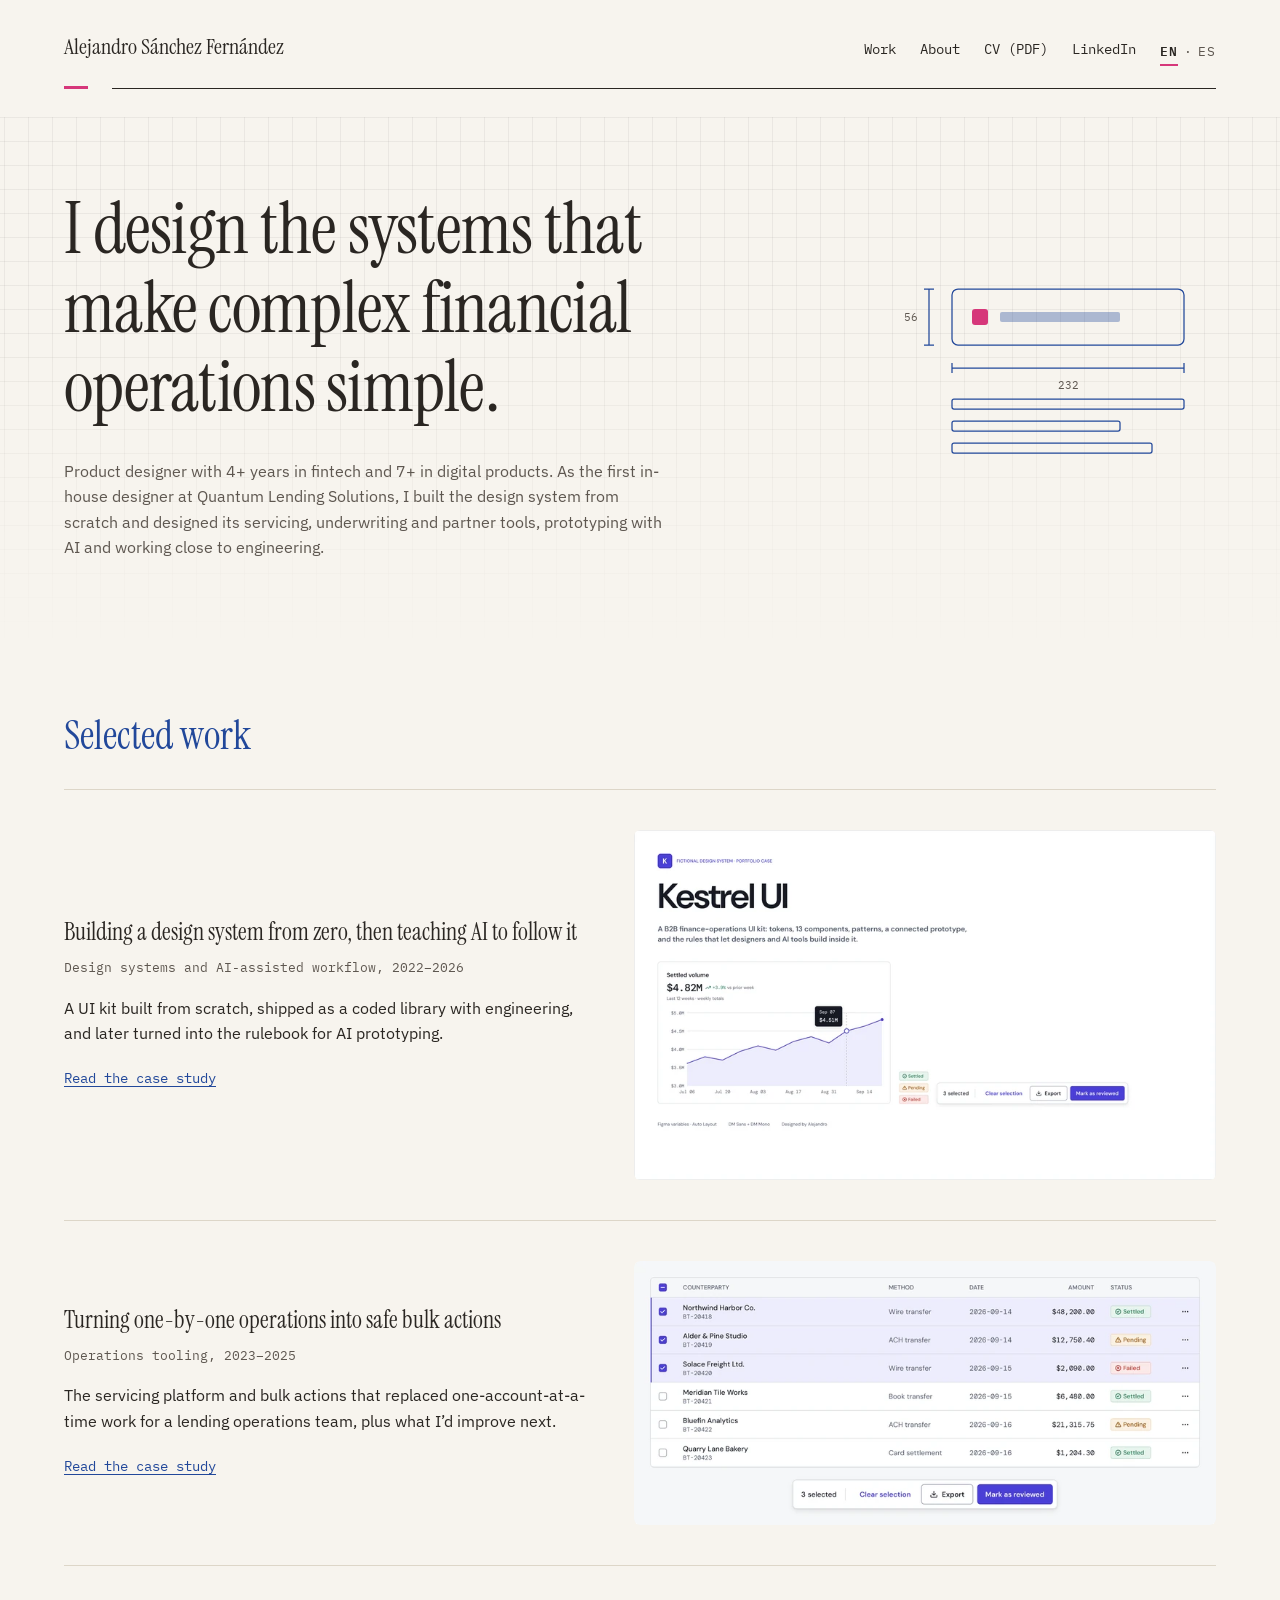
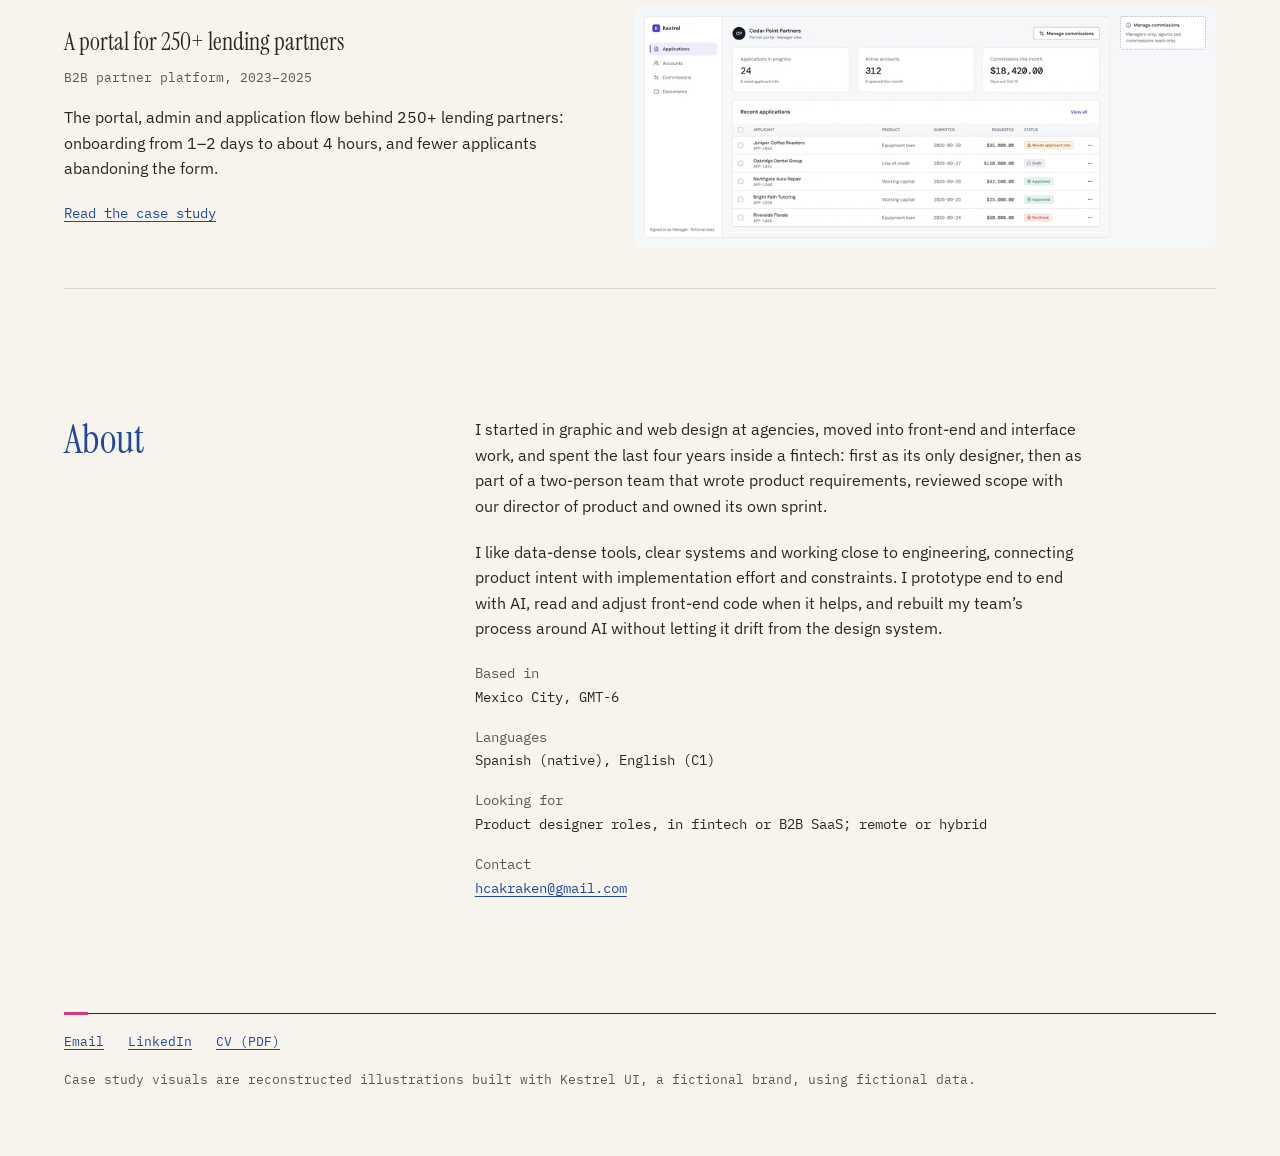
<file: index.html>
<!doctype html>
<html lang="en">
<head>
<meta charset="utf-8">
<meta name="viewport" content="width=device-width, initial-scale=1">
<title>Alejandro Sánchez Fernández, Product Designer</title>
<meta name="description" content="Product designer in fintech and B2B SaaS. Lending operations tools, partner portals and design systems, prototyped end to end with AI. Mexico City, open to remote and hybrid.">
<link rel="canonical" href="https://alejandrosfdesign.github.io/">
<link rel="alternate" hreflang="en" href="https://alejandrosfdesign.github.io/">
<link rel="alternate" hreflang="es" href="https://alejandrosfdesign.github.io/es/">
<link rel="alternate" hreflang="x-default" href="https://alejandrosfdesign.github.io/">
<meta property="og:type" content="website">
<meta property="og:site_name" content="Alejandro Sánchez Fernández">
<meta property="og:title" content="Alejandro Sánchez Fernández, Product Designer">
<meta property="og:description" content="Product designer in fintech and B2B SaaS. Lending operations tools, partner portals and design systems, prototyped end to end with AI. Mexico City, open to remote and hybrid.">
<meta property="og:url" content="https://alejandrosfdesign.github.io/">
<meta property="og:image" content="https://alejandrosfdesign.github.io/assets/og/og-home.png">
<meta property="og:image:width" content="1200">
<meta property="og:image:height" content="630">
<meta property="og:image:alt" content="Alejandro Sánchez Fernández, Product Designer">
<meta name="twitter:card" content="summary_large_image">
<link rel="preconnect" href="https://fonts.googleapis.com">
<link rel="preconnect" href="https://fonts.gstatic.com" crossorigin>
<link rel="stylesheet" href="https://fonts.googleapis.com/css2?family=Instrument+Serif&family=IBM+Plex+Mono:wght@400;500;600&family=IBM+Plex+Sans:wght@400;500;600&display=swap">
<script>document.documentElement.classList.add("js")</script>
<link rel="stylesheet" href="assets/style.css?v=12">
<link rel="icon" href="assets/icons/favicon.svg" type="image/svg+xml">
<link rel="icon" href="assets/icons/favicon-32.png" sizes="32x32" type="image/png">
<link rel="apple-touch-icon" href="assets/icons/apple-touch-icon.png">
</head>
<body>
<a class="skip" href="#main">Skip to content</a>

<header class="site-head">
  <div class="wrap">
    <a class="site-name" href="index.html">Alejandro Sánchez Fernández</a>
    <nav class="site-nav" aria-label="Main">
      <a href="#work">Work</a>
      <a href="#about">About</a>
      <a href="cv/Alejandro-Sanchez-Fernandez-CV.pdf">CV (PDF)</a>
      <a href="https://www.linkedin.com/in/alejandrokraken">LinkedIn</a>
      <span class="lang-switch" aria-label="Language"><a href="./" lang="en" hreflang="en" aria-current="page">EN</a><span aria-hidden="true">·</span><a href="es/" lang="es" hreflang="es">ES</a></span>
    </nav>
  </div>
  <div class="wrap rule" aria-hidden="true" style="margin-top: 20px;"></div>
</header>

<main id="main">
  <section class="hero">
    <div class="wrap intro">
      <svg class="hero-spec" viewBox="0 0 320 220" aria-hidden="true" focusable="false">
        <g fill="none" stroke="currentColor" stroke-width="1.25">
          <rect class="draw" style="--d:.2s;--t:.9s" pathLength="1" x="56" y="24" width="232" height="56" rx="6"/>
          <path class="draw" style="--d:1s;--t:.6s" pathLength="1" d="M56 98v10M288 98v10M56 103h232"/>
          <path class="draw" style="--d:1.3s;--t:.5s" pathLength="1" d="M38 24h-10M38 80h-10M33 24v56"/>
          <rect class="draw" style="--d:1.6s;--t:.6s" pathLength="1" x="56" y="134" width="232" height="10" rx="2"/>
          <rect class="draw" style="--d:1.75s;--t:.5s" pathLength="1" x="56" y="156" width="168" height="10" rx="2"/>
          <rect class="draw" style="--d:1.9s;--t:.55s" pathLength="1" x="56" y="178" width="200" height="10" rx="2"/>
        </g>
        <rect x="76" y="44" width="16" height="16" rx="3" class="spec-accent pop" style="--d:.95s"/>
        <rect x="104" y="47" width="120" height="10" rx="2" class="spec-fill grow" style="--d:1.1s"/>
        <text x="172" y="124" text-anchor="middle" class="fade" style="--d:1.45s">232</text>
        <text x="22" y="56" text-anchor="end" class="fade" style="--d:1.7s">56</text>
      </svg>
      <h1>I design the systems that make complex financial operations simple.</h1>
      <p class="lede">Product designer with 4+ years in fintech and 7+ in digital products. As the first in-house designer at Quantum Lending Solutions, I built the design system from scratch and designed its servicing, underwriting and partner tools, prototyping with AI and working close to engineering.</p>
    </div>
  </section>

  <section class="section" id="work" aria-labelledby="work-title">
    <div class="wrap">
      <div class="section-head"><h2 id="work-title">Selected work</h2></div>
      <div class="work">
        <article class="work-item">
          <div>
            <h3><a href="case-01.html">Building a design system from zero, then teaching AI to follow it</a></h3>
            <p class="meta">Design systems and AI-assisted workflow, 2022–2026</p>
            <p class="summary">A UI kit built from scratch, shipped as a coded library with engineering, and later turned into the rulebook for AI prototyping.</p>
            <a class="go" href="case-01.html">Read the case study</a>
          </div>
          <figure>
            <a href="case-01.html" tabindex="-1" aria-hidden="true"><picture><source media="(max-width: 700px)" type="image/webp" srcset="assets/img/c1-hero-cover-m-800.webp 800w, assets/img/c1-hero-cover-m.webp 1344w" sizes="calc(100vw - 48px)"><source media="(max-width: 700px)" srcset="assets/img/c1-hero-cover-m.png"><img src="assets/img/c1-hero-cover.png" srcset="assets/img/c1-hero-cover-800.webp 800w, assets/img/c1-hero-cover-1600.webp 1600w, assets/img/c1-hero-cover.webp 3200w" sizes="(max-width: 800px) calc(100vw - 48px), 600px" alt="" width="3200" height="1920" loading="lazy"></picture></a>
          </figure>
        </article>
        <article class="work-item">
          <div>
            <h3><a href="case-02.html">Turning <span style="white-space: nowrap">one-by-one</span> operations into safe bulk actions</a></h3>
            <p class="meta">Operations tooling, 2023–2025</p>
            <p class="summary">The servicing platform and bulk actions that replaced one-account-at-a-time work for a lending operations team, plus what I’d improve next.</p>
            <a class="go" href="case-02.html">Read the case study</a>
          </div>
          <figure>
            <a href="case-02.html" tabindex="-1" aria-hidden="true"><picture><source media="(max-width: 700px)" type="image/webp" srcset="assets/img/c2-v2-selectable-table-m.webp 857w" sizes="calc(100vw - 48px)"><source media="(max-width: 700px)" srcset="assets/img/c2-v2-selectable-table-m.png"><img src="assets/img/c2-v2-selectable-table.png" srcset="assets/img/c2-v2-selectable-table-800.webp 800w, assets/img/c2-v2-selectable-table-1600.webp 1600w, assets/img/c2-v2-selectable-table.webp 2308w" sizes="(max-width: 800px) calc(100vw - 48px), 600px" alt="" width="2308" height="1048" loading="lazy"></picture></a>
          </figure>
        </article>
        <article class="work-item">
          <div>
            <h3><a href="case-03.html">A portal for 250+ lending partners</a></h3>
            <p class="meta">B2B partner platform, 2023–2025</p>
            <p class="summary">The portal, admin and application flow behind 250+ lending partners: onboarding from 1–2 days to about 4 hours, and fewer applicants abandoning the form.</p>
            <a class="go" href="case-03.html">Read the case study</a>
          </div>
          <figure>
            <a href="case-03.html" tabindex="-1" aria-hidden="true"><picture><source media="(max-width: 700px)" type="image/webp" srcset="assets/img/c3-v1-partner-dashboard-m-800.webp 800w, assets/img/c3-v1-partner-dashboard-m.webp 1558w" sizes="calc(100vw - 48px)"><source media="(max-width: 700px)" srcset="assets/img/c3-v1-partner-dashboard-m.png"><img src="assets/img/c3-v1-partner-dashboard.png" srcset="assets/img/c3-v1-partner-dashboard-800.webp 800w, assets/img/c3-v1-partner-dashboard-1600.webp 1600w, assets/img/c3-v1-partner-dashboard.webp 3604w" sizes="(max-width: 800px) calc(100vw - 48px), 600px" alt="" width="3604" height="1500" loading="lazy"></picture></a>
          </figure>
        </article>
      </div>
    </div>
  </section>

  <section class="section" id="about" aria-labelledby="about-title">
    <div class="wrap about">
      <div>
        <h2 id="about-title">About</h2>
      </div>
      <div class="body">
        <p class="measure">I started in graphic and web design at agencies, moved into front-end and interface work, and spent the last four years inside a fintech: first as its only designer, then as part of a two-person team that wrote product requirements, reviewed scope with our director of product and owned its own sprint.</p>
        <p class="measure">I like data-dense tools, clear systems and working close to engineering, connecting product intent with implementation effort and constraints. I prototype end to end with AI, read and adjust front-end code when it helps, and rebuilt my team’s process around AI without letting it drift from the design system.</p>
        <dl>
          <div><dt>Based in</dt><dd>Mexico City, GMT-6</dd></div>
          <div><dt>Languages</dt><dd>Spanish (native), English (C1)</dd></div>
          <div><dt>Looking for</dt><dd>Product designer roles, in fintech or B2B SaaS; remote or hybrid</dd></div>
          <div><dt>Contact</dt><dd><a href="mailto:hcakraken@gmail.com">hcakraken@gmail.com</a></dd></div>
        </dl>
      </div>
    </div>
  </section>
</main>

<footer class="site-foot">
  <div class="wrap">
    <div class="rule" aria-hidden="true"></div>
    <div class="links">
      <a href="mailto:hcakraken@gmail.com">Email</a>
      <a href="https://www.linkedin.com/in/alejandrokraken">LinkedIn</a>
      <a href="cv/Alejandro-Sanchez-Fernandez-CV.pdf">CV (PDF)</a>
    </div>
    <p>Case study visuals are reconstructed illustrations built with Kestrel UI, a fictional brand, using fictional data.</p>
  </div>
</footer>
<script>
(() => {
  if (!('IntersectionObserver' in window) || matchMedia('(prefers-reduced-motion: reduce)').matches) return;
  const sel = '.work-item, .about > *, .fig, .fig-pair, .diagram, .prose, .note, .next';
  const els = [...document.querySelectorAll(sel)].filter(el => !el.parentElement.closest('.fig-pair'));
  els.forEach(el => el.classList.add('reveal'));
  document.querySelectorAll('.flow, .matrix tbody').forEach(list => [...list.children].forEach((c, i) => c.style.setProperty('--i', i)));
  const io = new IntersectionObserver(entries => {
    entries.forEach(e => { if (e.isIntersecting) { e.target.classList.add('is-visible'); io.unobserve(e.target); } });
  }, { threshold: 0.05, rootMargin: '0px 0px -6% 0px' });
  els.forEach(el => io.observe(el));
})();
</script>
</body>
</html>
</file>
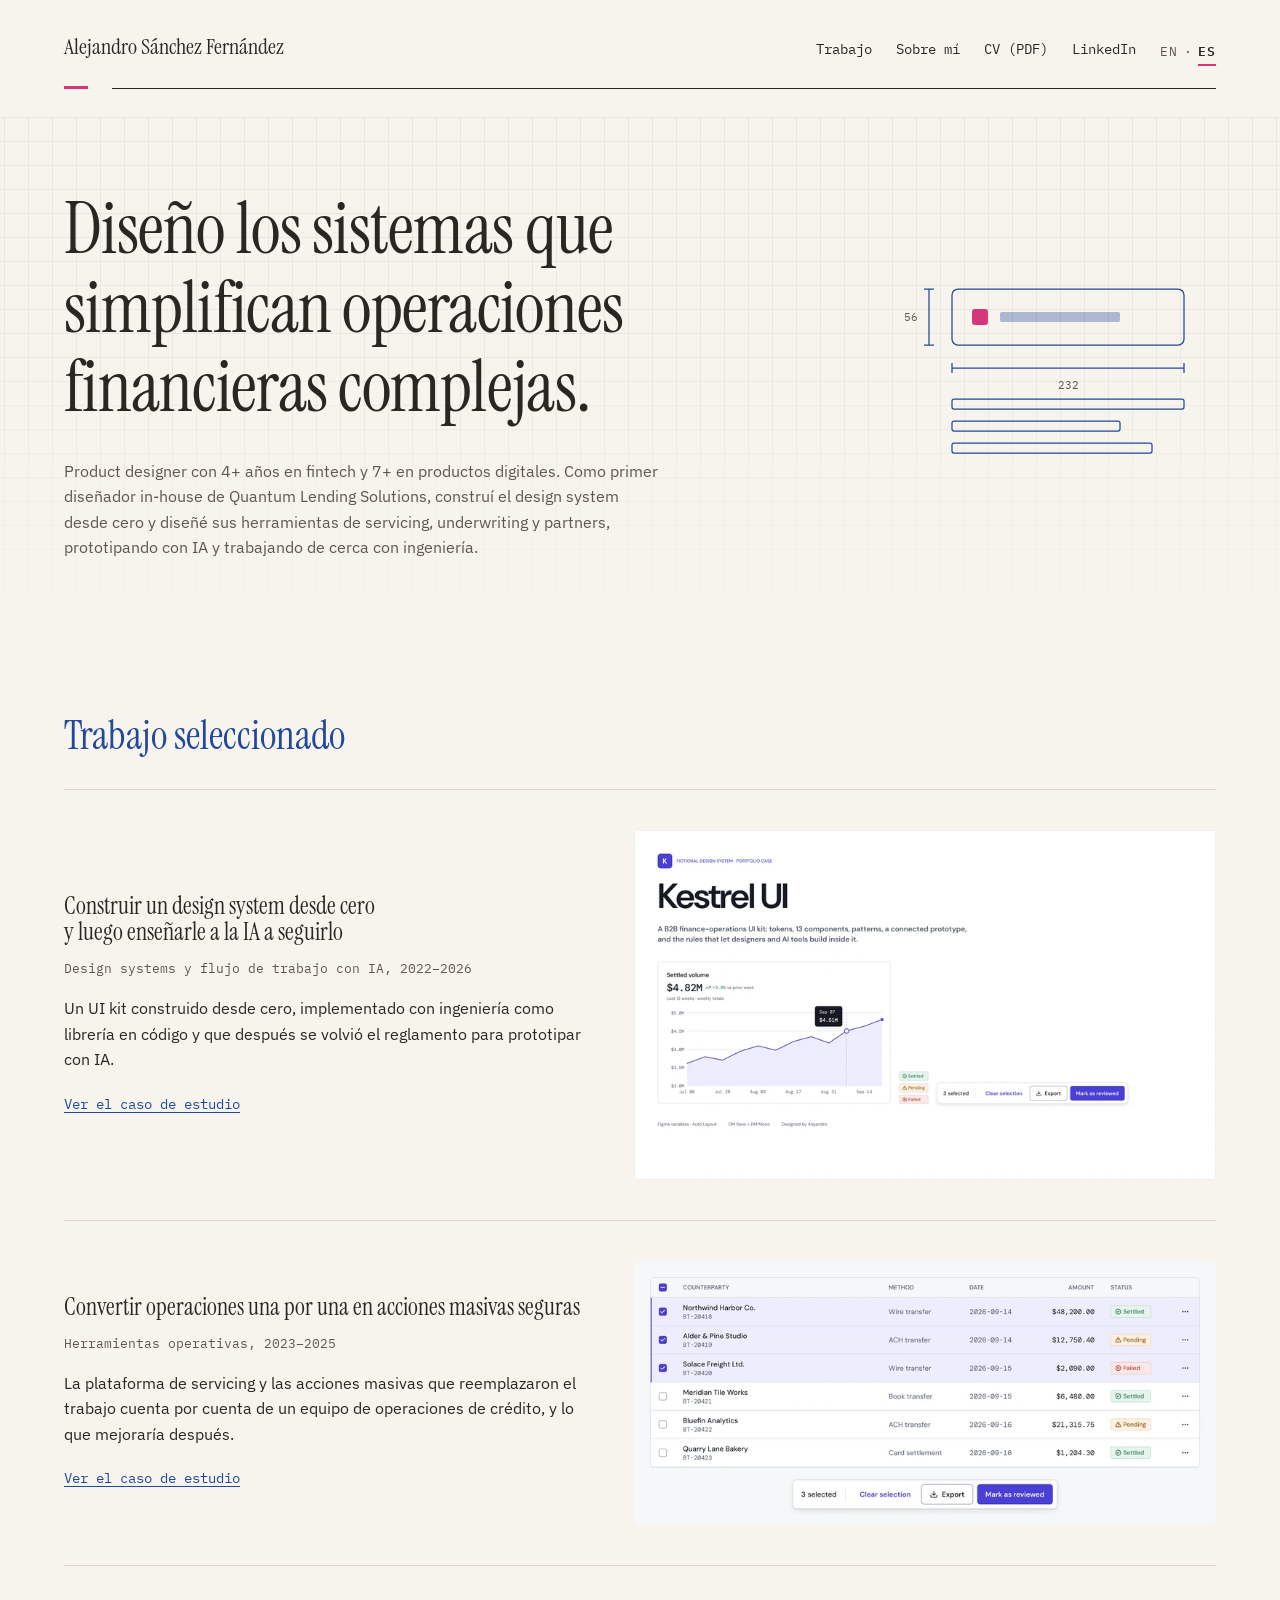
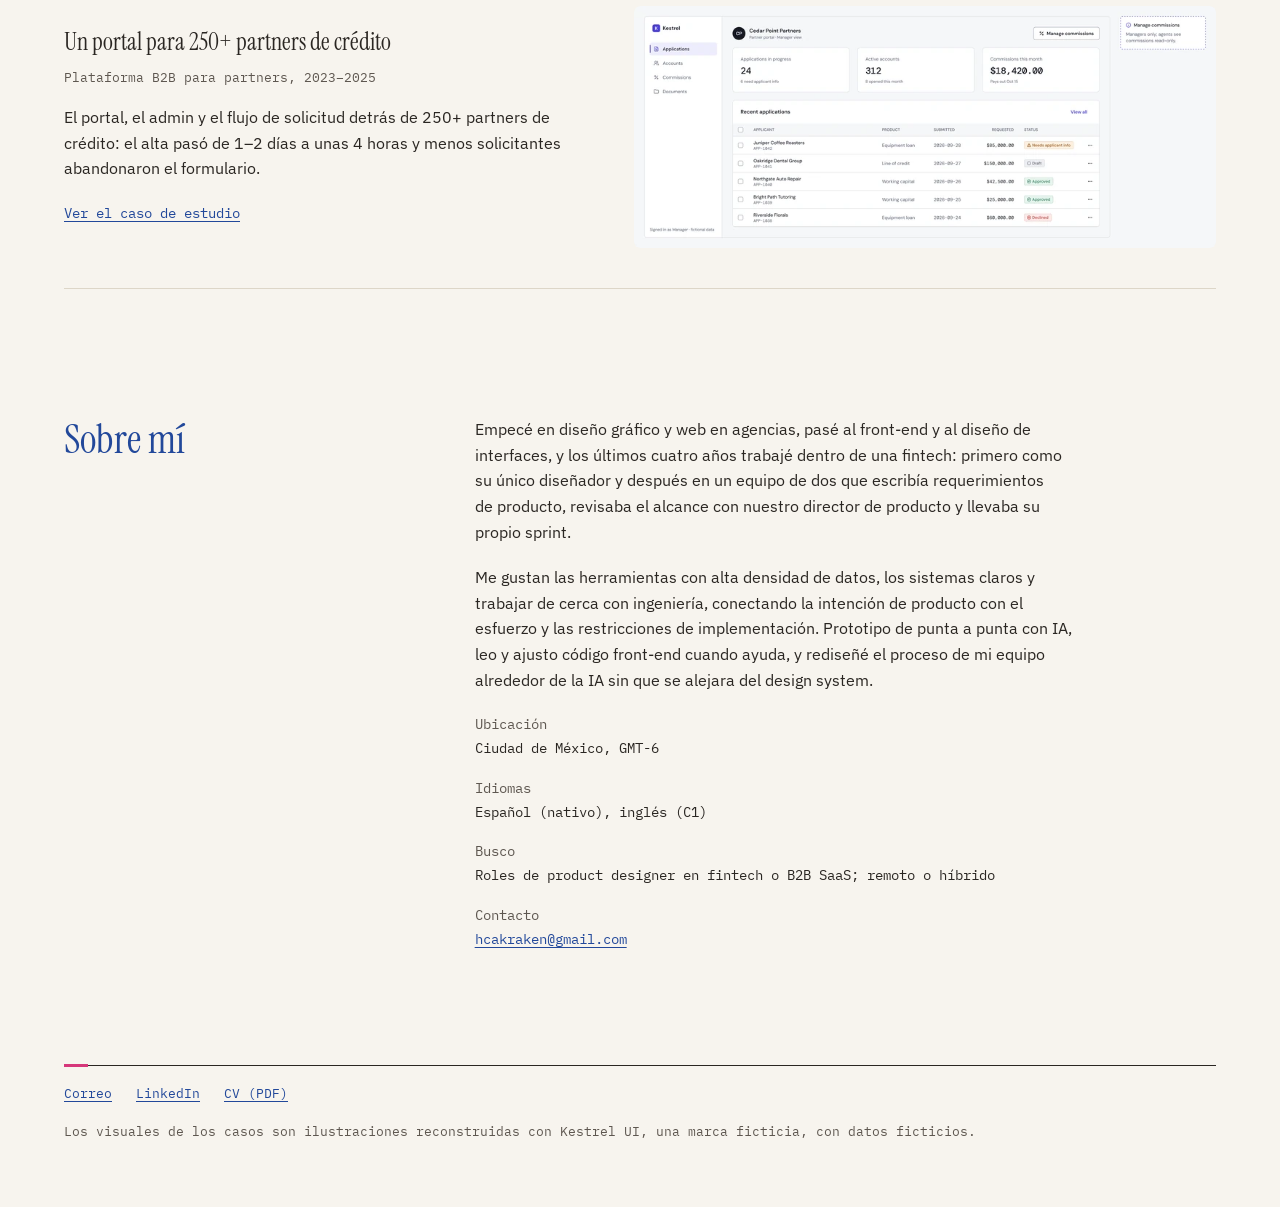
<file: es/index.html>
<!doctype html>
<html lang="es">
<head>
<meta charset="utf-8">
<meta name="viewport" content="width=device-width, initial-scale=1">
<title>Alejandro Sánchez Fernández, Product Designer</title>
<meta name="description" content="Product designer en fintech y B2B SaaS. Herramientas operativas de crédito, portales para partners y design systems, prototipados de punta a punta con IA. Ciudad de México, abierto a remoto e híbrido.">
<link rel="canonical" href="https://alejandrosfdesign.github.io/es/">
<link rel="alternate" hreflang="en" href="https://alejandrosfdesign.github.io/">
<link rel="alternate" hreflang="es" href="https://alejandrosfdesign.github.io/es/">
<link rel="alternate" hreflang="x-default" href="https://alejandrosfdesign.github.io/">
<meta property="og:type" content="website">
<meta property="og:site_name" content="Alejandro Sánchez Fernández">
<meta property="og:title" content="Alejandro Sánchez Fernández, Product Designer">
<meta property="og:description" content="Product designer en fintech y B2B SaaS. Herramientas operativas de crédito, portales para partners y design systems, prototipados de punta a punta con IA. Ciudad de México, abierto a remoto e híbrido.">
<meta property="og:locale" content="es_MX">
<meta property="og:url" content="https://alejandrosfdesign.github.io/es/">
<meta property="og:image" content="https://alejandrosfdesign.github.io/assets/og/og-home-es.png">
<meta property="og:image:width" content="1200">
<meta property="og:image:height" content="630">
<meta property="og:image:alt" content="Alejandro Sánchez Fernández, Product Designer">
<meta name="twitter:card" content="summary_large_image">
<link rel="preconnect" href="https://fonts.googleapis.com">
<link rel="preconnect" href="https://fonts.gstatic.com" crossorigin>
<link rel="stylesheet" href="https://fonts.googleapis.com/css2?family=Instrument+Serif&family=IBM+Plex+Mono:wght@400;500;600&family=IBM+Plex+Sans:wght@400;500;600&display=swap">
<script>document.documentElement.classList.add("js")</script>
<link rel="stylesheet" href="../assets/style.css?v=12">
<link rel="icon" href="../assets/icons/favicon.svg" type="image/svg+xml">
<link rel="icon" href="../assets/icons/favicon-32.png" sizes="32x32" type="image/png">
<link rel="apple-touch-icon" href="../assets/icons/apple-touch-icon.png">
</head>
<body>
<a class="skip" href="#main">Saltar al contenido</a>

<header class="site-head">
  <div class="wrap">
    <a class="site-name" href="./">Alejandro Sánchez Fernández</a>
    <nav class="site-nav" aria-label="Principal">
      <a href="#work">Trabajo</a>
      <a href="#about">Sobre mí</a>
      <a href="../cv/Alejandro-Sanchez-Fernandez-CV-ES.pdf">CV (PDF)</a>
      <a href="https://www.linkedin.com/in/alejandrokraken">LinkedIn</a>
      <span class="lang-switch" aria-label="Idioma"><a href="../" lang="en" hreflang="en">EN</a><span aria-hidden="true">·</span><a href="./" lang="es" hreflang="es" aria-current="page">ES</a></span>
    </nav>
  </div>
  <div class="wrap rule" aria-hidden="true" style="margin-top: 20px;"></div>
</header>

<main id="main">
  <section class="hero">
    <div class="wrap intro">
      <svg class="hero-spec" viewBox="0 0 320 220" aria-hidden="true" focusable="false">
        <g fill="none" stroke="currentColor" stroke-width="1.25">
          <rect class="draw" style="--d:.2s;--t:.9s" pathLength="1" x="56" y="24" width="232" height="56" rx="6"/>
          <path class="draw" style="--d:1s;--t:.6s" pathLength="1" d="M56 98v10M288 98v10M56 103h232"/>
          <path class="draw" style="--d:1.3s;--t:.5s" pathLength="1" d="M38 24h-10M38 80h-10M33 24v56"/>
          <rect class="draw" style="--d:1.6s;--t:.6s" pathLength="1" x="56" y="134" width="232" height="10" rx="2"/>
          <rect class="draw" style="--d:1.75s;--t:.5s" pathLength="1" x="56" y="156" width="168" height="10" rx="2"/>
          <rect class="draw" style="--d:1.9s;--t:.55s" pathLength="1" x="56" y="178" width="200" height="10" rx="2"/>
        </g>
        <rect x="76" y="44" width="16" height="16" rx="3" class="spec-accent pop" style="--d:.95s"/>
        <rect x="104" y="47" width="120" height="10" rx="2" class="spec-fill grow" style="--d:1.1s"/>
        <text x="172" y="124" text-anchor="middle" class="fade" style="--d:1.45s">232</text>
        <text x="22" y="56" text-anchor="end" class="fade" style="--d:1.7s">56</text>
      </svg>
      <h1>Diseño los sistemas que simplifican operaciones financieras complejas.</h1>
      <p class="lede">Product designer con 4+ años en fintech y 7+ en productos digitales. Como primer diseñador in-house de Quantum Lending Solutions, construí el design system desde cero y diseñé sus herramientas de servicing, underwriting y partners, prototipando con IA y trabajando de cerca con ingeniería.</p>
    </div>
  </section>

  <section class="section" id="work" aria-labelledby="work-title">
    <div class="wrap">
      <div class="section-head"><h2 id="work-title">Trabajo seleccionado</h2></div>
      <div class="work">
        <article class="work-item">
          <div>
            <h3><a href="case-01.html">Construir un design system desde cero y luego enseñarle a la IA a seguirlo</a></h3>
            <p class="meta">Design systems y flujo de trabajo con IA, 2022–2026</p>
            <p class="summary">Un UI kit construido desde cero, implementado con ingeniería como librería en código y que después se volvió el reglamento para prototipar con IA.</p>
            <a class="go" href="case-01.html">Ver el caso de estudio</a>
          </div>
          <figure>
            <a href="case-01.html" tabindex="-1" aria-hidden="true"><picture><source media="(max-width: 700px)" type="image/webp" srcset="../assets/img/c1-hero-cover-m-800.webp 800w, ../assets/img/c1-hero-cover-m.webp 1344w" sizes="calc(100vw - 48px)"><source media="(max-width: 700px)" srcset="../assets/img/c1-hero-cover-m.png"><img src="../assets/img/c1-hero-cover.png" srcset="../assets/img/c1-hero-cover-800.webp 800w, ../assets/img/c1-hero-cover-1600.webp 1600w, ../assets/img/c1-hero-cover.webp 3200w" sizes="(max-width: 800px) calc(100vw - 48px), 600px" alt="" width="3200" height="1920" loading="lazy"></picture></a>
          </figure>
        </article>
        <article class="work-item">
          <div>
            <h3><a href="case-02.html">Convertir operaciones <span style="white-space: nowrap">una por una</span> en acciones masivas seguras</a></h3>
            <p class="meta">Herramientas operativas, 2023–2025</p>
            <p class="summary">La plataforma de servicing y las acciones masivas que reemplazaron el trabajo cuenta por cuenta de un equipo de operaciones de crédito, y lo que mejoraría después.</p>
            <a class="go" href="case-02.html">Ver el caso de estudio</a>
          </div>
          <figure>
            <a href="case-02.html" tabindex="-1" aria-hidden="true"><picture><source media="(max-width: 700px)" type="image/webp" srcset="../assets/img/c2-v2-selectable-table-m.webp 857w" sizes="calc(100vw - 48px)"><source media="(max-width: 700px)" srcset="../assets/img/c2-v2-selectable-table-m.png"><img src="../assets/img/c2-v2-selectable-table.png" srcset="../assets/img/c2-v2-selectable-table-800.webp 800w, ../assets/img/c2-v2-selectable-table-1600.webp 1600w, ../assets/img/c2-v2-selectable-table.webp 2308w" sizes="(max-width: 800px) calc(100vw - 48px), 600px" alt="" width="2308" height="1048" loading="lazy"></picture></a>
          </figure>
        </article>
        <article class="work-item">
          <div>
            <h3><a href="case-03.html">Un portal para 250+ partners de crédito</a></h3>
            <p class="meta">Plataforma B2B para partners, 2023–2025</p>
            <p class="summary">El portal, el admin y el flujo de solicitud detrás de 250+ partners de crédito: el alta pasó de 1–2 días a unas 4 horas y menos solicitantes abandonaron el formulario.</p>
            <a class="go" href="case-03.html">Ver el caso de estudio</a>
          </div>
          <figure>
            <a href="case-03.html" tabindex="-1" aria-hidden="true"><picture><source media="(max-width: 700px)" type="image/webp" srcset="../assets/img/c3-v1-partner-dashboard-m-800.webp 800w, ../assets/img/c3-v1-partner-dashboard-m.webp 1558w" sizes="calc(100vw - 48px)"><source media="(max-width: 700px)" srcset="../assets/img/c3-v1-partner-dashboard-m.png"><img src="../assets/img/c3-v1-partner-dashboard.png" srcset="../assets/img/c3-v1-partner-dashboard-800.webp 800w, ../assets/img/c3-v1-partner-dashboard-1600.webp 1600w, ../assets/img/c3-v1-partner-dashboard.webp 3604w" sizes="(max-width: 800px) calc(100vw - 48px), 600px" alt="" width="3604" height="1500" loading="lazy"></picture></a>
          </figure>
        </article>
      </div>
    </div>
  </section>

  <section class="section" id="about" aria-labelledby="about-title">
    <div class="wrap about">
      <div>
        <h2 id="about-title">Sobre mí</h2>
      </div>
      <div class="body">
        <p class="measure">Empecé en diseño gráfico y web en agencias, pasé al front-end y al diseño de interfaces, y los últimos cuatro años trabajé dentro de una fintech: primero como su único diseñador y después en un equipo de dos que escribía requerimientos de producto, revisaba el alcance con nuestro director de producto y llevaba su propio sprint.</p>
        <p class="measure">Me gustan las herramientas con alta densidad de datos, los sistemas claros y trabajar de cerca con ingeniería, conectando la intención de producto con el esfuerzo y las restricciones de implementación. Prototipo de punta a punta con IA, leo y ajusto código front-end cuando ayuda, y rediseñé el proceso de mi equipo alrededor de la IA sin que se alejara del design system.</p>
        <dl>
          <div><dt>Ubicación</dt><dd>Ciudad de México, GMT-6</dd></div>
          <div><dt>Idiomas</dt><dd>Español (nativo), inglés (C1)</dd></div>
          <div><dt>Busco</dt><dd>Roles de product designer en fintech o B2B SaaS; remoto o híbrido</dd></div>
          <div><dt>Contacto</dt><dd><a href="mailto:hcakraken@gmail.com">hcakraken@gmail.com</a></dd></div>
        </dl>
      </div>
    </div>
  </section>
</main>

<footer class="site-foot">
  <div class="wrap">
    <div class="rule" aria-hidden="true"></div>
    <div class="links">
      <a href="mailto:hcakraken@gmail.com">Correo</a>
      <a href="https://www.linkedin.com/in/alejandrokraken">LinkedIn</a>
      <a href="../cv/Alejandro-Sanchez-Fernandez-CV-ES.pdf">CV (PDF)</a>
    </div>
    <p>Los visuales de los casos son ilustraciones reconstruidas con Kestrel UI, una marca ficticia, con datos ficticios.</p>
  </div>
</footer>
<script>
(() => {
  if (!('IntersectionObserver' in window) || matchMedia('(prefers-reduced-motion: reduce)').matches) return;
  const sel = '.work-item, .about > *, .fig, .fig-pair, .diagram, .prose, .note, .next';
  const els = [...document.querySelectorAll(sel)].filter(el => !el.parentElement.closest('.fig-pair'));
  els.forEach(el => el.classList.add('reveal'));
  document.querySelectorAll('.flow, .matrix tbody').forEach(list => [...list.children].forEach((c, i) => c.style.setProperty('--i', i)));
  const io = new IntersectionObserver(entries => {
    entries.forEach(e => { if (e.isIntersecting) { e.target.classList.add('is-visible'); io.unobserve(e.target); } });
  }, { threshold: 0.05, rootMargin: '0px 0px -6% 0px' });
  els.forEach(el => io.observe(el));
})();
</script>
</body>
</html>
</file>
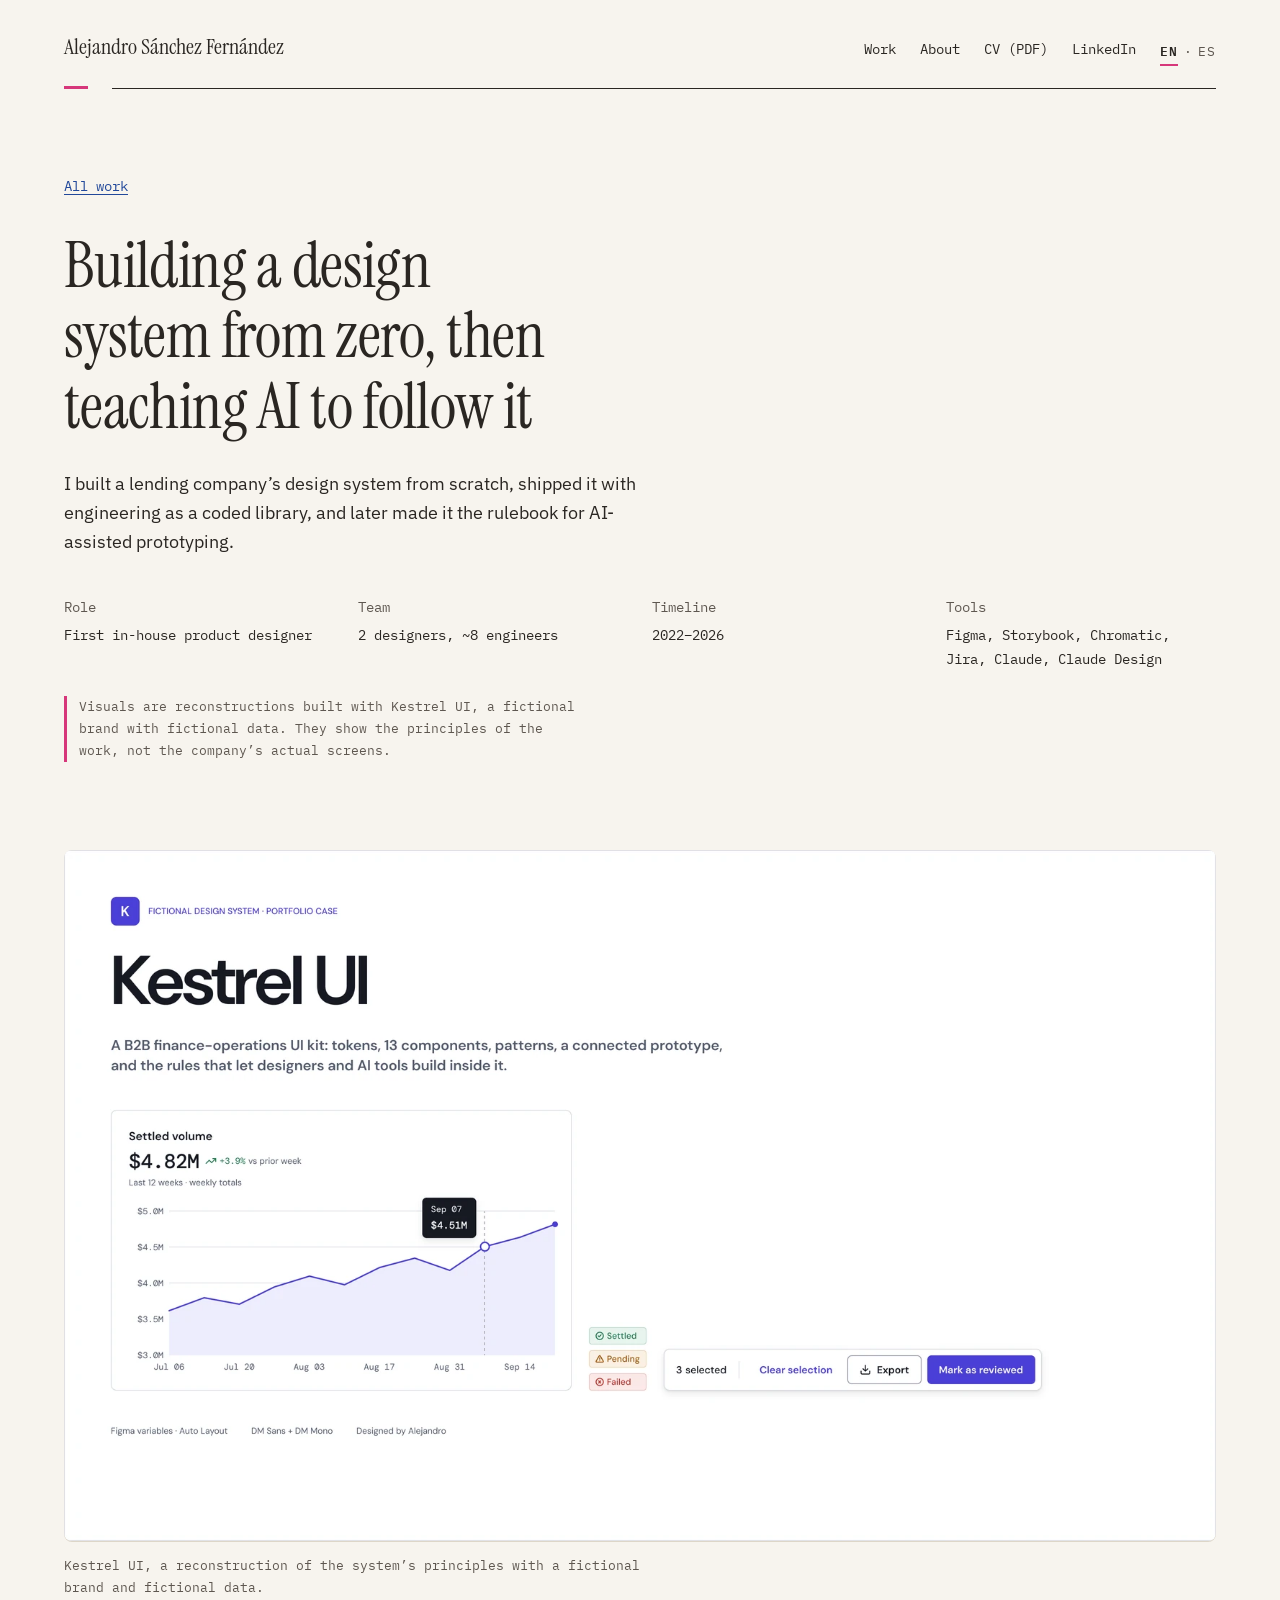
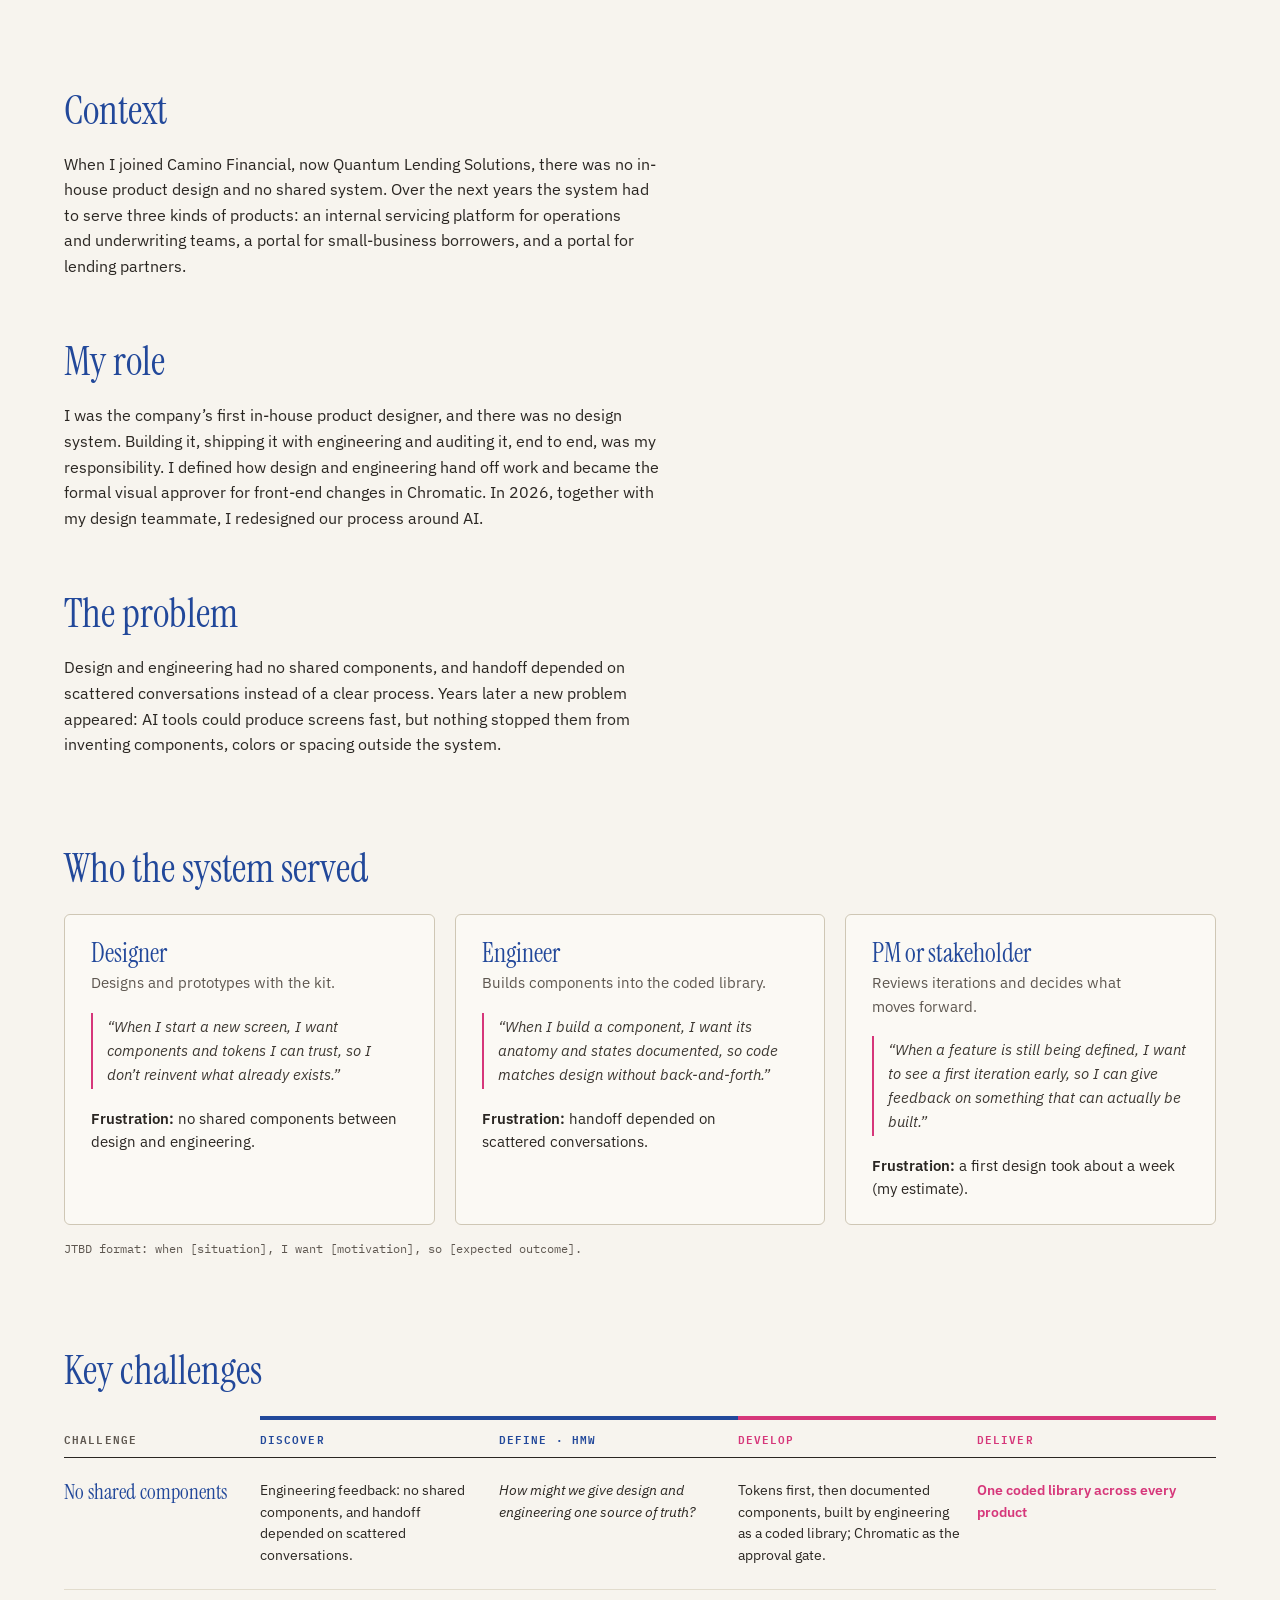
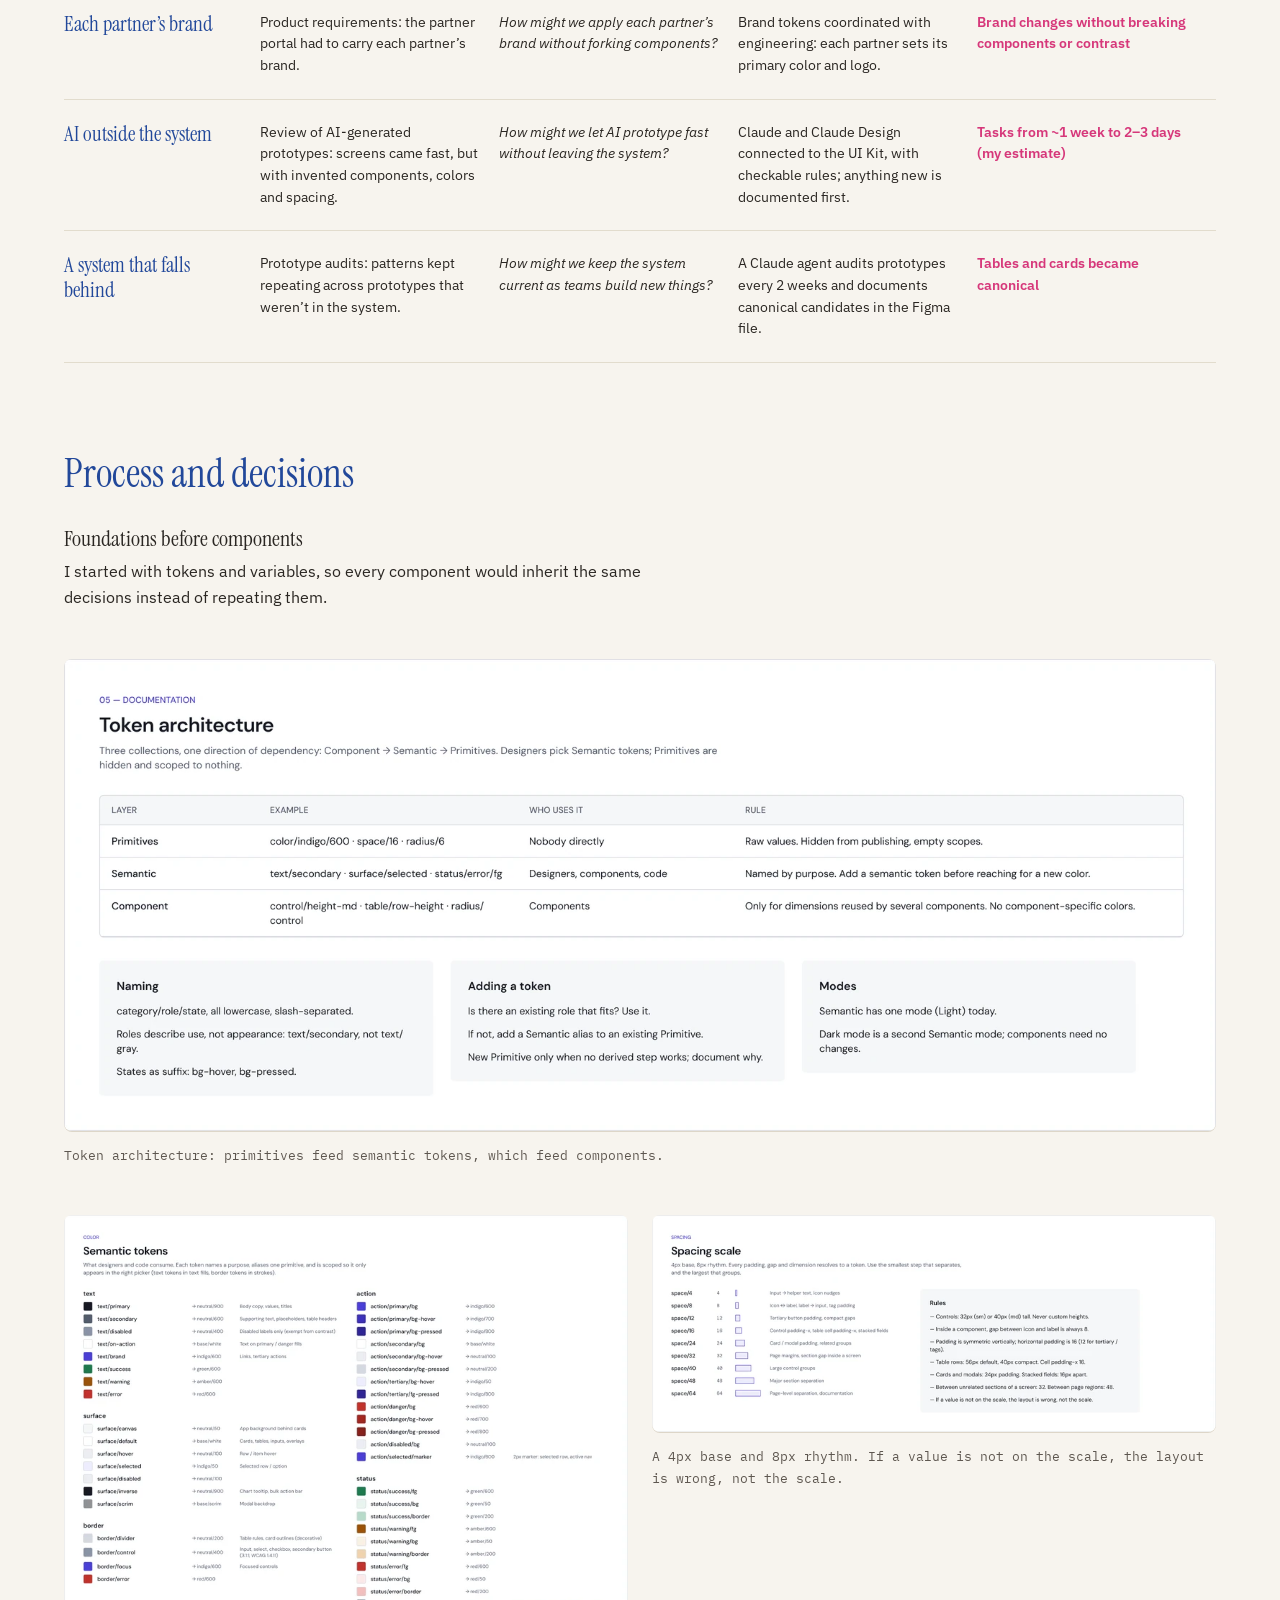
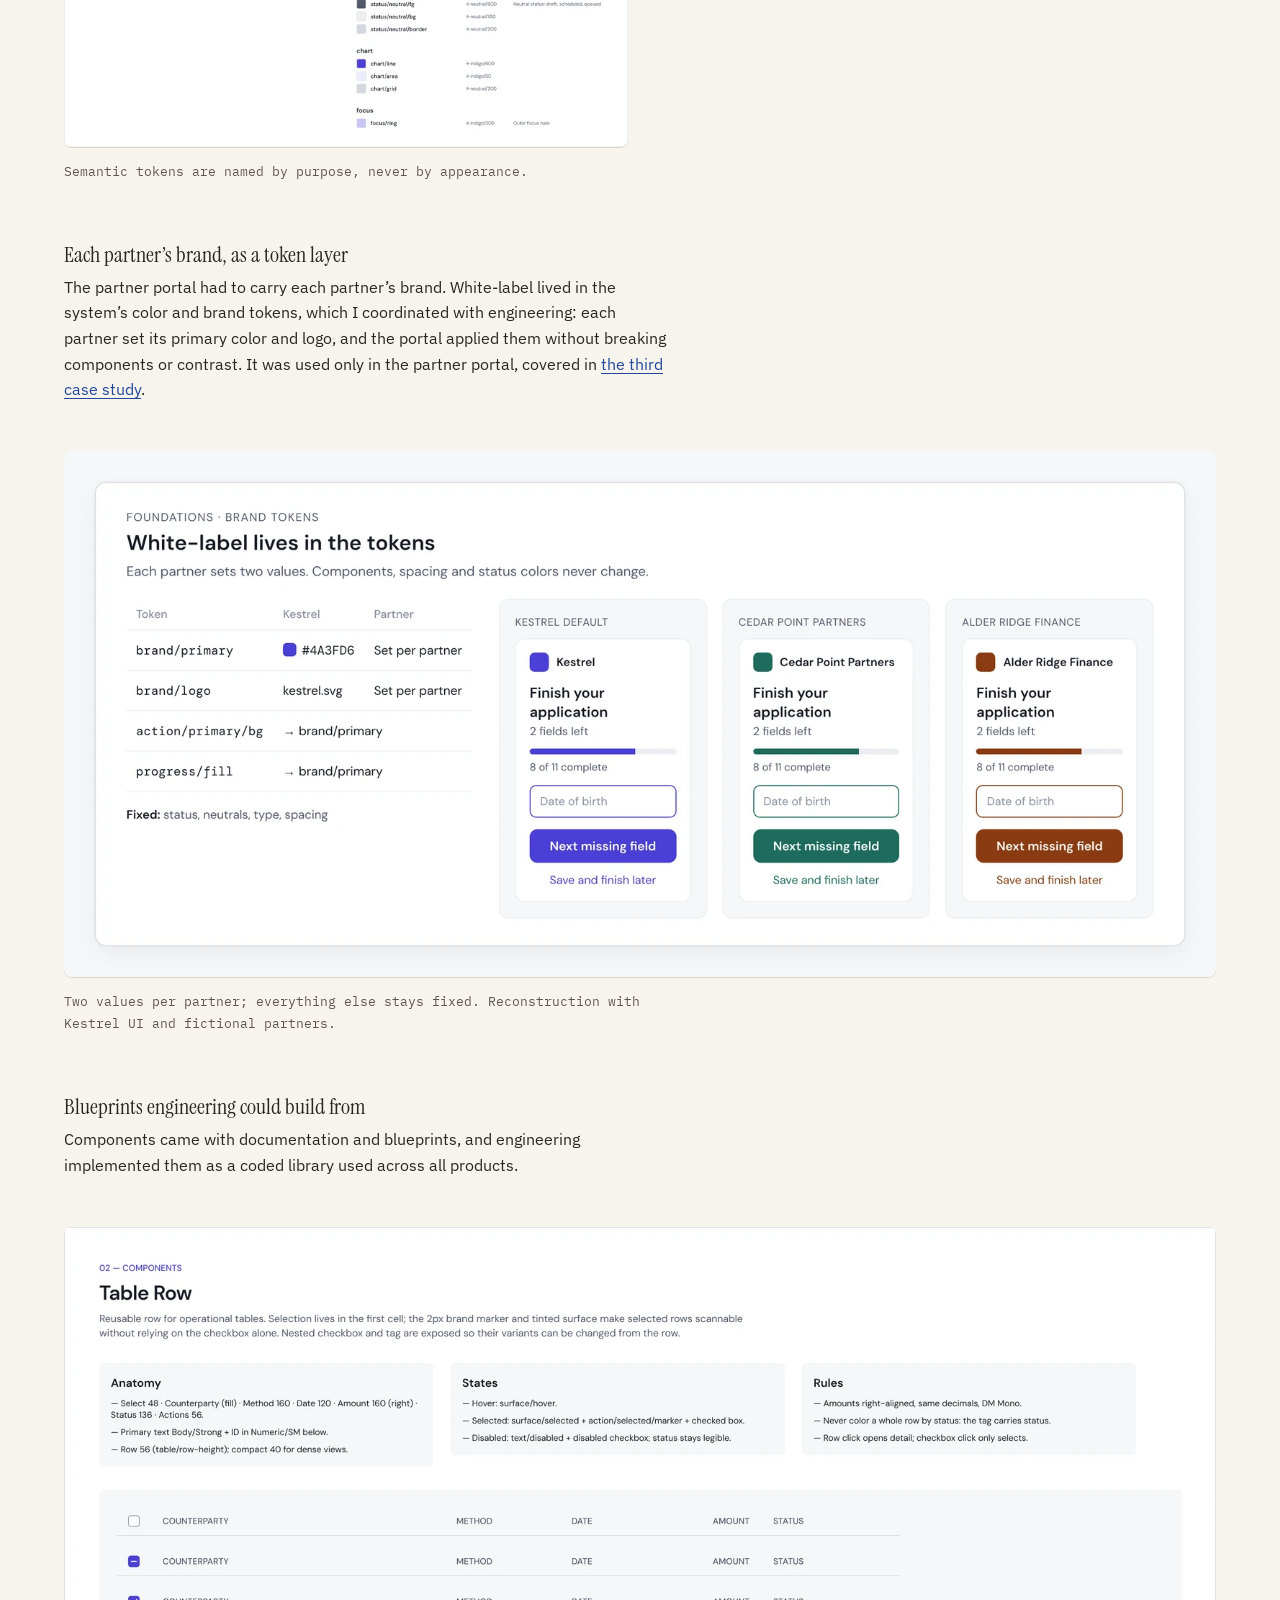
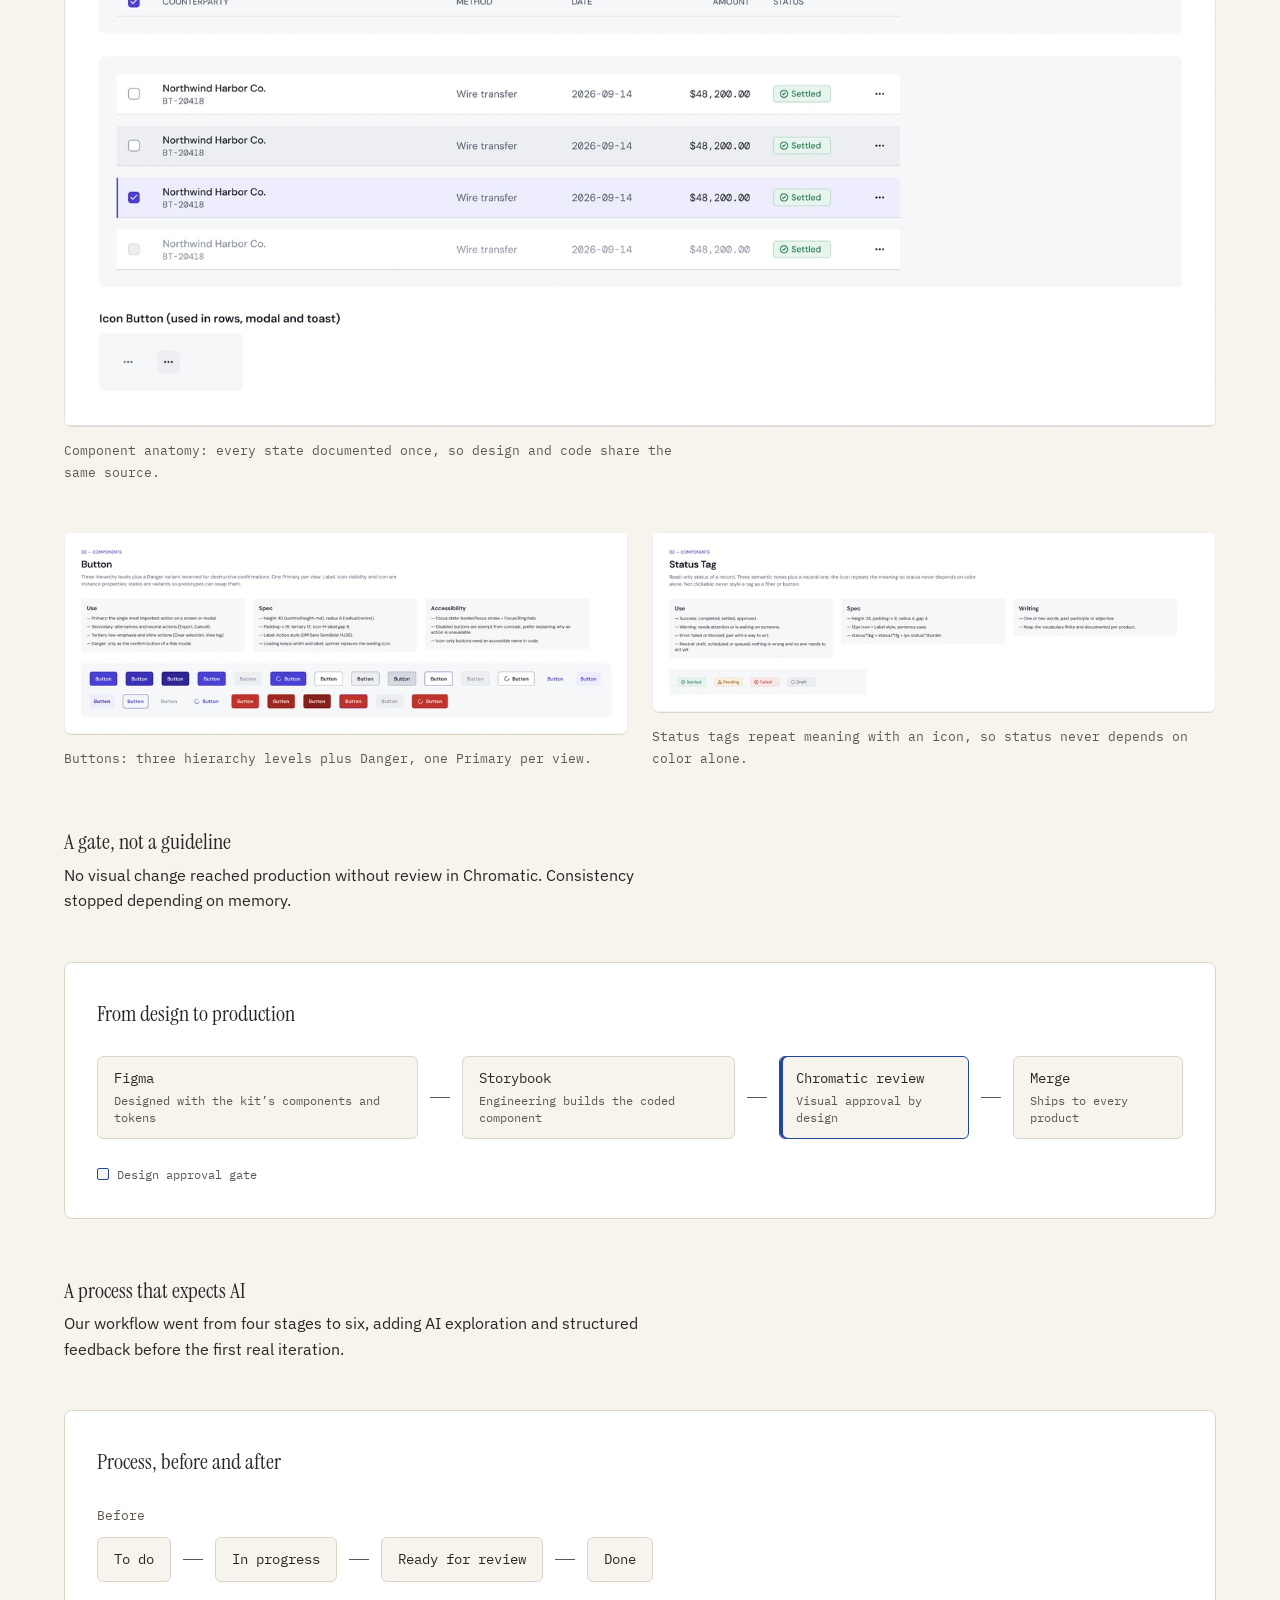
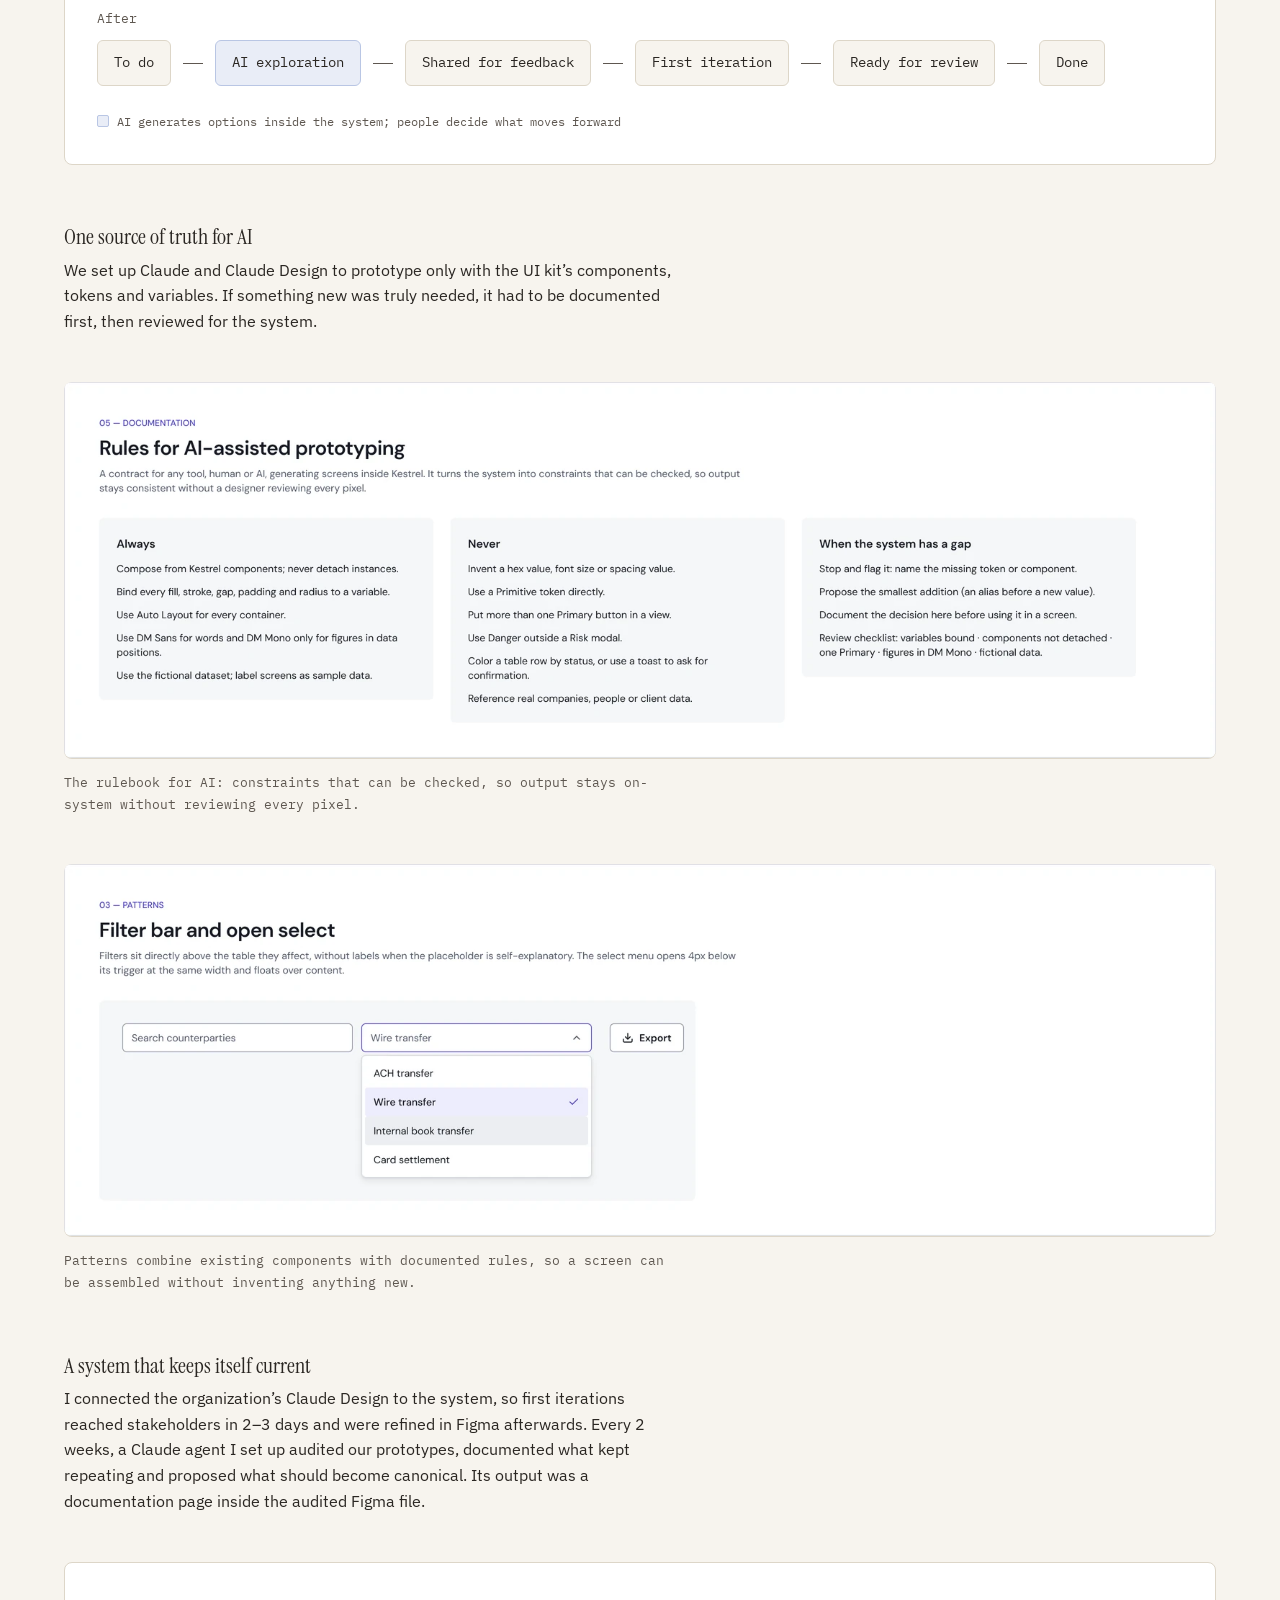
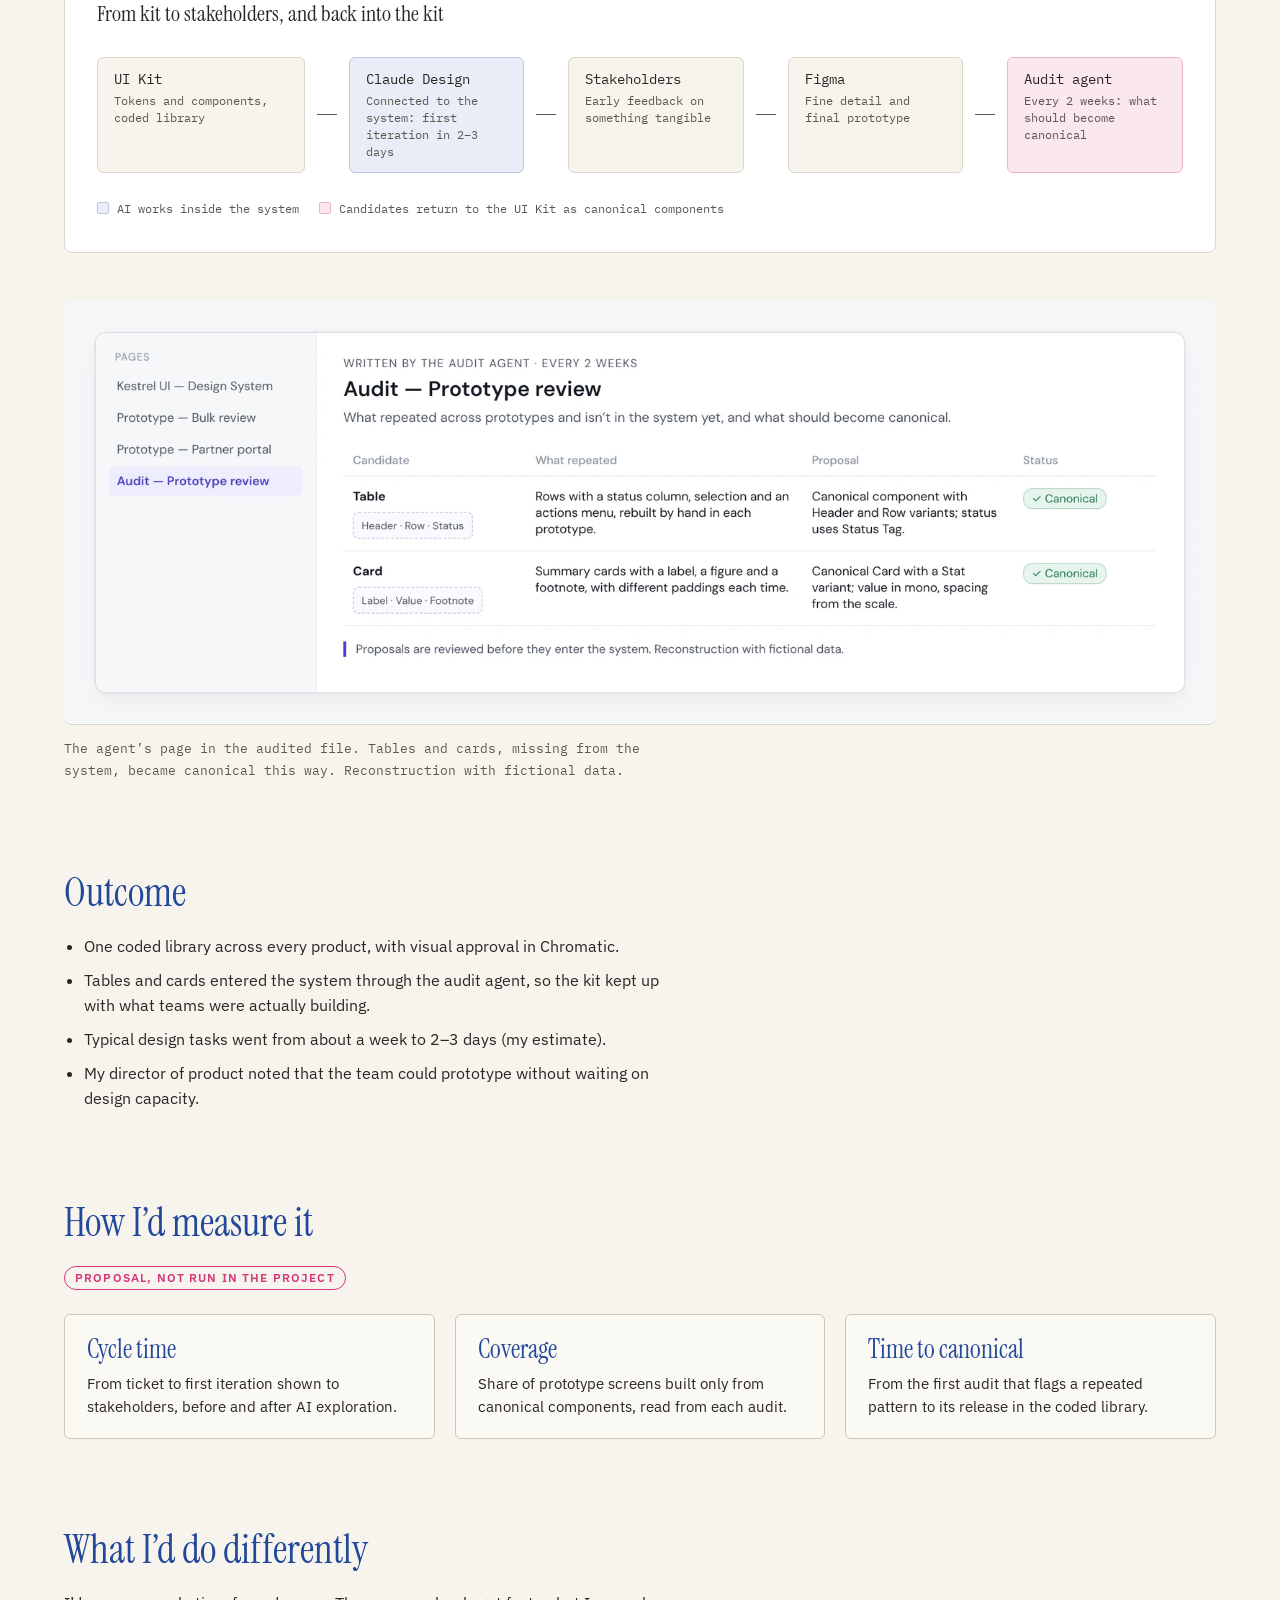
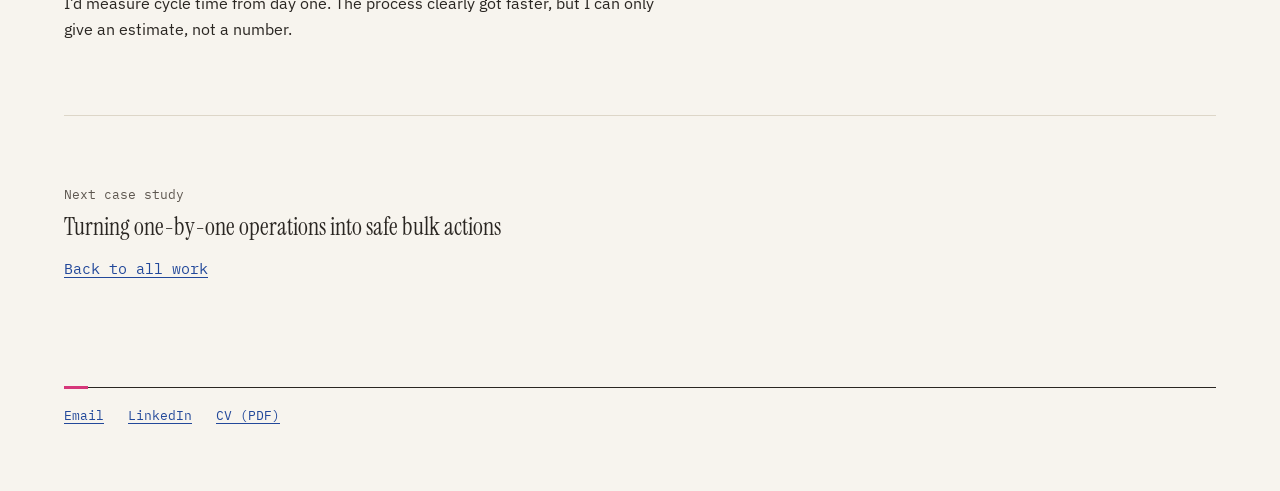
<file: case-01.html>
<!doctype html>
<html lang="en">
<head>
<meta charset="utf-8">
<meta name="viewport" content="width=device-width, initial-scale=1">
<title>Building a design system from zero, then teaching AI to follow it — Alejandro Sánchez Fernández</title>
<meta name="description" content="Case study: a lending company’s design system, built from scratch, shipped as a coded library and turned into the rulebook for AI-assisted prototyping.">
<link rel="canonical" href="https://alejandrosfdesign.github.io/case-01.html">
<link rel="alternate" hreflang="en" href="https://alejandrosfdesign.github.io/case-01.html">
<link rel="alternate" hreflang="es" href="https://alejandrosfdesign.github.io/es/case-01.html">
<link rel="alternate" hreflang="x-default" href="https://alejandrosfdesign.github.io/case-01.html">
<meta property="og:type" content="article">
<meta property="og:site_name" content="Alejandro Sánchez Fernández">
<meta property="og:title" content="Building a design system from zero, then teaching AI to follow it">
<meta property="og:description" content="Case study: a lending company’s design system, built from scratch, shipped as a coded library and turned into the rulebook for AI-assisted prototyping.">
<meta property="og:url" content="https://alejandrosfdesign.github.io/case-01.html">
<meta property="og:image" content="https://alejandrosfdesign.github.io/assets/og/og-case-01.png">
<meta property="og:image:width" content="1200">
<meta property="og:image:height" content="630">
<meta property="og:image:alt" content="Building a design system from zero, then teaching AI to follow it">
<meta name="twitter:card" content="summary_large_image">
<link rel="preconnect" href="https://fonts.googleapis.com">
<link rel="preconnect" href="https://fonts.gstatic.com" crossorigin>
<link rel="stylesheet" href="https://fonts.googleapis.com/css2?family=Instrument+Serif&family=IBM+Plex+Mono:wght@400;500;600&family=IBM+Plex+Sans:wght@400;500;600&display=swap">
<script>document.documentElement.classList.add("js")</script>
<link rel="stylesheet" href="assets/style.css?v=12">
<link rel="icon" href="assets/icons/favicon.svg" type="image/svg+xml">
<link rel="icon" href="assets/icons/favicon-32.png" sizes="32x32" type="image/png">
<link rel="apple-touch-icon" href="assets/icons/apple-touch-icon.png">
</head>
<body>
<a class="skip" href="#main">Skip to content</a>

<header class="site-head">
  <div class="wrap">
    <a class="site-name" href="index.html">Alejandro Sánchez Fernández</a>
    <nav class="site-nav" aria-label="Main">
      <a href="index.html#work">Work</a>
      <a href="index.html#about">About</a>
      <a href="cv/Alejandro-Sanchez-Fernandez-CV.pdf">CV (PDF)</a>
      <a href="https://www.linkedin.com/in/alejandrokraken">LinkedIn</a>
      <span class="lang-switch" aria-label="Language"><a href="case-01.html" lang="en" hreflang="en" aria-current="page">EN</a><span aria-hidden="true">·</span><a href="es/case-01.html" lang="es" hreflang="es">ES</a></span>
    </nav>
  </div>
  <div class="wrap rule" aria-hidden="true" style="margin-top: 20px;"></div>
</header>

<main id="main">
  <section class="case-hero">
    <div class="wrap intro">
      <a class="back" href="index.html#work">All work</a>
      <h1>Building a design system from zero, then teaching AI to follow it</h1>
      <p class="lede">I built a lending company’s design system from scratch, shipped it with engineering as a coded library, and later made it the rulebook for AI-assisted prototyping.</p>
      <dl class="facts">
        <div><dt>Role</dt><dd>First in-house product designer</dd></div>
        <div><dt>Team</dt><dd>2 designers, ~8 engineers</dd></div>
        <div><dt>Timeline</dt><dd>2022–2026</dd></div>
        <div><dt>Tools</dt><dd>Figma, Storybook, Chromatic, Jira, Claude, Claude Design</dd></div>
      </dl>
      <p class="kestrel-note">Visuals are reconstructions built with Kestrel UI, a fictional brand with fictional data. They show the principles of the work, not the company’s actual screens.</p>
    </div>
  </section>

  <div class="wrap">
    <figure class="fig">
      <a class="fig-link" href="assets/img/c1-hero-cover.png"><picture><source media="(max-width: 700px)" type="image/webp" srcset="assets/img/c1-hero-cover-m-800.webp 800w, assets/img/c1-hero-cover-m.webp 1344w" sizes="calc(100vw - 48px)"><source media="(max-width: 700px)" srcset="assets/img/c1-hero-cover-m.png"><img src="assets/img/c1-hero-cover.png" srcset="assets/img/c1-hero-cover-800.webp 800w, assets/img/c1-hero-cover-1600.webp 1600w, assets/img/c1-hero-cover.webp 3200w" sizes="(max-width: 1200px) calc(100vw - 48px), 1152px" alt="Kestrel UI cover: a line chart of settled volume, status tags and a bulk action bar." width="3200" height="1920"></picture></a>
      <figcaption>Kestrel UI, a reconstruction of the system’s principles with a fictional brand and fictional data.</figcaption>
    </figure>

    <div class="prose measure">
      <h2>Context</h2>
      <p>When I joined Camino Financial, now Quantum Lending Solutions, there was no in-house product design and no shared system. Over the next years the system had to serve three kinds of products: an internal servicing platform for operations and underwriting teams, a portal for small-business borrowers, and a portal for lending partners.</p>

      <h2>My role</h2>
      <p>I was the company’s first in-house product designer, and there was no design system. Building it, shipping it with engineering and auditing it, end to end, was my responsibility. I defined how design and engineering hand off work and became the formal visual approver for front-end changes in Chromatic. In 2026, together with my design teammate, I redesigned our process around AI.</p>

      <h2>The problem</h2>
      <p>Design and engineering had no shared components, and handoff depended on scattered conversations instead of a clear process. Years later a new problem appeared: AI tools could produce screens fast, but nothing stopped them from inventing components, colors or spacing outside the system.</p>

    </div>

    <section class="block">
      <div class="prose measure">
        <h2>Who the system served</h2>
      </div>
      <div class="cards">
        <div class="card persona"><span class="t">Designer</span><p class="sub">Designs and prototypes with the kit.</p><blockquote class="jtbd">“When I start a new screen, I want components and tokens I can trust, so I don’t reinvent what already exists.”</blockquote><p><b>Frustration:</b> no shared components between design and engineering.</p></div>
        <div class="card persona"><span class="t">Engineer</span><p class="sub">Builds components into the coded library.</p><blockquote class="jtbd">“When I build a component, I want its anatomy and states documented, so code matches design without back-and-forth.”</blockquote><p><b>Frustration:</b> handoff depended on scattered conversations.</p></div>
        <div class="card persona"><span class="t">PM or stakeholder</span><p class="sub">Reviews iterations and decides what moves forward.</p><blockquote class="jtbd">“When a feature is still being defined, I want to see a first iteration early, so I can give feedback on something that can actually be built.”</blockquote><p><b>Frustration:</b> a first design took about a week (my estimate).</p></div>
      </div>
      <p class="fine">JTBD format: when [situation], I want [motivation], so [expected outcome].</p>
    </section>

    <section class="block">
      <div class="prose measure"><h2>Key challenges</h2></div>
      <div class="rt-wrap">
        <table class="rt"><caption class="sr-only">Four key challenges across the double diamond: discover, define as a how-might-we question, develop and deliver</caption>
          <thead><tr><th scope="col">Challenge</th><th scope="col" class="ph-c">Discover</th><th scope="col" class="ph-c">Define · HMW</th><th scope="col" class="ph-m">Develop</th><th scope="col" class="ph-m">Deliver</th></tr></thead>
          <tbody>
            <tr><th scope="row">No shared components</th><td data-l="Discover">Engineering feedback: no shared components, and handoff depended on scattered conversations.</td><td data-l="Define · HMW" class="hmw">How might we give design and engineering one source of truth?</td><td data-l="Develop">Tokens first, then documented components, built by engineering as a coded library; Chromatic as the approval gate.</td><td data-l="Deliver" class="out">One coded library across every product</td></tr>
            <tr><th scope="row">Each partner’s brand</th><td data-l="Discover">Product requirements: the partner portal had to carry each partner’s brand.</td><td data-l="Define · HMW" class="hmw">How might we apply each partner’s brand without forking components?</td><td data-l="Develop">Brand tokens coordinated with engineering: each partner sets its primary color and logo.</td><td data-l="Deliver" class="out">Brand changes without breaking components or contrast</td></tr>
            <tr><th scope="row">AI outside the system</th><td data-l="Discover">Review of AI-generated prototypes: screens came fast, but with invented components, colors and spacing.</td><td data-l="Define · HMW" class="hmw">How might we let AI prototype fast without leaving the system?</td><td data-l="Develop">Claude and Claude Design connected to the UI Kit, with checkable rules; anything new is documented first.</td><td data-l="Deliver" class="out">Tasks from ~1 week to 2–3 days (my estimate)</td></tr>
            <tr><th scope="row">A system that falls behind</th><td data-l="Discover">Prototype audits: patterns kept repeating across prototypes that weren’t in the system.</td><td data-l="Define · HMW" class="hmw">How might we keep the system current as teams build new things?</td><td data-l="Develop">A Claude agent audits prototypes every 2 weeks and documents canonical candidates in the Figma file.</td><td data-l="Deliver" class="out">Tables and cards became canonical</td></tr>
          </tbody>
        </table>
      </div>
    </section>

    <div class="prose measure">
      <h2>Process and decisions</h2>
      <div class="decision">
        <h3>Foundations before components</h3>
        <p>I started with tokens and variables, so every component would inherit the same decisions instead of repeating them.</p>
      </div>
    </div>

    <figure class="fig">
      <a class="fig-link" href="assets/img/c1-v1a-token-architecture.png"><img src="assets/img/c1-v1a-token-architecture.png" srcset="assets/img/c1-v1a-token-architecture-800.webp 800w, assets/img/c1-v1a-token-architecture-1600.webp 1600w, assets/img/c1-v1a-token-architecture.webp 3200w" sizes="(max-width: 1200px) calc(100vw - 48px), 1152px" alt="Token architecture table: primitives, semantic and component layers, with who uses each one and its rule." width="3200" height="1312" loading="lazy"></a>
      <figcaption>Token architecture: primitives feed semantic tokens, which feed components.</figcaption>
    </figure>

    <div class="fig-pair">
      <figure class="fig" style="margin: 0;">
        <a class="fig-link" href="assets/img/c1-v1b-semantic-tokens.png"><img src="assets/img/c1-v1b-semantic-tokens.png" srcset="assets/img/c1-v1b-semantic-tokens-800.webp 800w, assets/img/c1-v1b-semantic-tokens-1600.webp 1600w, assets/img/c1-v1b-semantic-tokens.webp 2880w" sizes="(max-width: 800px) calc(100vw - 48px), 564px" alt="Semantic token board: text, surface, border, action, status, chart and focus tokens with their primitive aliases." width="2880" height="2716" loading="lazy"></a>
        <figcaption>Semantic tokens are named by purpose, never by appearance.</figcaption>
      </figure>
      <figure class="fig" style="margin: 0;">
        <a class="fig-link" href="assets/img/c1-v1c-spacing-scale.png"><img src="assets/img/c1-v1c-spacing-scale.png" srcset="assets/img/c1-v1c-spacing-scale-800.webp 800w, assets/img/c1-v1c-spacing-scale-1600.webp 1600w, assets/img/c1-v1c-spacing-scale.webp 2880w" sizes="(max-width: 800px) calc(100vw - 48px), 564px" alt="Spacing scale from 4 to 64 with usage notes and layout rules." width="2880" height="1108" loading="lazy"></a>
        <figcaption>A 4px base and 8px rhythm. If a value is not on the scale, the layout is wrong, not the scale.</figcaption>
      </figure>
    </div>

    <div class="prose measure" style="margin-top: 48px;">
      <div class="decision">
        <h3>Each partner’s brand, as a token layer</h3>
        <p>The partner portal had to carry each partner’s brand. White-label lived in the system’s color and brand tokens, which I coordinated with engineering: each partner set its primary color and logo, and the portal applied them without breaking components or contrast. It was used only in the partner portal, covered in <a href="case-03.html">the third case study</a>.</p>
      </div>
    </div>

    <figure class="fig">
      <a class="fig-link" href="assets/img/c1-v7-white-label.png"><img src="assets/img/c1-v7-white-label.png" srcset="assets/img/c1-v7-white-label-800.webp 800w, assets/img/c1-v7-white-label-1600.webp 1600w, assets/img/c1-v7-white-label.webp 2400w" sizes="(max-width: 1200px) calc(100vw - 48px), 1152px" alt="Brand tokens board: brand primary and brand logo are set per partner, primary actions and progress read from brand primary, and the same application card is shown in three brands: Kestrel indigo, Cedar Point Partners green and Alder Ridge Finance rust." width="2400" height="1096" loading="lazy"></a>
      <figcaption>Two values per partner; everything else stays fixed. Reconstruction with Kestrel UI and fictional partners.</figcaption>
    </figure>

    <div class="prose measure" style="margin-top: 48px;">
      <div class="decision">
        <h3>Blueprints engineering could build from</h3>
        <p>Components came with documentation and blueprints, and engineering implemented them as a coded library used across all products.</p>
      </div>
    </div>

    <figure class="fig">
      <a class="fig-link" href="assets/img/c1-v2b-table-row.png"><img src="assets/img/c1-v2b-table-row.png" srcset="assets/img/c1-v2b-table-row-800.webp 800w, assets/img/c1-v2b-table-row-1600.webp 1600w, assets/img/c1-v2b-table-row.webp 3200w" sizes="(max-width: 1200px) calc(100vw - 48px), 1152px" alt="Table row component documentation: anatomy, states and rules, with header and row variants." width="3200" height="2220" loading="lazy"></a>
      <figcaption>Component anatomy: every state documented once, so design and code share the same source.</figcaption>
    </figure>

    <div class="fig-pair">
      <figure class="fig" style="margin: 0;">
        <a class="fig-link" href="assets/img/c1-v2a-button.png"><img src="assets/img/c1-v2a-button.png" srcset="assets/img/c1-v2a-button-800.webp 800w, assets/img/c1-v2a-button-1600.webp 1600w, assets/img/c1-v2a-button.webp 3200w" sizes="(max-width: 800px) calc(100vw - 48px), 564px" alt="Button component with primary, secondary, tertiary and danger variants in every state." width="3200" height="1148" loading="lazy"></a>
        <figcaption>Buttons: three hierarchy levels plus Danger, one Primary per view.</figcaption>
      </figure>
      <figure class="fig" style="margin: 0;">
        <a class="fig-link" href="assets/img/c1-v2c-status-tag.png"><img src="assets/img/c1-v2c-status-tag.png" srcset="assets/img/c1-v2c-status-tag-800.webp 800w, assets/img/c1-v2c-status-tag-1600.webp 1600w, assets/img/c1-v2c-status-tag.webp 3200w" sizes="(max-width: 800px) calc(100vw - 48px), 564px" alt="Status tag component with settled, pending, failed and draft states." width="3200" height="1020" loading="lazy"></a>
        <figcaption>Status tags repeat meaning with an icon, so status never depends on color alone.</figcaption>
      </figure>
    </div>

    <div class="prose measure" style="margin-top: 48px;">
      <div class="decision">
        <h3>A gate, not a guideline</h3>
        <p>No visual change reached production without review in Chromatic. Consistency stopped depending on memory.</p>
      </div>
    </div>

    <div class="diagram" role="figure" aria-label="Governance flow from Figma to merge">
      <p class="title">From design to production</p>
      <ol class="flow fit">
        <li><div class="step">Figma<small>Designed with the kit’s components and tokens</small></div></li>
        <li><div class="step">Storybook<small>Engineering builds the coded component</small></div></li>
        <li><div class="step gate">Chromatic review<small>Visual approval by design</small></div></li>
        <li><div class="step">Merge<small>Ships to every product</small></div></li>
      </ol>
      <div class="legend"><span class="l-gate">Design approval gate</span></div>
    </div>

    <div class="prose measure">
      <div class="decision">
        <h3>A process that expects AI</h3>
        <p>Our workflow went from four stages to six, adding AI exploration and structured feedback before the first real iteration.</p>
      </div>
    </div>

    <div class="diagram" role="figure" aria-label="Design process before and after adding AI">
      <p class="title">Process, before and after</p>
      <p class="row-label">Before</p>
      <ol class="flow">
        <li><div class="step">To do</div></li>
        <li><div class="step">In progress</div></li>
        <li><div class="step">Ready for review</div></li>
        <li><div class="step">Done</div></li>
      </ol>
      <p class="row-label">After</p>
      <ol class="flow">
        <li><div class="step">To do</div></li>
        <li><div class="step ai">AI exploration</div></li>
        <li><div class="step">Shared for feedback</div></li>
        <li><div class="step">First iteration</div></li>
        <li><div class="step">Ready for review</div></li>
        <li><div class="step">Done</div></li>
      </ol>
      <div class="legend"><span class="l-ai">AI generates options inside the system; people decide what moves forward</span></div>
    </div>

    <div class="prose measure">
      <div class="decision">
        <h3>One source of truth for AI</h3>
        <p>We set up Claude and Claude Design to prototype only with the UI kit’s components, tokens and variables. If something new was truly needed, it had to be documented first, then reviewed for the system.</p>
      </div>
    </div>

    <figure class="fig">
      <a class="fig-link" href="assets/img/c1-v5a-ai-rules.png"><img src="assets/img/c1-v5a-ai-rules.png" srcset="assets/img/c1-v5a-ai-rules-800.webp 800w, assets/img/c1-v5a-ai-rules-1600.webp 1600w, assets/img/c1-v5a-ai-rules.webp 3200w" sizes="(max-width: 1200px) calc(100vw - 48px), 1152px" alt="Rules for AI-assisted prototyping: always, never, and what to do when the system has a gap." width="3200" height="1044" loading="lazy"></a>
      <figcaption>The rulebook for AI: constraints that can be checked, so output stays on-system without reviewing every pixel.</figcaption>
    </figure>

    <figure class="fig">
      <a class="fig-link" href="assets/img/c1-v5b-filter-bar.png"><img src="assets/img/c1-v5b-filter-bar.png" srcset="assets/img/c1-v5b-filter-bar-800.webp 800w, assets/img/c1-v5b-filter-bar-1600.webp 1600w, assets/img/c1-v5b-filter-bar.webp 3200w" sizes="(max-width: 1200px) calc(100vw - 48px), 1152px" alt="Filter bar pattern with a search input, an open select menu and an export button." width="3200" height="1032" loading="lazy"></a>
      <figcaption>Patterns combine existing components with documented rules, so a screen can be assembled without inventing anything new.</figcaption>
    </figure>

    <div class="prose measure" style="margin-top: 48px;">
      <div class="decision">
        <h3>A system that keeps itself current</h3>
        <p>I connected the organization’s Claude Design to the system, so first iterations reached stakeholders in 2–3 days and were refined in Figma afterwards. Every 2 weeks, a Claude agent I set up audited our prototypes, documented what kept repeating and proposed what should become canonical. Its output was a documentation page inside the audited Figma file.</p>
      </div>
    </div>

    <div class="diagram" role="figure" aria-label="AI-assisted design cycle with an audit agent feeding the UI kit">
      <p class="title">From kit to stakeholders, and back into the kit</p>
      <ol class="flow cycle">
        <li><div class="step">UI Kit<small>Tokens and components, coded library</small></div></li>
        <li><div class="step ai">Claude Design<small>Connected to the system: first iteration in 2–3 days</small></div></li>
        <li><div class="step">Stakeholders<small>Early feedback on something tangible</small></div></li>
        <li><div class="step">Figma<small>Fine detail and final prototype</small></div></li>
        <li><div class="step agent">Audit agent<small>Every 2 weeks: what should become canonical</small></div></li>
      </ol>
      <div class="legend"><span class="l-ai">AI works inside the system</span><span class="l-agent">Candidates return to the UI Kit as canonical components</span></div>
    </div>

    <figure class="fig">
      <a class="fig-link" href="assets/img/c1-v8-audit-page.png"><img src="assets/img/c1-v8-audit-page.png" srcset="assets/img/c1-v8-audit-page-800.webp 800w, assets/img/c1-v8-audit-page-1600.webp 1600w, assets/img/c1-v8-audit-page.webp 2400w" sizes="(max-width: 1200px) calc(100vw - 48px), 1152px" alt="A Figma page written by the audit agent: tables and summary cards repeated across prototypes, each with a proposal and marked as canonical." width="2400" height="882" loading="lazy"></a>
      <figcaption>The agent’s page in the audited file. Tables and cards, missing from the system, became canonical this way. Reconstruction with fictional data.</figcaption>
    </figure>

    <div class="prose measure">
      <h2>Outcome</h2>
      <ul>
        <li>One coded library across every product, with visual approval in Chromatic.</li>
        <li>Tables and cards entered the system through the audit agent, so the kit kept up with what teams were actually building.</li>
        <li>Typical design tasks went from about a week to 2–3 days (my estimate).</li>
        <li>My director of product noted that the team could prototype without waiting on design capacity.</li>
      </ul>

    </div>

    <section class="block">
      <div class="prose measure">
        <h2>How I’d measure it</h2>
        <p><span class="proposal">Proposal, not run in the project</span></p>
      </div>
      <div class="cards">
        <div class="card"><span class="t">Cycle time</span><p>From ticket to first iteration shown to stakeholders, before and after AI exploration.</p></div>
        <div class="card"><span class="t">Coverage</span><p>Share of prototype screens built only from canonical components, read from each audit.</p></div>
        <div class="card"><span class="t">Time to canonical</span><p>From the first audit that flags a repeated pattern to its release in the coded library.</p></div>
      </div>
    </section>

    <div class="prose measure">
      <h2>What I’d do differently</h2>
      <p>I’d measure cycle time from day one. The process clearly got faster, but I can only give an estimate, not a number.</p>
    </div>


    <section class="next">
      <p class="soon-note">Next case study</p>
      <h3 style="margin-top: 8px;"><a href="case-02.html" style="color: var(--ink); text-decoration: none;">Turning <span style="white-space: nowrap">one-by-one</span> operations into safe bulk actions</a></h3>
      <p style="margin-top: 16px;"><a href="index.html#work">Back to all work</a></p>
    </section>
  </div>
</main>

<footer class="site-foot">
  <div class="wrap">
    <div class="rule" aria-hidden="true"></div>
    <div class="links">
      <a href="mailto:hcakraken@gmail.com">Email</a>
      <a href="https://www.linkedin.com/in/alejandrokraken">LinkedIn</a>
      <a href="cv/Alejandro-Sanchez-Fernandez-CV.pdf">CV (PDF)</a>
    </div>
  </div>
</footer>
<script>
(() => {
  if (!('IntersectionObserver' in window) || matchMedia('(prefers-reduced-motion: reduce)').matches) return;
  const sel = '.work-item, .about > *, .fig, .fig-pair, .diagram, .prose, .note, .next, .cards, .rt-wrap, .actors, .why, .annotated';
  const els = [...document.querySelectorAll(sel)].filter(el => !el.parentElement.closest('.fig-pair'));
  els.forEach(el => el.classList.add('reveal'));
  const io = new IntersectionObserver(entries => {
    entries.forEach(e => { if (e.isIntersecting) { e.target.classList.add('is-visible'); io.unobserve(e.target); } });
  }, { threshold: 0.05, rootMargin: '0px 0px -6% 0px' });
  els.forEach(el => io.observe(el));
})();
</script>
</body>
</html>
</file>
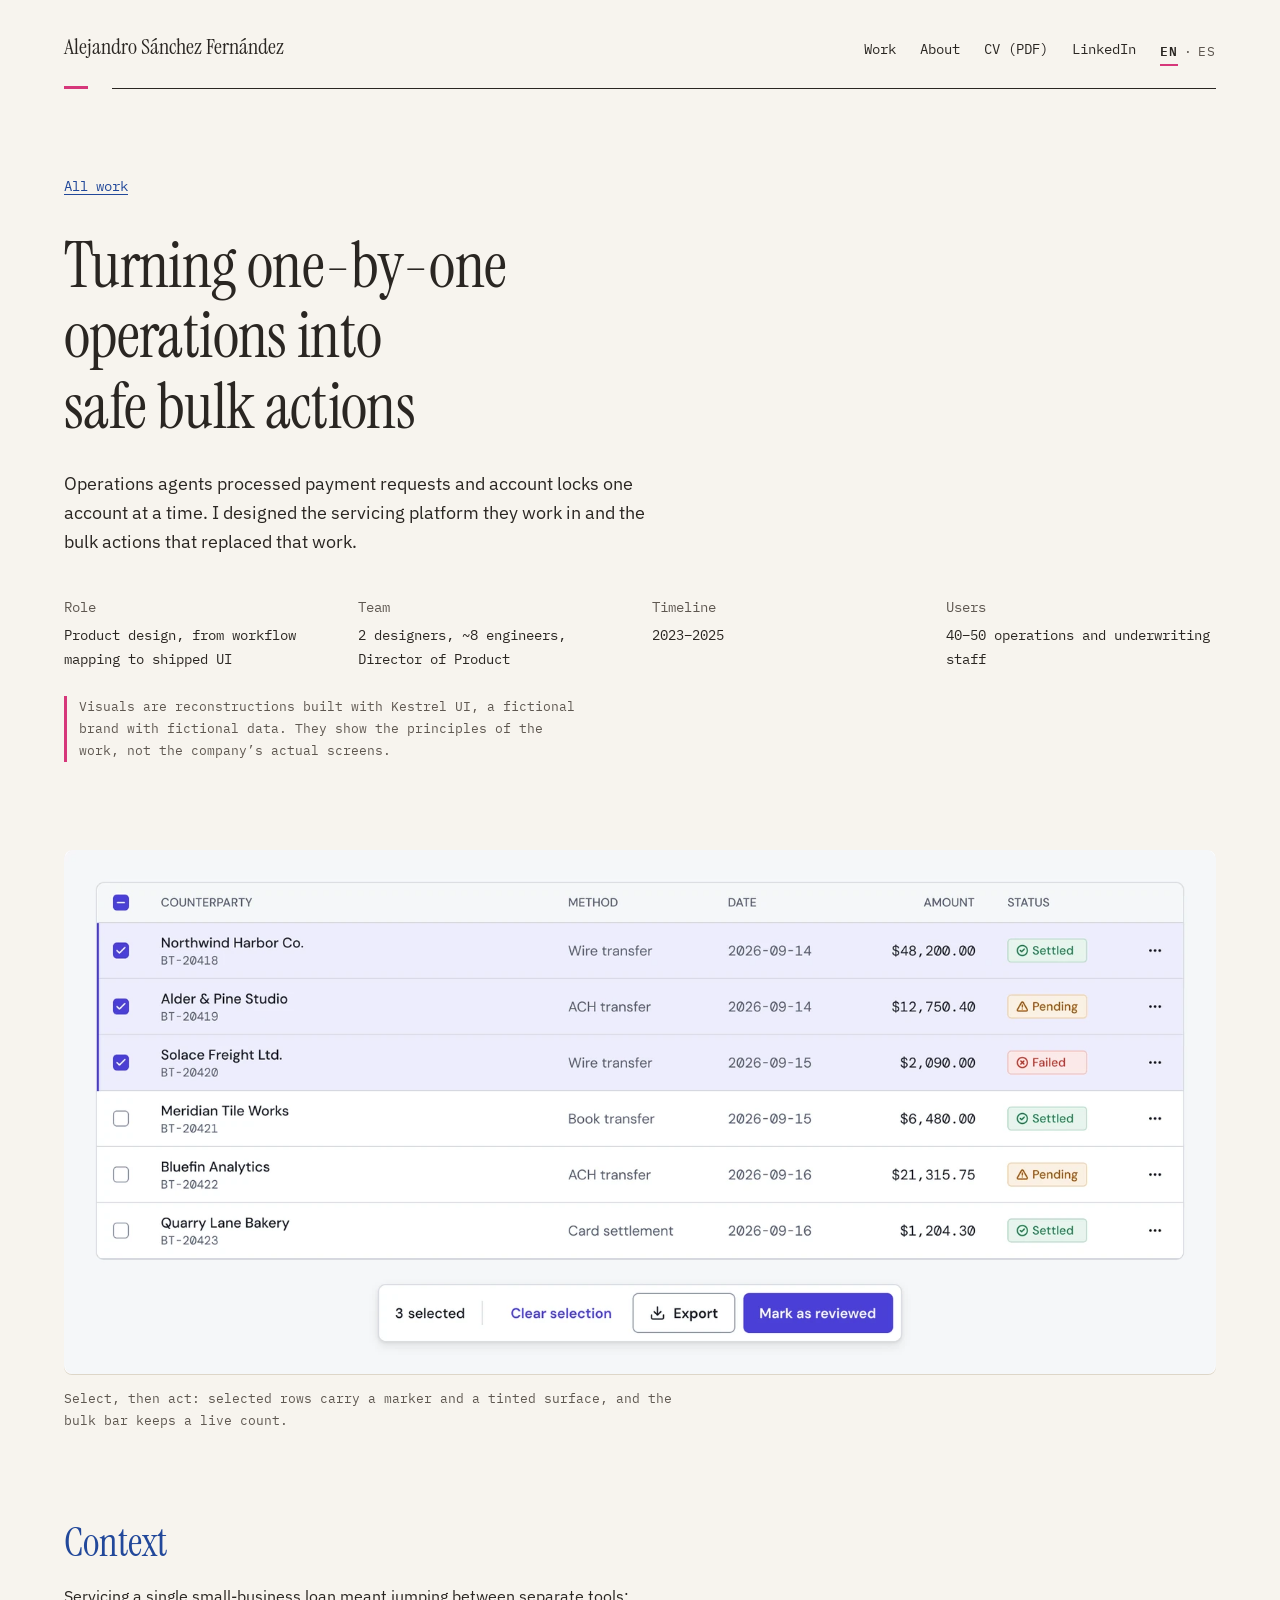
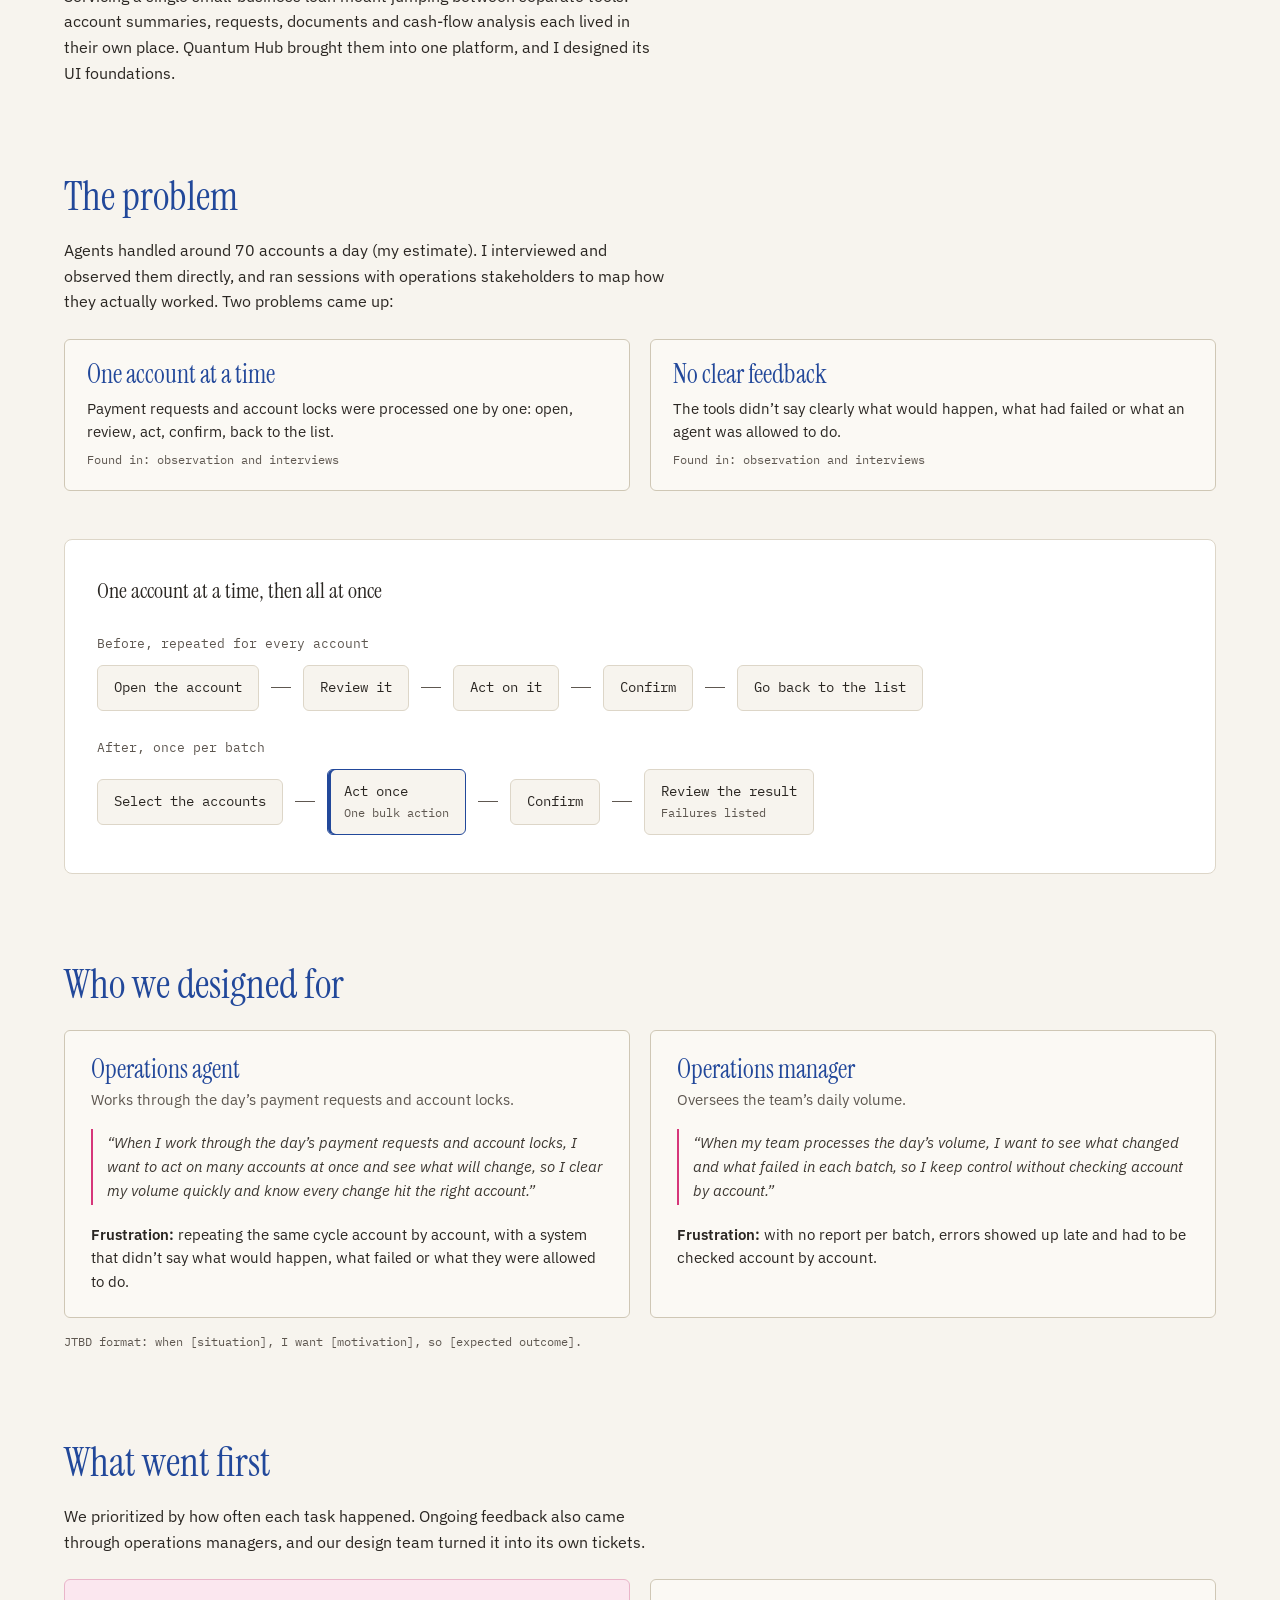
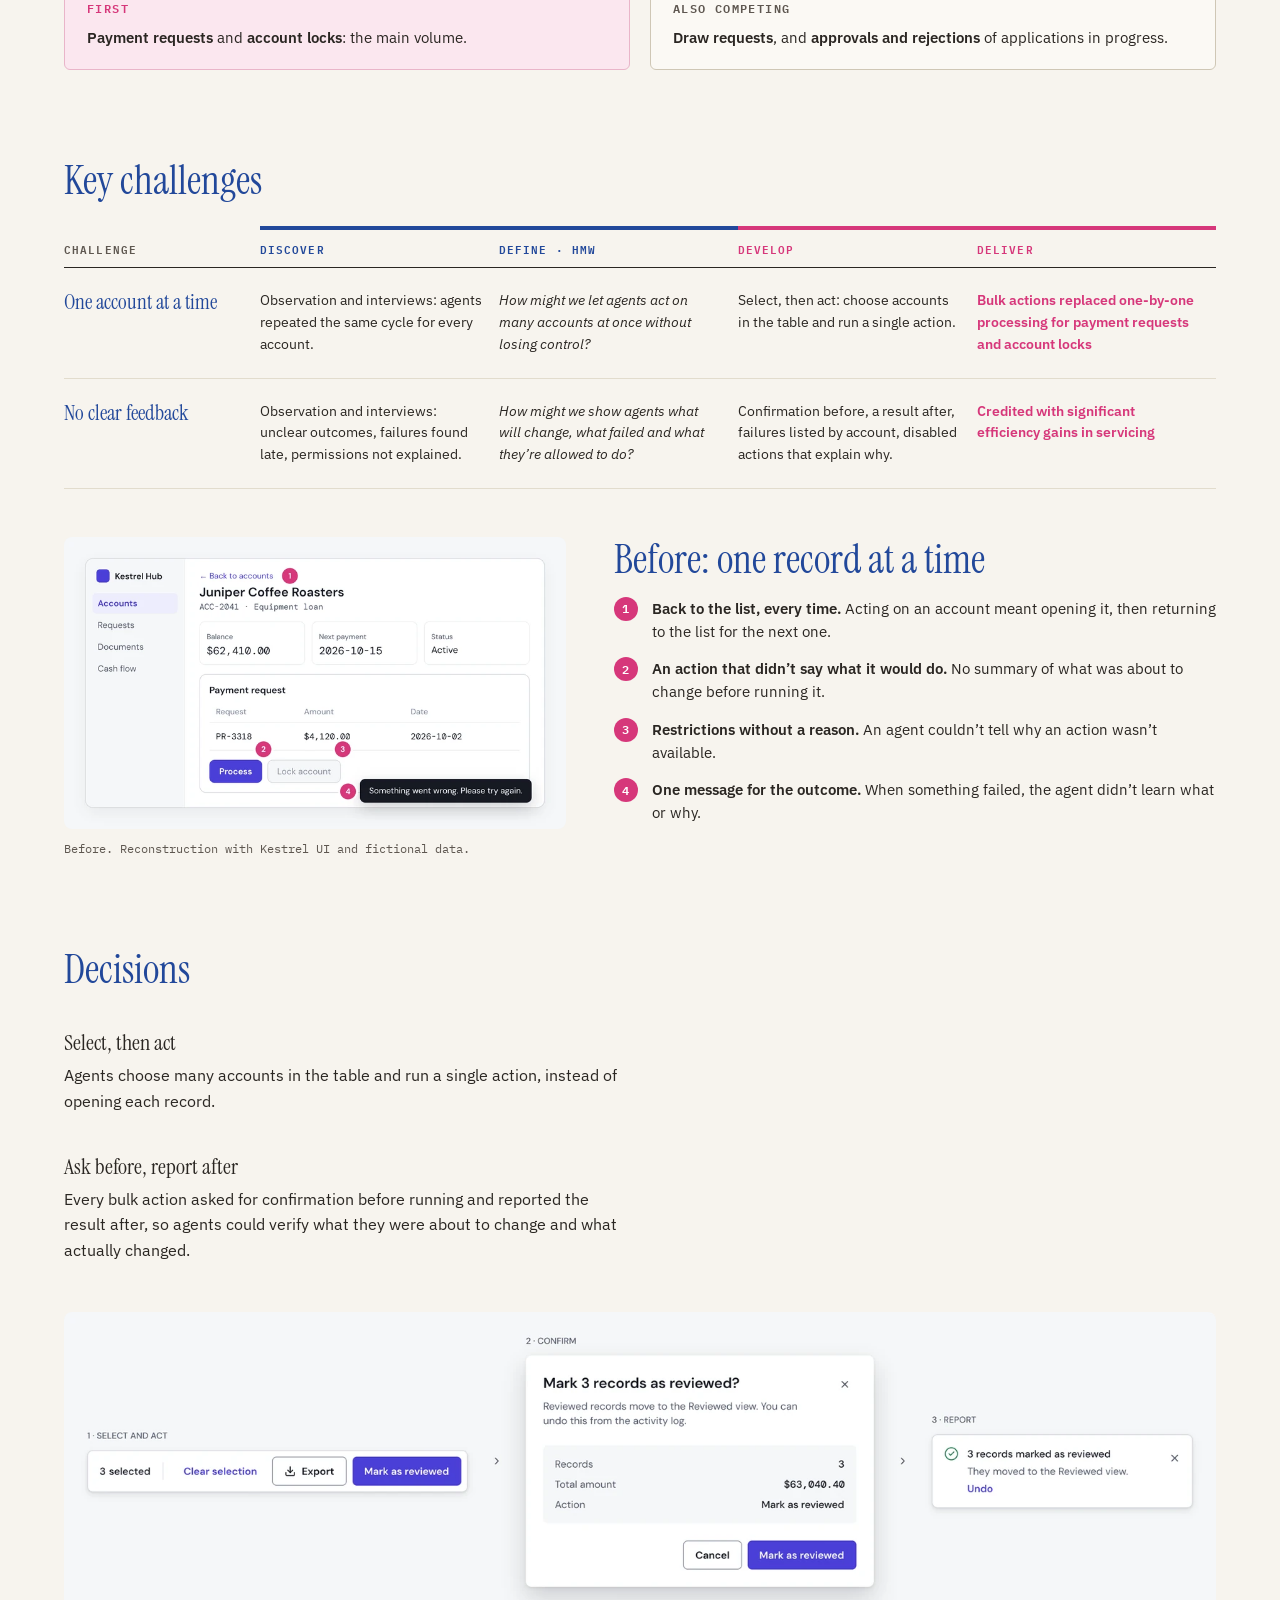
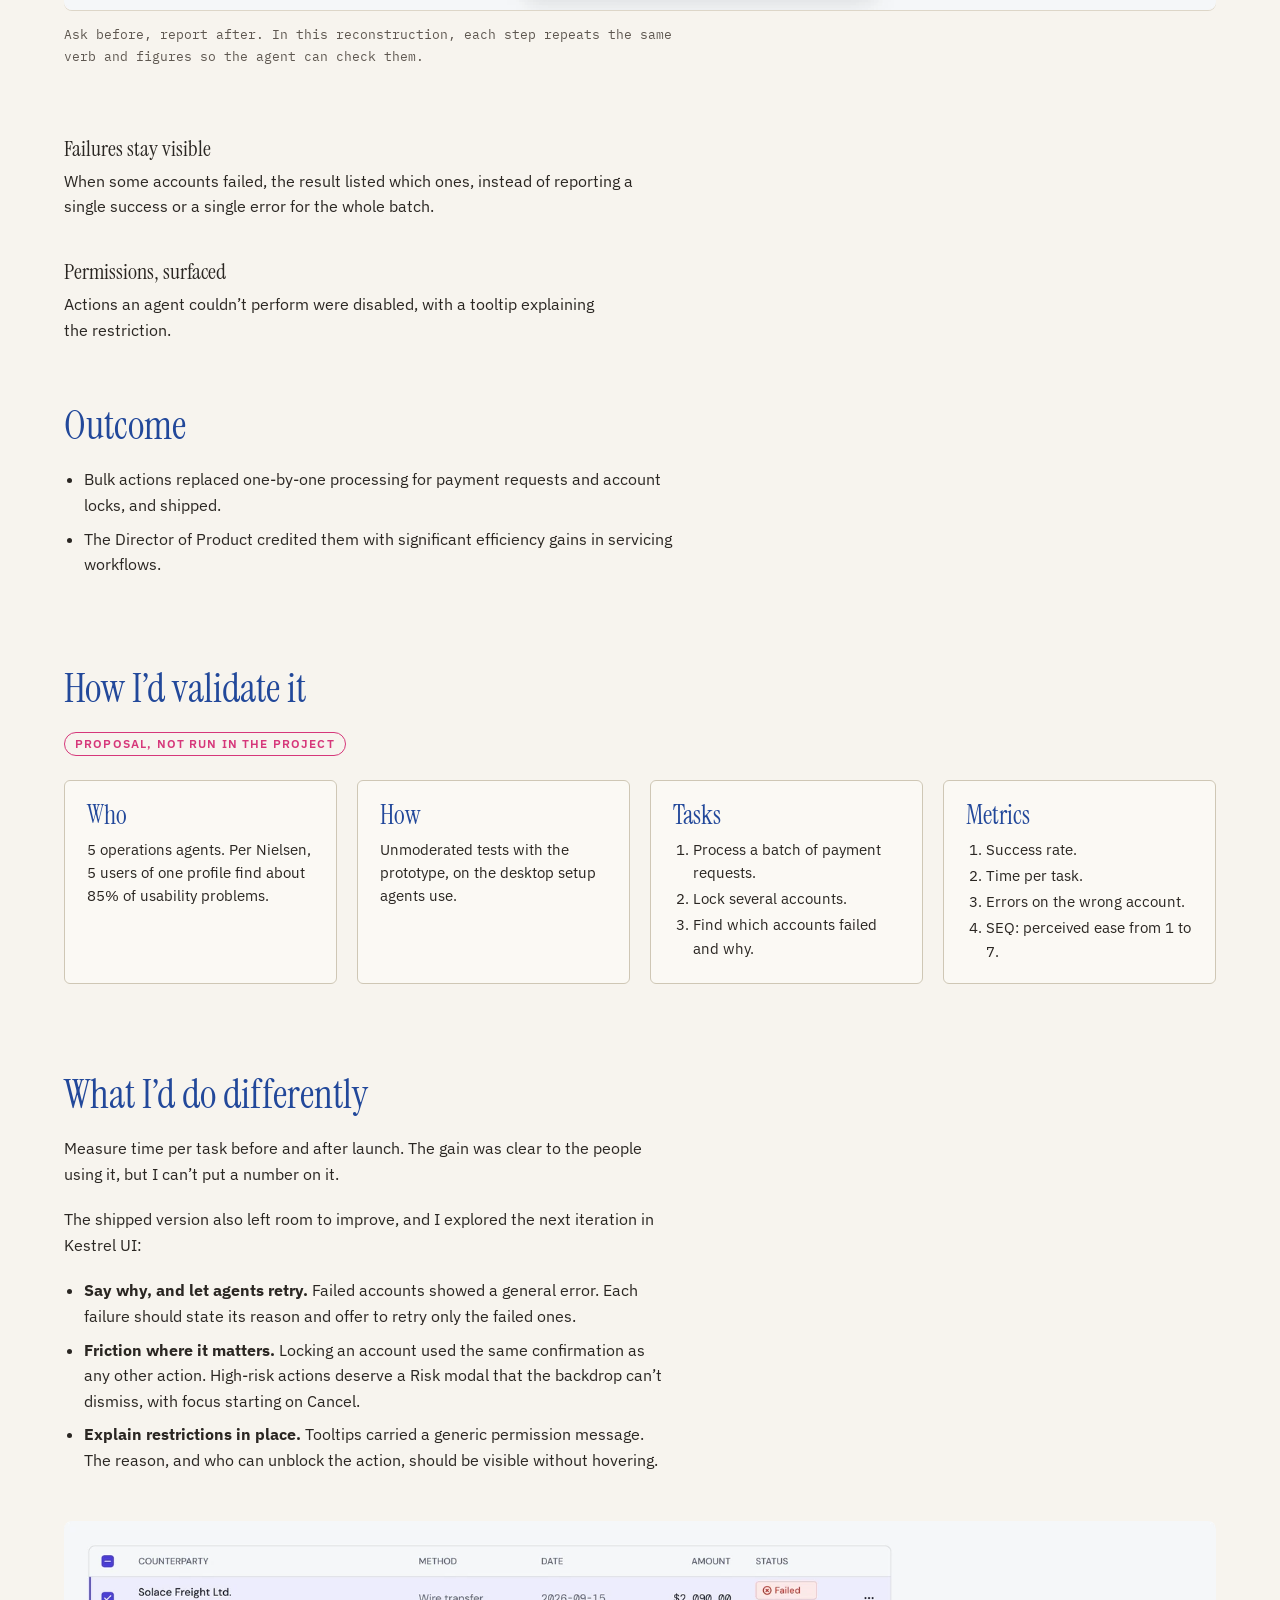
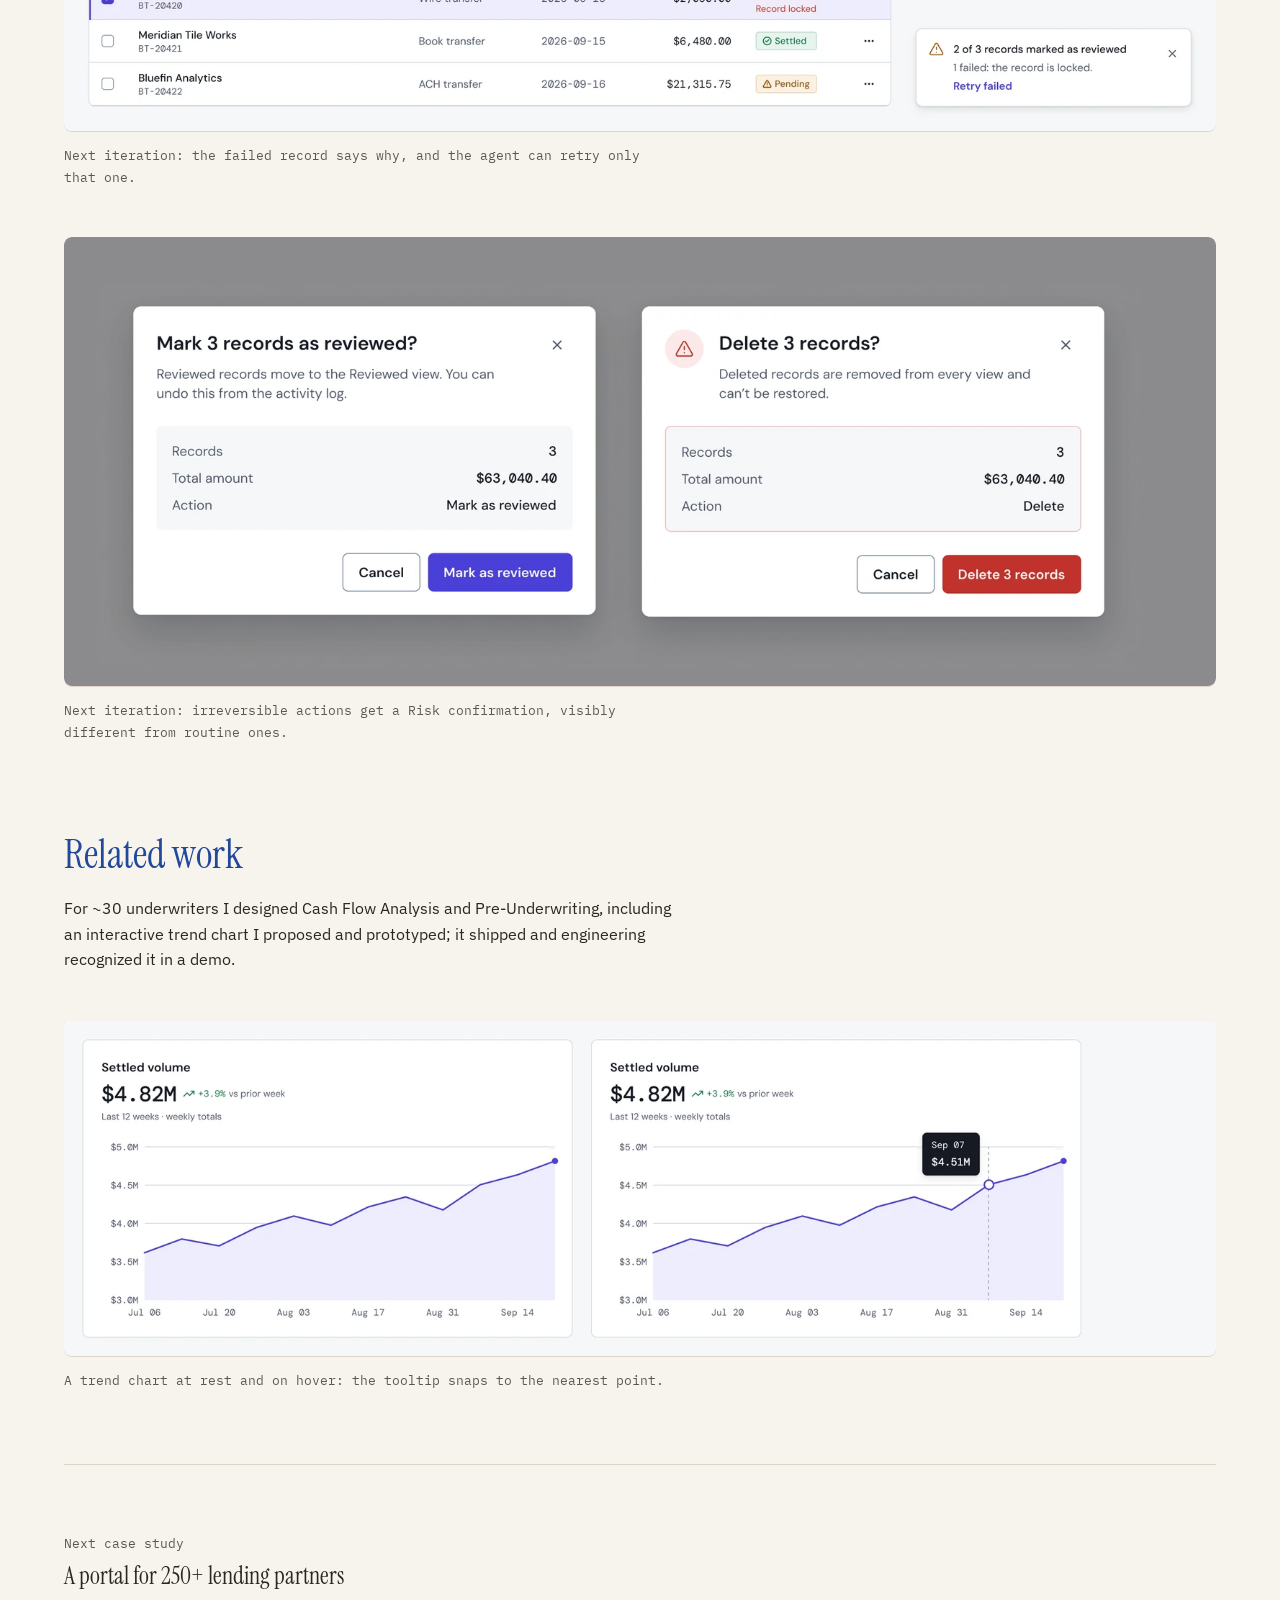
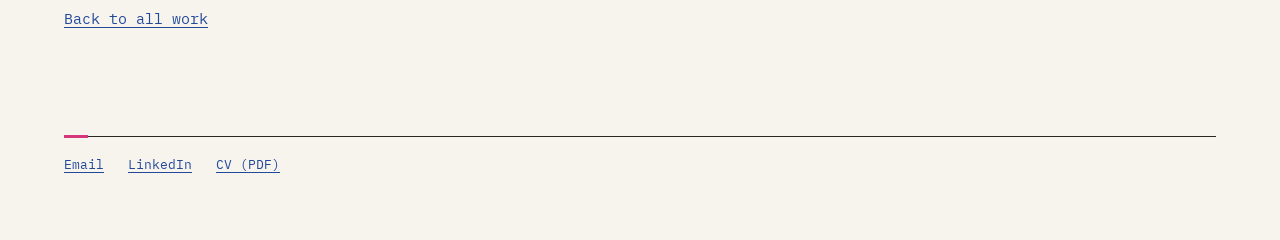
<file: case-02.html>
<!doctype html>
<html lang="en">
<head>
<meta charset="utf-8">
<meta name="viewport" content="width=device-width, initial-scale=1">
<title>Turning one-by-one operations into safe bulk actions — Alejandro Sánchez Fernández</title>
<meta name="description" content="Case study: the servicing platform and bulk actions that replaced one-account-at-a-time work for a lending operations team.">
<link rel="canonical" href="https://alejandrosfdesign.github.io/case-02.html">
<link rel="alternate" hreflang="en" href="https://alejandrosfdesign.github.io/case-02.html">
<link rel="alternate" hreflang="es" href="https://alejandrosfdesign.github.io/es/case-02.html">
<link rel="alternate" hreflang="x-default" href="https://alejandrosfdesign.github.io/case-02.html">
<meta property="og:type" content="article">
<meta property="og:site_name" content="Alejandro Sánchez Fernández">
<meta property="og:title" content="Turning one-by-one operations into safe bulk actions">
<meta property="og:description" content="Case study: the servicing platform and bulk actions that replaced one-account-at-a-time work for a lending operations team.">
<meta property="og:url" content="https://alejandrosfdesign.github.io/case-02.html">
<meta property="og:image" content="https://alejandrosfdesign.github.io/assets/og/og-case-02.png">
<meta property="og:image:width" content="1200">
<meta property="og:image:height" content="630">
<meta property="og:image:alt" content="Turning one-by-one operations into safe bulk actions">
<meta name="twitter:card" content="summary_large_image">
<link rel="preconnect" href="https://fonts.googleapis.com">
<link rel="preconnect" href="https://fonts.gstatic.com" crossorigin>
<link rel="stylesheet" href="https://fonts.googleapis.com/css2?family=Instrument+Serif&family=IBM+Plex+Mono:wght@400;500;600&family=IBM+Plex+Sans:wght@400;500;600&display=swap">
<script>document.documentElement.classList.add("js")</script>
<link rel="stylesheet" href="assets/style.css?v=12">
<link rel="icon" href="assets/icons/favicon.svg" type="image/svg+xml">
<link rel="icon" href="assets/icons/favicon-32.png" sizes="32x32" type="image/png">
<link rel="apple-touch-icon" href="assets/icons/apple-touch-icon.png">
</head>
<body>
<a class="skip" href="#main">Skip to content</a>

<header class="site-head">
  <div class="wrap">
    <a class="site-name" href="index.html">Alejandro Sánchez Fernández</a>
    <nav class="site-nav" aria-label="Main">
      <a href="index.html#work">Work</a>
      <a href="index.html#about">About</a>
      <a href="cv/Alejandro-Sanchez-Fernandez-CV.pdf">CV (PDF)</a>
      <a href="https://www.linkedin.com/in/alejandrokraken">LinkedIn</a>
      <span class="lang-switch" aria-label="Language"><a href="case-02.html" lang="en" hreflang="en" aria-current="page">EN</a><span aria-hidden="true">·</span><a href="es/case-02.html" lang="es" hreflang="es">ES</a></span>
    </nav>
  </div>
  <div class="wrap rule" aria-hidden="true" style="margin-top: 20px;"></div>
</header>

<main id="main">
  <section class="case-hero">
    <div class="wrap intro">
      <a class="back" href="index.html#work">All work</a>
      <h1>Turning <span style="white-space: nowrap">one-by-one</span> operations into safe bulk actions</h1>
      <p class="lede">Operations agents processed payment requests and account locks one account at a time. I designed the servicing platform they work in and the bulk actions that replaced that work.</p>
      <dl class="facts">
        <div><dt>Role</dt><dd>Product design, from workflow mapping to shipped UI</dd></div>
        <div><dt>Team</dt><dd>2 designers, ~8 engineers, Director of Product</dd></div>
        <div><dt>Timeline</dt><dd>2023–2025</dd></div>
        <div><dt>Users</dt><dd>40–50 operations and underwriting staff</dd></div>
      </dl>
      <p class="kestrel-note">Visuals are reconstructions built with Kestrel UI, a fictional brand with fictional data. They show the principles of the work, not the company’s actual screens.</p>
    </div>
  </section>

  <div class="wrap">
    <figure class="fig">
      <a class="fig-link" href="assets/img/c2-v2-selectable-table.png"><picture><source media="(max-width: 700px)" type="image/webp" srcset="assets/img/c2-v2-selectable-table-m.webp 857w" sizes="calc(100vw - 48px)"><source media="(max-width: 700px)" srcset="assets/img/c2-v2-selectable-table-m.png"><img src="assets/img/c2-v2-selectable-table.png" srcset="assets/img/c2-v2-selectable-table-800.webp 800w, assets/img/c2-v2-selectable-table-1600.webp 1600w, assets/img/c2-v2-selectable-table.webp 2308w" sizes="(max-width: 1200px) calc(100vw - 48px), 1152px" alt="An operational table with three selected rows and a bulk action bar showing 3 selected, Clear selection, Export and Mark as reviewed." width="2308" height="1048"></picture></a>
      <figcaption>Select, then act: selected rows carry a marker and a tinted surface, and the bulk bar keeps a live count.</figcaption>
    </figure>

    <div class="prose measure">
      <h2>Context</h2>
      <p>Servicing a single small-business loan meant jumping between separate tools: account summaries, requests, documents and cash-flow analysis each lived in their own place. Quantum Hub brought them into one platform, and I designed its UI foundations.</p>

    </div>

    <section class="block">
      <div class="prose measure">
        <h2>The problem</h2>
        <p>Agents handled around 70 accounts a day (my estimate). I interviewed and observed them directly, and ran sessions with operations stakeholders to map how they actually worked. Two problems came up:</p>
      </div>
      <div class="cards" style="grid-template-columns: repeat(2, minmax(0, 1fr));">
        <div class="card"><span class="t">One account at a time</span><p>Payment requests and account locks were processed one by one: open, review, act, confirm, back to the list.</p><span class="src">Found in: observation and interviews</span></div>
        <div class="card"><span class="t">No clear feedback</span><p>The tools didn’t say clearly what would happen, what had failed or what an agent was allowed to do.</p><span class="src">Found in: observation and interviews</span></div>
      </div>
    </section>

    <div class="diagram" role="figure" aria-label="Processing accounts before and after bulk actions">
      <p class="title">One account at a time, then all at once</p>
      <p class="row-label">Before, repeated for every account</p>
      <ol class="flow">
        <li><div class="step">Open the account</div></li>
        <li><div class="step">Review it</div></li>
        <li><div class="step">Act on it</div></li>
        <li><div class="step">Confirm</div></li>
        <li><div class="step">Go back to the list</div></li>
      </ol>
      <p class="row-label">After, once per batch</p>
      <ol class="flow">
        <li><div class="step">Select the accounts</div></li>
        <li><div class="step gate">Act once<small>One bulk action</small></div></li>
        <li><div class="step">Confirm</div></li>
        <li><div class="step">Review the result<small>Failures listed</small></div></li>
      </ol>
    </div>

    <section class="block">
      <div class="prose measure"><h2>Who we designed for</h2></div>
      <div class="cards" style="grid-template-columns: repeat(2, minmax(0, 1fr));">
        <div class="card persona"><span class="t">Operations agent</span><p class="sub">Works through the day’s payment requests and account locks.</p><blockquote class="jtbd">“When I work through the day’s payment requests and account locks, I want to act on many accounts at once and see what will change, so I clear my volume quickly and know every change hit the right account.”</blockquote><p><b>Frustration:</b> repeating the same cycle account by account, with a system that didn’t say what would happen, what failed or what they were allowed to do.</p></div>
        <div class="card persona"><span class="t">Operations manager</span><p class="sub">Oversees the team’s daily volume.</p><blockquote class="jtbd">“When my team processes the day’s volume, I want to see what changed and what failed in each batch, so I keep control without checking account by account.”</blockquote><p><b>Frustration:</b> with no report per batch, errors showed up late and had to be checked account by account.</p></div>
      </div>
      <p class="fine">JTBD format: when [situation], I want [motivation], so [expected outcome].</p>
    </section>

    <section class="block">
      <div class="prose measure">
        <h2>What went first</h2>
        <p>We prioritized by how often each task happened. Ongoing feedback also came through operations managers, and our design team turned it into its own tickets.</p>
      </div>
      <div class="cards" style="grid-template-columns: repeat(2, minmax(0, 1fr));">
        <div class="card first"><span class="lab">First</span><p><b>Payment requests</b> and <b>account locks</b>: the main volume.</p></div>
        <div class="card"><span class="lab">Also competing</span><p><b>Draw requests</b>, and <b>approvals and rejections</b> of applications in progress.</p></div>
      </div>
    </section>

    <section class="block">
      <div class="prose measure"><h2>Key challenges</h2></div>
      <div class="rt-wrap">
        <table class="rt"><caption class="sr-only">Two key challenges across the double diamond: discover, define as a how-might-we question, develop and deliver</caption>
          <thead><tr><th scope="col">Challenge</th><th scope="col" class="ph-c">Discover</th><th scope="col" class="ph-c">Define · HMW</th><th scope="col" class="ph-m">Develop</th><th scope="col" class="ph-m">Deliver</th></tr></thead>
          <tbody>
            <tr><th scope="row">One account at a time</th><td data-l="Discover">Observation and interviews: agents repeated the same cycle for every account.</td><td data-l="Define · HMW" class="hmw">How might we let agents act on many accounts at once without losing control?</td><td data-l="Develop">Select, then act: choose accounts in the table and run a single action.</td><td data-l="Deliver" class="out">Bulk actions replaced one-by-one processing for payment requests and account locks</td></tr>
            <tr><th scope="row">No clear feedback</th><td data-l="Discover">Observation and interviews: unclear outcomes, failures found late, permissions not explained.</td><td data-l="Define · HMW" class="hmw">How might we show agents what will change, what failed and what they’re allowed to do?</td><td data-l="Develop">Confirmation before, a result after, failures listed by account, disabled actions that explain why.</td><td data-l="Deliver" class="out">Credited with significant efficiency gains in servicing</td></tr>
          </tbody>
        </table>
      </div>
    </section>

    <section class="annotated">
      <figure><a class="fig-link" href="assets/img/c2-v1-before.png"><img src="assets/img/c2-v1-before.png" srcset="assets/img/c2-v1-before-800.webp 800w, assets/img/c2-v1-before.webp 1520w" sizes="(max-width: 800px) calc(100vw - 48px), 520px" alt="An account detail screen before bulk actions, with four numbered markers: a Back to accounts link, a Process button, a disabled Lock account button, and a generic error toast." width="1520" height="886" loading="lazy"></a><figcaption>Before. Reconstruction with Kestrel UI and fictional data.</figcaption></figure>
      <div>
        <h2>Before: one record at a time</h2>
        <ol class="issues">
          <li><b>Back to the list, every time.</b> Acting on an account meant opening it, then returning to the list for the next one.</li>
          <li><b>An action that didn’t say what it would do.</b> No summary of what was about to change before running it.</li>
          <li><b>Restrictions without a reason.</b> An agent couldn’t tell why an action wasn’t available.</li>
          <li><b>One message for the outcome.</b> When something failed, the agent didn’t learn what or why.</li>
        </ol>
      </div>
    </section>

    <div class="prose measure">
      <h2>Decisions</h2>
      <div class="decisions">
        <div class="decision">
          <h3>Select, then act</h3>
          <p>Agents choose many accounts in the table and run a single action, instead of opening each record.</p>
        </div>
        <div class="decision">
          <h3>Ask before, report after</h3>
          <p>Every bulk action asked for confirmation before running and reported the result after, so agents could verify what they were about to change and what actually changed.</p>
        </div>
      </div>
    </div>

    <figure class="fig">
      <a class="fig-link" href="assets/img/c2-v3-confirm-report.png"><img src="assets/img/c2-v3-confirm-report.png" srcset="assets/img/c2-v3-confirm-report-800.webp 800w, assets/img/c2-v3-confirm-report-1600.webp 1600w, assets/img/c2-v3-confirm-report.webp 3178w" sizes="(max-width: 1200px) calc(100vw - 48px), 1152px" alt="Three steps: the bulk action bar, a confirmation modal summarizing 3 records and the total amount, and a success toast with Undo." width="3178" height="824" loading="lazy"></a>
      <figcaption>Ask before, report after. In this reconstruction, each step repeats the same verb and figures so the agent can check them.</figcaption>
    </figure>

    <div class="prose measure">
      <div class="decisions">
        <div class="decision">
          <h3>Failures stay visible</h3>
          <p>When some accounts failed, the result listed which ones, instead of reporting a single success or a single error for the whole batch.</p>
        </div>
        <div class="decision">
          <h3>Permissions, surfaced</h3>
          <p>Actions an agent couldn’t perform were disabled, with a tooltip explaining the restriction.</p>
        </div>
      </div>

      <h2>Outcome</h2>
      <ul>
        <li>Bulk actions replaced one-by-one processing for payment requests and account locks, and shipped.</li>
        <li>The Director of Product credited them with significant efficiency gains in servicing workflows.</li>
      </ul>

    </div>

    <section class="block">
      <div class="prose measure">
        <h2>How I’d validate it</h2>
        <p><span class="proposal">Proposal, not run in the project</span></p>
      </div>
      <div class="cards four">
        <div class="card"><span class="t">Who</span><p>5 operations agents. Per Nielsen, 5 users of one profile find about 85% of usability problems.</p></div>
        <div class="card"><span class="t">How</span><p>Unmoderated tests with the prototype, on the desktop setup agents use.</p></div>
        <div class="card"><span class="t">Tasks</span><ol class="nl"><li>Process a batch of payment requests.</li><li>Lock several accounts.</li><li>Find which accounts failed and why.</li></ol></div>
        <div class="card"><span class="t">Metrics</span><ol class="nl"><li>Success rate.</li><li>Time per task.</li><li>Errors on the wrong account.</li><li>SEQ: perceived ease from 1 to 7.</li></ol></div>
      </div>
    </section>

    <div class="prose measure">
      <h2>What I’d do differently</h2>
      <p>Measure time per task before and after launch. The gain was clear to the people using it, but I can’t put a number on it.</p>
      <p>The shipped version also left room to improve, and I explored the next iteration in Kestrel UI:</p>
      <ul>
        <li><strong>Say why, and let agents retry.</strong> Failed accounts showed a general error. Each failure should state its reason and offer to retry only the failed ones.</li>
        <li><strong>Friction where it matters.</strong> Locking an account used the same confirmation as any other action. High-risk actions deserve a Risk modal that the backdrop can’t dismiss, with focus starting on Cancel.</li>
        <li><strong>Explain restrictions in place.</strong> Tooltips carried a generic permission message. The reason, and who can unblock the action, should be visible without hovering.</li>
      </ul>
    </div>

    <figure class="fig">
      <a class="fig-link" href="assets/img/c2-v4-partial-result.png"><img src="assets/img/c2-v4-partial-result.png" srcset="assets/img/c2-v4-partial-result-800.webp 800w, assets/img/c2-v4-partial-result-1600.webp 1600w, assets/img/c2-v4-partial-result.webp 3008w" sizes="(max-width: 1200px) calc(100vw - 48px), 1152px" alt="A table where one selected row shows a Failed tag with the reason Record locked, next to a warning toast: 2 of 3 records marked as reviewed, 1 failed, Retry failed." width="3008" height="548" loading="lazy"></a>
      <figcaption>Next iteration: the failed record says why, and the agent can retry only that one.</figcaption>
    </figure>

    <figure class="fig">
      <a class="fig-link" href="assets/img/c2-v5-risk-modal.png"><img src="assets/img/c2-v5-risk-modal.png" srcset="assets/img/c2-v5-risk-modal-800.webp 800w, assets/img/c2-v5-risk-modal-1600.webp 1600w, assets/img/c2-v5-risk-modal.webp 2392w" sizes="(max-width: 1200px) calc(100vw - 48px), 1152px" alt="Two confirmation modals side by side: a default one to mark 3 records as reviewed, and a risk one to delete 3 records with a red confirm button." width="2392" height="932" loading="lazy"></a>
      <figcaption>Next iteration: irreversible actions get a Risk confirmation, visibly different from routine ones.</figcaption>
    </figure>

    <div class="prose measure">
      <h2>Related work</h2>
      <p>For ~30 underwriters I designed Cash Flow Analysis and Pre-Underwriting, including an interactive trend chart I proposed and prototyped; it shipped and engineering recognized it in a demo.</p>
    </div>

    <figure class="fig">
      <a class="fig-link" href="assets/img/c2-v6-line-chart.png"><img src="assets/img/c2-v6-line-chart.png" srcset="assets/img/c2-v6-line-chart-800.webp 800w, assets/img/c2-v6-line-chart-1600.webp 1600w, assets/img/c2-v6-line-chart.webp 3008w" sizes="(max-width: 1200px) calc(100vw - 48px), 1152px" alt="A line chart of settled volume over 12 weeks, shown at rest and on hover with a tooltip." width="3008" height="876" loading="lazy"></a>
      <figcaption>A trend chart at rest and on hover: the tooltip snaps to the nearest point.</figcaption>
    </figure>


    <section class="next">
      <p class="soon-note">Next case study</p>
      <h3 style="margin-top: 8px;"><a href="case-03.html" style="color: var(--ink); text-decoration: none;">A portal for 250+ lending partners</a></h3>
      <p style="margin-top: 16px;"><a href="index.html#work">Back to all work</a></p>
    </section>
  </div>
</main>

<footer class="site-foot">
  <div class="wrap">
    <div class="rule" aria-hidden="true"></div>
    <div class="links">
      <a href="mailto:hcakraken@gmail.com">Email</a>
      <a href="https://www.linkedin.com/in/alejandrokraken">LinkedIn</a>
      <a href="cv/Alejandro-Sanchez-Fernandez-CV.pdf">CV (PDF)</a>
    </div>
  </div>
</footer>
<script>
(() => {
  if (!('IntersectionObserver' in window) || matchMedia('(prefers-reduced-motion: reduce)').matches) return;
  const sel = '.work-item, .about > *, .fig, .fig-pair, .diagram, .prose, .note, .next, .cards, .rt-wrap, .actors, .why, .annotated';
  const els = [...document.querySelectorAll(sel)].filter(el => !el.parentElement.closest('.fig-pair'));
  els.forEach(el => el.classList.add('reveal'));
  const io = new IntersectionObserver(entries => {
    entries.forEach(e => { if (e.isIntersecting) { e.target.classList.add('is-visible'); io.unobserve(e.target); } });
  }, { threshold: 0.05, rootMargin: '0px 0px -6% 0px' });
  els.forEach(el => io.observe(el));
})();
</script>
</body>
</html>
</file>
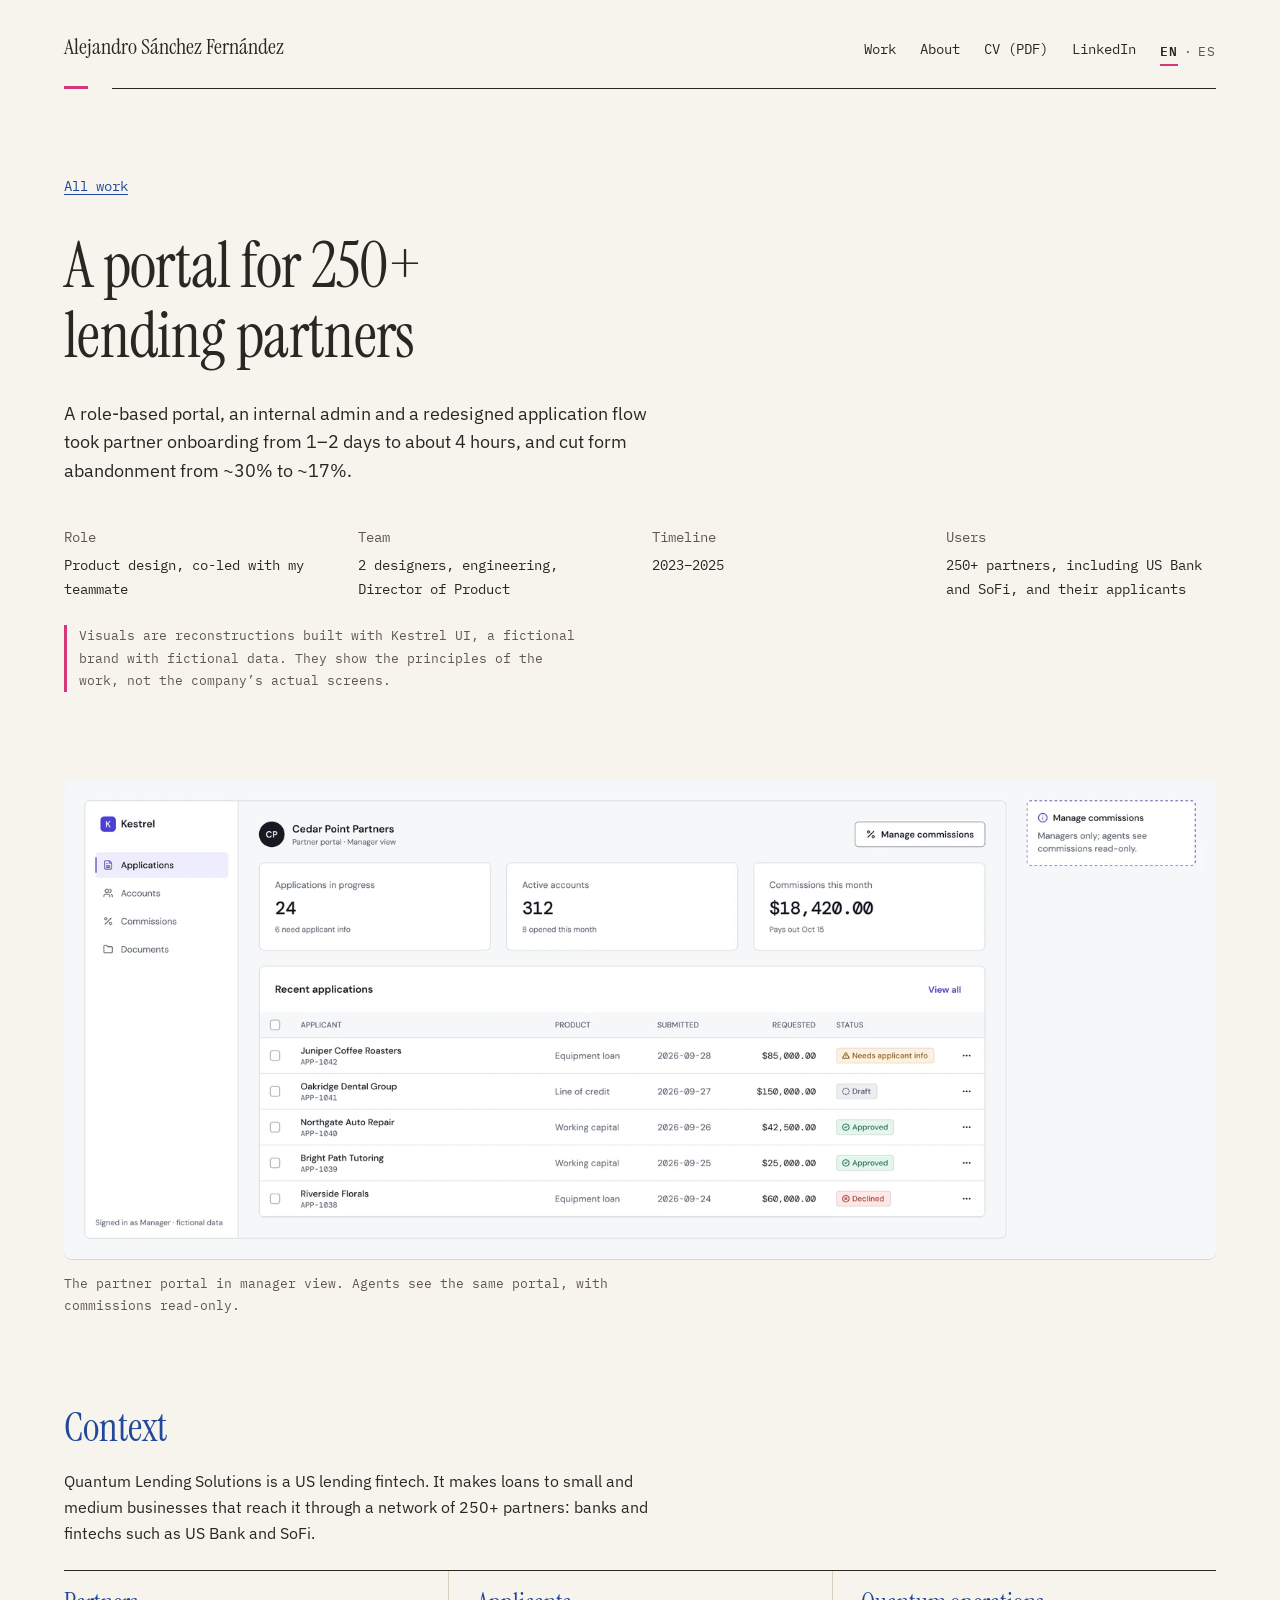
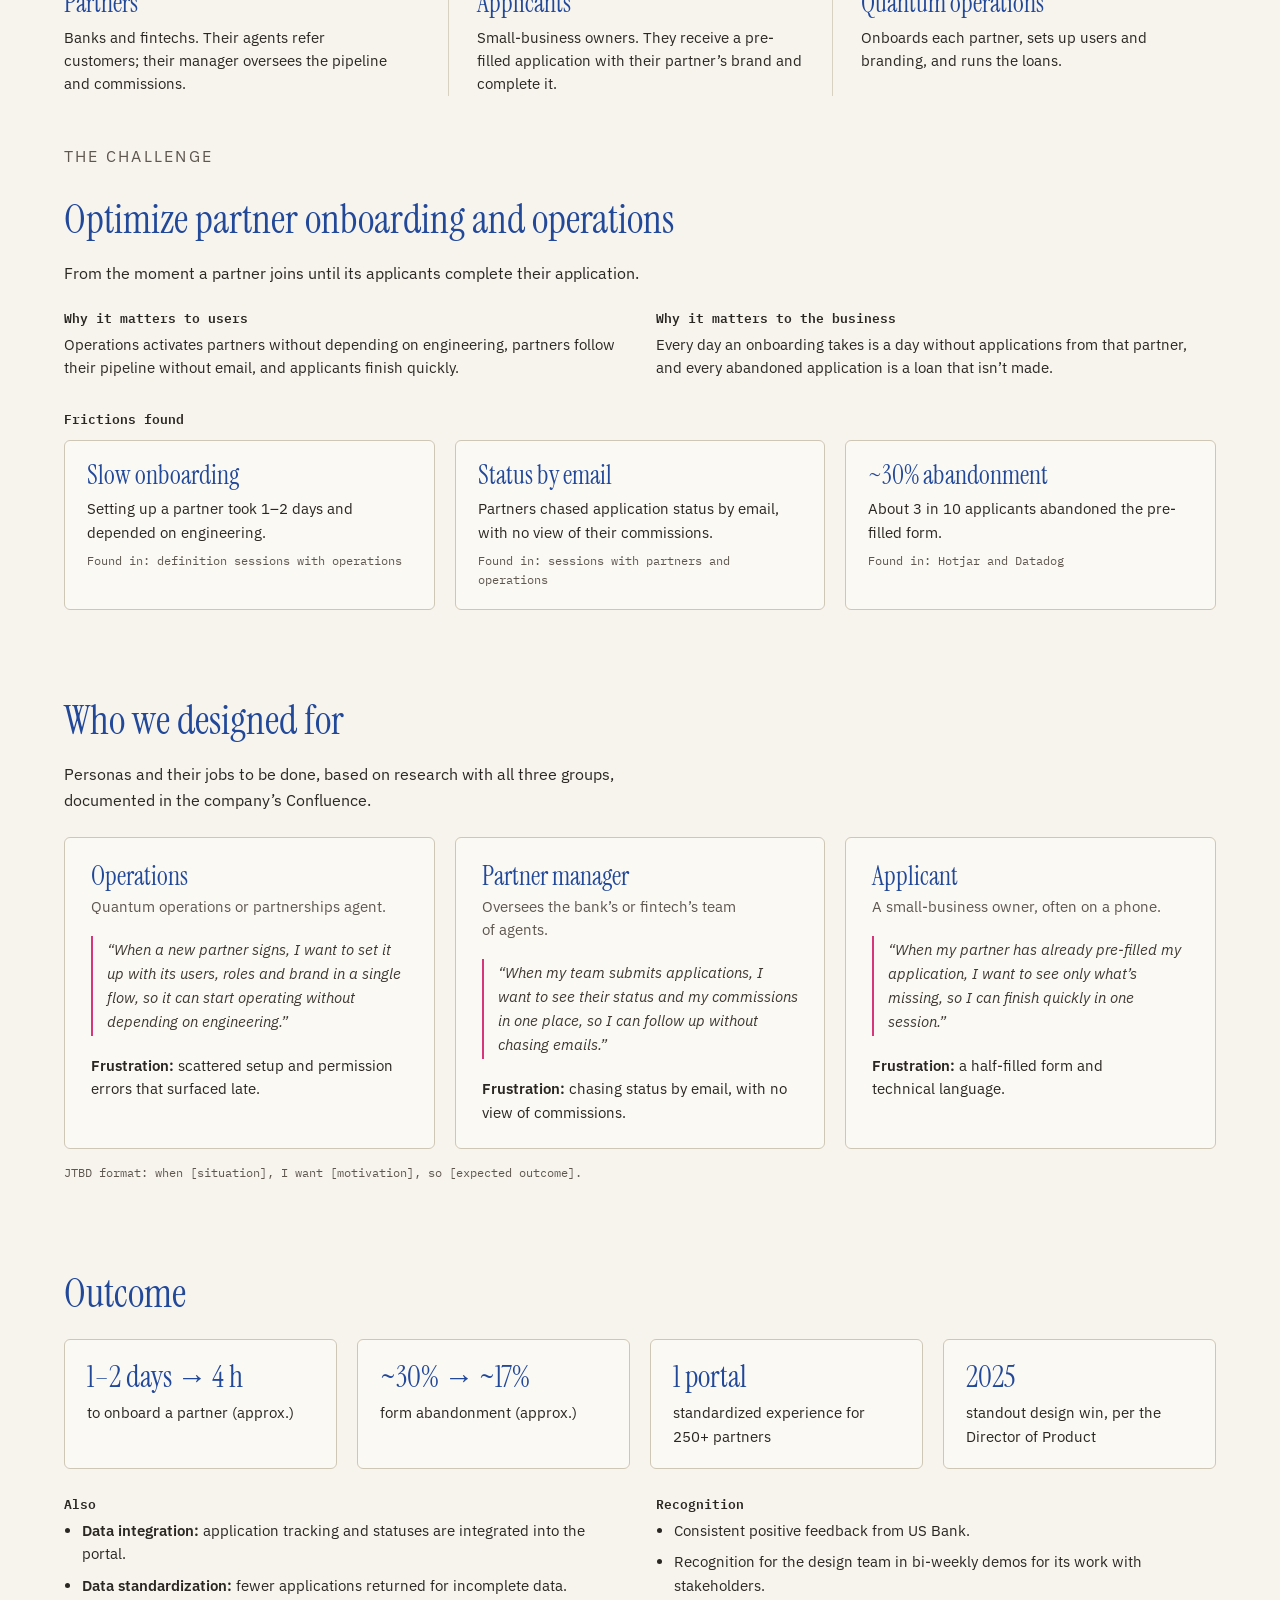
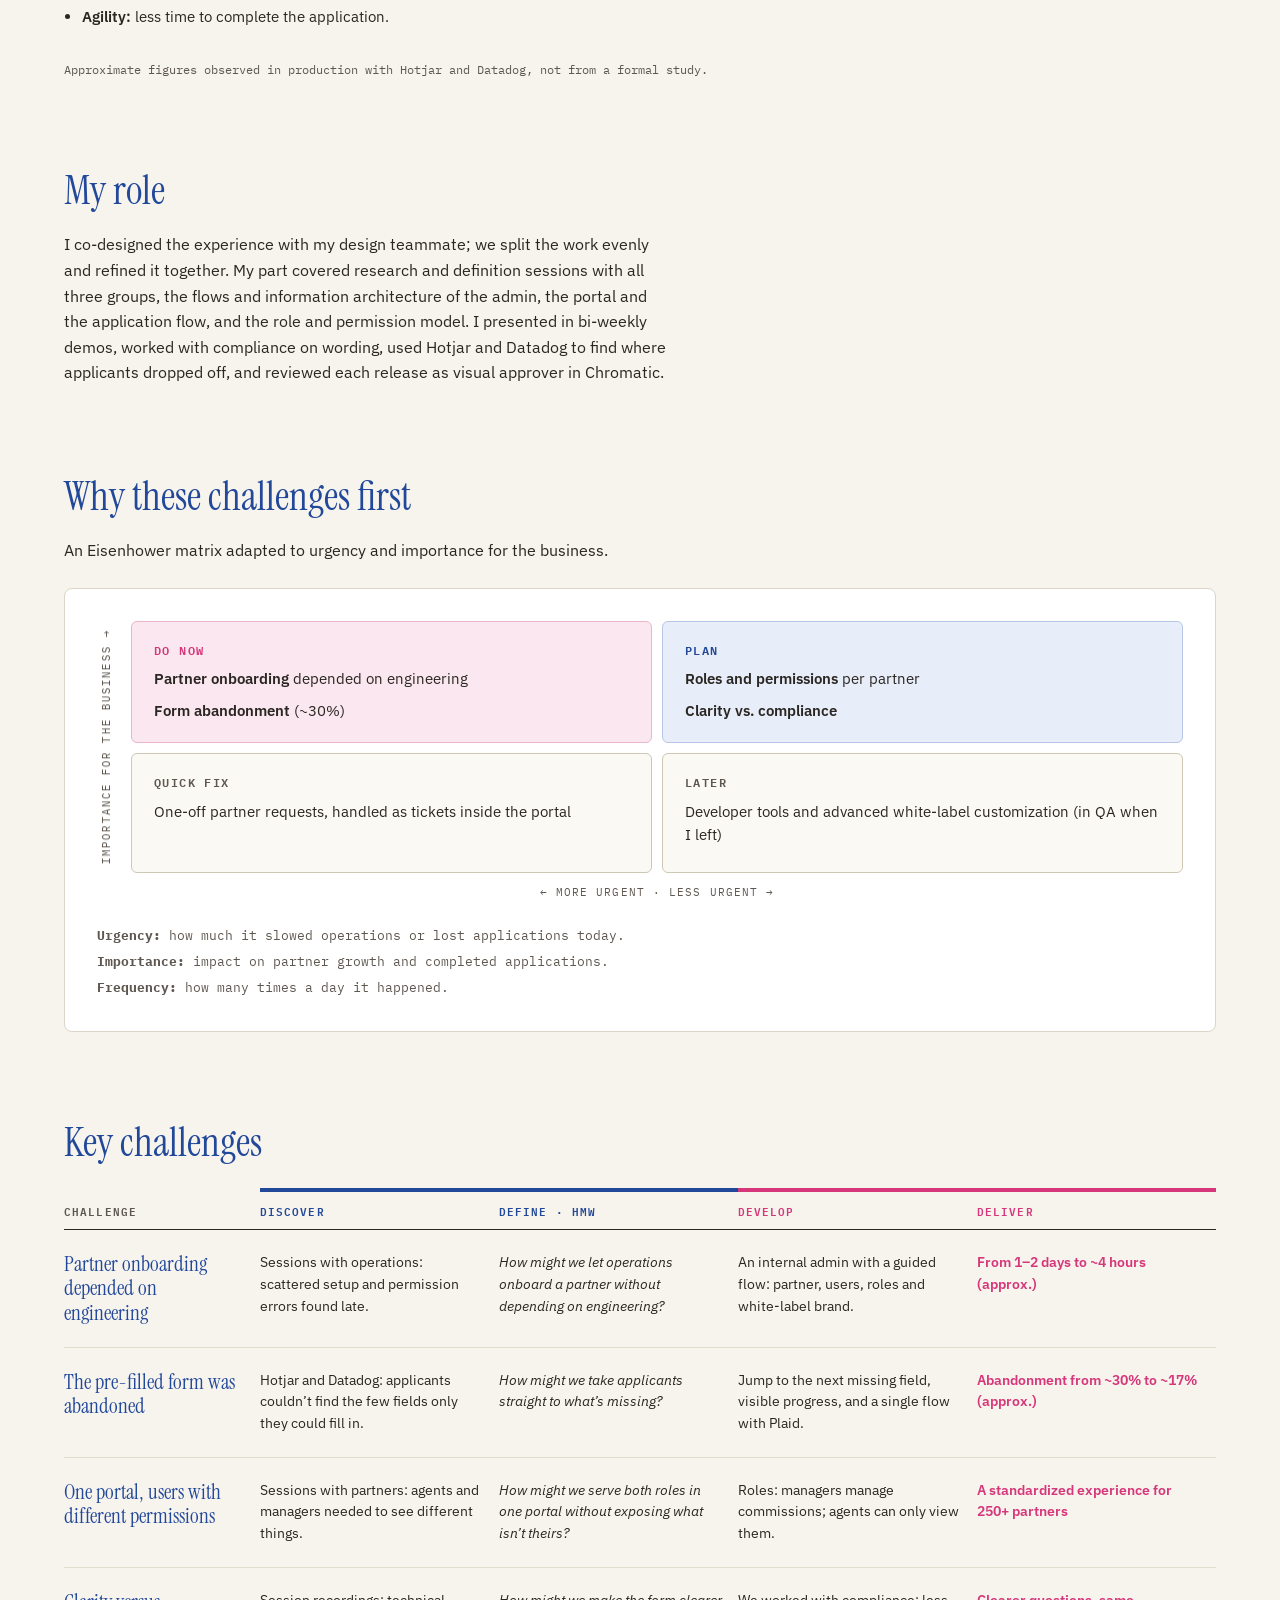
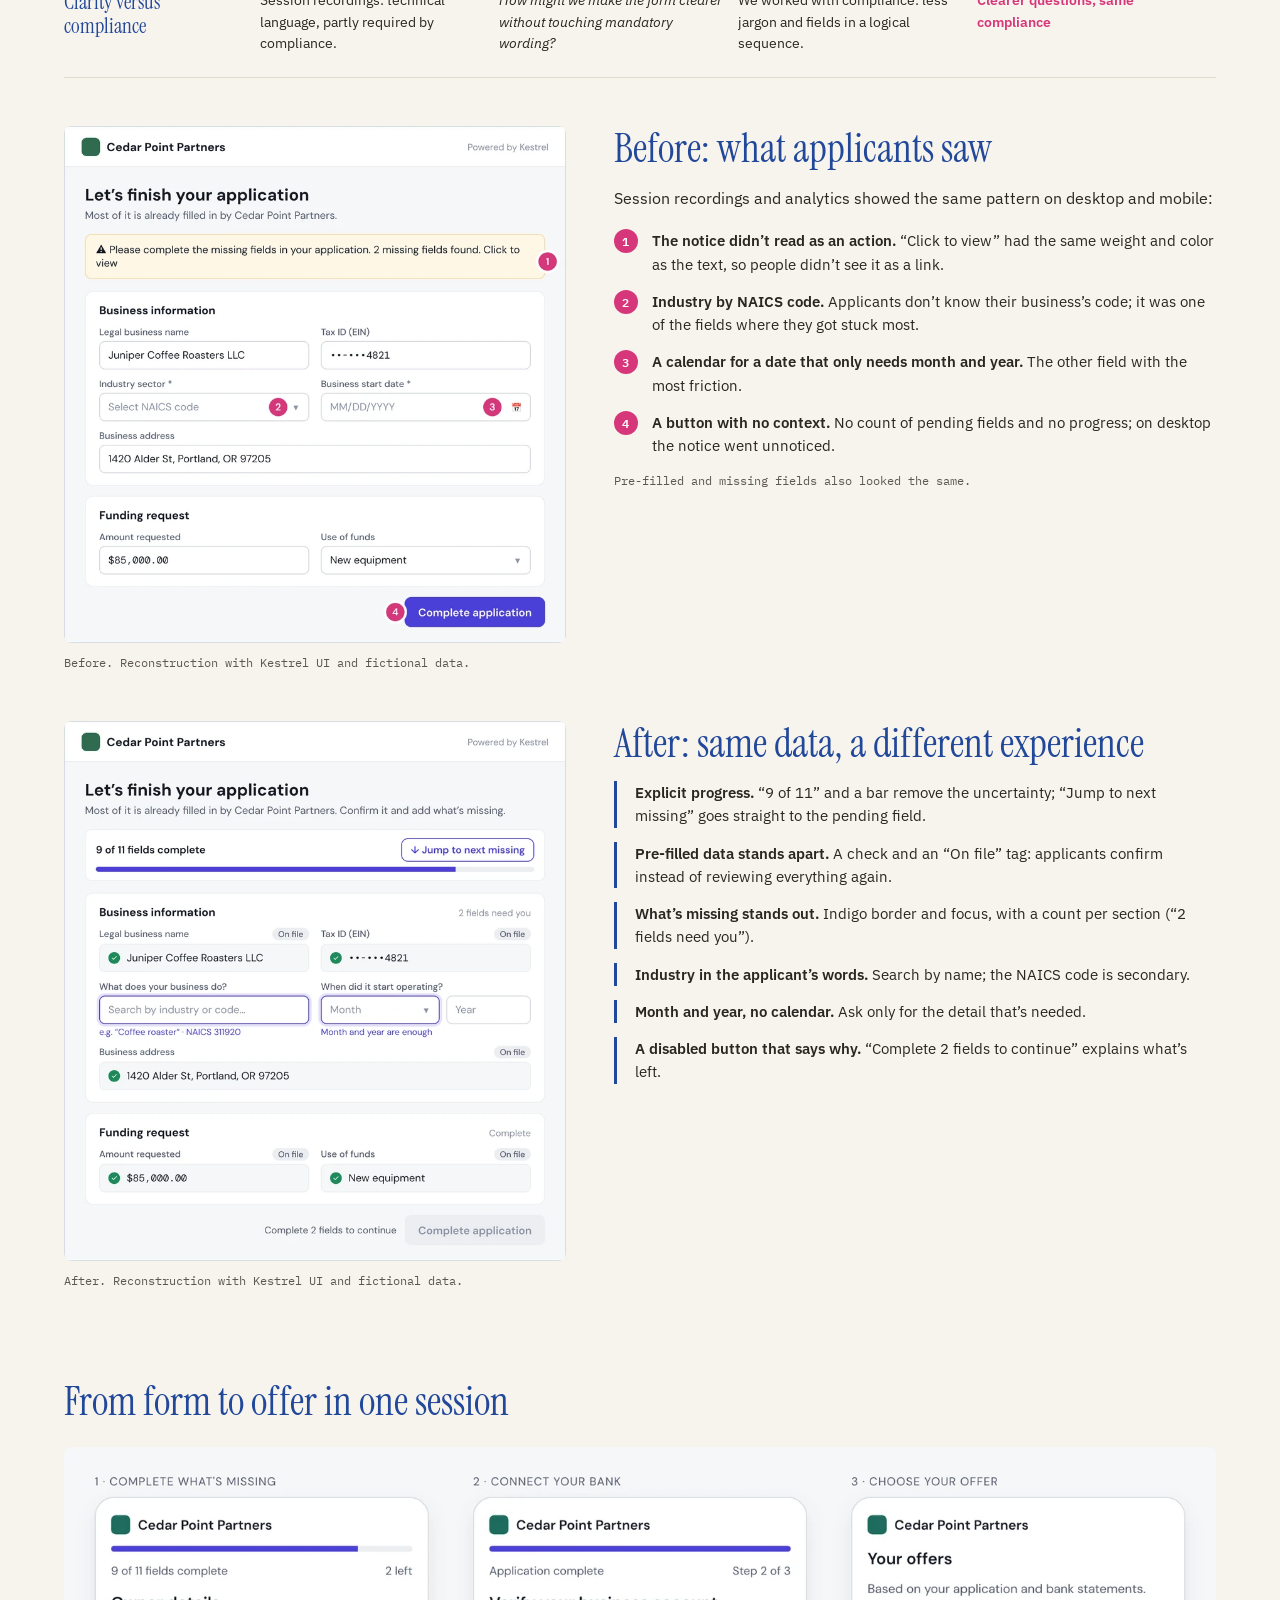
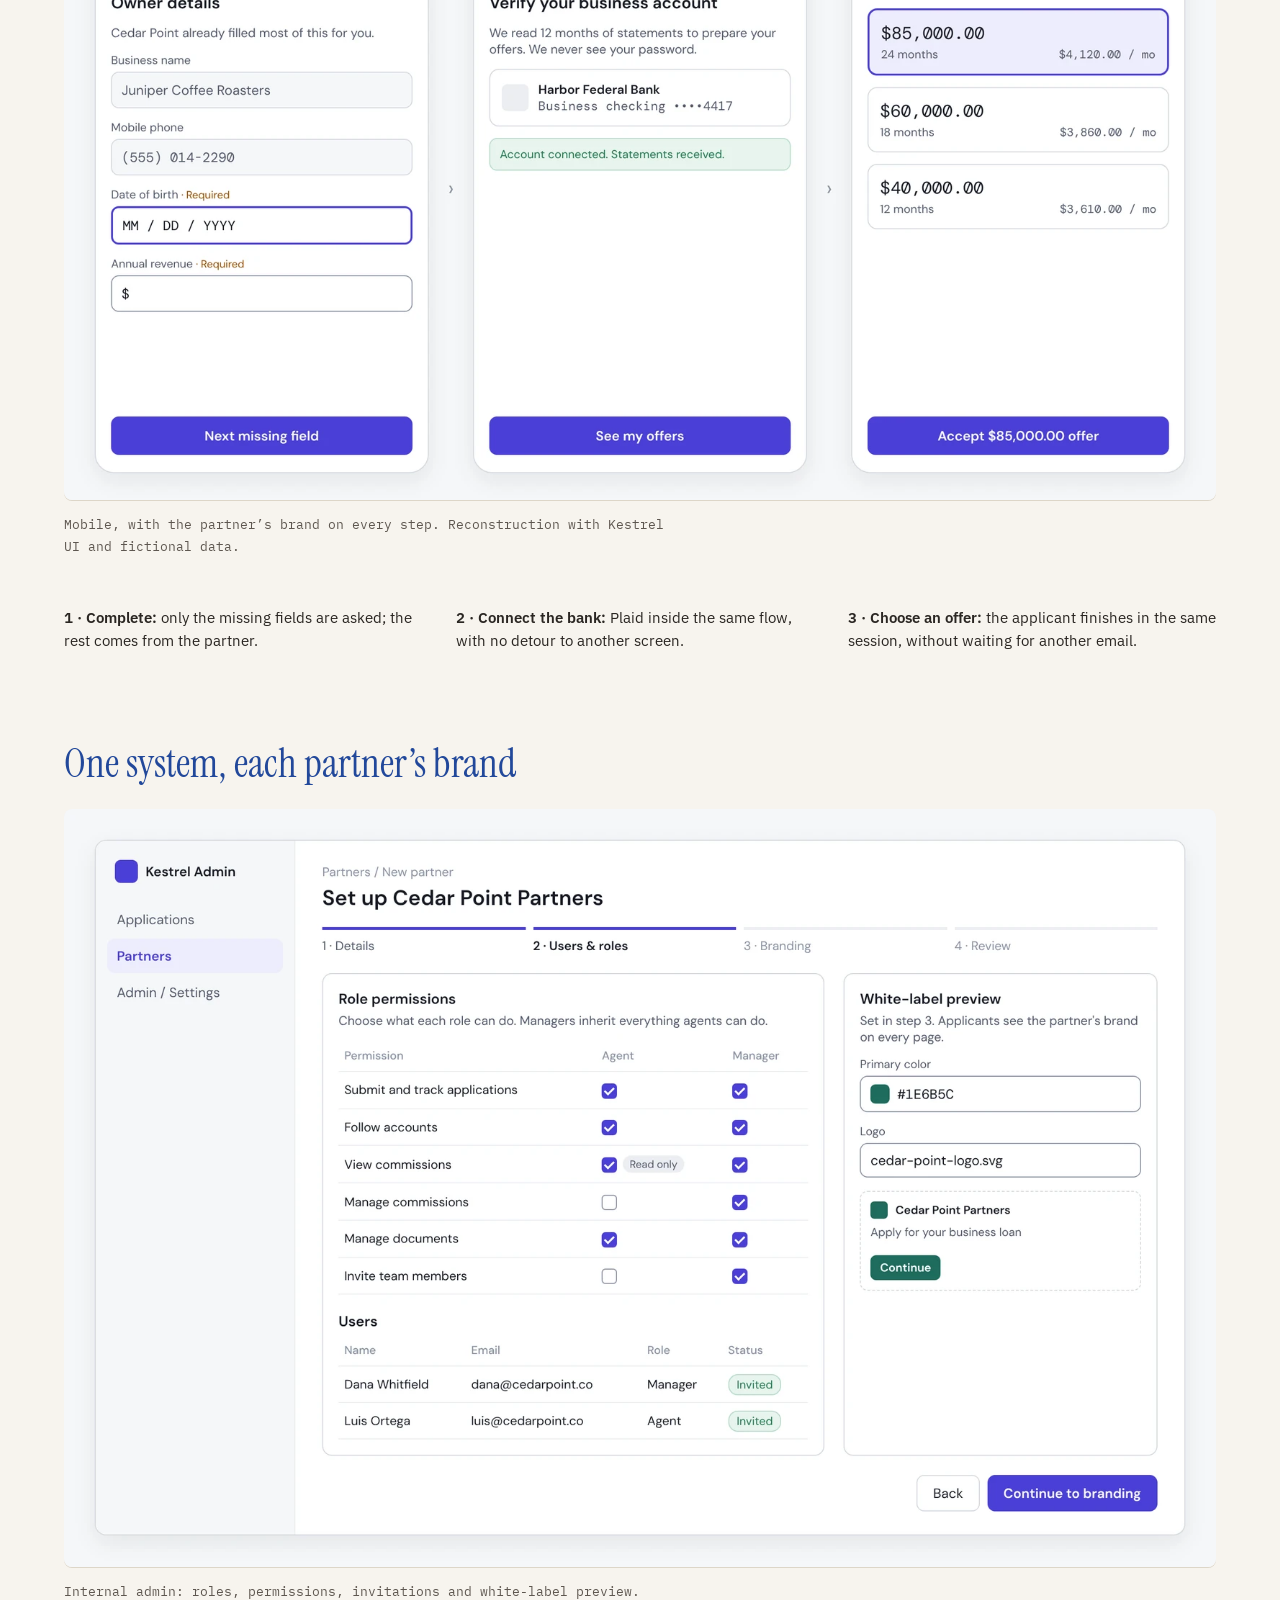
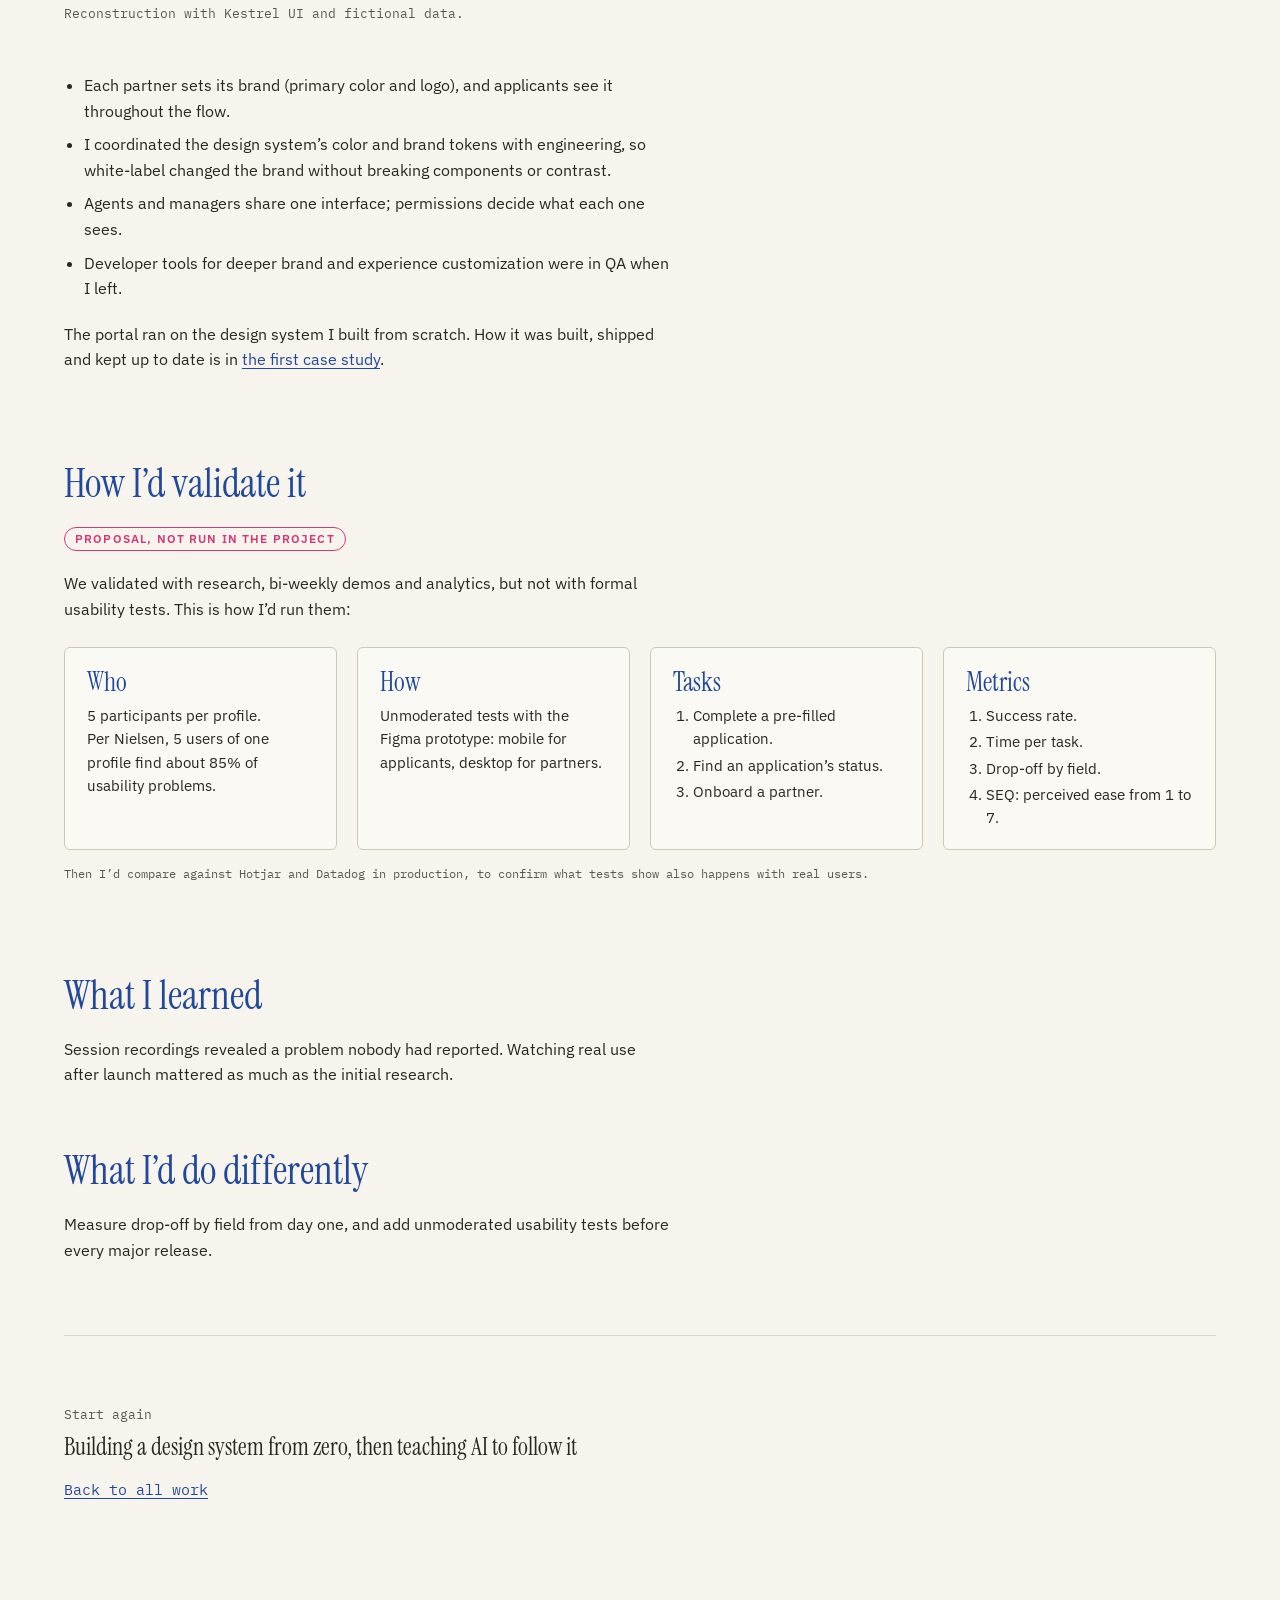
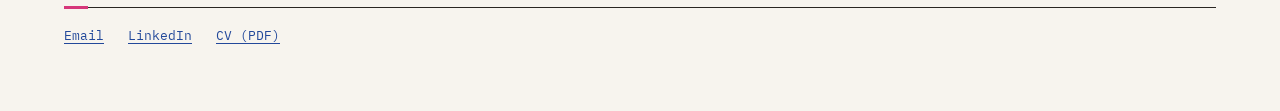
<file: case-03.html>
<!doctype html>
<html lang="en">
<head>
<meta charset="utf-8">
<meta name="viewport" content="width=device-width, initial-scale=1">
<title>A portal for 250+ lending partners — Alejandro Sánchez Fernández</title>
<meta name="description" content="Case study: a role-based portal, an internal admin and a redesigned application flow that took partner onboarding from 1–2 days to about 4 hours and cut form abandonment from ~30% to ~17% (approx.).">
<link rel="canonical" href="https://alejandrosfdesign.github.io/case-03.html">
<link rel="alternate" hreflang="en" href="https://alejandrosfdesign.github.io/case-03.html">
<link rel="alternate" hreflang="es" href="https://alejandrosfdesign.github.io/es/case-03.html">
<link rel="alternate" hreflang="x-default" href="https://alejandrosfdesign.github.io/case-03.html">
<meta property="og:type" content="article">
<meta property="og:site_name" content="Alejandro Sánchez Fernández">
<meta property="og:title" content="A portal for 250+ lending partners">
<meta property="og:description" content="Case study: a role-based portal, an internal admin and a redesigned application flow that took partner onboarding from 1–2 days to about 4 hours and cut form abandonment from ~30% to ~17% (approx.).">
<meta property="og:url" content="https://alejandrosfdesign.github.io/case-03.html">
<meta property="og:image" content="https://alejandrosfdesign.github.io/assets/og/og-case-03.png">
<meta property="og:image:width" content="1200">
<meta property="og:image:height" content="630">
<meta property="og:image:alt" content="A portal for 250+ lending partners">
<meta name="twitter:card" content="summary_large_image">
<link rel="preconnect" href="https://fonts.googleapis.com">
<link rel="preconnect" href="https://fonts.gstatic.com" crossorigin>
<link rel="stylesheet" href="https://fonts.googleapis.com/css2?family=Instrument+Serif&family=IBM+Plex+Mono:wght@400;500;600&family=IBM+Plex+Sans:wght@400;500;600&display=swap">
<script>document.documentElement.classList.add("js")</script>
<link rel="stylesheet" href="assets/style.css?v=12">
<link rel="icon" href="assets/icons/favicon.svg" type="image/svg+xml">
<link rel="icon" href="assets/icons/favicon-32.png" sizes="32x32" type="image/png">
<link rel="apple-touch-icon" href="assets/icons/apple-touch-icon.png">
</head>
<body>
<a class="skip" href="#main">Skip to content</a>

<header class="site-head">
  <div class="wrap">
    <a class="site-name" href="index.html">Alejandro Sánchez Fernández</a>
    <nav class="site-nav" aria-label="Main">
      <a href="index.html#work">Work</a>
      <a href="index.html#about">About</a>
      <a href="cv/Alejandro-Sanchez-Fernandez-CV.pdf">CV (PDF)</a>
      <a href="https://www.linkedin.com/in/alejandrokraken">LinkedIn</a>
      <span class="lang-switch" aria-label="Language"><a href="case-03.html" lang="en" hreflang="en" aria-current="page">EN</a><span aria-hidden="true">·</span><a href="es/case-03.html" lang="es" hreflang="es">ES</a></span>
    </nav>
  </div>
  <div class="wrap rule" aria-hidden="true" style="margin-top: 20px;"></div>
</header>

<main id="main">
  <section class="case-hero">
    <div class="wrap intro">
      <a class="back" href="index.html#work">All work</a>
      <h1>A portal for 250+ lending partners</h1>
      <p class="lede">A role-based portal, an internal admin and a redesigned application flow took partner onboarding from 1–2 days to about 4 hours, and cut form abandonment from ~30% to ~17%.</p>
      <dl class="facts">
        <div><dt>Role</dt><dd>Product design, co-led with my teammate</dd></div>
        <div><dt>Team</dt><dd>2 designers, engineering, Director of Product</dd></div>
        <div><dt>Timeline</dt><dd>2023–2025</dd></div>
        <div><dt>Users</dt><dd>250+ partners, including US Bank and SoFi, and their applicants</dd></div>
      </dl>
      <p class="kestrel-note">Visuals are reconstructions built with Kestrel UI, a fictional brand with fictional data. They show the principles of the work, not the company’s actual screens.</p>
    </div>
  </section>

  <div class="wrap">
    <figure class="fig">
      <a class="fig-link" href="assets/img/c3-v1-partner-dashboard.png"><picture><source media="(max-width: 700px)" type="image/webp" srcset="assets/img/c3-v1-partner-dashboard-m-800.webp 800w, assets/img/c3-v1-partner-dashboard-m.webp 1558w" sizes="calc(100vw - 48px)"><source media="(max-width: 700px)" srcset="assets/img/c3-v1-partner-dashboard-m.png"><img src="assets/img/c3-v1-partner-dashboard.png" srcset="assets/img/c3-v1-partner-dashboard-800.webp 800w, assets/img/c3-v1-partner-dashboard-1600.webp 1600w, assets/img/c3-v1-partner-dashboard.webp 3604w" sizes="(max-width: 1200px) calc(100vw - 48px), 1152px" alt="A partner portal dashboard in manager view: navigation for applications, accounts, commissions and documents, three summary cards and a table of recent applications with statuses." width="3604" height="1500"></picture></a>
      <figcaption>The partner portal in manager view. Agents see the same portal, with commissions read-only.</figcaption>
    </figure>

    <section class="block">
      <div class="prose measure">
        <h2>Context</h2>
        <p>Quantum Lending Solutions is a US lending fintech. It makes loans to small and medium businesses that reach it through a network of 250+ partners: banks and fintechs such as US Bank and SoFi.</p>
      </div>
      <div class="actors" role="list" aria-label="Who takes part">
        <div role="listitem"><span class="l">Partners</span><p>Banks and fintechs. Their agents refer customers; their manager oversees the pipeline and commissions.</p></div>
        <div role="listitem"><span class="l">Applicants</span><p>Small-business owners. They receive a pre-filled application with their partner’s brand and complete it.</p></div>
        <div role="listitem"><span class="l">Quantum operations</span><p>Onboards each partner, sets up users and branding, and runs the loans.</p></div>
      </div>
    </section>

    <section class="block">
      <div class="prose measure">
        <p class="eyebrow">The challenge</p>
        <h2 class="challenge">Optimize partner onboarding and operations</h2>
        <p>From the moment a partner joins until its applicants complete their application.</p>
      </div>
      <div class="why">
        <div><h3>Why it matters to users</h3><p>Operations activates partners without depending on engineering, partners follow their pipeline without email, and applicants finish quickly.</p></div>
        <div><h3>Why it matters to the business</h3><p>Every day an onboarding takes is a day without applications from that partner, and every abandoned application is a loan that isn’t made.</p></div>
      </div>
      <h3 class="sub-h">Frictions found</h3>
      <div class="cards">
        <div class="card"><span class="t">Slow onboarding</span><p>Setting up a partner took 1–2 days and depended on engineering.</p><span class="src">Found in: definition sessions with operations</span></div>
        <div class="card"><span class="t">Status by email</span><p>Partners chased application status by email, with no view of their commissions.</p><span class="src">Found in: sessions with partners and operations</span></div>
        <div class="card"><span class="t">~30% abandonment</span><p>About 3 in 10 applicants abandoned the pre-filled form.</p><span class="src">Found in: Hotjar and Datadog</span></div>
      </div>
    </section>

    <section class="block">
      <div class="prose measure">
        <h2>Who we designed for</h2>
        <p>Personas and their jobs to be done, based on research with all three groups, documented in the company’s Confluence.</p>
      </div>
      <div class="cards">
        <div class="card persona"><span class="t">Operations</span><p class="sub">Quantum operations or partnerships agent.</p><blockquote class="jtbd">“When a new partner signs, I want to set it up with its users, roles and brand in a single flow, so it can start operating without depending on engineering.”</blockquote><p><b>Frustration:</b> scattered setup and permission errors that surfaced late.</p></div>
        <div class="card persona"><span class="t">Partner manager</span><p class="sub">Oversees the bank’s or fintech’s team of agents.</p><blockquote class="jtbd">“When my team submits applications, I want to see their status and my commissions in one place, so I can follow up without chasing emails.”</blockquote><p><b>Frustration:</b> chasing status by email, with no view of commissions.</p></div>
        <div class="card persona"><span class="t">Applicant</span><p class="sub">A small-business owner, often on a phone.</p><blockquote class="jtbd">“When my partner has already pre-filled my application, I want to see only what’s missing, so I can finish quickly in one session.”</blockquote><p><b>Frustration:</b> a half-filled form and technical language.</p></div>
      </div>
      <p class="fine">JTBD format: when [situation], I want [motivation], so [expected outcome].</p>
    </section>

    <section class="block">
      <div class="prose measure"><h2>Outcome</h2></div>
      <div class="cards four stats">
        <div class="card stat"><span class="t">1–2 days → 4 h</span><p>to onboard a partner (approx.)</p></div>
        <div class="card stat"><span class="t">~30% → ~17%</span><p>form abandonment (approx.)</p></div>
        <div class="card stat"><span class="t">1 portal</span><p>standardized experience for 250+ partners</p></div>
        <div class="card stat"><span class="t">2025</span><p>standout design win, per the Director of Product</p></div>
      </div>
      <div class="why" style="margin-top: 28px;">
        <div><h3>Also</h3><ul class="plain"><li><b>Data integration:</b> application tracking and statuses are integrated into the portal.</li><li><b>Data standardization:</b> fewer applications returned for incomplete data.</li><li><b>Agility:</b> less time to complete the application.</li></ul></div>
        <div><h3>Recognition</h3><ul class="plain"><li>Consistent positive feedback from US Bank.</li><li>Recognition for the design team in bi-weekly demos for its work with stakeholders.</li></ul></div>
      </div>
      <p class="fine">Approximate figures observed in production with Hotjar and Datadog, not from a formal study.</p>
    </section>

    <div class="prose measure">
      <h2>My role</h2>
      <p>I co-designed the experience with my design teammate; we split the work evenly and refined it together. My part covered research and definition sessions with all three groups, the flows and information architecture of the admin, the portal and the application flow, and the role and permission model. I presented in bi-weekly demos, worked with compliance on wording, used Hotjar and Datadog to find where applicants dropped off, and reviewed each release as visual approver in Chromatic.</p>
    </div>

    <section class="block">
      <div class="prose measure">
        <h2>Why these challenges first</h2>
        <p>An Eisenhower matrix adapted to urgency and importance for the business.</p>
      </div>
      <div class="diagram" role="figure" aria-label="Prioritization matrix: urgency by business importance">
        <div class="prio">
          <div class="ax-y">Importance for the business →</div>
          <div class="card q now"><span class="lab">Do now</span><p><b>Partner onboarding</b> depended on engineering</p><p><b>Form abandonment</b> (~30%)</p></div>
          <div class="card q plan"><span class="lab">Plan</span><p><b>Roles and permissions</b> per partner</p><p><b>Clarity vs. compliance</b></p></div>
          <div class="card q"><span class="lab">Quick fix</span><p>One-off partner requests, handled as tickets inside the portal</p></div>
          <div class="card q"><span class="lab">Later</span><p>Developer tools and advanced white-label customization (in QA when I left)</p></div>
          <div></div><div class="ax-x">← More urgent · Less urgent →</div>
        </div>
        <div class="criteria"><span><b>Urgency:</b> how much it slowed operations or lost applications today.</span><span><b>Importance:</b> impact on partner growth and completed applications.</span><span><b>Frequency:</b> how many times a day it happened.</span></div>
      </div>
    </section>

    <section class="block">
      <div class="prose measure"><h2>Key challenges</h2></div>
      <div class="rt-wrap">
        <table class="rt"><caption class="sr-only">Four key challenges across the double diamond: discover, define as a how-might-we question, develop and deliver</caption>
          <thead><tr><th scope="col">Challenge</th><th scope="col" class="ph-c">Discover</th><th scope="col" class="ph-c">Define · HMW</th><th scope="col" class="ph-m">Develop</th><th scope="col" class="ph-m">Deliver</th></tr></thead>
          <tbody>
            <tr><th scope="row">Partner onboarding depended on engineering</th><td data-l="Discover">Sessions with operations: scattered setup and permission errors found late.</td><td data-l="Define · HMW" class="hmw">How might we let operations onboard a partner without depending on engineering?</td><td data-l="Develop">An internal admin with a guided flow: partner, users, roles and white-label brand.</td><td data-l="Deliver" class="out">From 1–2 days to ~4 hours (approx.)</td></tr>
            <tr><th scope="row">The pre-filled form was abandoned</th><td data-l="Discover">Hotjar and Datadog: applicants couldn’t find the few fields only they could fill in.</td><td data-l="Define · HMW" class="hmw">How might we take applicants straight to what’s missing?</td><td data-l="Develop">Jump to the next missing field, visible progress, and a single flow with Plaid.</td><td data-l="Deliver" class="out">Abandonment from ~30% to ~17% (approx.)</td></tr>
            <tr><th scope="row">One portal, users with different permissions</th><td data-l="Discover">Sessions with partners: agents and managers needed to see different things.</td><td data-l="Define · HMW" class="hmw">How might we serve both roles in one portal without exposing what isn’t theirs?</td><td data-l="Develop">Roles: managers manage commissions; agents can only view them.</td><td data-l="Deliver" class="out">A standardized experience for 250+ partners</td></tr>
            <tr><th scope="row">Clarity versus compliance</th><td data-l="Discover">Session recordings: technical language, partly required by compliance.</td><td data-l="Define · HMW" class="hmw">How might we make the form clearer without touching mandatory wording?</td><td data-l="Develop">We worked with compliance: less jargon and fields in a logical sequence.</td><td data-l="Deliver" class="out">Clearer questions, same compliance</td></tr>
          </tbody>
        </table>
      </div>
    </section>

    <section class="annotated">
      <figure><a class="fig-link" href="assets/img/c3-v4-before.png"><img src="assets/img/c3-v4-before.png" srcset="assets/img/c3-v4-before-800.webp 800w, assets/img/c3-v4-before.webp 1200w" sizes="(max-width: 800px) calc(100vw - 48px), 520px" alt="The pre-filled application before the redesign, with four numbered markers: a warning banner whose Click to view link looks like plain text, an industry field asking for a NAICS code, a full date picker for the business start date, and a Complete application button with no count of pending fields." width="1200" height="1236" loading="lazy"></a><figcaption>Before. Reconstruction with Kestrel UI and fictional data.</figcaption></figure>
      <div>
        <h2>Before: what applicants saw</h2>
        <p class="intro-p">Session recordings and analytics showed the same pattern on desktop and mobile:</p>
        <ol class="issues">
          <li><b>The notice didn’t read as an action.</b> “Click to view” had the same weight and color as the text, so people didn’t see it as a link.</li>
          <li><b>Industry by NAICS code.</b> Applicants don’t know their business’s code; it was one of the fields where they got stuck most.</li>
          <li><b>A calendar for a date that only needs month and year.</b> The other field with the most friction.</li>
          <li><b>A button with no context.</b> No count of pending fields and no progress; on desktop the notice went unnoticed.</li>
        </ol>
        <p class="fine">Pre-filled and missing fields also looked the same.</p>
      </div>
    </section>

    <section class="annotated">
      <figure><a class="fig-link" href="assets/img/c3-v5-after.png"><img src="assets/img/c3-v5-after.png" srcset="assets/img/c3-v5-after-800.webp 800w, assets/img/c3-v5-after.webp 1200w" sizes="(max-width: 800px) calc(100vw - 48px), 520px" alt="The same pre-filled application after the redesign: 9 of 11 fields complete with a progress bar and a Jump to next missing button, pre-filled fields marked On file with a check, two highlighted missing fields with plain-language labels, and a disabled button explaining Complete 2 fields to continue." width="1200" height="1290" loading="lazy"></a><figcaption>After. Reconstruction with Kestrel UI and fictional data.</figcaption></figure>
      <div>
        <h2>After: same data, a different experience</h2>
        <ul class="crit">
          <li><b>Explicit progress.</b> “9 of 11” and a bar remove the uncertainty; “Jump to next missing” goes straight to the pending field.</li>
          <li><b>Pre-filled data stands apart.</b> A check and an “On file” tag: applicants confirm instead of reviewing everything again.</li>
          <li><b>What’s missing stands out.</b> Indigo border and focus, with a count per section (“2 fields need you”).</li>
          <li><b>Industry in the applicant’s words.</b> Search by name; the NAICS code is secondary.</li>
          <li><b>Month and year, no calendar.</b> Ask only for the detail that’s needed.</li>
          <li><b>A disabled button that says why.</b> “Complete 2 fields to continue” explains what’s left.</li>
        </ul>
      </div>
    </section>

    <section class="block">
      <div class="prose measure"><h2>From form to offer in one session</h2></div>
      <figure class="fig" style="margin-top: 24px;"><a class="fig-link" href="assets/img/c3-v6-one-pass.png"><img src="assets/img/c3-v6-one-pass.png" srcset="assets/img/c3-v6-one-pass-800.webp 800w, assets/img/c3-v6-one-pass-1600.webp 1600w, assets/img/c3-v6-one-pass.webp 2400w" sizes="(max-width: 1200px) calc(100vw - 48px), 1152px" alt="Three mobile screens with the partner’s brand: complete the two missing fields, connect a business bank account, and choose between three loan offers." width="2400" height="1360" loading="lazy"></a><figcaption>Mobile, with the partner’s brand on every step. Reconstruction with Kestrel UI and fictional data.</figcaption></figure>
      <div class="steps3">
        <p><b>1 · Complete:</b> only the missing fields are asked; the rest comes from the partner.</p>
        <p><b>2 · Connect the bank:</b> Plaid inside the same flow, with no detour to another screen.</p>
        <p><b>3 · Choose an offer:</b> the applicant finishes in the same session, without waiting for another email.</p>
      </div>
    </section>

    <section class="block">
      <div class="prose measure"><h2>One system, each partner’s brand</h2></div>
      <figure class="fig" style="margin-top: 24px;"><a class="fig-link" href="assets/img/c3-v7-admin.png"><img src="assets/img/c3-v7-admin.png" srcset="assets/img/c3-v7-admin-800.webp 800w, assets/img/c3-v7-admin-1600.webp 1600w, assets/img/c3-v7-admin.webp 2400w" sizes="(max-width: 1200px) calc(100vw - 48px), 1152px" alt="Internal admin setting up a new partner: a four-step setup, a permissions table for agent and manager roles, invited users, and a white-label preview with the partner’s primary color and logo." width="2400" height="1580" loading="lazy"></a><figcaption>Internal admin: roles, permissions, invitations and white-label preview. Reconstruction with Kestrel UI and fictional data.</figcaption></figure>
      <div class="prose measure">
        <ul>
          <li>Each partner sets its brand (primary color and logo), and applicants see it throughout the flow.</li>
          <li>I coordinated the design system’s color and brand tokens with engineering, so white-label changed the brand without breaking components or contrast.</li>
          <li>Agents and managers share one interface; permissions decide what each one sees.</li>
          <li>Developer tools for deeper brand and experience customization were in QA when I left.</li>
        </ul>
        <p>The portal ran on the design system I built from scratch. How it was built, shipped and kept up to date is in <a href="case-01.html">the first case study</a>.</p>
      </div>
    </section>

    <section class="block">
      <div class="prose measure">
        <h2>How I’d validate it</h2>
        <p><span class="proposal">Proposal, not run in the project</span></p>
        <p>We validated with research, bi-weekly demos and analytics, but not with formal usability tests. This is how I’d run them:</p>
      </div>
      <div class="cards four">
        <div class="card"><span class="t">Who</span><p>5 participants per profile. Per Nielsen, 5 users of one profile find about 85% of usability problems.</p></div>
        <div class="card"><span class="t">How</span><p>Unmoderated tests with the Figma prototype: mobile for applicants, desktop for partners.</p></div>
        <div class="card"><span class="t">Tasks</span><ol class="nl"><li>Complete a pre-filled application.</li><li>Find an application’s status.</li><li>Onboard a partner.</li></ol></div>
        <div class="card"><span class="t">Metrics</span><ol class="nl"><li>Success rate.</li><li>Time per task.</li><li>Drop-off by field.</li><li>SEQ: perceived ease from 1 to 7.</li></ol></div>
      </div>
      <p class="fine">Then I’d compare against Hotjar and Datadog in production, to confirm what tests show also happens with real users.</p>
    </section>

    <div class="prose measure">
      <h2>What I learned</h2>
      <p>Session recordings revealed a problem nobody had reported. Watching real use after launch mattered as much as the initial research.</p>
      <h2>What I’d do differently</h2>
      <p>Measure drop-off by field from day one, and add unmoderated usability tests before every major release.</p>
    </div>

    <section class="next">
      <p class="soon-note">Start again</p>
      <h3 style="margin-top: 8px;"><a href="case-01.html" style="color: var(--ink); text-decoration: none;">Building a design system from zero, then teaching AI to follow it</a></h3>
      <p style="margin-top: 16px;"><a href="index.html#work">Back to all work</a></p>
    </section>
  </div>
</main>

<footer class="site-foot">
  <div class="wrap">
    <div class="rule" aria-hidden="true"></div>
    <div class="links">
      <a href="mailto:hcakraken@gmail.com">Email</a>
      <a href="https://www.linkedin.com/in/alejandrokraken">LinkedIn</a>
      <a href="cv/Alejandro-Sanchez-Fernandez-CV.pdf">CV (PDF)</a>
    </div>
  </div>
</footer>
<script>
(() => {
  if (!('IntersectionObserver' in window) || matchMedia('(prefers-reduced-motion: reduce)').matches) return;
  const sel = '.work-item, .about > *, .fig, .fig-pair, .diagram, .prose, .note, .next, .cards, .rt-wrap, .actors, .why, .annotated';
  const els = [...document.querySelectorAll(sel)].filter(el => !el.parentElement.closest('.fig-pair'));
  els.forEach(el => el.classList.add('reveal'));
  const io = new IntersectionObserver(entries => {
    entries.forEach(e => { if (e.isIntersecting) { e.target.classList.add('is-visible'); io.unobserve(e.target); } });
  }, { threshold: 0.05, rootMargin: '0px 0px -6% 0px' });
  els.forEach(el => io.observe(el));
})();
</script>
</body>
</html>
</file>
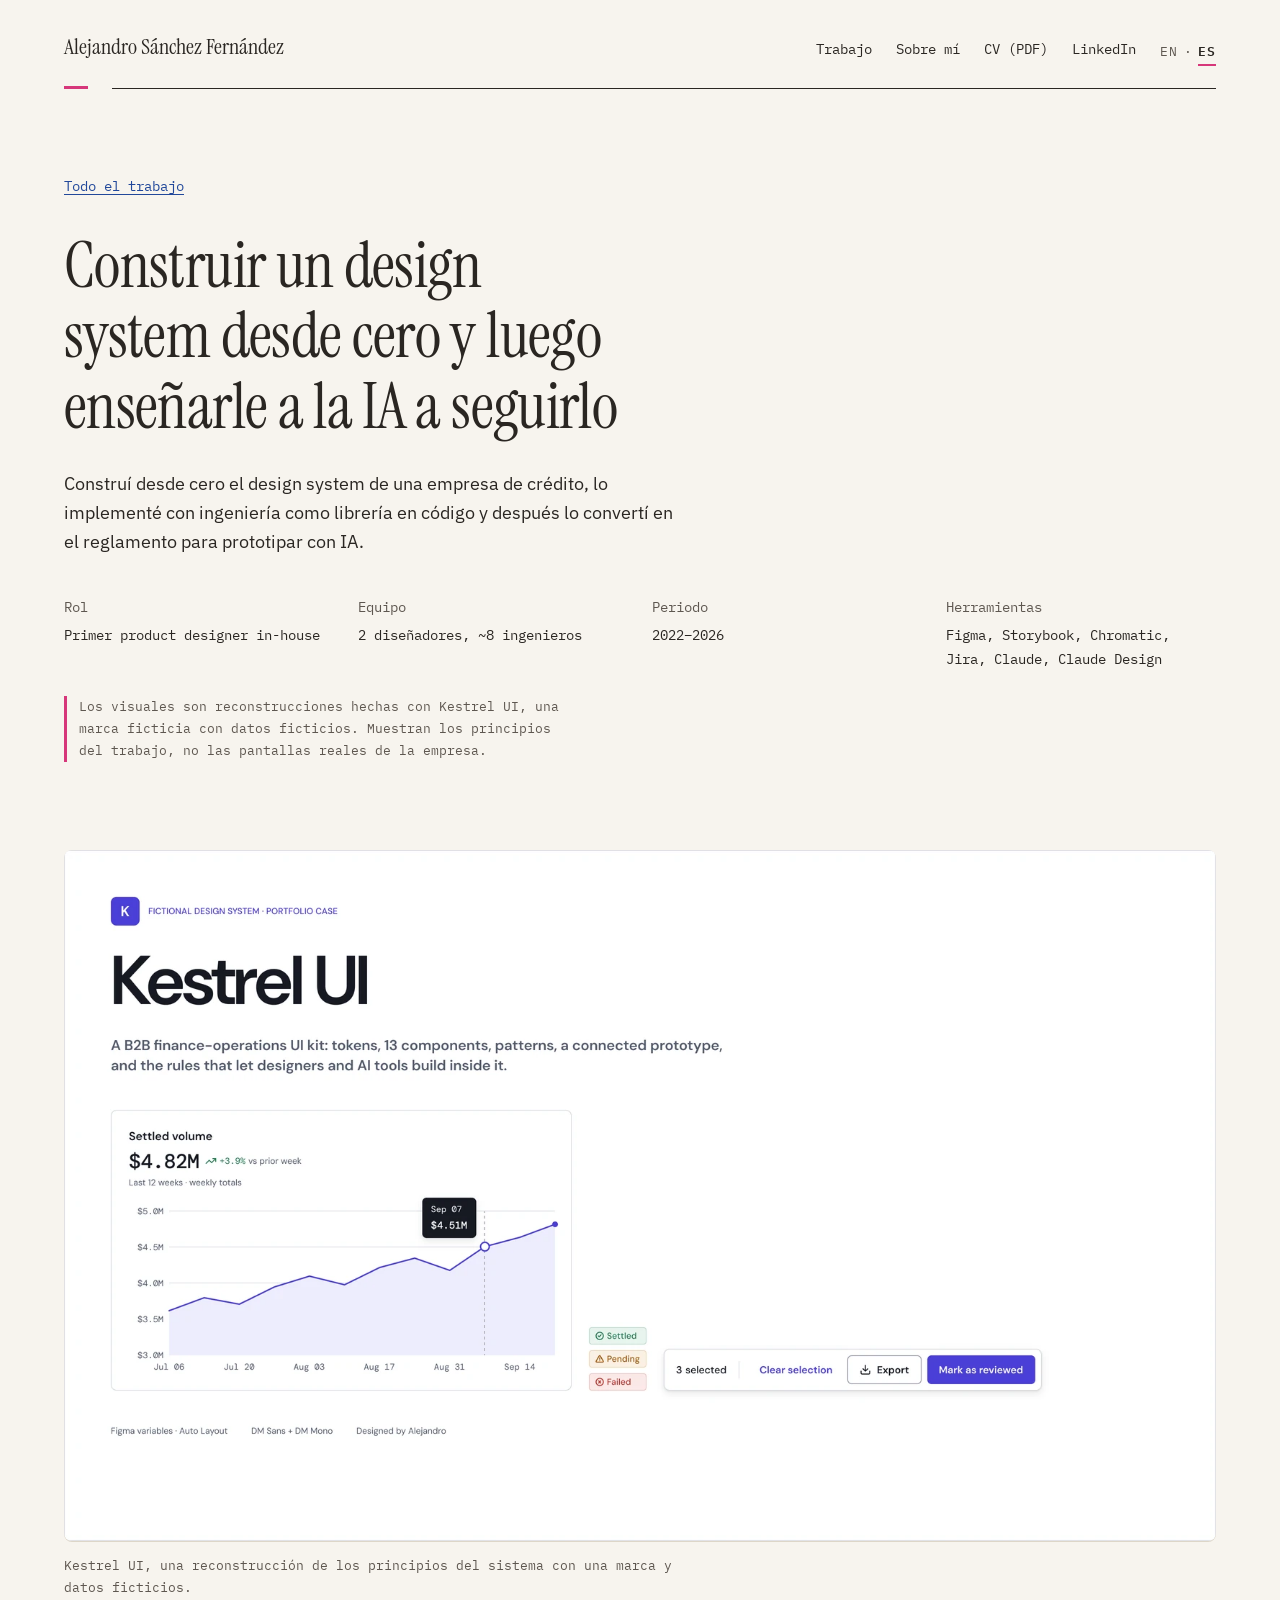
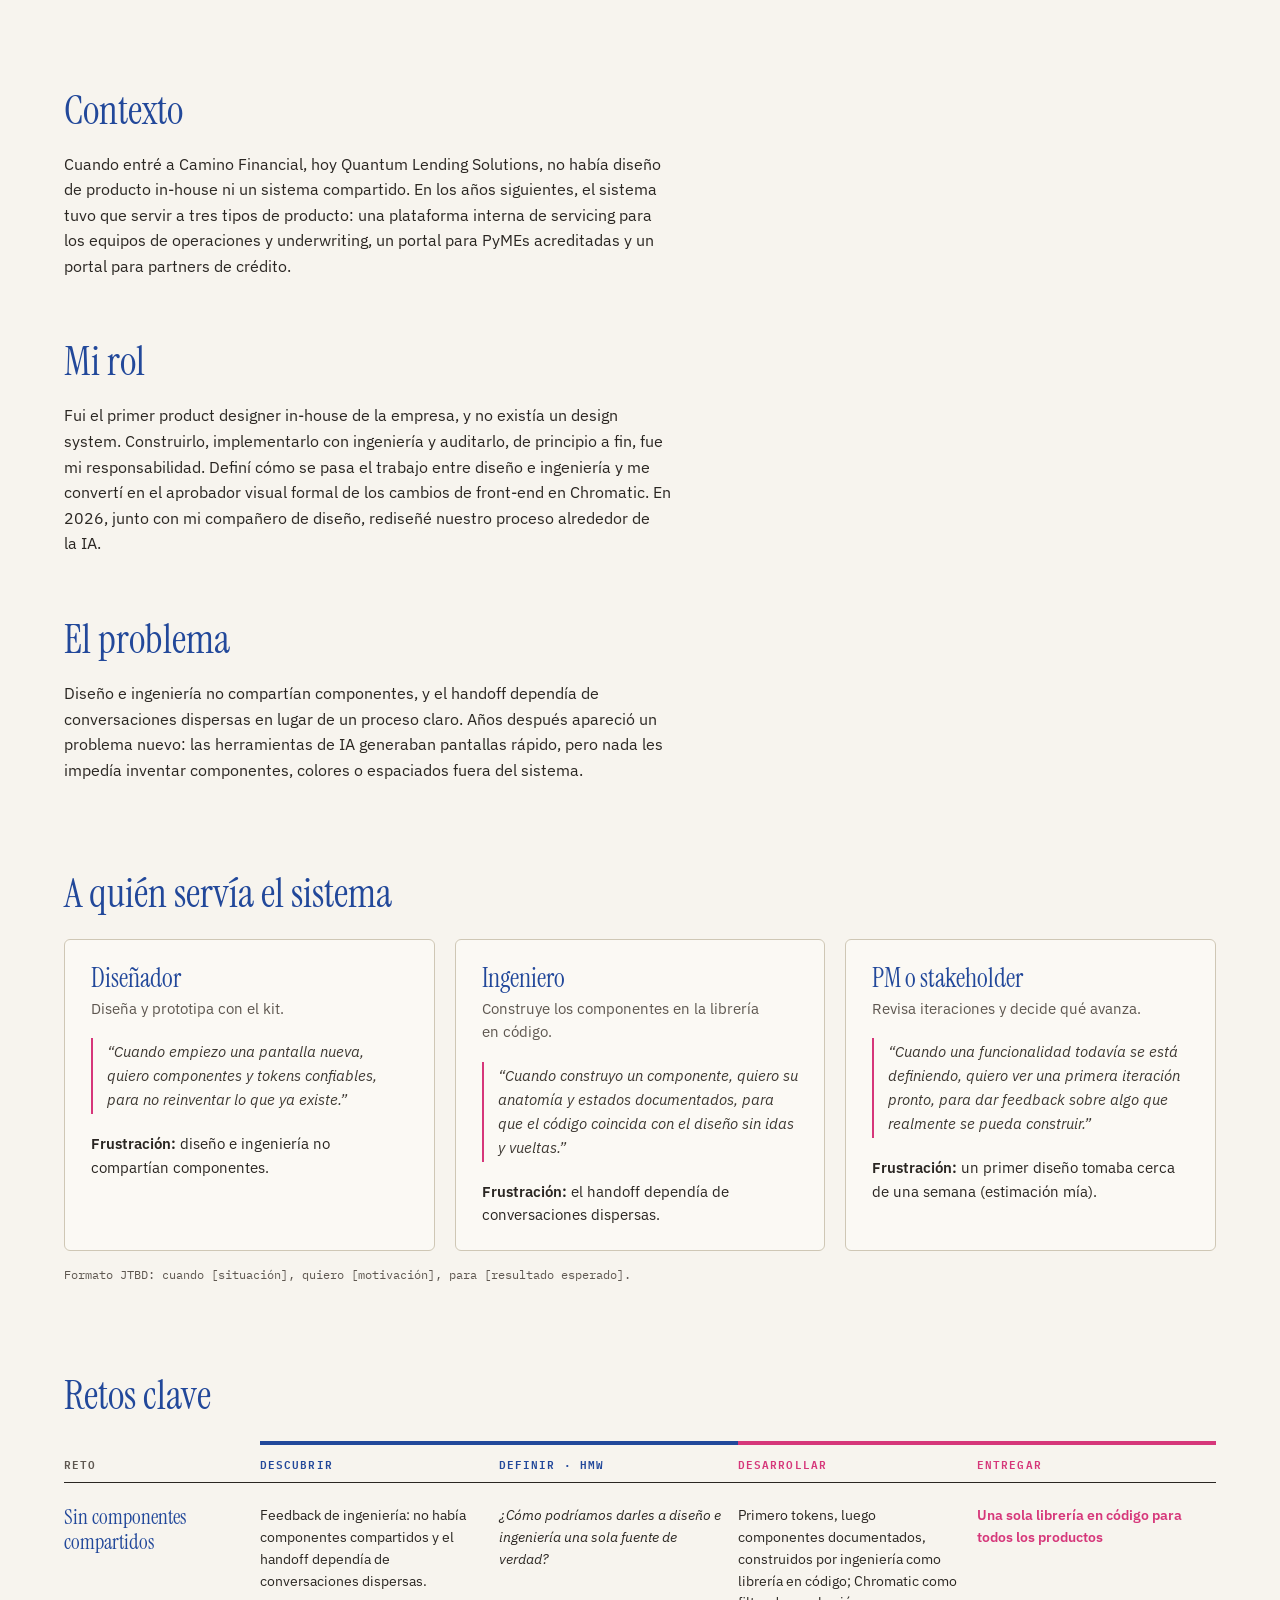
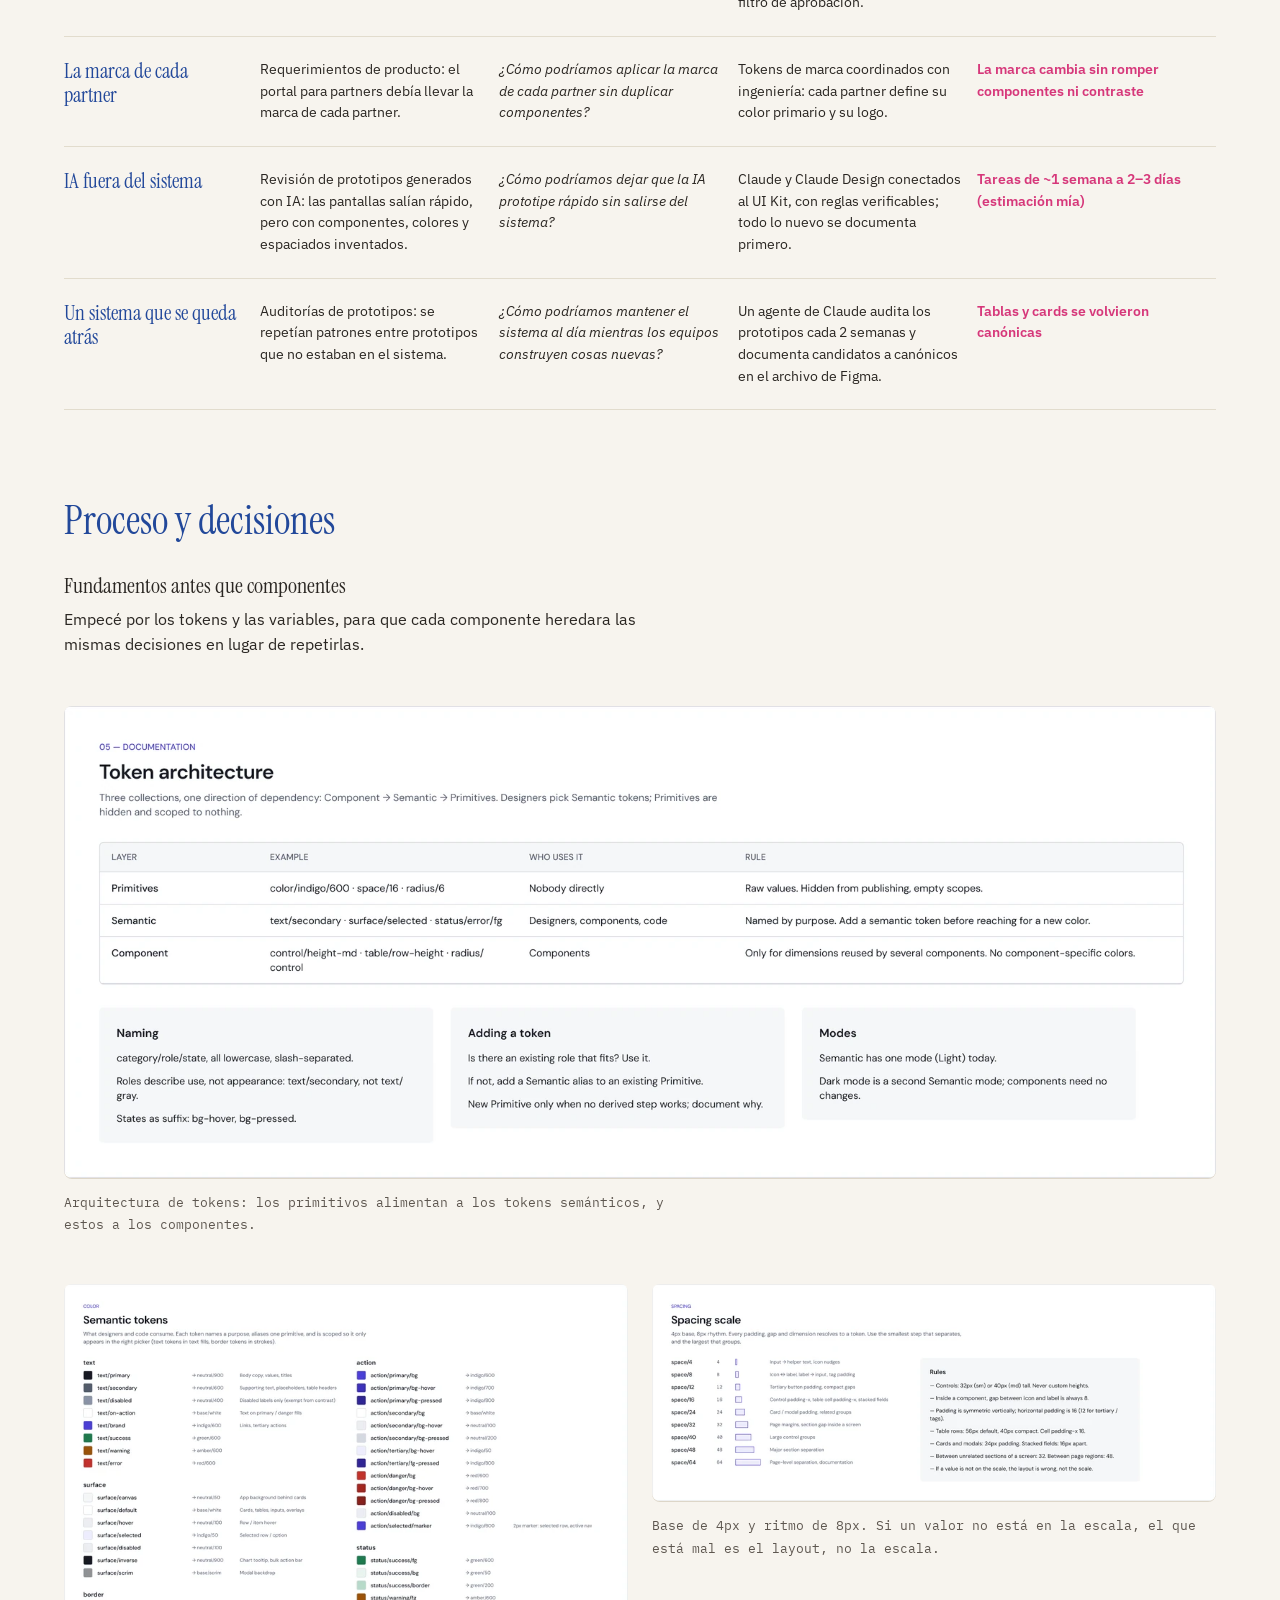
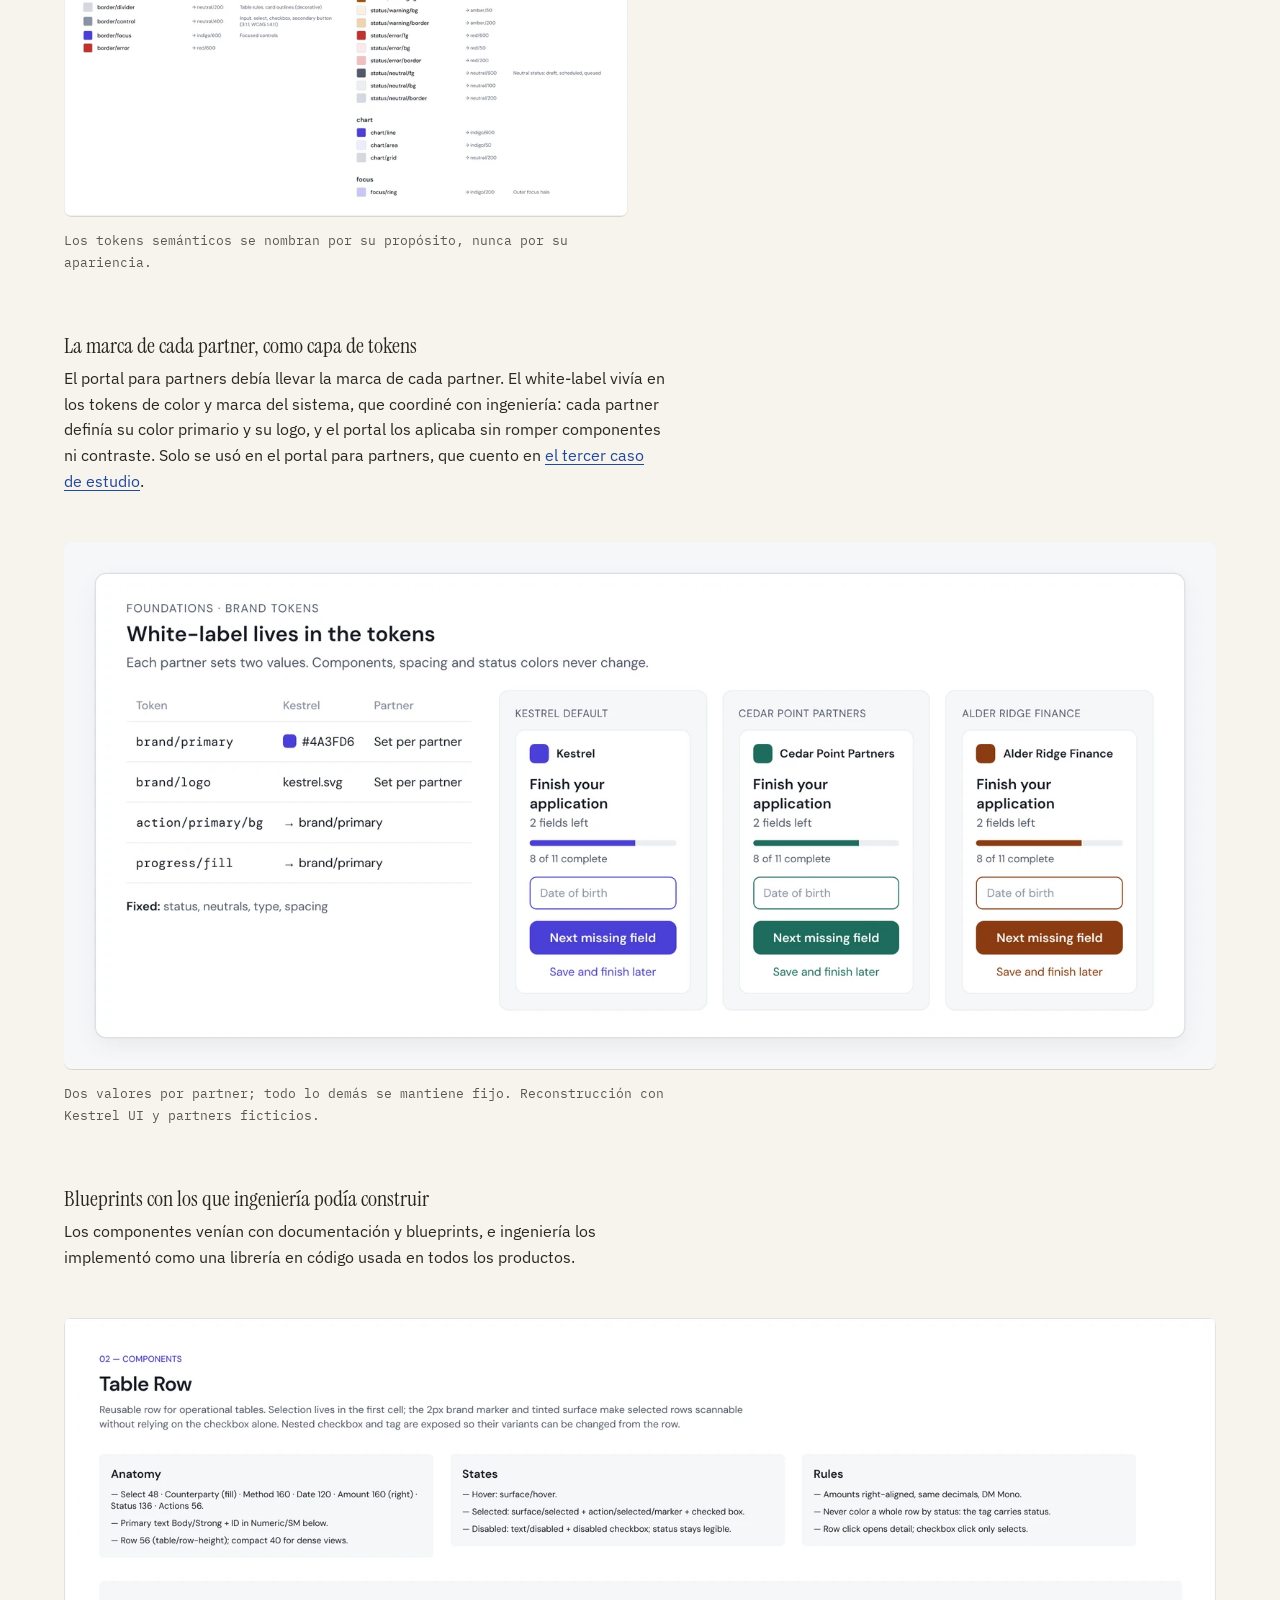
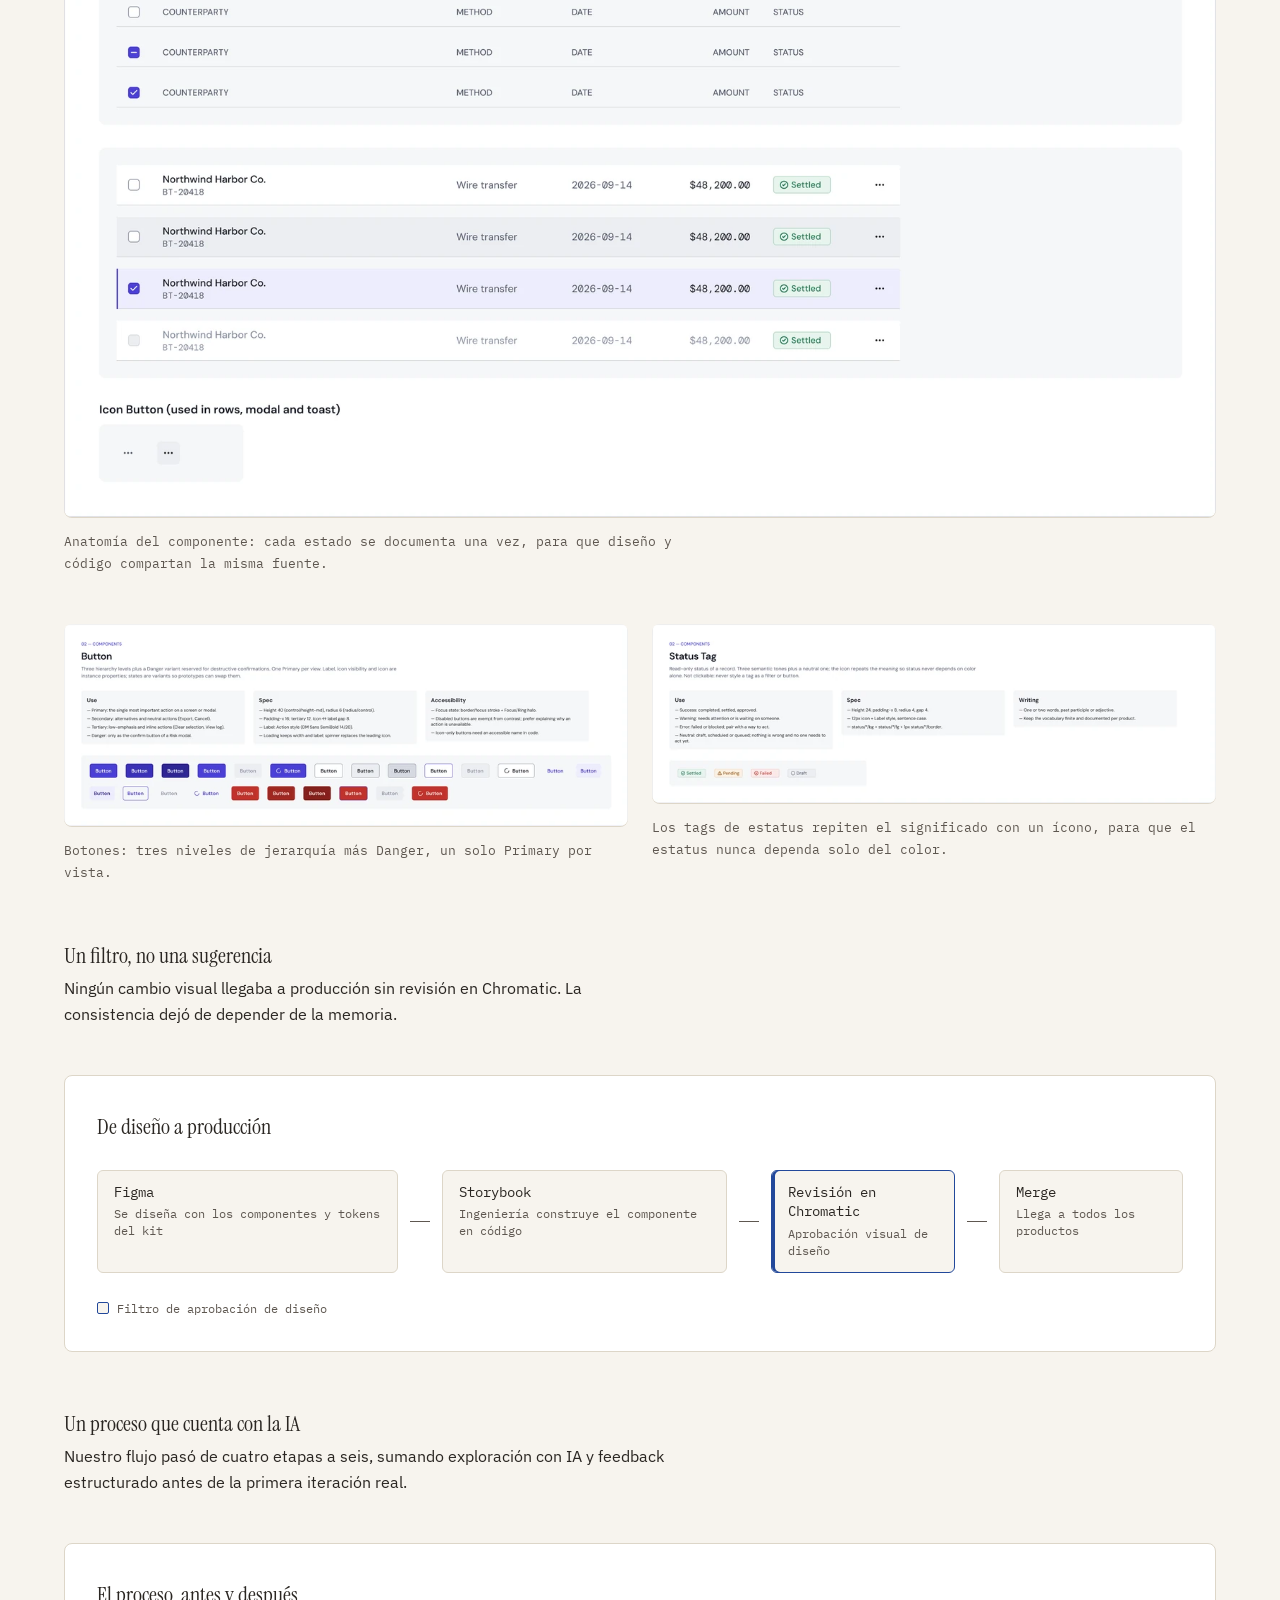
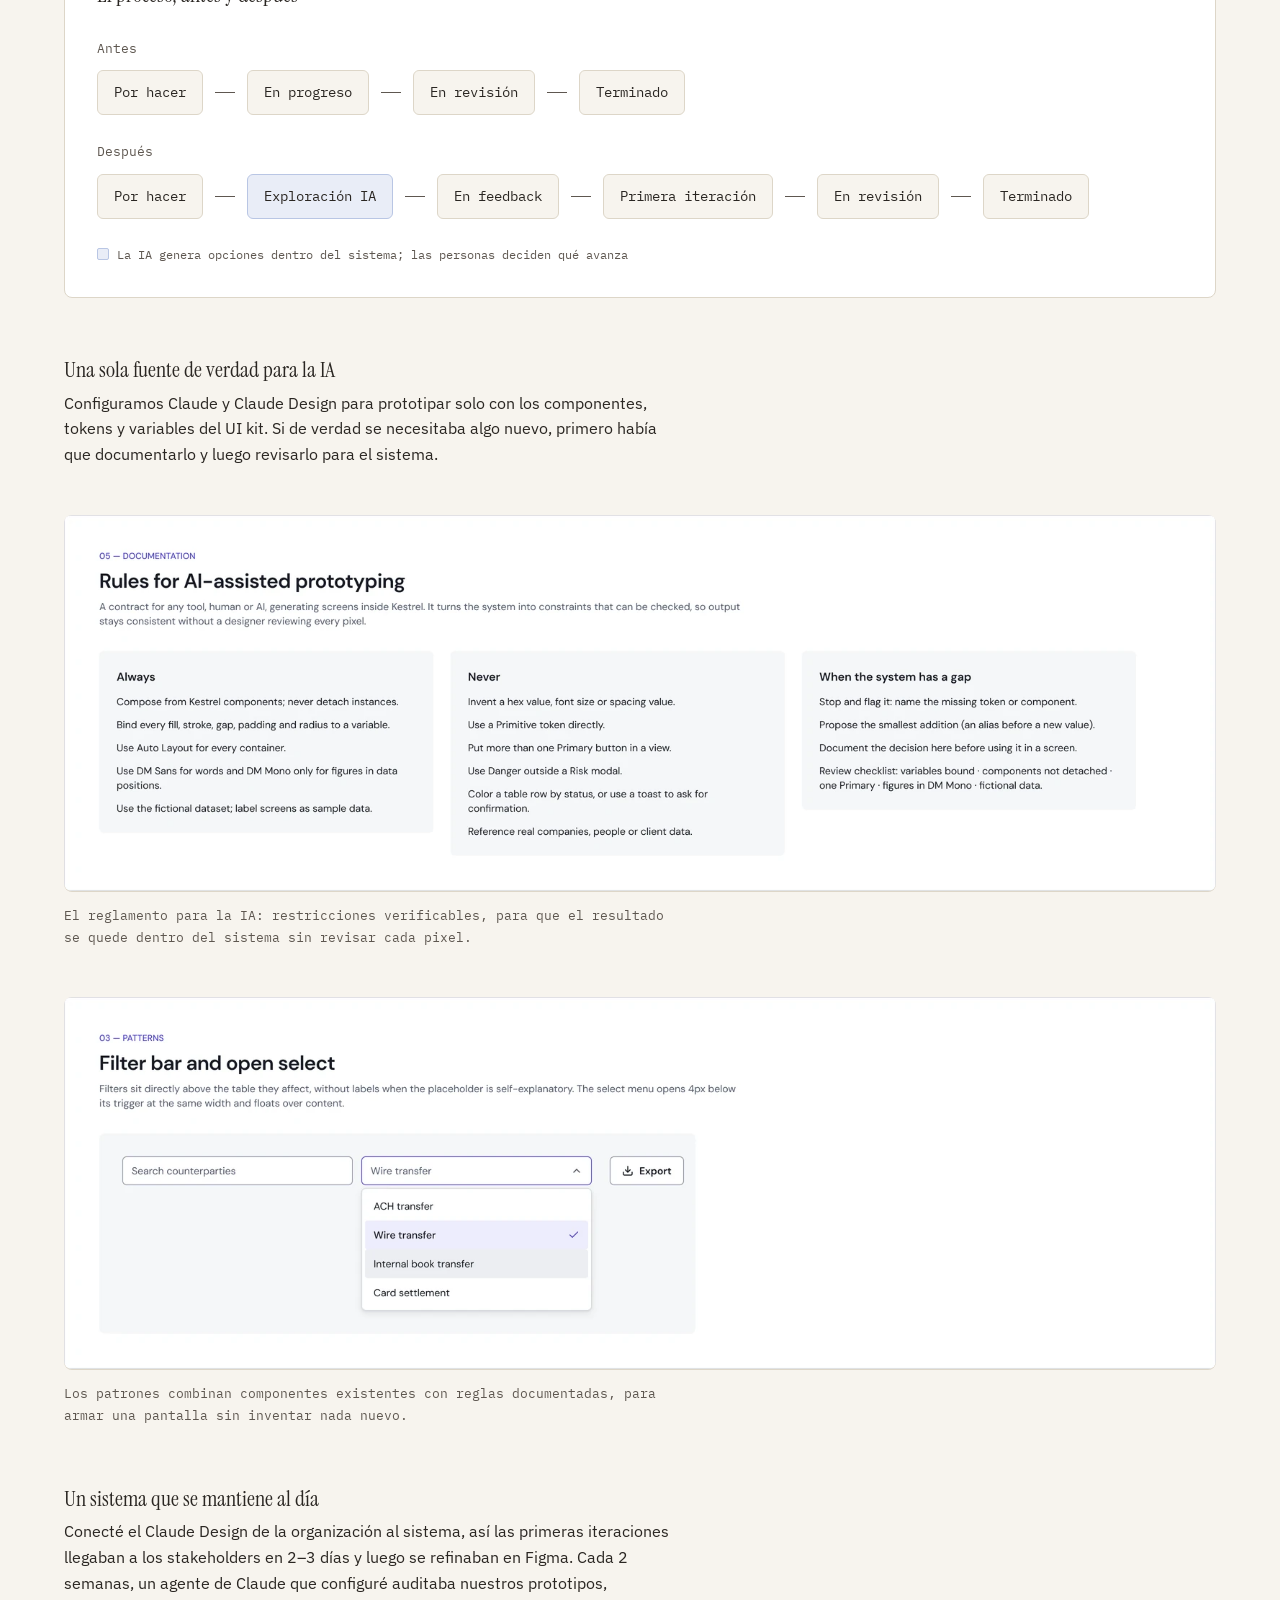
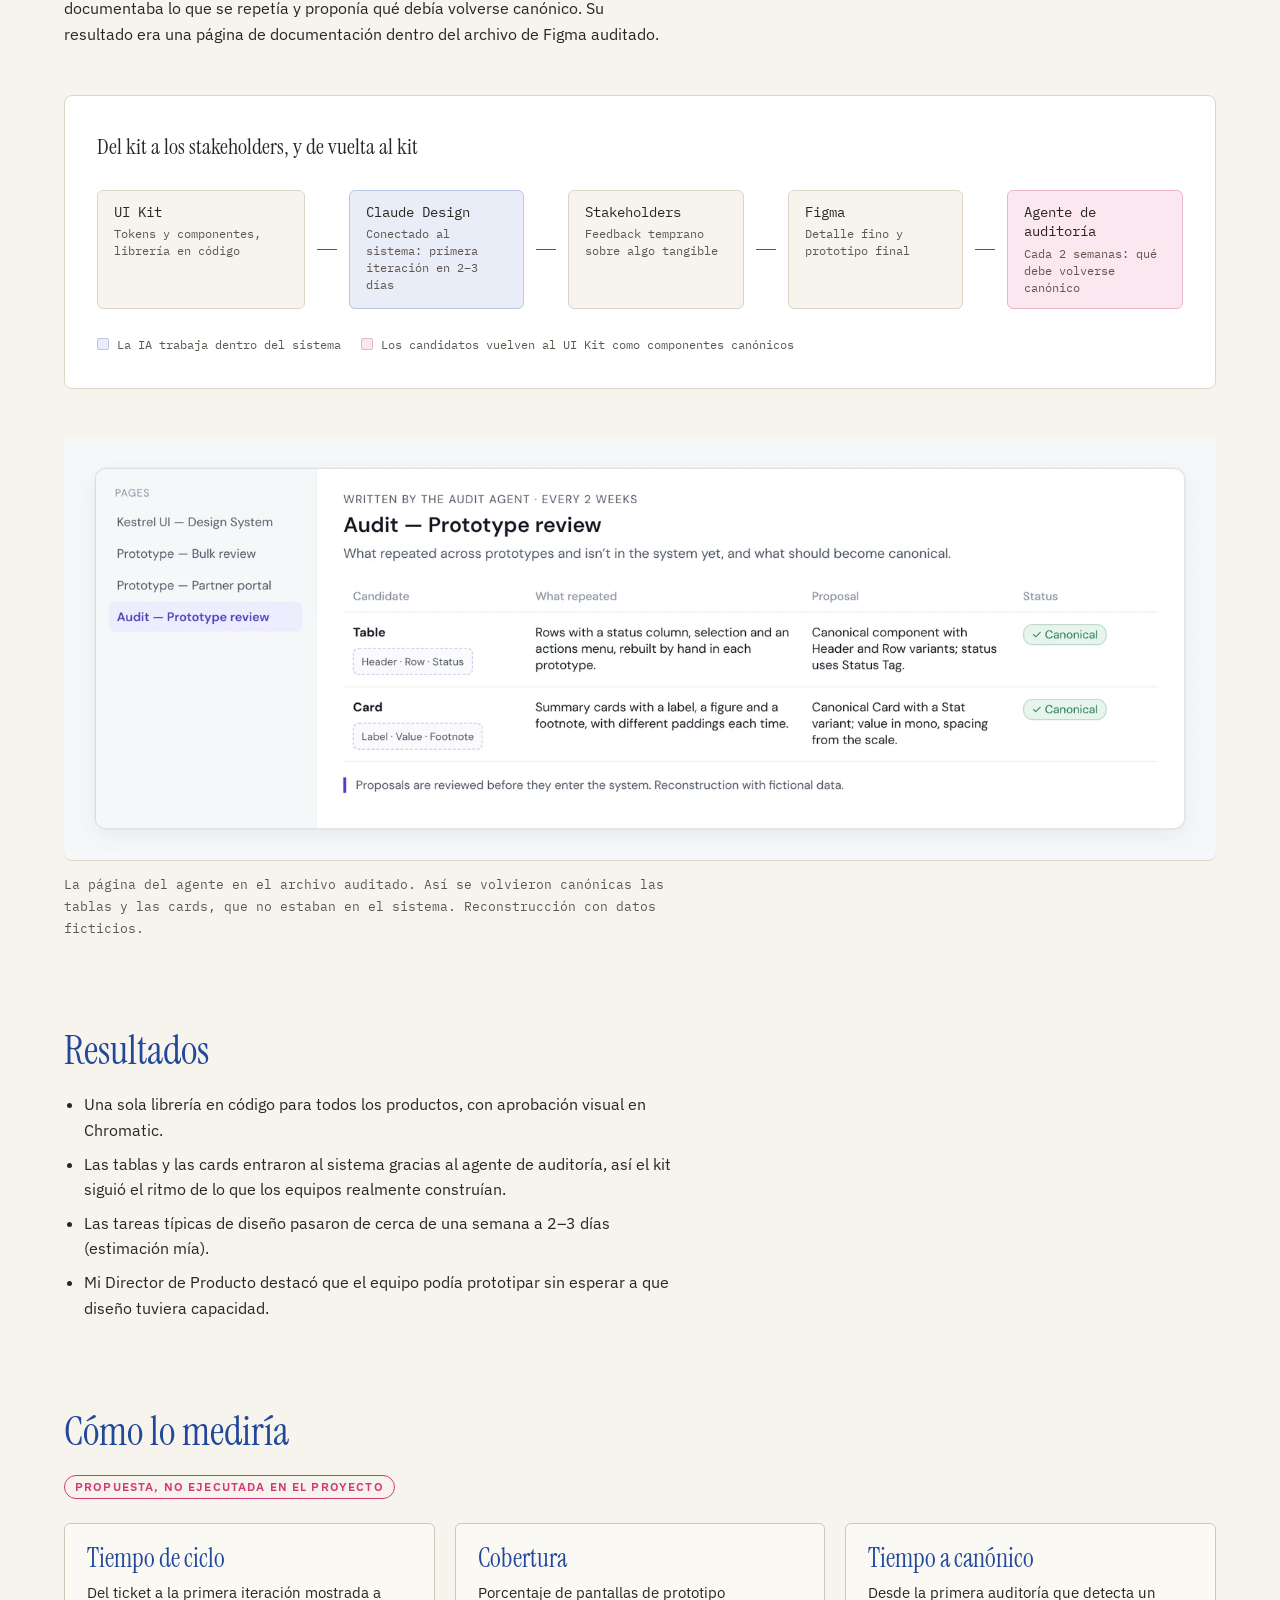
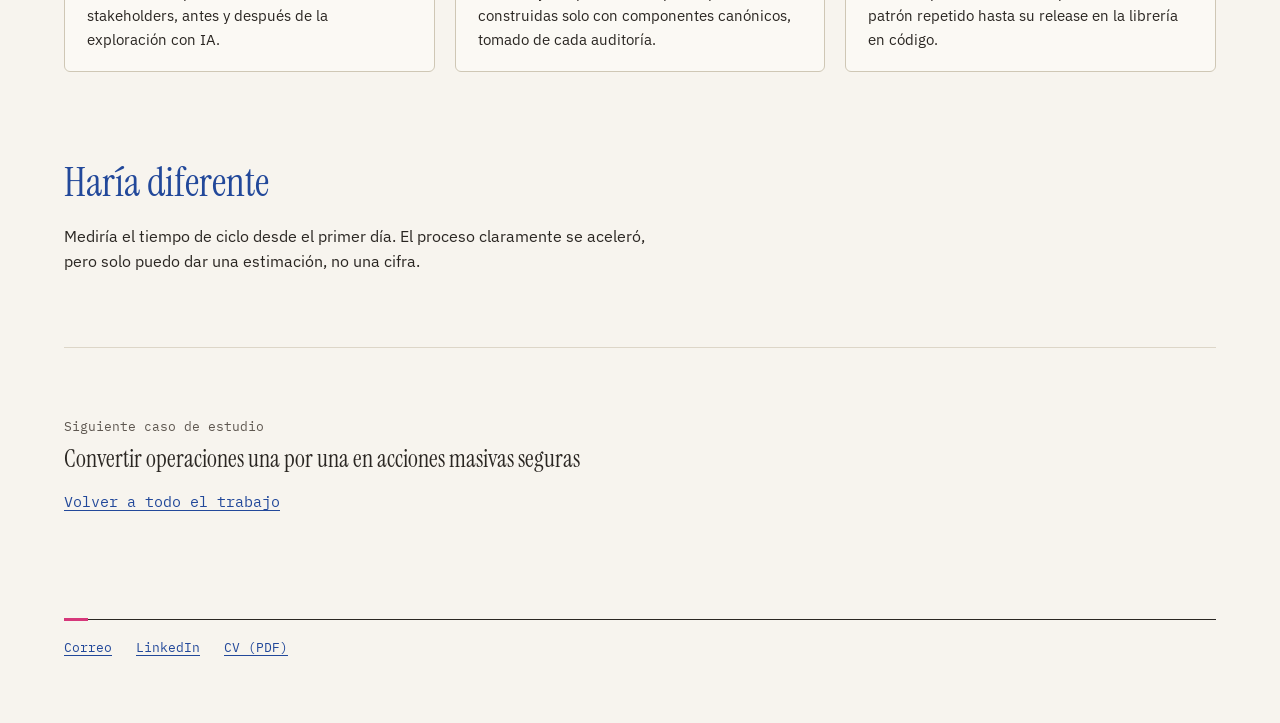
<file: es/case-01.html>
<!doctype html>
<html lang="es">
<head>
<meta charset="utf-8">
<meta name="viewport" content="width=device-width, initial-scale=1">
<title>Construir un design system desde cero y luego enseñarle a la IA a seguirlo — Alejandro Sánchez Fernández</title>
<meta name="description" content="Caso de estudio: el design system de una empresa de crédito, construido desde cero, implementado como librería en código y convertido en el reglamento para prototipar con IA.">
<link rel="canonical" href="https://alejandrosfdesign.github.io/es/case-01.html">
<link rel="alternate" hreflang="en" href="https://alejandrosfdesign.github.io/case-01.html">
<link rel="alternate" hreflang="es" href="https://alejandrosfdesign.github.io/es/case-01.html">
<link rel="alternate" hreflang="x-default" href="https://alejandrosfdesign.github.io/case-01.html">
<meta property="og:type" content="article">
<meta property="og:site_name" content="Alejandro Sánchez Fernández">
<meta property="og:title" content="Construir un design system desde cero y luego enseñarle a la IA a seguirlo">
<meta property="og:description" content="Caso de estudio: el design system de una empresa de crédito, construido desde cero, implementado como librería en código y convertido en el reglamento para prototipar con IA.">
<meta property="og:url" content="https://alejandrosfdesign.github.io/es/case-01.html">
<meta property="og:locale" content="es_MX">
<meta property="og:image" content="https://alejandrosfdesign.github.io/assets/og/og-case-01-es.png">
<meta property="og:image:width" content="1200">
<meta property="og:image:height" content="630">
<meta property="og:image:alt" content="Construir un design system desde cero y luego enseñarle a la IA a seguirlo">
<meta name="twitter:card" content="summary_large_image">
<link rel="preconnect" href="https://fonts.googleapis.com">
<link rel="preconnect" href="https://fonts.gstatic.com" crossorigin>
<link rel="stylesheet" href="https://fonts.googleapis.com/css2?family=Instrument+Serif&family=IBM+Plex+Mono:wght@400;500;600&family=IBM+Plex+Sans:wght@400;500;600&display=swap">
<script>document.documentElement.classList.add("js")</script>
<link rel="stylesheet" href="../assets/style.css?v=12">
<link rel="icon" href="../assets/icons/favicon.svg" type="image/svg+xml">
<link rel="icon" href="../assets/icons/favicon-32.png" sizes="32x32" type="image/png">
<link rel="apple-touch-icon" href="../assets/icons/apple-touch-icon.png">
</head>
<body>
<a class="skip" href="#main">Saltar al contenido</a>

<header class="site-head">
  <div class="wrap">
    <a class="site-name" href="index.html">Alejandro Sánchez Fernández</a>
    <nav class="site-nav" aria-label="Principal">
      <a href="index.html#work">Trabajo</a>
      <a href="index.html#about">Sobre mí</a>
      <a href="../cv/Alejandro-Sanchez-Fernandez-CV-ES.pdf">CV (PDF)</a>
      <a href="https://www.linkedin.com/in/alejandrokraken">LinkedIn</a>
      <span class="lang-switch" aria-label="Idioma"><a href="../case-01.html" lang="en" hreflang="en">EN</a><span aria-hidden="true">·</span><a href="case-01.html" lang="es" hreflang="es" aria-current="page">ES</a></span>
    </nav>
  </div>
  <div class="wrap rule" aria-hidden="true" style="margin-top: 20px;"></div>
</header>

<main id="main">
  <section class="case-hero">
    <div class="wrap intro">
      <a class="back" href="index.html#work">Todo el trabajo</a>
      <h1>Construir un design system desde cero y luego enseñarle a la IA a seguirlo</h1>
      <p class="lede">Construí desde cero el design system de una empresa de crédito, lo implementé con ingeniería como librería en código y después lo convertí en el reglamento para prototipar con IA.</p>
      <dl class="facts">
        <div><dt>Rol</dt><dd>Primer product designer in-house</dd></div>
        <div><dt>Equipo</dt><dd>2 diseñadores, ~8 ingenieros</dd></div>
        <div><dt>Periodo</dt><dd>2022–2026</dd></div>
        <div><dt>Herramientas</dt><dd>Figma, Storybook, Chromatic, Jira, Claude, Claude Design</dd></div>
      </dl>
      <p class="kestrel-note">Los visuales son reconstrucciones hechas con Kestrel UI, una marca ficticia con datos ficticios. Muestran los principios del trabajo, no las pantallas reales de la empresa.</p>
    </div>
  </section>

  <div class="wrap">
    <figure class="fig">
      <a class="fig-link" href="../assets/img/c1-hero-cover.png"><picture><source media="(max-width: 700px)" type="image/webp" srcset="../assets/img/c1-hero-cover-m-800.webp 800w, ../assets/img/c1-hero-cover-m.webp 1344w" sizes="calc(100vw - 48px)"><source media="(max-width: 700px)" srcset="../assets/img/c1-hero-cover-m.png"><img src="../assets/img/c1-hero-cover.png" srcset="../assets/img/c1-hero-cover-800.webp 800w, ../assets/img/c1-hero-cover-1600.webp 1600w, ../assets/img/c1-hero-cover.webp 3200w" sizes="(max-width: 1200px) calc(100vw - 48px), 1152px" alt="Portada de Kestrel UI: una gráfica de líneas del volumen liquidado, tags de estatus y una barra de acciones masivas." width="3200" height="1920"></picture></a>
      <figcaption>Kestrel UI, una reconstrucción de los principios del sistema con una marca y datos ficticios.</figcaption>
    </figure>

    <div class="prose measure">
      <h2>Contexto</h2>
      <p>Cuando entré a Camino Financial, hoy Quantum Lending Solutions, no había diseño de producto in-house ni un sistema compartido. En los años siguientes, el sistema tuvo que servir a tres tipos de producto: una plataforma interna de servicing para los equipos de operaciones y underwriting, un portal para PyMEs acreditadas y un portal para partners de crédito.</p>

      <h2>Mi rol</h2>
      <p>Fui el primer product designer in-house de la empresa, y no existía un design system. Construirlo, implementarlo con ingeniería y auditarlo, de principio a fin, fue mi responsabilidad. Definí cómo se pasa el trabajo entre diseño e ingeniería y me convertí en el aprobador visual formal de los cambios de front-end en Chromatic. En 2026, junto con mi compañero de diseño, rediseñé nuestro proceso alrededor de la IA.</p>

      <h2>El problema</h2>
      <p>Diseño e ingeniería no compartían componentes, y el handoff dependía de conversaciones dispersas en lugar de un proceso claro. Años después apareció un problema nuevo: las herramientas de IA generaban pantallas rápido, pero nada les impedía inventar componentes, colores o espaciados fuera del sistema.</p>

    </div>

    <section class="block">
      <div class="prose measure">
        <h2>A quién servía el sistema</h2>
      </div>
      <div class="cards">
        <div class="card persona"><span class="t">Diseñador</span><p class="sub">Diseña y prototipa con el kit.</p><blockquote class="jtbd">“Cuando empiezo una pantalla nueva, quiero componentes y tokens confiables, para no reinventar lo que ya existe.”</blockquote><p><b>Frustración:</b> diseño e ingeniería no compartían componentes.</p></div>
        <div class="card persona"><span class="t">Ingeniero</span><p class="sub">Construye los componentes en la librería en código.</p><blockquote class="jtbd">“Cuando construyo un componente, quiero su anatomía y estados documentados, para que el código coincida con el diseño sin idas y vueltas.”</blockquote><p><b>Frustración:</b> el handoff dependía de conversaciones dispersas.</p></div>
        <div class="card persona"><span class="t">PM o stakeholder</span><p class="sub">Revisa iteraciones y decide qué avanza.</p><blockquote class="jtbd">“Cuando una funcionalidad todavía se está definiendo, quiero ver una primera iteración pronto, para dar feedback sobre algo que realmente se pueda construir.”</blockquote><p><b>Frustración:</b> un primer diseño tomaba cerca de una semana (estimación mía).</p></div>
      </div>
      <p class="fine">Formato JTBD: cuando [situación], quiero [motivación], para [resultado esperado].</p>
    </section>

    <section class="block">
      <div class="prose measure"><h2>Retos clave</h2></div>
      <div class="rt-wrap">
        <table class="rt"><caption class="sr-only">Cuatro retos clave a lo largo del doble diamante: descubrir, definir como pregunta HMW, desarrollar y entregar</caption>
          <thead><tr><th scope="col">Reto</th><th scope="col" class="ph-c">Descubrir</th><th scope="col" class="ph-c">Definir · HMW</th><th scope="col" class="ph-m">Desarrollar</th><th scope="col" class="ph-m">Entregar</th></tr></thead>
          <tbody>
            <tr><th scope="row">Sin componentes compartidos</th><td data-l="Descubrir">Feedback de ingeniería: no había componentes compartidos y el handoff dependía de conversaciones dispersas.</td><td data-l="Definir · HMW" class="hmw">¿Cómo podríamos darles a diseño e ingeniería una sola fuente de verdad?</td><td data-l="Desarrollar">Primero tokens, luego componentes documentados, construidos por ingeniería como librería en código; Chromatic como filtro de aprobación.</td><td data-l="Entregar" class="out">Una sola librería en código para todos los productos</td></tr>
            <tr><th scope="row">La marca de cada partner</th><td data-l="Descubrir">Requerimientos de producto: el portal para partners debía llevar la marca de cada partner.</td><td data-l="Definir · HMW" class="hmw">¿Cómo podríamos aplicar la marca de cada partner sin duplicar componentes?</td><td data-l="Desarrollar">Tokens de marca coordinados con ingeniería: cada partner define su color primario y su logo.</td><td data-l="Entregar" class="out">La marca cambia sin romper componentes ni contraste</td></tr>
            <tr><th scope="row">IA fuera del sistema</th><td data-l="Descubrir">Revisión de prototipos generados con IA: las pantallas salían rápido, pero con componentes, colores y espaciados inventados.</td><td data-l="Definir · HMW" class="hmw">¿Cómo podríamos dejar que la IA prototipe rápido sin salirse del sistema?</td><td data-l="Desarrollar">Claude y Claude Design conectados al UI Kit, con reglas verificables; todo lo nuevo se documenta primero.</td><td data-l="Entregar" class="out">Tareas de ~1 semana a 2–3 días (estimación mía)</td></tr>
            <tr><th scope="row">Un sistema que se queda atrás</th><td data-l="Descubrir">Auditorías de prototipos: se repetían patrones entre prototipos que no estaban en el sistema.</td><td data-l="Definir · HMW" class="hmw">¿Cómo podríamos mantener el sistema al día mientras los equipos construyen cosas nuevas?</td><td data-l="Desarrollar">Un agente de Claude audita los prototipos cada 2 semanas y documenta candidatos a canónicos en el archivo de Figma.</td><td data-l="Entregar" class="out">Tablas y cards se volvieron canónicas</td></tr>
          </tbody>
        </table>
      </div>
    </section>

    <div class="prose measure">
      <h2>Proceso y decisiones</h2>
      <div class="decision">
        <h3>Fundamentos antes que componentes</h3>
        <p>Empecé por los tokens y las variables, para que cada componente heredara las mismas decisiones en lugar de repetirlas.</p>
      </div>
    </div>

    <figure class="fig">
      <a class="fig-link" href="../assets/img/c1-v1a-token-architecture.png"><img src="../assets/img/c1-v1a-token-architecture.png" srcset="../assets/img/c1-v1a-token-architecture-800.webp 800w, ../assets/img/c1-v1a-token-architecture-1600.webp 1600w, ../assets/img/c1-v1a-token-architecture.webp 3200w" sizes="(max-width: 1200px) calc(100vw - 48px), 1152px" alt="Tabla de arquitectura de tokens: capas de primitivos, semánticos y de componente, con quién usa cada una y su regla." width="3200" height="1312" loading="lazy"></a>
      <figcaption>Arquitectura de tokens: los primitivos alimentan a los tokens semánticos, y estos a los componentes.</figcaption>
    </figure>

    <div class="fig-pair">
      <figure class="fig" style="margin: 0;">
        <a class="fig-link" href="../assets/img/c1-v1b-semantic-tokens.png"><img src="../assets/img/c1-v1b-semantic-tokens.png" srcset="../assets/img/c1-v1b-semantic-tokens-800.webp 800w, ../assets/img/c1-v1b-semantic-tokens-1600.webp 1600w, ../assets/img/c1-v1b-semantic-tokens.webp 2880w" sizes="(max-width: 800px) calc(100vw - 48px), 564px" alt="Tablero de tokens semánticos: texto, superficie, borde, acción, estatus, gráficas y foco, con sus alias de primitivos." width="2880" height="2716" loading="lazy"></a>
        <figcaption>Los tokens semánticos se nombran por su propósito, nunca por su apariencia.</figcaption>
      </figure>
      <figure class="fig" style="margin: 0;">
        <a class="fig-link" href="../assets/img/c1-v1c-spacing-scale.png"><img src="../assets/img/c1-v1c-spacing-scale.png" srcset="../assets/img/c1-v1c-spacing-scale-800.webp 800w, ../assets/img/c1-v1c-spacing-scale-1600.webp 1600w, ../assets/img/c1-v1c-spacing-scale.webp 2880w" sizes="(max-width: 800px) calc(100vw - 48px), 564px" alt="Escala de espaciado de 4 a 64 con notas de uso y reglas de layout." width="2880" height="1108" loading="lazy"></a>
        <figcaption>Base de 4px y ritmo de 8px. Si un valor no está en la escala, el que está mal es el layout, no la escala.</figcaption>
      </figure>
    </div>

    <div class="prose measure" style="margin-top: 48px;">
      <div class="decision">
        <h3>La marca de cada partner, como capa de tokens</h3>
        <p>El portal para partners debía llevar la marca de cada partner. El white-label vivía en los tokens de color y marca del sistema, que coordiné con ingeniería: cada partner definía su color primario y su logo, y el portal los aplicaba sin romper componentes ni contraste. Solo se usó en el portal para partners, que cuento en <a href="case-03.html">el tercer caso de estudio</a>.</p>
      </div>
    </div>

    <figure class="fig">
      <a class="fig-link" href="../assets/img/c1-v7-white-label.png"><img src="../assets/img/c1-v7-white-label.png" srcset="../assets/img/c1-v7-white-label-800.webp 800w, ../assets/img/c1-v7-white-label-1600.webp 1600w, ../assets/img/c1-v7-white-label.webp 2400w" sizes="(max-width: 1200px) calc(100vw - 48px), 1152px" alt="Tablero de tokens de marca: brand primary y brand logo se definen por partner, las acciones primarias y el progreso toman brand primary, y la misma tarjeta de solicitud aparece en tres marcas: índigo de Kestrel, verde de Cedar Point Partners y óxido de Alder Ridge Finance." width="2400" height="1096" loading="lazy"></a>
      <figcaption>Dos valores por partner; todo lo demás se mantiene fijo. Reconstrucción con Kestrel UI y partners ficticios.</figcaption>
    </figure>

    <div class="prose measure" style="margin-top: 48px;">
      <div class="decision">
        <h3>Blueprints con los que ingeniería podía construir</h3>
        <p>Los componentes venían con documentación y blueprints, e ingeniería los implementó como una librería en código usada en todos los productos.</p>
      </div>
    </div>

    <figure class="fig">
      <a class="fig-link" href="../assets/img/c1-v2b-table-row.png"><img src="../assets/img/c1-v2b-table-row.png" srcset="../assets/img/c1-v2b-table-row-800.webp 800w, ../assets/img/c1-v2b-table-row-1600.webp 1600w, ../assets/img/c1-v2b-table-row.webp 3200w" sizes="(max-width: 1200px) calc(100vw - 48px), 1152px" alt="Documentación del componente de fila de tabla: anatomía, estados y reglas, con variantes de encabezado y fila." width="3200" height="2220" loading="lazy"></a>
      <figcaption>Anatomía del componente: cada estado se documenta una vez, para que diseño y código compartan la misma fuente.</figcaption>
    </figure>

    <div class="fig-pair">
      <figure class="fig" style="margin: 0;">
        <a class="fig-link" href="../assets/img/c1-v2a-button.png"><img src="../assets/img/c1-v2a-button.png" srcset="../assets/img/c1-v2a-button-800.webp 800w, ../assets/img/c1-v2a-button-1600.webp 1600w, ../assets/img/c1-v2a-button.webp 3200w" sizes="(max-width: 800px) calc(100vw - 48px), 564px" alt="Componente de botón con variantes primary, secondary, tertiary y danger en todos sus estados." width="3200" height="1148" loading="lazy"></a>
        <figcaption>Botones: tres niveles de jerarquía más Danger, un solo Primary por vista.</figcaption>
      </figure>
      <figure class="fig" style="margin: 0;">
        <a class="fig-link" href="../assets/img/c1-v2c-status-tag.png"><img src="../assets/img/c1-v2c-status-tag.png" srcset="../assets/img/c1-v2c-status-tag-800.webp 800w, ../assets/img/c1-v2c-status-tag-1600.webp 1600w, ../assets/img/c1-v2c-status-tag.webp 3200w" sizes="(max-width: 800px) calc(100vw - 48px), 564px" alt="Componente de tag de estatus con los estados settled, pending, failed y draft." width="3200" height="1020" loading="lazy"></a>
        <figcaption>Los tags de estatus repiten el significado con un ícono, para que el estatus nunca dependa solo del color.</figcaption>
      </figure>
    </div>

    <div class="prose measure" style="margin-top: 48px;">
      <div class="decision">
        <h3>Un filtro, no una sugerencia</h3>
        <p>Ningún cambio visual llegaba a producción sin revisión en Chromatic. La consistencia dejó de depender de la memoria.</p>
      </div>
    </div>

    <div class="diagram" role="figure" aria-label="Flujo de gobierno de Figma a merge">
      <p class="title">De diseño a producción</p>
      <ol class="flow fit">
        <li><div class="step">Figma<small>Se diseña con los componentes y tokens del kit</small></div></li>
        <li><div class="step">Storybook<small>Ingeniería construye el componente en código</small></div></li>
        <li><div class="step gate">Revisión en Chromatic<small>Aprobación visual de diseño</small></div></li>
        <li><div class="step">Merge<small>Llega a todos los productos</small></div></li>
      </ol>
      <div class="legend"><span class="l-gate">Filtro de aprobación de diseño</span></div>
    </div>

    <div class="prose measure">
      <div class="decision">
        <h3>Un proceso que cuenta con la IA</h3>
        <p>Nuestro flujo pasó de cuatro etapas a seis, sumando exploración con IA y feedback estructurado antes de la primera iteración real.</p>
      </div>
    </div>

    <div class="diagram" role="figure" aria-label="Proceso de diseño antes y después de sumar la IA">
      <p class="title">El proceso, antes y después</p>
      <p class="row-label">Antes</p>
      <ol class="flow">
        <li><div class="step">Por hacer</div></li>
        <li><div class="step">En progreso</div></li>
        <li><div class="step">En revisión</div></li>
        <li><div class="step">Terminado</div></li>
      </ol>
      <p class="row-label">Después</p>
      <ol class="flow">
        <li><div class="step">Por hacer</div></li>
        <li><div class="step ai">Exploración IA</div></li>
        <li><div class="step">En feedback</div></li>
        <li><div class="step">Primera iteración</div></li>
        <li><div class="step">En revisión</div></li>
        <li><div class="step">Terminado</div></li>
      </ol>
      <div class="legend"><span class="l-ai">La IA genera opciones dentro del sistema; las personas deciden qué avanza</span></div>
    </div>

    <div class="prose measure">
      <div class="decision">
        <h3>Una sola fuente de verdad para la IA</h3>
        <p>Configuramos Claude y Claude Design para prototipar solo con los componentes, tokens y variables del UI kit. Si de verdad se necesitaba algo nuevo, primero había que documentarlo y luego revisarlo para el sistema.</p>
      </div>
    </div>

    <figure class="fig">
      <a class="fig-link" href="../assets/img/c1-v5a-ai-rules.png"><img src="../assets/img/c1-v5a-ai-rules.png" srcset="../assets/img/c1-v5a-ai-rules-800.webp 800w, ../assets/img/c1-v5a-ai-rules-1600.webp 1600w, ../assets/img/c1-v5a-ai-rules.webp 3200w" sizes="(max-width: 1200px) calc(100vw - 48px), 1152px" alt="Reglas para prototipar con IA: siempre, nunca y qué hacer cuando al sistema le falta algo." width="3200" height="1044" loading="lazy"></a>
      <figcaption>El reglamento para la IA: restricciones verificables, para que el resultado se quede dentro del sistema sin revisar cada pixel.</figcaption>
    </figure>

    <figure class="fig">
      <a class="fig-link" href="../assets/img/c1-v5b-filter-bar.png"><img src="../assets/img/c1-v5b-filter-bar.png" srcset="../assets/img/c1-v5b-filter-bar-800.webp 800w, ../assets/img/c1-v5b-filter-bar-1600.webp 1600w, ../assets/img/c1-v5b-filter-bar.webp 3200w" sizes="(max-width: 1200px) calc(100vw - 48px), 1152px" alt="Patrón de barra de filtros con un campo de búsqueda, un menú desplegable abierto y un botón de exportar." width="3200" height="1032" loading="lazy"></a>
      <figcaption>Los patrones combinan componentes existentes con reglas documentadas, para armar una pantalla sin inventar nada nuevo.</figcaption>
    </figure>

    <div class="prose measure" style="margin-top: 48px;">
      <div class="decision">
        <h3>Un sistema que se mantiene al día</h3>
        <p>Conecté el Claude Design de la organización al sistema, así las primeras iteraciones llegaban a los stakeholders en 2–3 días y luego se refinaban en Figma. Cada 2 semanas, un agente de Claude que configuré auditaba nuestros prototipos, documentaba lo que se repetía y proponía qué debía volverse canónico. Su resultado era una página de documentación dentro del archivo de Figma auditado.</p>
      </div>
    </div>

    <div class="diagram" role="figure" aria-label="Ciclo de diseño asistido por IA con un agente de auditoría que alimenta el UI kit">
      <p class="title">Del kit a los stakeholders, y de vuelta al kit</p>
      <ol class="flow cycle">
        <li><div class="step">UI Kit<small>Tokens y componentes, librería en código</small></div></li>
        <li><div class="step ai">Claude Design<small>Conectado al sistema: primera iteración en 2–3 días</small></div></li>
        <li><div class="step">Stakeholders<small>Feedback temprano sobre algo tangible</small></div></li>
        <li><div class="step">Figma<small>Detalle fino y prototipo final</small></div></li>
        <li><div class="step agent">Agente de auditoría<small>Cada 2 semanas: qué debe volverse canónico</small></div></li>
      </ol>
      <div class="legend"><span class="l-ai">La IA trabaja dentro del sistema</span><span class="l-agent">Los candidatos vuelven al UI Kit como componentes canónicos</span></div>
    </div>

    <figure class="fig">
      <a class="fig-link" href="../assets/img/c1-v8-audit-page.png"><img src="../assets/img/c1-v8-audit-page.png" srcset="../assets/img/c1-v8-audit-page-800.webp 800w, ../assets/img/c1-v8-audit-page-1600.webp 1600w, ../assets/img/c1-v8-audit-page.webp 2400w" sizes="(max-width: 1200px) calc(100vw - 48px), 1152px" alt="Una página de Figma escrita por el agente de auditoría: tablas y tarjetas de resumen repetidas entre prototipos, cada una con una propuesta y marcada como canónica." width="2400" height="882" loading="lazy"></a>
      <figcaption>La página del agente en el archivo auditado. Así se volvieron canónicas las tablas y las cards, que no estaban en el sistema. Reconstrucción con datos ficticios.</figcaption>
    </figure>

    <div class="prose measure">
      <h2>Resultados</h2>
      <ul>
        <li>Una sola librería en código para todos los productos, con aprobación visual en Chromatic.</li>
        <li>Las tablas y las cards entraron al sistema gracias al agente de auditoría, así el kit siguió el ritmo de lo que los equipos realmente construían.</li>
        <li>Las tareas típicas de diseño pasaron de cerca de una semana a 2–3 días (estimación mía).</li>
        <li>Mi Director de Producto destacó que el equipo podía prototipar sin esperar a que diseño tuviera capacidad.</li>
      </ul>

    </div>

    <section class="block">
      <div class="prose measure">
        <h2>Cómo lo mediría</h2>
        <p><span class="proposal">Propuesta, no ejecutada en el proyecto</span></p>
      </div>
      <div class="cards">
        <div class="card"><span class="t">Tiempo de ciclo</span><p>Del ticket a la primera iteración mostrada a stakeholders, antes y después de la exploración con IA.</p></div>
        <div class="card"><span class="t">Cobertura</span><p>Porcentaje de pantallas de prototipo construidas solo con componentes canónicos, tomado de cada auditoría.</p></div>
        <div class="card"><span class="t">Tiempo a canónico</span><p>Desde la primera auditoría que detecta un patrón repetido hasta su release en la librería en código.</p></div>
      </div>
    </section>

    <div class="prose measure">
      <h2>Haría diferente</h2>
      <p>Mediría el tiempo de ciclo desde el primer día. El proceso claramente se aceleró, pero solo puedo dar una estimación, no una cifra.</p>
    </div>


    <section class="next">
      <p class="soon-note">Siguiente caso de estudio</p>
      <h3 style="margin-top: 8px;"><a href="case-02.html" style="color: var(--ink); text-decoration: none;">Convertir operaciones <span style="white-space: nowrap">una por una</span> en acciones masivas seguras</a></h3>
      <p style="margin-top: 16px;"><a href="index.html#work">Volver a todo el trabajo</a></p>
    </section>
  </div>
</main>

<footer class="site-foot">
  <div class="wrap">
    <div class="rule" aria-hidden="true"></div>
    <div class="links">
      <a href="mailto:hcakraken@gmail.com">Correo</a>
      <a href="https://www.linkedin.com/in/alejandrokraken">LinkedIn</a>
      <a href="../cv/Alejandro-Sanchez-Fernandez-CV-ES.pdf">CV (PDF)</a>
    </div>
  </div>
</footer>
<script>
(() => {
  if (!('IntersectionObserver' in window) || matchMedia('(prefers-reduced-motion: reduce)').matches) return;
  const sel = '.work-item, .about > *, .fig, .fig-pair, .diagram, .prose, .note, .next, .cards, .rt-wrap, .actors, .why, .annotated';
  const els = [...document.querySelectorAll(sel)].filter(el => !el.parentElement.closest('.fig-pair'));
  els.forEach(el => el.classList.add('reveal'));
  const io = new IntersectionObserver(entries => {
    entries.forEach(e => { if (e.isIntersecting) { e.target.classList.add('is-visible'); io.unobserve(e.target); } });
  }, { threshold: 0.05, rootMargin: '0px 0px -6% 0px' });
  els.forEach(el => io.observe(el));
})();
</script>
</body>
</html>
</file>
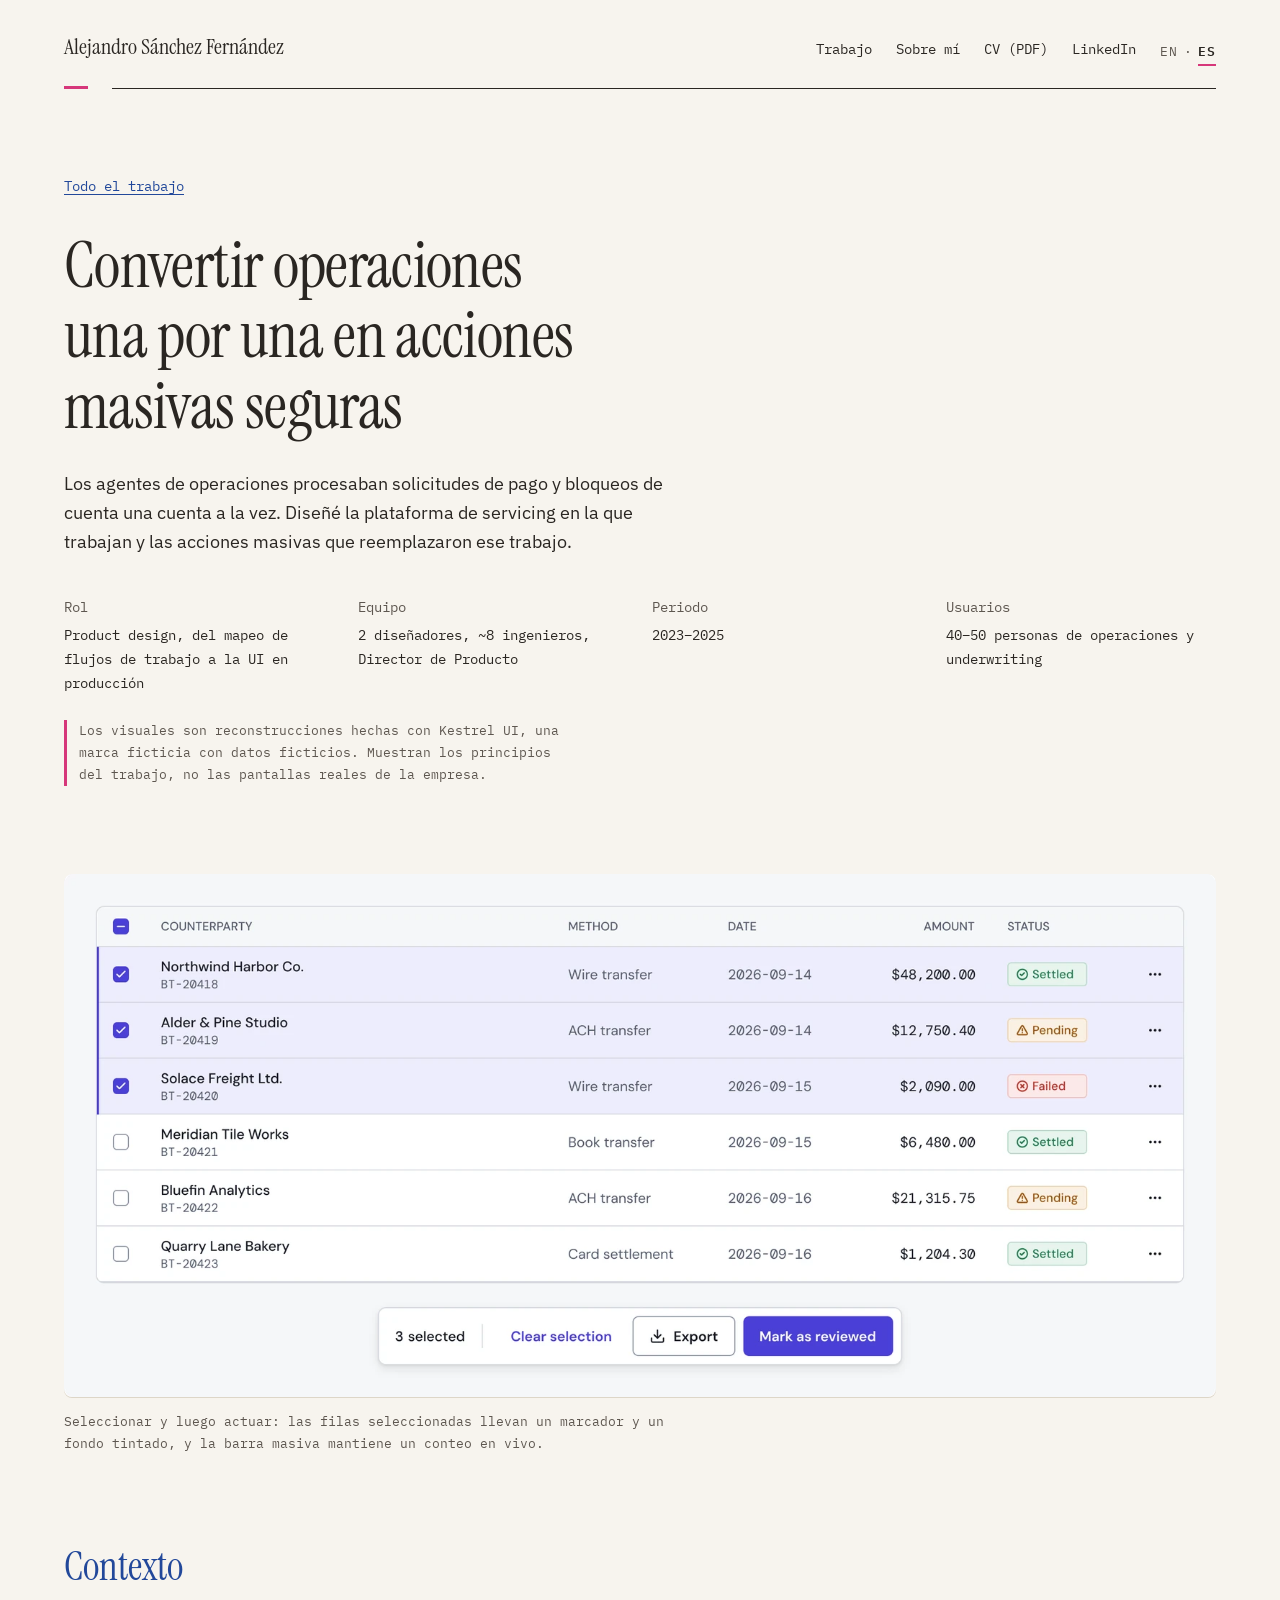
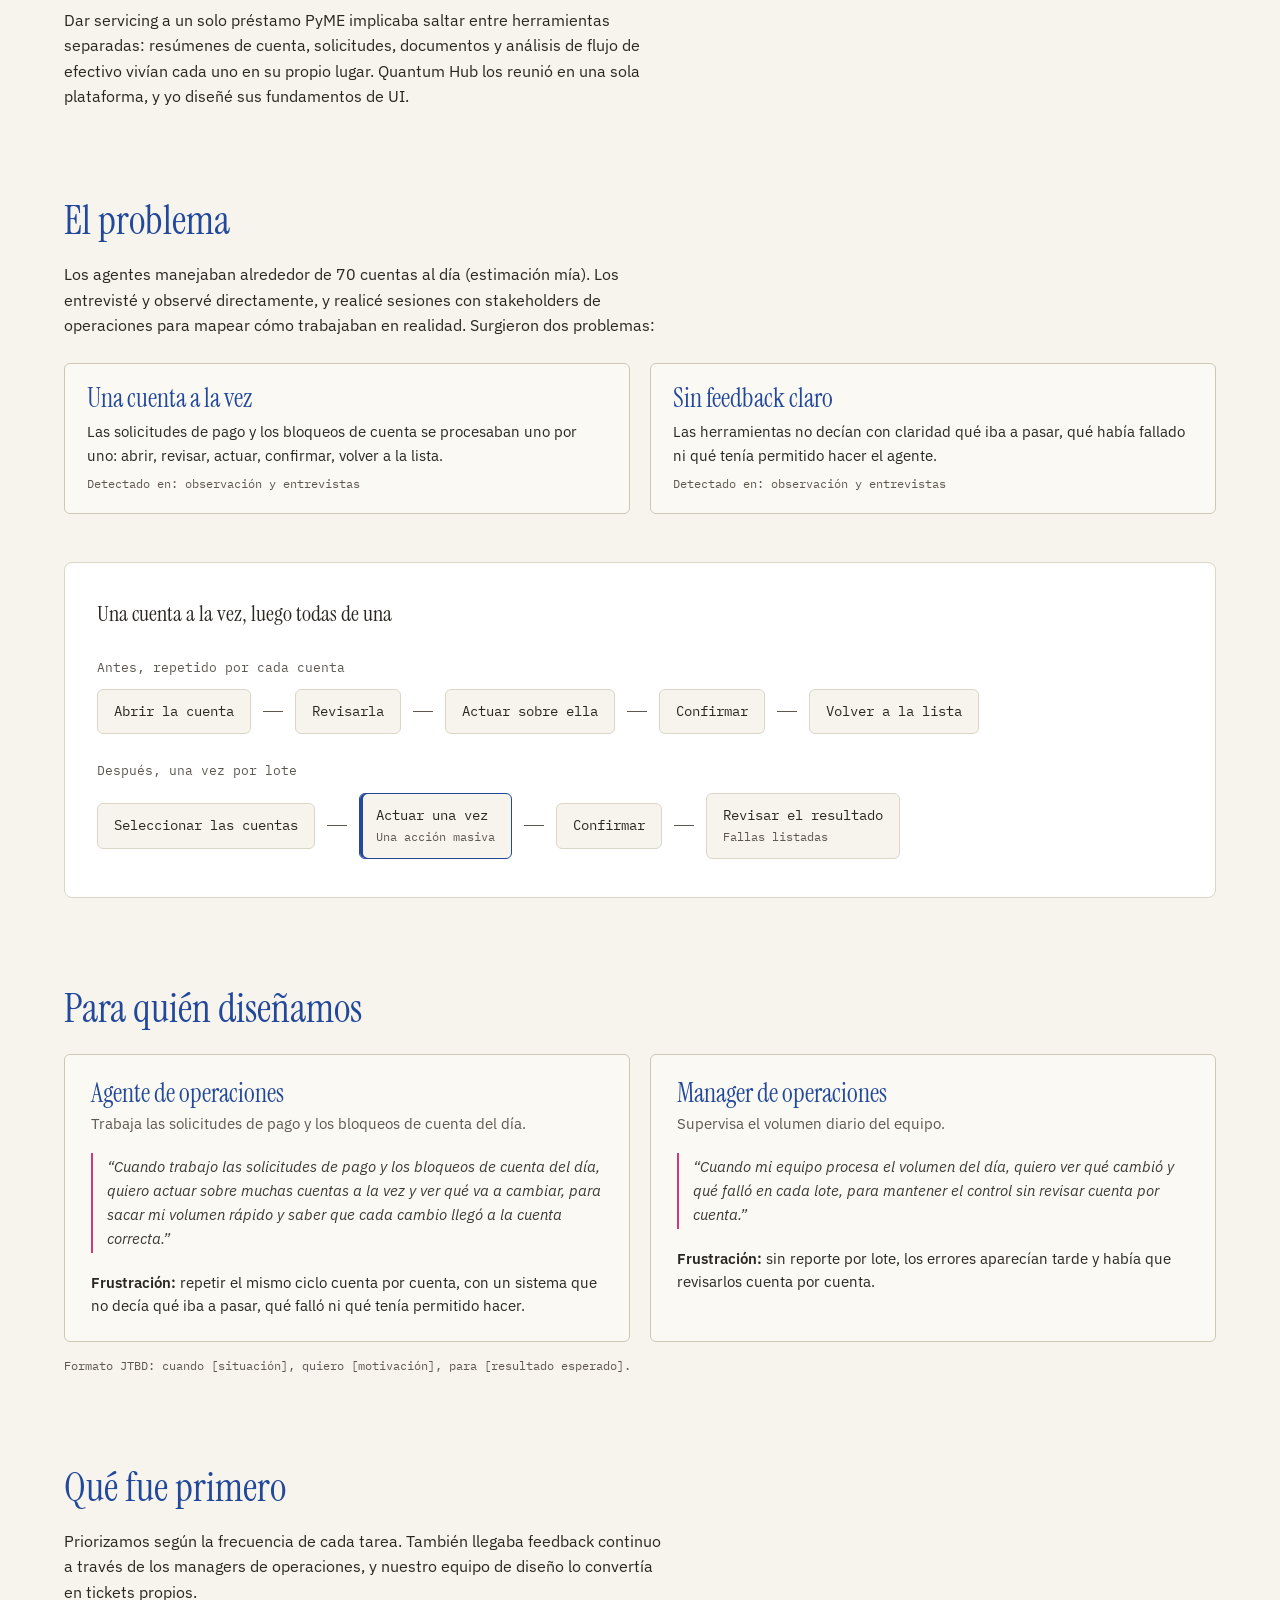
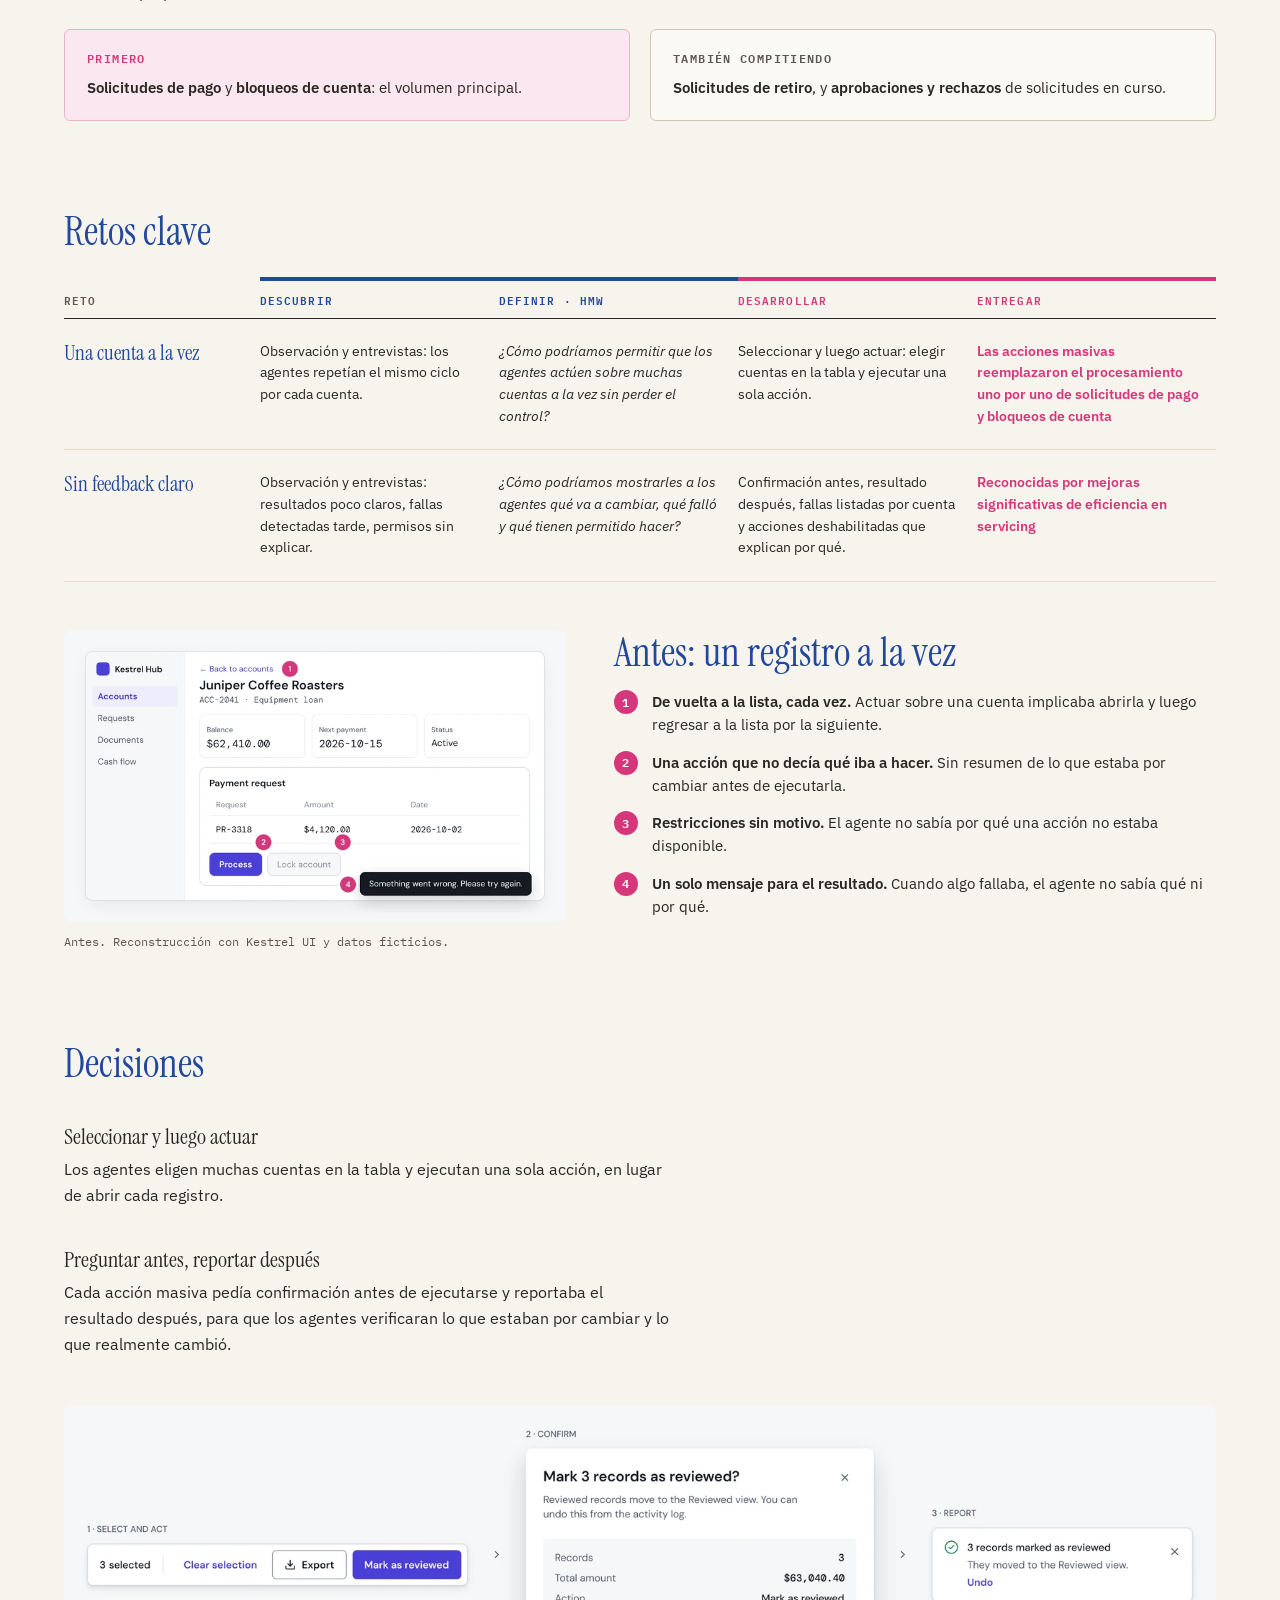
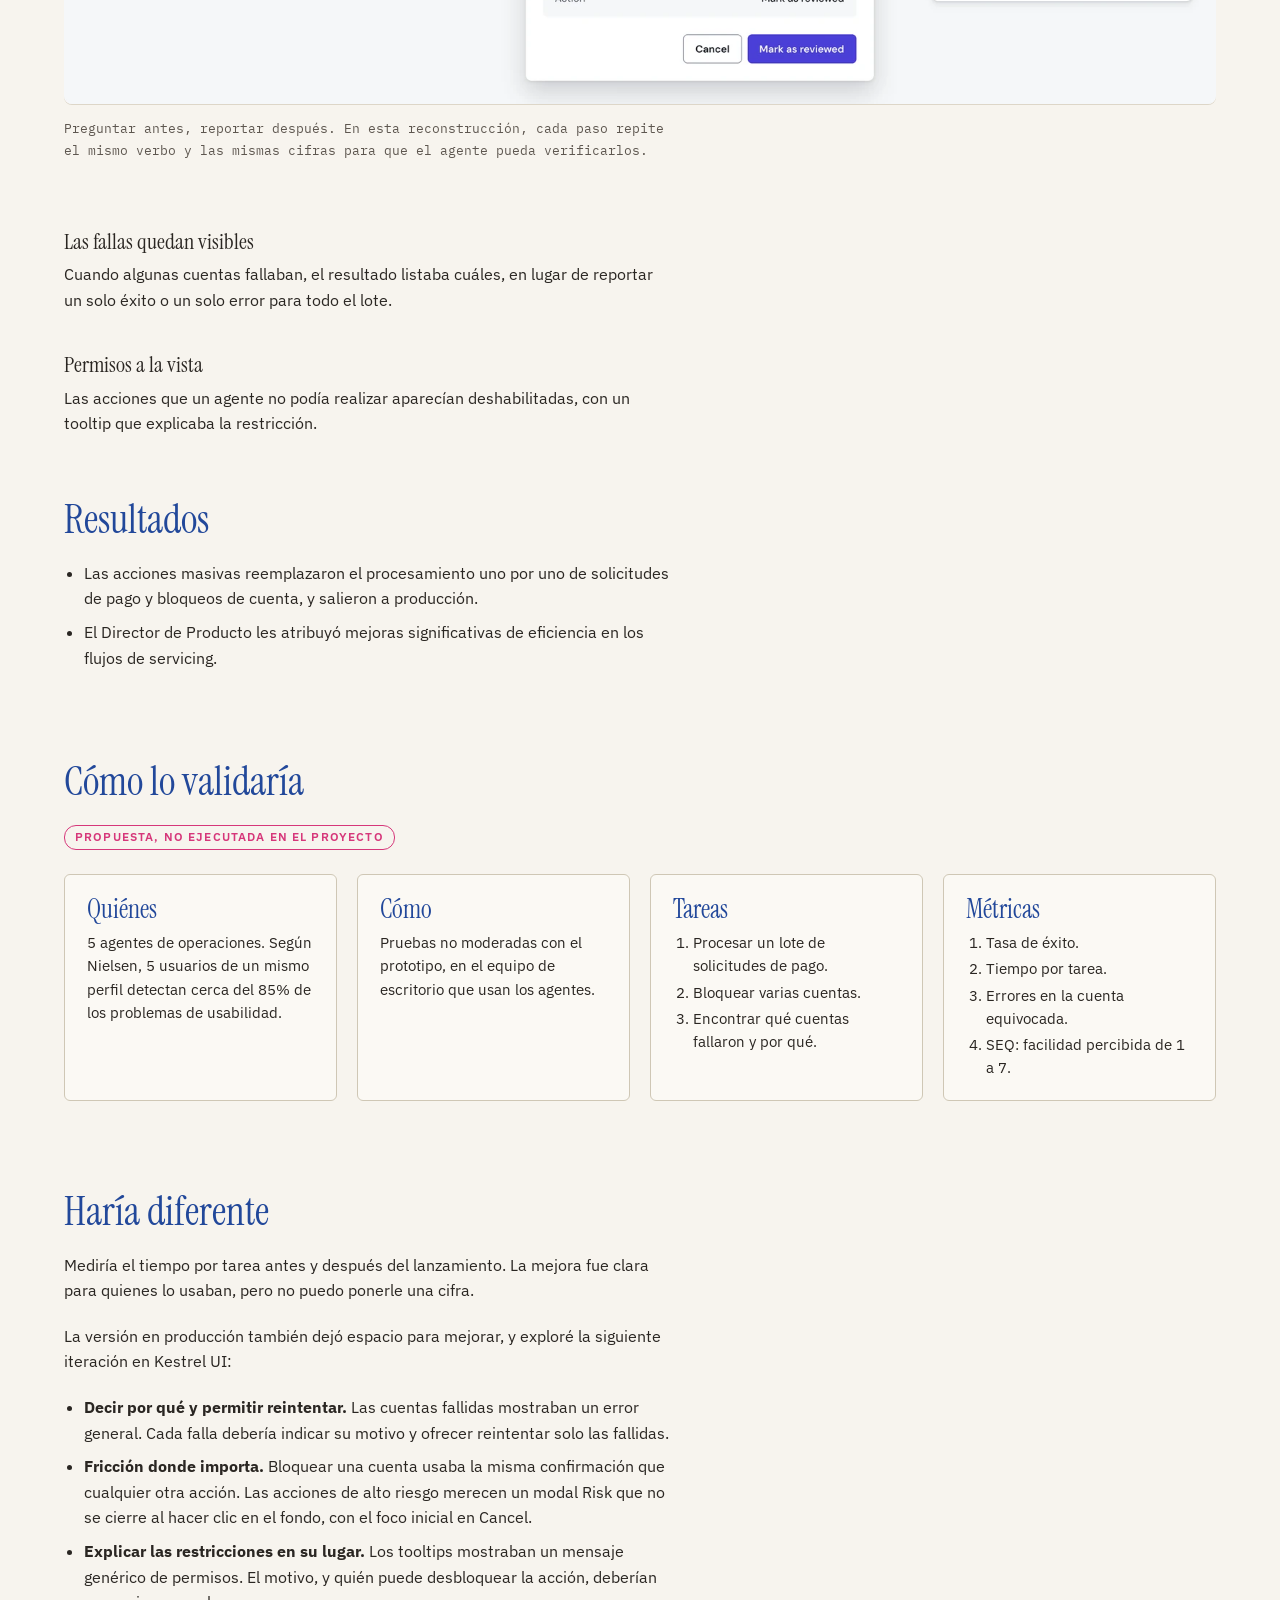
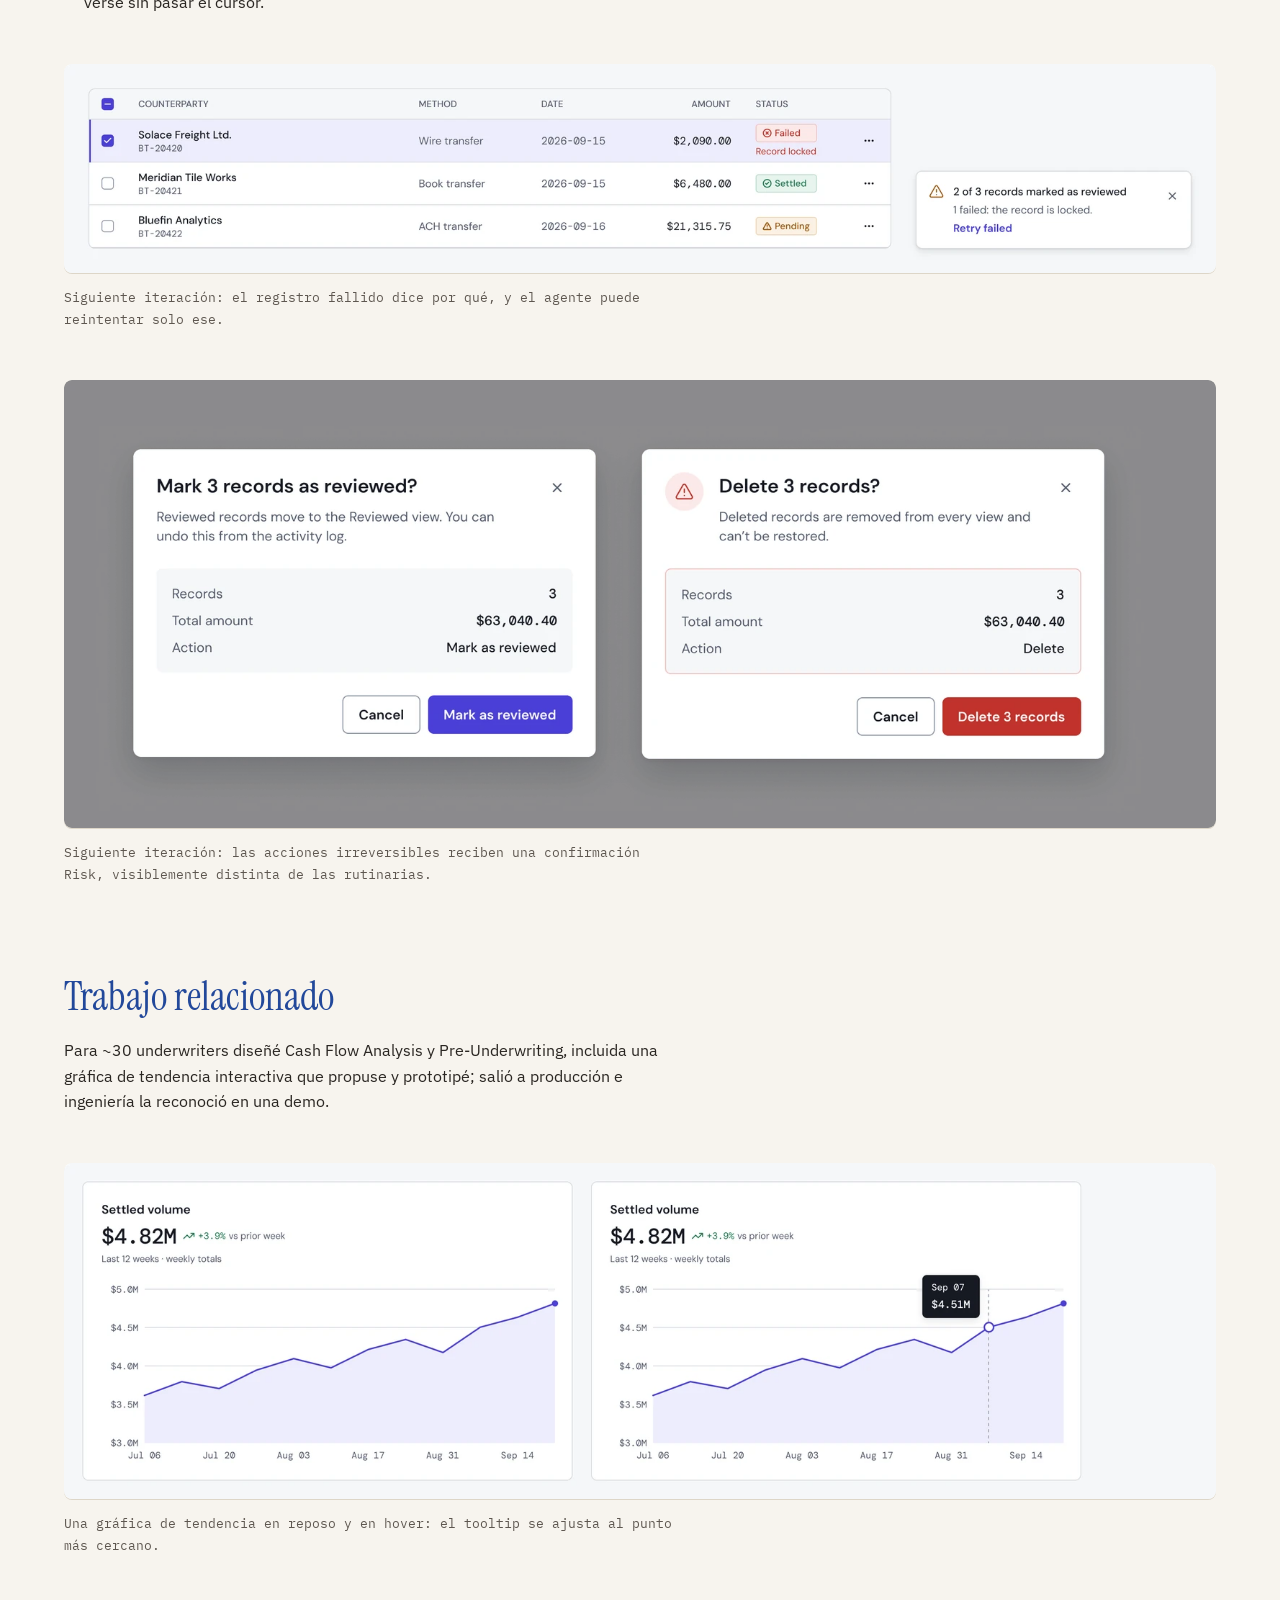
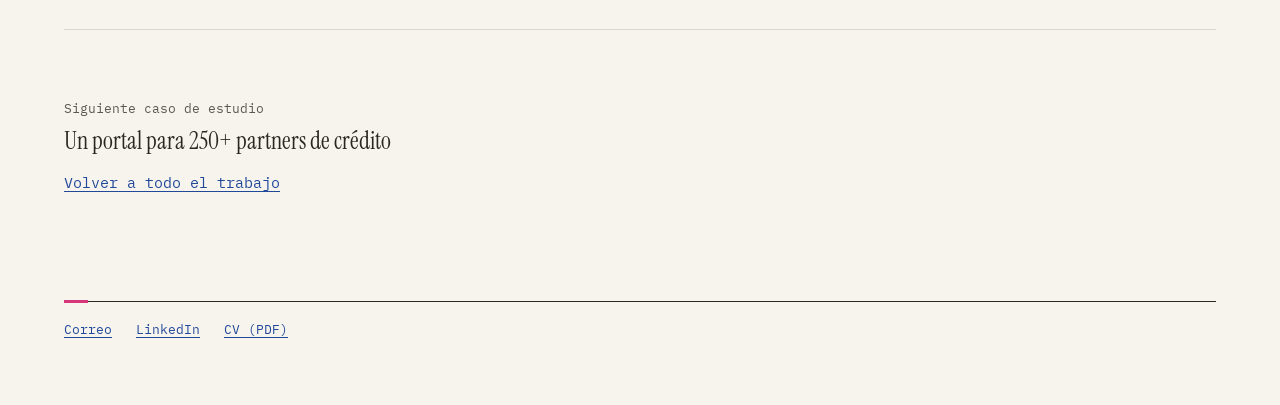
<file: es/case-02.html>
<!doctype html>
<html lang="es">
<head>
<meta charset="utf-8">
<meta name="viewport" content="width=device-width, initial-scale=1">
<title>Convertir operaciones una por una en acciones masivas seguras — Alejandro Sánchez Fernández</title>
<meta name="description" content="Caso de estudio: la plataforma de servicing y las acciones masivas que reemplazaron el trabajo cuenta por cuenta de un equipo de operaciones de crédito.">
<link rel="canonical" href="https://alejandrosfdesign.github.io/es/case-02.html">
<link rel="alternate" hreflang="en" href="https://alejandrosfdesign.github.io/case-02.html">
<link rel="alternate" hreflang="es" href="https://alejandrosfdesign.github.io/es/case-02.html">
<link rel="alternate" hreflang="x-default" href="https://alejandrosfdesign.github.io/case-02.html">
<meta property="og:type" content="article">
<meta property="og:site_name" content="Alejandro Sánchez Fernández">
<meta property="og:title" content="Convertir operaciones una por una en acciones masivas seguras">
<meta property="og:description" content="Caso de estudio: la plataforma de servicing y las acciones masivas que reemplazaron el trabajo cuenta por cuenta de un equipo de operaciones de crédito.">
<meta property="og:url" content="https://alejandrosfdesign.github.io/es/case-02.html">
<meta property="og:locale" content="es_MX">
<meta property="og:image" content="https://alejandrosfdesign.github.io/assets/og/og-case-02-es.png">
<meta property="og:image:width" content="1200">
<meta property="og:image:height" content="630">
<meta property="og:image:alt" content="Convertir operaciones una por una en acciones masivas seguras">
<meta name="twitter:card" content="summary_large_image">
<link rel="preconnect" href="https://fonts.googleapis.com">
<link rel="preconnect" href="https://fonts.gstatic.com" crossorigin>
<link rel="stylesheet" href="https://fonts.googleapis.com/css2?family=Instrument+Serif&family=IBM+Plex+Mono:wght@400;500;600&family=IBM+Plex+Sans:wght@400;500;600&display=swap">
<script>document.documentElement.classList.add("js")</script>
<link rel="stylesheet" href="../assets/style.css?v=12">
<link rel="icon" href="../assets/icons/favicon.svg" type="image/svg+xml">
<link rel="icon" href="../assets/icons/favicon-32.png" sizes="32x32" type="image/png">
<link rel="apple-touch-icon" href="../assets/icons/apple-touch-icon.png">
</head>
<body>
<a class="skip" href="#main">Saltar al contenido</a>

<header class="site-head">
  <div class="wrap">
    <a class="site-name" href="index.html">Alejandro Sánchez Fernández</a>
    <nav class="site-nav" aria-label="Principal">
      <a href="index.html#work">Trabajo</a>
      <a href="index.html#about">Sobre mí</a>
      <a href="../cv/Alejandro-Sanchez-Fernandez-CV-ES.pdf">CV (PDF)</a>
      <a href="https://www.linkedin.com/in/alejandrokraken">LinkedIn</a>
      <span class="lang-switch" aria-label="Idioma"><a href="../case-02.html" lang="en" hreflang="en">EN</a><span aria-hidden="true">·</span><a href="case-02.html" lang="es" hreflang="es" aria-current="page">ES</a></span>
    </nav>
  </div>
  <div class="wrap rule" aria-hidden="true" style="margin-top: 20px;"></div>
</header>

<main id="main">
  <section class="case-hero">
    <div class="wrap intro">
      <a class="back" href="index.html#work">Todo el trabajo</a>
      <h1>Convertir operaciones <span style="white-space: nowrap">una por una</span> en acciones masivas seguras</h1>
      <p class="lede">Los agentes de operaciones procesaban solicitudes de pago y bloqueos de cuenta una cuenta a la vez. Diseñé la plataforma de servicing en la que trabajan y las acciones masivas que reemplazaron ese trabajo.</p>
      <dl class="facts">
        <div><dt>Rol</dt><dd>Product design, del mapeo de flujos de trabajo a la UI en producción</dd></div>
        <div><dt>Equipo</dt><dd>2 diseñadores, ~8 ingenieros, Director de Producto</dd></div>
        <div><dt>Periodo</dt><dd>2023–2025</dd></div>
        <div><dt>Usuarios</dt><dd>40–50 personas de operaciones y underwriting</dd></div>
      </dl>
      <p class="kestrel-note">Los visuales son reconstrucciones hechas con Kestrel UI, una marca ficticia con datos ficticios. Muestran los principios del trabajo, no las pantallas reales de la empresa.</p>
    </div>
  </section>

  <div class="wrap">
    <figure class="fig">
      <a class="fig-link" href="../assets/img/c2-v2-selectable-table.png"><picture><source media="(max-width: 700px)" type="image/webp" srcset="../assets/img/c2-v2-selectable-table-m.webp 857w" sizes="calc(100vw - 48px)"><source media="(max-width: 700px)" srcset="../assets/img/c2-v2-selectable-table-m.png"><img src="../assets/img/c2-v2-selectable-table.png" srcset="../assets/img/c2-v2-selectable-table-800.webp 800w, ../assets/img/c2-v2-selectable-table-1600.webp 1600w, ../assets/img/c2-v2-selectable-table.webp 2308w" sizes="(max-width: 1200px) calc(100vw - 48px), 1152px" alt="Una tabla operativa con tres filas seleccionadas y una barra de acciones masivas que muestra 3 selected, Clear selection, Export y Mark as reviewed." width="2308" height="1048"></picture></a>
      <figcaption>Seleccionar y luego actuar: las filas seleccionadas llevan un marcador y un fondo tintado, y la barra masiva mantiene un conteo en vivo.</figcaption>
    </figure>

    <div class="prose measure">
      <h2>Contexto</h2>
      <p>Dar servicing a un solo préstamo PyME implicaba saltar entre herramientas separadas: resúmenes de cuenta, solicitudes, documentos y análisis de flujo de efectivo vivían cada uno en su propio lugar. Quantum Hub los reunió en una sola plataforma, y yo diseñé sus fundamentos de UI.</p>

    </div>

    <section class="block">
      <div class="prose measure">
        <h2>El problema</h2>
        <p>Los agentes manejaban alrededor de 70 cuentas al día (estimación mía). Los entrevisté y observé directamente, y realicé sesiones con stakeholders de operaciones para mapear cómo trabajaban en realidad. Surgieron dos problemas:</p>
      </div>
      <div class="cards" style="grid-template-columns: repeat(2, minmax(0, 1fr));">
        <div class="card"><span class="t">Una cuenta a la vez</span><p>Las solicitudes de pago y los bloqueos de cuenta se procesaban uno por uno: abrir, revisar, actuar, confirmar, volver a la lista.</p><span class="src">Detectado en: observación y entrevistas</span></div>
        <div class="card"><span class="t">Sin feedback claro</span><p>Las herramientas no decían con claridad qué iba a pasar, qué había fallado ni qué tenía permitido hacer el agente.</p><span class="src">Detectado en: observación y entrevistas</span></div>
      </div>
    </section>

    <div class="diagram" role="figure" aria-label="Procesamiento de cuentas antes y después de las acciones masivas">
      <p class="title">Una cuenta a la vez, luego todas de una</p>
      <p class="row-label">Antes, repetido por cada cuenta</p>
      <ol class="flow">
        <li><div class="step">Abrir la cuenta</div></li>
        <li><div class="step">Revisarla</div></li>
        <li><div class="step">Actuar sobre ella</div></li>
        <li><div class="step">Confirmar</div></li>
        <li><div class="step">Volver a la lista</div></li>
      </ol>
      <p class="row-label">Después, una vez por lote</p>
      <ol class="flow">
        <li><div class="step">Seleccionar las cuentas</div></li>
        <li><div class="step gate">Actuar una vez<small>Una acción masiva</small></div></li>
        <li><div class="step">Confirmar</div></li>
        <li><div class="step">Revisar el resultado<small>Fallas listadas</small></div></li>
      </ol>
    </div>

    <section class="block">
      <div class="prose measure"><h2>Para quién diseñamos</h2></div>
      <div class="cards" style="grid-template-columns: repeat(2, minmax(0, 1fr));">
        <div class="card persona"><span class="t">Agente de operaciones</span><p class="sub">Trabaja las solicitudes de pago y los bloqueos de cuenta del día.</p><blockquote class="jtbd">“Cuando trabajo las solicitudes de pago y los bloqueos de cuenta del día, quiero actuar sobre muchas cuentas a la vez y ver qué va a cambiar, para sacar mi volumen rápido y saber que cada cambio llegó a la cuenta correcta.”</blockquote><p><b>Frustración:</b> repetir el mismo ciclo cuenta por cuenta, con un sistema que no decía qué iba a pasar, qué falló ni qué tenía permitido hacer.</p></div>
        <div class="card persona"><span class="t">Manager de operaciones</span><p class="sub">Supervisa el volumen diario del equipo.</p><blockquote class="jtbd">“Cuando mi equipo procesa el volumen del día, quiero ver qué cambió y qué falló en cada lote, para mantener el control sin revisar cuenta por cuenta.”</blockquote><p><b>Frustración:</b> sin reporte por lote, los errores aparecían tarde y había que revisarlos cuenta por cuenta.</p></div>
      </div>
      <p class="fine">Formato JTBD: cuando [situación], quiero [motivación], para [resultado esperado].</p>
    </section>

    <section class="block">
      <div class="prose measure">
        <h2>Qué fue primero</h2>
        <p>Priorizamos según la frecuencia de cada tarea. También llegaba feedback continuo a través de los managers de operaciones, y nuestro equipo de diseño lo convertía en tickets propios.</p>
      </div>
      <div class="cards" style="grid-template-columns: repeat(2, minmax(0, 1fr));">
        <div class="card first"><span class="lab">Primero</span><p><b>Solicitudes de pago</b> y <b>bloqueos de cuenta</b>: el volumen principal.</p></div>
        <div class="card"><span class="lab">También compitiendo</span><p><b>Solicitudes de retiro</b>, y <b>aprobaciones y rechazos</b> de solicitudes en curso.</p></div>
      </div>
    </section>

    <section class="block">
      <div class="prose measure"><h2>Retos clave</h2></div>
      <div class="rt-wrap">
        <table class="rt"><caption class="sr-only">Dos retos clave a lo largo del doble diamante: descubrir, definir como pregunta HMW, desarrollar y entregar</caption>
          <thead><tr><th scope="col">Reto</th><th scope="col" class="ph-c">Descubrir</th><th scope="col" class="ph-c">Definir · HMW</th><th scope="col" class="ph-m">Desarrollar</th><th scope="col" class="ph-m">Entregar</th></tr></thead>
          <tbody>
            <tr><th scope="row">Una cuenta a la vez</th><td data-l="Descubrir">Observación y entrevistas: los agentes repetían el mismo ciclo por cada cuenta.</td><td data-l="Definir · HMW" class="hmw">¿Cómo podríamos permitir que los agentes actúen sobre muchas cuentas a la vez sin perder el control?</td><td data-l="Desarrollar">Seleccionar y luego actuar: elegir cuentas en la tabla y ejecutar una sola acción.</td><td data-l="Entregar" class="out">Las acciones masivas reemplazaron el procesamiento uno por uno de solicitudes de pago y bloqueos de cuenta</td></tr>
            <tr><th scope="row">Sin feedback claro</th><td data-l="Descubrir">Observación y entrevistas: resultados poco claros, fallas detectadas tarde, permisos sin explicar.</td><td data-l="Definir · HMW" class="hmw">¿Cómo podríamos mostrarles a los agentes qué va a cambiar, qué falló y qué tienen permitido hacer?</td><td data-l="Desarrollar">Confirmación antes, resultado después, fallas listadas por cuenta y acciones deshabilitadas que explican por qué.</td><td data-l="Entregar" class="out">Reconocidas por mejoras significativas de eficiencia en servicing</td></tr>
          </tbody>
        </table>
      </div>
    </section>

    <section class="annotated">
      <figure><a class="fig-link" href="../assets/img/c2-v1-before.png"><img src="../assets/img/c2-v1-before.png" srcset="../assets/img/c2-v1-before-800.webp 800w, ../assets/img/c2-v1-before.webp 1520w" sizes="(max-width: 800px) calc(100vw - 48px), 520px" alt="Pantalla de detalle de cuenta antes de las acciones masivas, con cuatro marcadores numerados: un enlace Back to accounts, un botón Process, un botón Lock account deshabilitado y un toast de error genérico." width="1520" height="886" loading="lazy"></a><figcaption>Antes. Reconstrucción con Kestrel UI y datos ficticios.</figcaption></figure>
      <div>
        <h2>Antes: un registro a la vez</h2>
        <ol class="issues">
          <li><b>De vuelta a la lista, cada vez.</b> Actuar sobre una cuenta implicaba abrirla y luego regresar a la lista por la siguiente.</li>
          <li><b>Una acción que no decía qué iba a hacer.</b> Sin resumen de lo que estaba por cambiar antes de ejecutarla.</li>
          <li><b>Restricciones sin motivo.</b> El agente no sabía por qué una acción no estaba disponible.</li>
          <li><b>Un solo mensaje para el resultado.</b> Cuando algo fallaba, el agente no sabía qué ni por qué.</li>
        </ol>
      </div>
    </section>

    <div class="prose measure">
      <h2>Decisiones</h2>
      <div class="decisions">
        <div class="decision">
          <h3>Seleccionar y luego actuar</h3>
          <p>Los agentes eligen muchas cuentas en la tabla y ejecutan una sola acción, en lugar de abrir cada registro.</p>
        </div>
        <div class="decision">
          <h3>Preguntar antes, reportar después</h3>
          <p>Cada acción masiva pedía confirmación antes de ejecutarse y reportaba el resultado después, para que los agentes verificaran lo que estaban por cambiar y lo que realmente cambió.</p>
        </div>
      </div>
    </div>

    <figure class="fig">
      <a class="fig-link" href="../assets/img/c2-v3-confirm-report.png"><img src="../assets/img/c2-v3-confirm-report.png" srcset="../assets/img/c2-v3-confirm-report-800.webp 800w, ../assets/img/c2-v3-confirm-report-1600.webp 1600w, ../assets/img/c2-v3-confirm-report.webp 3178w" sizes="(max-width: 1200px) calc(100vw - 48px), 1152px" alt="Tres pasos: la barra de acciones masivas, un modal de confirmación que resume 3 registros y el monto total, y un toast de éxito con Undo." width="3178" height="824" loading="lazy"></a>
      <figcaption>Preguntar antes, reportar después. En esta reconstrucción, cada paso repite el mismo verbo y las mismas cifras para que el agente pueda verificarlos.</figcaption>
    </figure>

    <div class="prose measure">
      <div class="decisions">
        <div class="decision">
          <h3>Las fallas quedan visibles</h3>
          <p>Cuando algunas cuentas fallaban, el resultado listaba cuáles, en lugar de reportar un solo éxito o un solo error para todo el lote.</p>
        </div>
        <div class="decision">
          <h3>Permisos a la vista</h3>
          <p>Las acciones que un agente no podía realizar aparecían deshabilitadas, con un tooltip que explicaba la restricción.</p>
        </div>
      </div>

      <h2>Resultados</h2>
      <ul>
        <li>Las acciones masivas reemplazaron el procesamiento uno por uno de solicitudes de pago y bloqueos de cuenta, y salieron a producción.</li>
        <li>El Director de Producto les atribuyó mejoras significativas de eficiencia en los flujos de servicing.</li>
      </ul>

    </div>

    <section class="block">
      <div class="prose measure">
        <h2>Cómo lo validaría</h2>
        <p><span class="proposal">Propuesta, no ejecutada en el proyecto</span></p>
      </div>
      <div class="cards four">
        <div class="card"><span class="t">Quiénes</span><p>5 agentes de operaciones. Según Nielsen, 5 usuarios de un mismo perfil detectan cerca del 85% de los problemas de usabilidad.</p></div>
        <div class="card"><span class="t">Cómo</span><p>Pruebas no moderadas con el prototipo, en el equipo de escritorio que usan los agentes.</p></div>
        <div class="card"><span class="t">Tareas</span><ol class="nl"><li>Procesar un lote de solicitudes de pago.</li><li>Bloquear varias cuentas.</li><li>Encontrar qué cuentas fallaron y por qué.</li></ol></div>
        <div class="card"><span class="t">Métricas</span><ol class="nl"><li>Tasa de éxito.</li><li>Tiempo por tarea.</li><li>Errores en la cuenta equivocada.</li><li>SEQ: facilidad percibida de 1 a 7.</li></ol></div>
      </div>
    </section>

    <div class="prose measure">
      <h2>Haría diferente</h2>
      <p>Mediría el tiempo por tarea antes y después del lanzamiento. La mejora fue clara para quienes lo usaban, pero no puedo ponerle una cifra.</p>
      <p>La versión en producción también dejó espacio para mejorar, y exploré la siguiente iteración en Kestrel UI:</p>
      <ul>
        <li><strong>Decir por qué y permitir reintentar.</strong> Las cuentas fallidas mostraban un error general. Cada falla debería indicar su motivo y ofrecer reintentar solo las fallidas.</li>
        <li><strong>Fricción donde importa.</strong> Bloquear una cuenta usaba la misma confirmación que cualquier otra acción. Las acciones de alto riesgo merecen un modal Risk que no se cierre al hacer clic en el fondo, con el foco inicial en Cancel.</li>
        <li><strong>Explicar las restricciones en su lugar.</strong> Los tooltips mostraban un mensaje genérico de permisos. El motivo, y quién puede desbloquear la acción, deberían verse sin pasar el cursor.</li>
      </ul>
    </div>

    <figure class="fig">
      <a class="fig-link" href="../assets/img/c2-v4-partial-result.png"><img src="../assets/img/c2-v4-partial-result.png" srcset="../assets/img/c2-v4-partial-result-800.webp 800w, ../assets/img/c2-v4-partial-result-1600.webp 1600w, ../assets/img/c2-v4-partial-result.webp 3008w" sizes="(max-width: 1200px) calc(100vw - 48px), 1152px" alt="Una tabla donde una fila seleccionada muestra un tag Failed con el motivo Record locked, junto a un toast de advertencia: 2 de 3 registros marcados como revisados, 1 falló, Retry failed." width="3008" height="548" loading="lazy"></a>
      <figcaption>Siguiente iteración: el registro fallido dice por qué, y el agente puede reintentar solo ese.</figcaption>
    </figure>

    <figure class="fig">
      <a class="fig-link" href="../assets/img/c2-v5-risk-modal.png"><img src="../assets/img/c2-v5-risk-modal.png" srcset="../assets/img/c2-v5-risk-modal-800.webp 800w, ../assets/img/c2-v5-risk-modal-1600.webp 1600w, ../assets/img/c2-v5-risk-modal.webp 2392w" sizes="(max-width: 1200px) calc(100vw - 48px), 1152px" alt="Dos modales de confirmación lado a lado: uno default para marcar 3 registros como revisados y uno de riesgo para eliminar 3 registros, con un botón de confirmar en rojo." width="2392" height="932" loading="lazy"></a>
      <figcaption>Siguiente iteración: las acciones irreversibles reciben una confirmación Risk, visiblemente distinta de las rutinarias.</figcaption>
    </figure>

    <div class="prose measure">
      <h2>Trabajo relacionado</h2>
      <p>Para ~30 underwriters diseñé Cash Flow Analysis y Pre-Underwriting, incluida una gráfica de tendencia interactiva que propuse y prototipé; salió a producción e ingeniería la reconoció en una demo.</p>
    </div>

    <figure class="fig">
      <a class="fig-link" href="../assets/img/c2-v6-line-chart.png"><img src="../assets/img/c2-v6-line-chart.png" srcset="../assets/img/c2-v6-line-chart-800.webp 800w, ../assets/img/c2-v6-line-chart-1600.webp 1600w, ../assets/img/c2-v6-line-chart.webp 3008w" sizes="(max-width: 1200px) calc(100vw - 48px), 1152px" alt="Una gráfica de líneas del volumen liquidado en 12 semanas, en reposo y en hover con un tooltip." width="3008" height="876" loading="lazy"></a>
      <figcaption>Una gráfica de tendencia en reposo y en hover: el tooltip se ajusta al punto más cercano.</figcaption>
    </figure>


    <section class="next">
      <p class="soon-note">Siguiente caso de estudio</p>
      <h3 style="margin-top: 8px;"><a href="case-03.html" style="color: var(--ink); text-decoration: none;">Un portal para 250+ partners de crédito</a></h3>
      <p style="margin-top: 16px;"><a href="index.html#work">Volver a todo el trabajo</a></p>
    </section>
  </div>
</main>

<footer class="site-foot">
  <div class="wrap">
    <div class="rule" aria-hidden="true"></div>
    <div class="links">
      <a href="mailto:hcakraken@gmail.com">Correo</a>
      <a href="https://www.linkedin.com/in/alejandrokraken">LinkedIn</a>
      <a href="../cv/Alejandro-Sanchez-Fernandez-CV-ES.pdf">CV (PDF)</a>
    </div>
  </div>
</footer>
<script>
(() => {
  if (!('IntersectionObserver' in window) || matchMedia('(prefers-reduced-motion: reduce)').matches) return;
  const sel = '.work-item, .about > *, .fig, .fig-pair, .diagram, .prose, .note, .next, .cards, .rt-wrap, .actors, .why, .annotated';
  const els = [...document.querySelectorAll(sel)].filter(el => !el.parentElement.closest('.fig-pair'));
  els.forEach(el => el.classList.add('reveal'));
  const io = new IntersectionObserver(entries => {
    entries.forEach(e => { if (e.isIntersecting) { e.target.classList.add('is-visible'); io.unobserve(e.target); } });
  }, { threshold: 0.05, rootMargin: '0px 0px -6% 0px' });
  els.forEach(el => io.observe(el));
})();
</script>
</body>
</html>
</file>
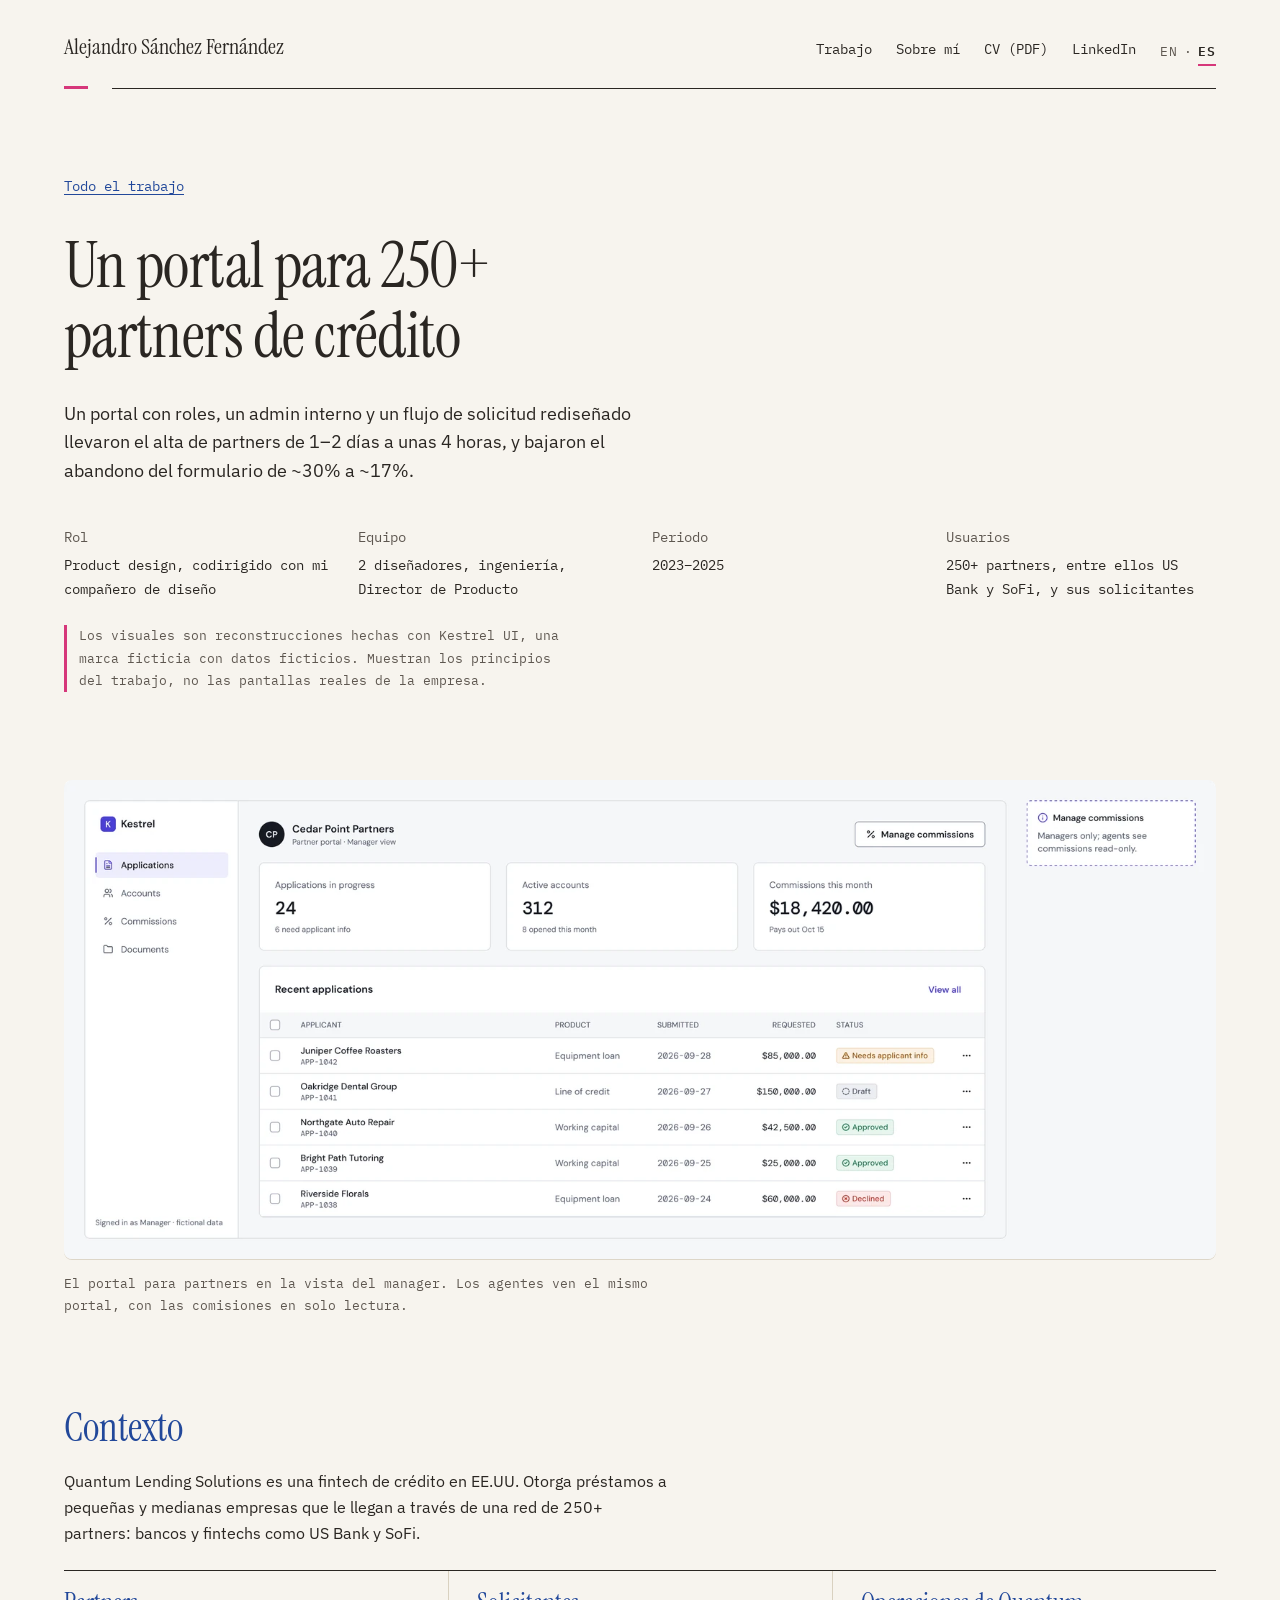
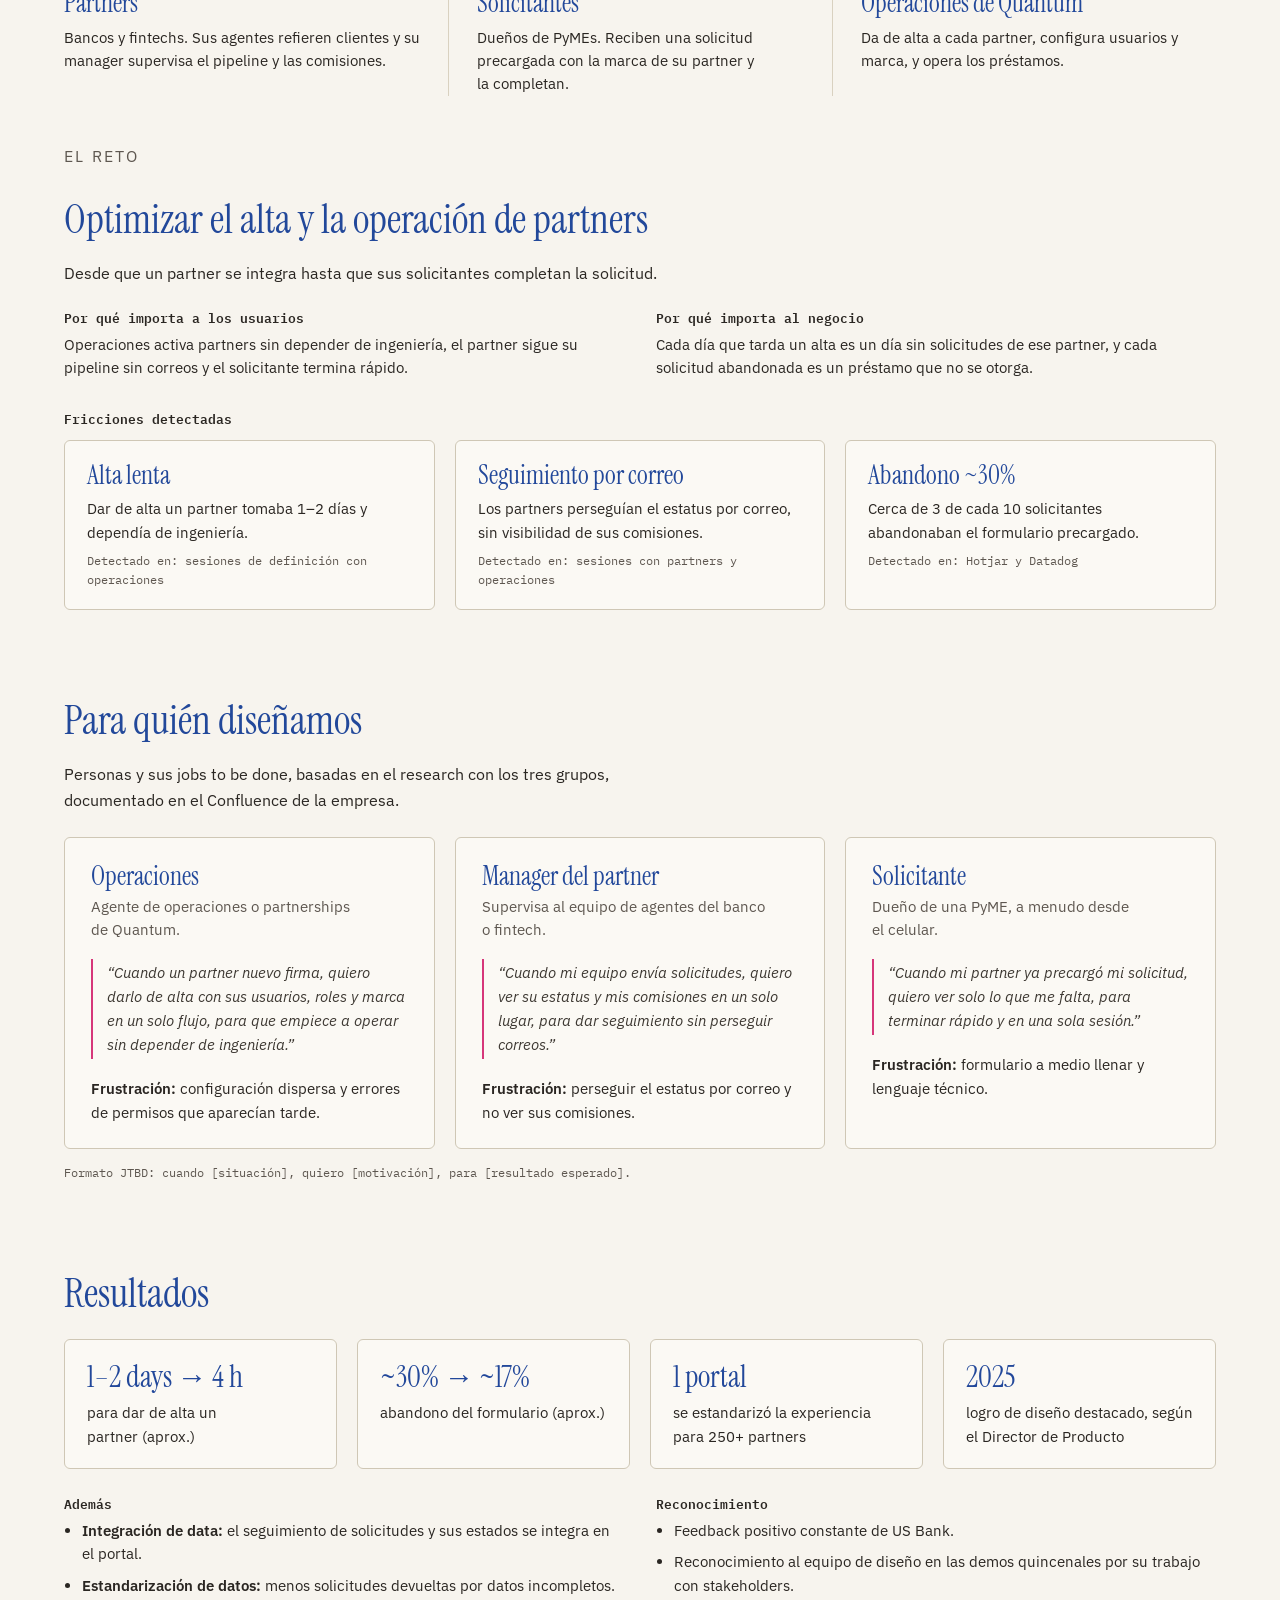
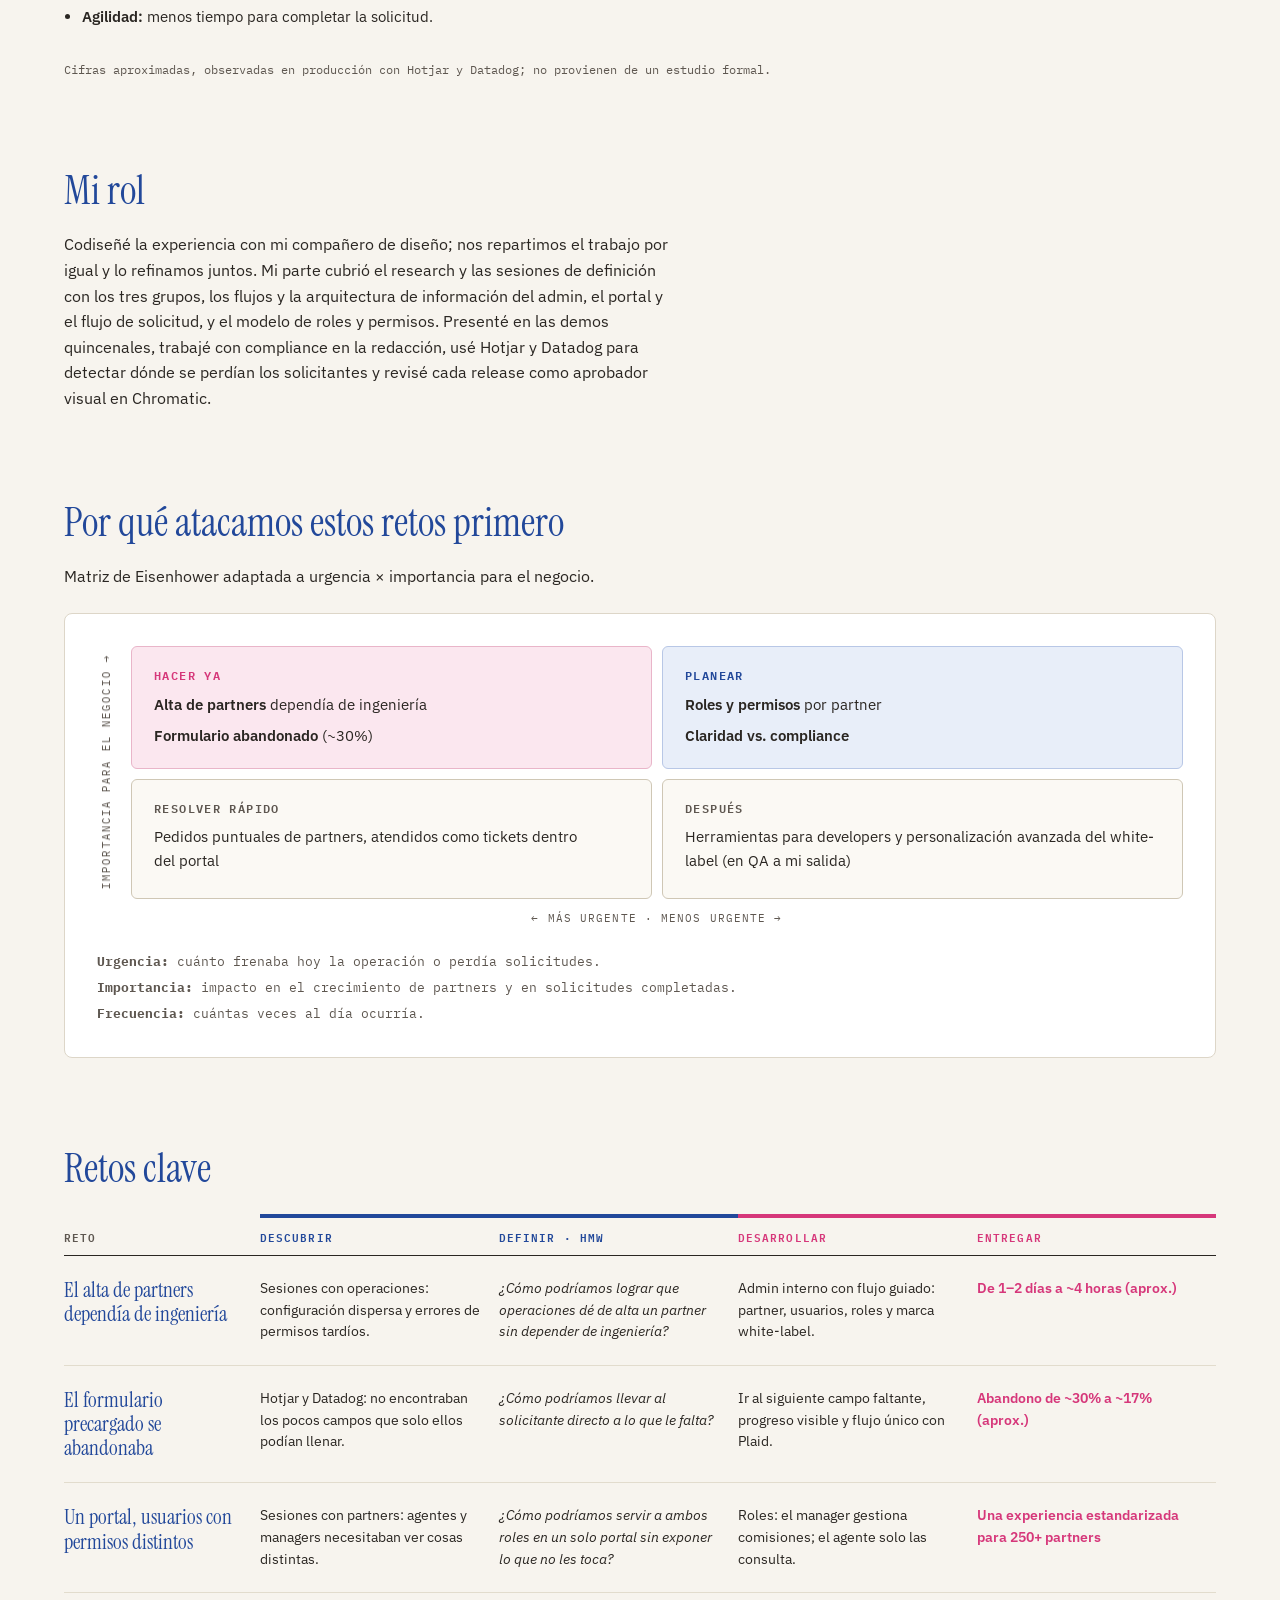
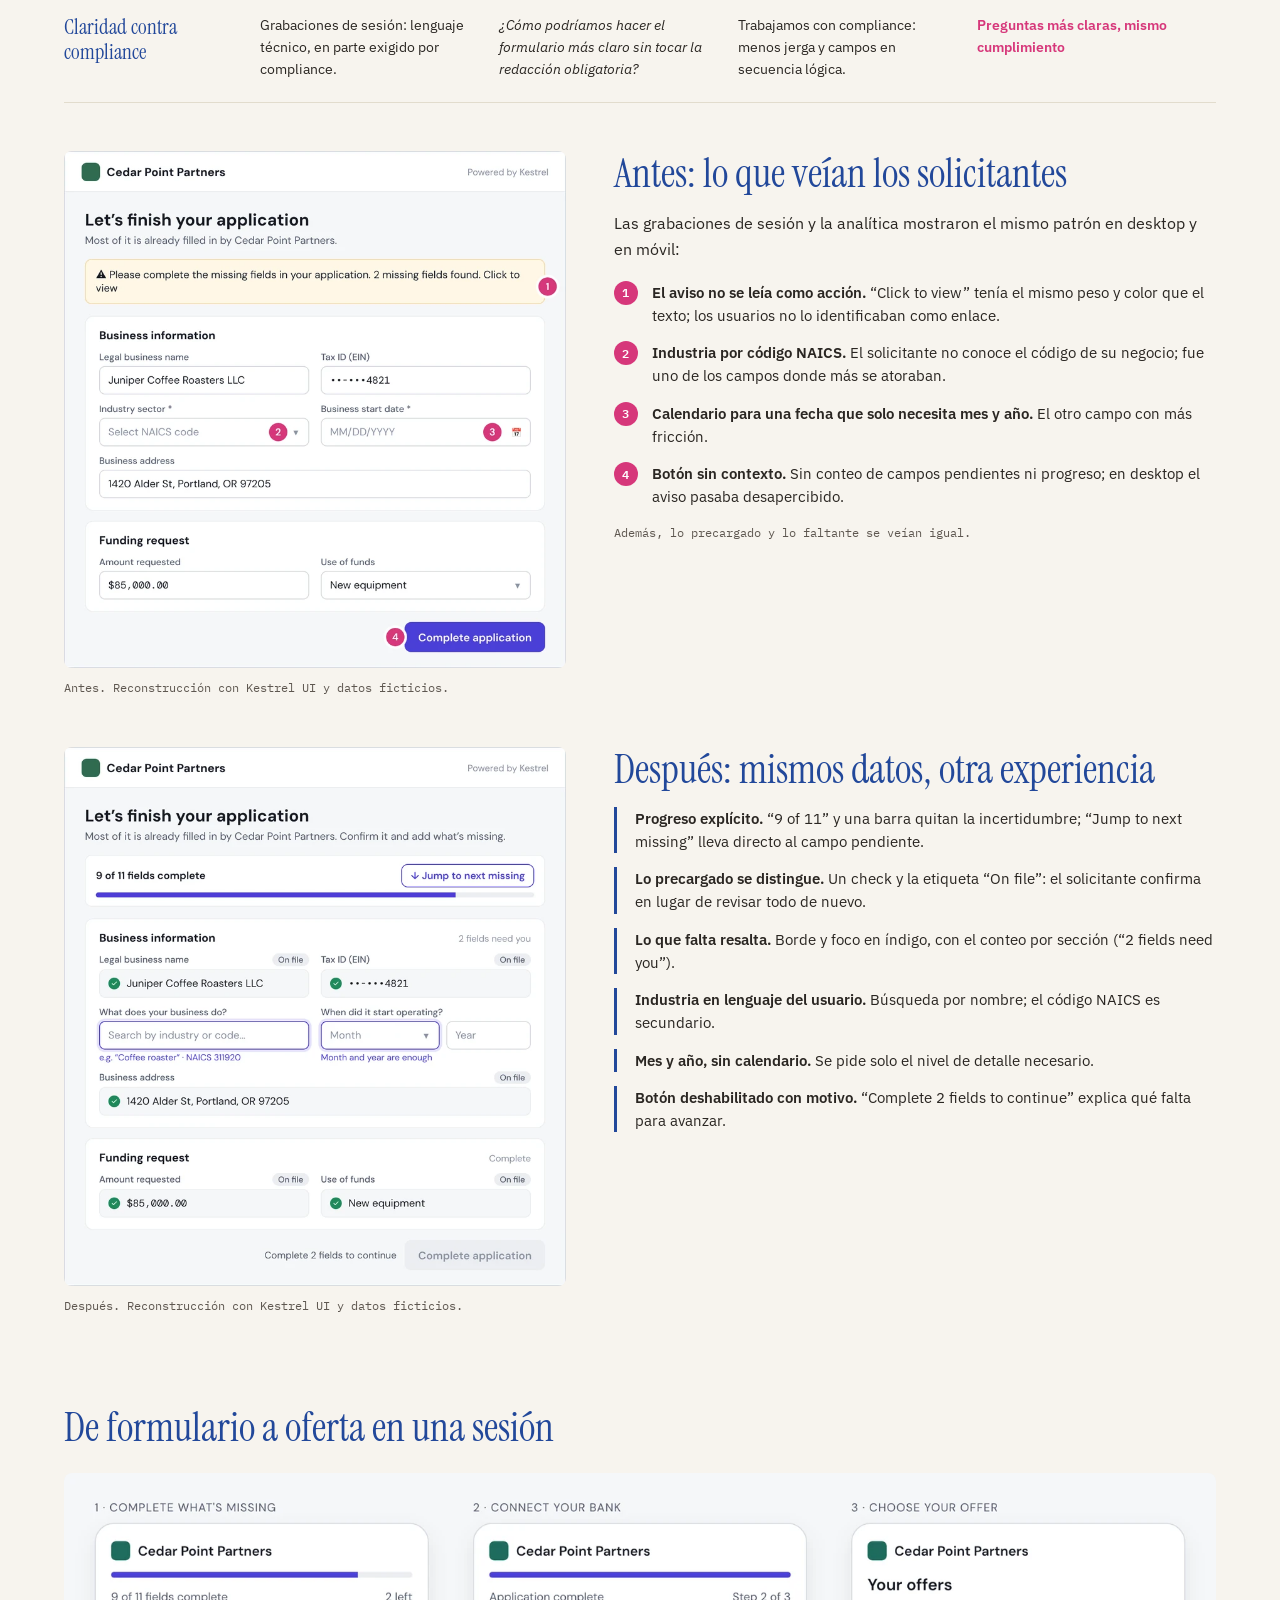
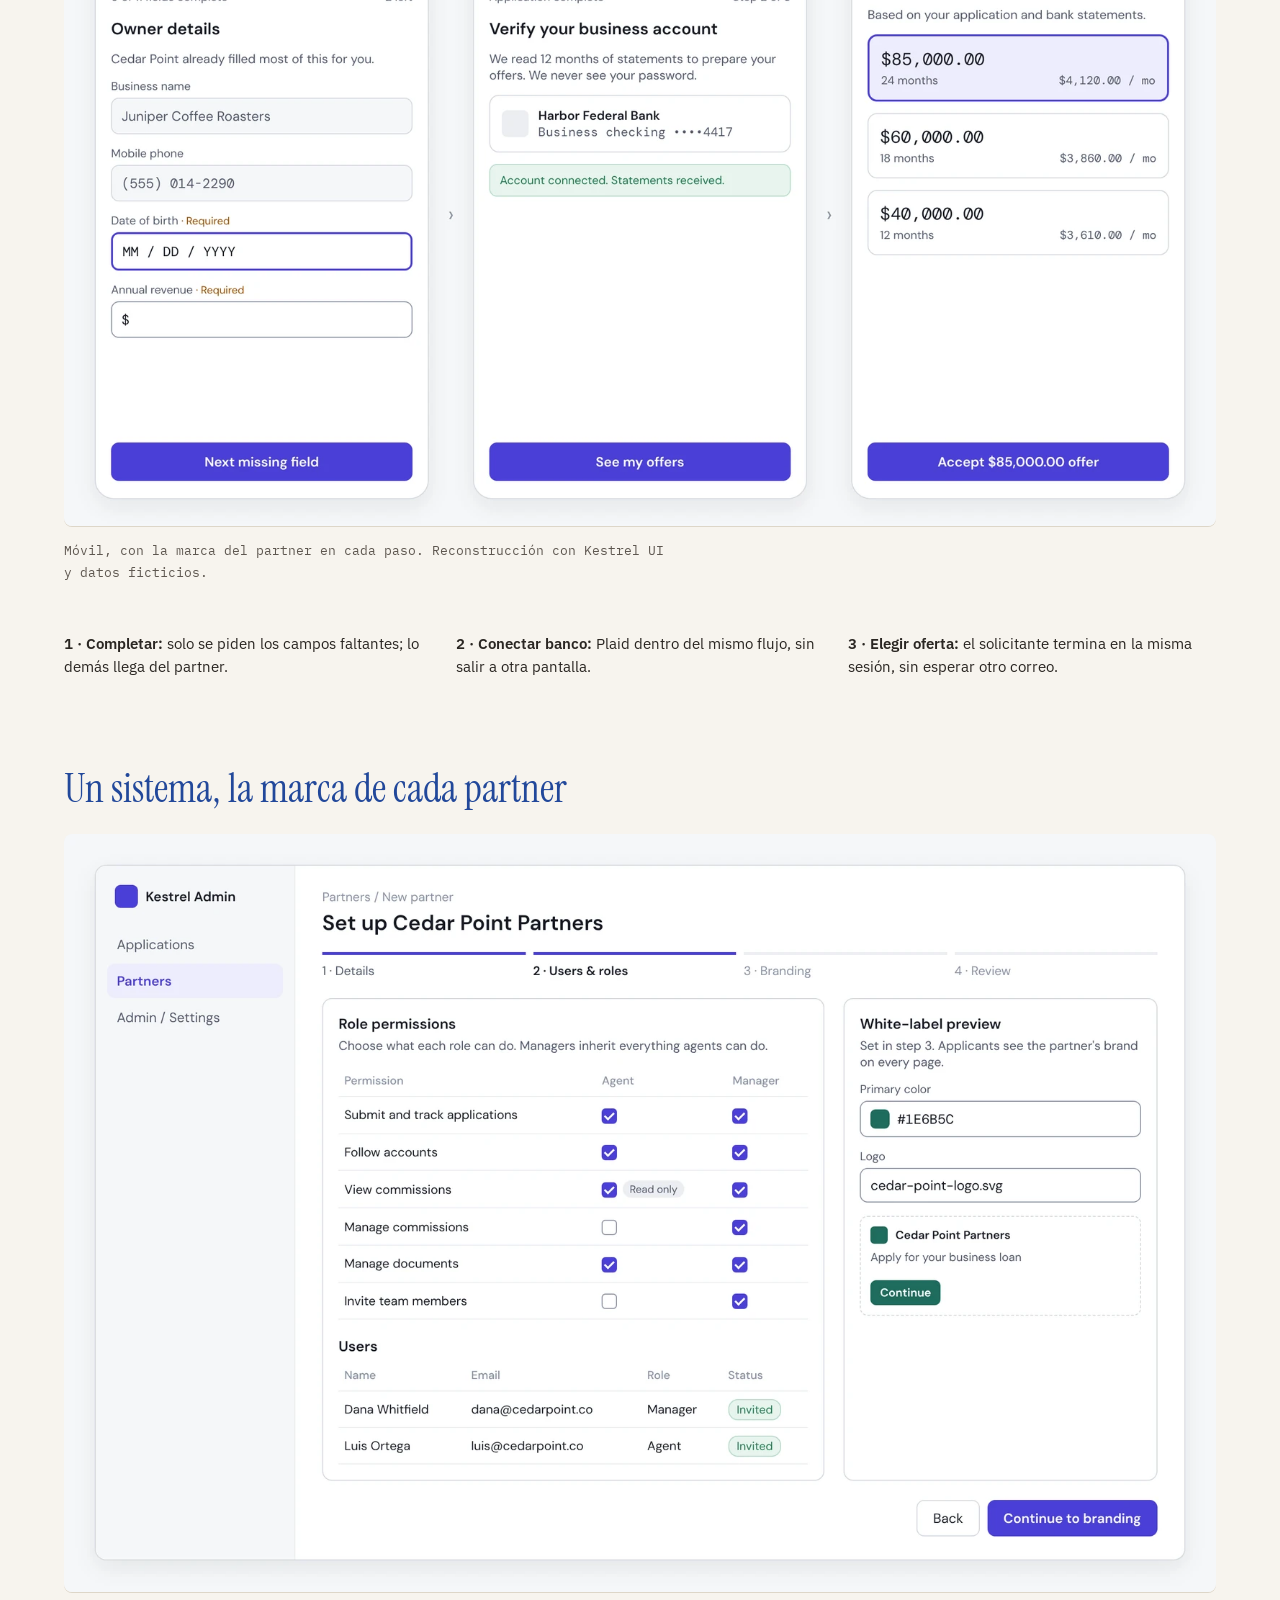
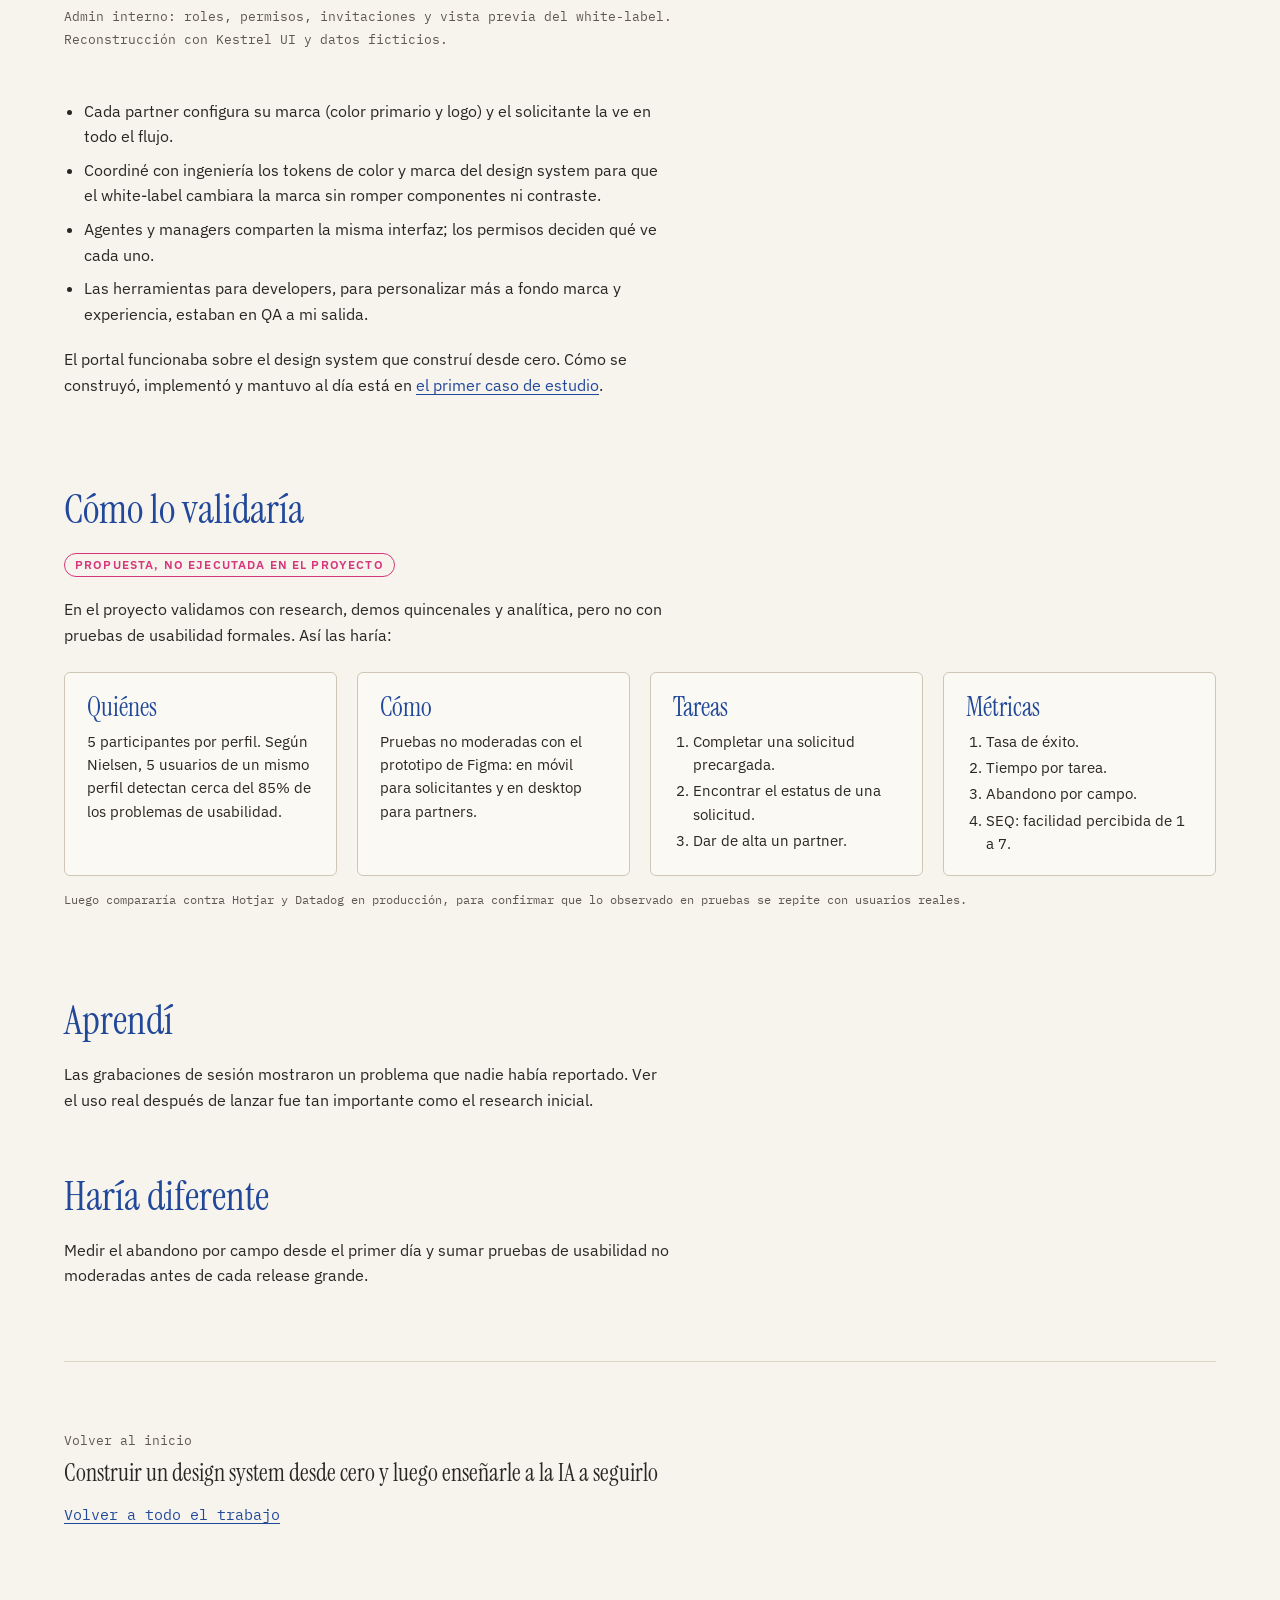
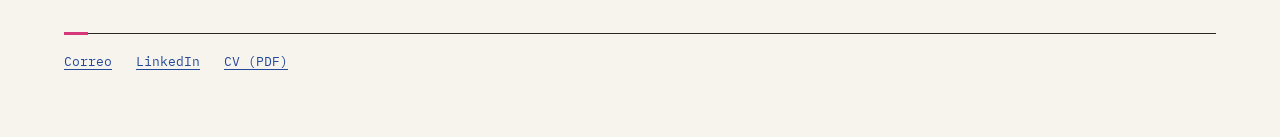
<file: es/case-03.html>
<!doctype html>
<html lang="es">
<head>
<meta charset="utf-8">
<meta name="viewport" content="width=device-width, initial-scale=1">
<title>Un portal para 250+ partners de crédito — Alejandro Sánchez Fernández</title>
<meta name="description" content="Caso de estudio: un portal con roles, un admin interno y un flujo de solicitud rediseñado llevaron el alta de partners de 1–2 días a unas 4 horas y bajaron el abandono del formulario de ~30% a ~17% (aprox.).">
<link rel="canonical" href="https://alejandrosfdesign.github.io/es/case-03.html">
<link rel="alternate" hreflang="en" href="https://alejandrosfdesign.github.io/case-03.html">
<link rel="alternate" hreflang="es" href="https://alejandrosfdesign.github.io/es/case-03.html">
<link rel="alternate" hreflang="x-default" href="https://alejandrosfdesign.github.io/case-03.html">
<meta property="og:type" content="article">
<meta property="og:site_name" content="Alejandro Sánchez Fernández">
<meta property="og:title" content="Un portal para 250+ partners de crédito">
<meta property="og:description" content="Caso de estudio: un portal con roles, un admin interno y un flujo de solicitud rediseñado llevaron el alta de partners de 1–2 días a unas 4 horas y bajaron el abandono del formulario de ~30% a ~17% (aprox.).">
<meta property="og:url" content="https://alejandrosfdesign.github.io/es/case-03.html">
<meta property="og:locale" content="es_MX">
<meta property="og:image" content="https://alejandrosfdesign.github.io/assets/og/og-case-03-es.png">
<meta property="og:image:width" content="1200">
<meta property="og:image:height" content="630">
<meta property="og:image:alt" content="Un portal para 250+ partners de crédito">
<meta name="twitter:card" content="summary_large_image">
<link rel="preconnect" href="https://fonts.googleapis.com">
<link rel="preconnect" href="https://fonts.gstatic.com" crossorigin>
<link rel="stylesheet" href="https://fonts.googleapis.com/css2?family=Instrument+Serif&family=IBM+Plex+Mono:wght@400;500;600&family=IBM+Plex+Sans:wght@400;500;600&display=swap">
<script>document.documentElement.classList.add("js")</script>
<link rel="stylesheet" href="../assets/style.css?v=12">
<link rel="icon" href="../assets/icons/favicon.svg" type="image/svg+xml">
<link rel="icon" href="../assets/icons/favicon-32.png" sizes="32x32" type="image/png">
<link rel="apple-touch-icon" href="../assets/icons/apple-touch-icon.png">
</head>
<body>
<a class="skip" href="#main">Saltar al contenido</a>

<header class="site-head">
  <div class="wrap">
    <a class="site-name" href="index.html">Alejandro Sánchez Fernández</a>
    <nav class="site-nav" aria-label="Principal">
      <a href="index.html#work">Trabajo</a>
      <a href="index.html#about">Sobre mí</a>
      <a href="../cv/Alejandro-Sanchez-Fernandez-CV-ES.pdf">CV (PDF)</a>
      <a href="https://www.linkedin.com/in/alejandrokraken">LinkedIn</a>
      <span class="lang-switch" aria-label="Idioma"><a href="../case-03.html" lang="en" hreflang="en">EN</a><span aria-hidden="true">·</span><a href="case-03.html" lang="es" hreflang="es" aria-current="page">ES</a></span>
    </nav>
  </div>
  <div class="wrap rule" aria-hidden="true" style="margin-top: 20px;"></div>
</header>

<main id="main">
  <section class="case-hero">
    <div class="wrap intro">
      <a class="back" href="index.html#work">Todo el trabajo</a>
      <h1>Un portal para 250+ partners de crédito</h1>
      <p class="lede">Un portal con roles, un admin interno y un flujo de solicitud rediseñado llevaron el alta de partners de 1–2 días a unas 4 horas, y bajaron el abandono del formulario de ~30% a ~17%.</p>
      <dl class="facts">
        <div><dt>Rol</dt><dd>Product design, codirigido con mi compañero de diseño</dd></div>
        <div><dt>Equipo</dt><dd>2 diseñadores, ingeniería, Director de Producto</dd></div>
        <div><dt>Periodo</dt><dd>2023–2025</dd></div>
        <div><dt>Usuarios</dt><dd>250+ partners, entre ellos US Bank y SoFi, y sus solicitantes</dd></div>
      </dl>
      <p class="kestrel-note">Los visuales son reconstrucciones hechas con Kestrel UI, una marca ficticia con datos ficticios. Muestran los principios del trabajo, no las pantallas reales de la empresa.</p>
    </div>
  </section>

  <div class="wrap">
    <figure class="fig">
      <a class="fig-link" href="../assets/img/c3-v1-partner-dashboard.png"><picture><source media="(max-width: 700px)" type="image/webp" srcset="../assets/img/c3-v1-partner-dashboard-m-800.webp 800w, ../assets/img/c3-v1-partner-dashboard-m.webp 1558w" sizes="calc(100vw - 48px)"><source media="(max-width: 700px)" srcset="../assets/img/c3-v1-partner-dashboard-m.png"><img src="../assets/img/c3-v1-partner-dashboard.png" srcset="../assets/img/c3-v1-partner-dashboard-800.webp 800w, ../assets/img/c3-v1-partner-dashboard-1600.webp 1600w, ../assets/img/c3-v1-partner-dashboard.webp 3604w" sizes="(max-width: 1200px) calc(100vw - 48px), 1152px" alt="Dashboard del portal para partners en la vista del manager: navegación de solicitudes, cuentas, comisiones y documentos, tres tarjetas de resumen y una tabla de solicitudes recientes con su estatus." width="3604" height="1500"></picture></a>
      <figcaption>El portal para partners en la vista del manager. Los agentes ven el mismo portal, con las comisiones en solo lectura.</figcaption>
    </figure>

    <section class="block">
      <div class="prose measure">
        <h2>Contexto</h2>
        <p>Quantum Lending Solutions es una fintech de crédito en EE.UU. Otorga préstamos a pequeñas y medianas empresas que le llegan a través de una red de 250+ partners: bancos y fintechs como US Bank y SoFi.</p>
      </div>
      <div class="actors" role="list" aria-label="Quiénes participan">
        <div role="listitem"><span class="l">Partners</span><p>Bancos y fintechs. Sus agentes refieren clientes y su manager supervisa el pipeline y las comisiones.</p></div>
        <div role="listitem"><span class="l">Solicitantes</span><p>Dueños de PyMEs. Reciben una solicitud precargada con la marca de su partner y la completan.</p></div>
        <div role="listitem"><span class="l">Operaciones de Quantum</span><p>Da de alta a cada partner, configura usuarios y marca, y opera los préstamos.</p></div>
      </div>
    </section>

    <section class="block">
      <div class="prose measure">
        <p class="eyebrow">El reto</p>
        <h2 class="challenge">Optimizar el alta y la operación de partners</h2>
        <p>Desde que un partner se integra hasta que sus solicitantes completan la solicitud.</p>
      </div>
      <div class="why">
        <div><h3>Por qué importa a los usuarios</h3><p>Operaciones activa partners sin depender de ingeniería, el partner sigue su pipeline sin correos y el solicitante termina rápido.</p></div>
        <div><h3>Por qué importa al negocio</h3><p>Cada día que tarda un alta es un día sin solicitudes de ese partner, y cada solicitud abandonada es un préstamo que no se otorga.</p></div>
      </div>
      <h3 class="sub-h">Fricciones detectadas</h3>
      <div class="cards">
        <div class="card"><span class="t">Alta lenta</span><p>Dar de alta un partner tomaba 1–2 días y dependía de ingeniería.</p><span class="src">Detectado en: sesiones de definición con operaciones</span></div>
        <div class="card"><span class="t">Seguimiento por correo</span><p>Los partners perseguían el estatus por correo, sin visibilidad de sus comisiones.</p><span class="src">Detectado en: sesiones con partners y operaciones</span></div>
        <div class="card"><span class="t">Abandono ~30%</span><p>Cerca de 3 de cada 10 solicitantes abandonaban el formulario precargado.</p><span class="src">Detectado en: Hotjar y Datadog</span></div>
      </div>
    </section>

    <section class="block">
      <div class="prose measure">
        <h2>Para quién diseñamos</h2>
        <p>Personas y sus jobs to be done, basadas en el research con los tres grupos, documentado en el Confluence de la empresa.</p>
      </div>
      <div class="cards">
        <div class="card persona"><span class="t">Operaciones</span><p class="sub">Agente de operaciones o partnerships de Quantum.</p><blockquote class="jtbd">“Cuando un partner nuevo firma, quiero darlo de alta con sus usuarios, roles y marca en un solo flujo, para que empiece a operar sin depender de ingeniería.”</blockquote><p><b>Frustración:</b> configuración dispersa y errores de permisos que aparecían tarde.</p></div>
        <div class="card persona"><span class="t">Manager del partner</span><p class="sub">Supervisa al equipo de agentes del banco o fintech.</p><blockquote class="jtbd">“Cuando mi equipo envía solicitudes, quiero ver su estatus y mis comisiones en un solo lugar, para dar seguimiento sin perseguir correos.”</blockquote><p><b>Frustración:</b> perseguir el estatus por correo y no ver sus comisiones.</p></div>
        <div class="card persona"><span class="t">Solicitante</span><p class="sub">Dueño de una PyME, a menudo desde el celular.</p><blockquote class="jtbd">“Cuando mi partner ya precargó mi solicitud, quiero ver solo lo que me falta, para terminar rápido y en una sola sesión.”</blockquote><p><b>Frustración:</b> formulario a medio llenar y lenguaje técnico.</p></div>
      </div>
      <p class="fine">Formato JTBD: cuando [situación], quiero [motivación], para [resultado esperado].</p>
    </section>

    <section class="block">
      <div class="prose measure"><h2>Resultados</h2></div>
      <div class="cards four stats">
        <div class="card stat"><span class="t">1–2 days → 4 h</span><p>para dar de alta un partner (aprox.)</p></div>
        <div class="card stat"><span class="t">~30% → ~17%</span><p>abandono del formulario (aprox.)</p></div>
        <div class="card stat"><span class="t">1 portal</span><p>se estandarizó la experiencia para 250+ partners</p></div>
        <div class="card stat"><span class="t">2025</span><p>logro de diseño destacado, según el Director de Producto</p></div>
      </div>
      <div class="why" style="margin-top: 28px;">
        <div><h3>Además</h3><ul class="plain"><li><b>Integración de data:</b> el seguimiento de solicitudes y sus estados se integra en el portal.</li><li><b>Estandarización de datos:</b> menos solicitudes devueltas por datos incompletos.</li><li><b>Agilidad:</b> menos tiempo para completar la solicitud.</li></ul></div>
        <div><h3>Reconocimiento</h3><ul class="plain"><li>Feedback positivo constante de US Bank.</li><li>Reconocimiento al equipo de diseño en las demos quincenales por su trabajo con stakeholders.</li></ul></div>
      </div>
      <p class="fine">Cifras aproximadas, observadas en producción con Hotjar y Datadog; no provienen de un estudio formal.</p>
    </section>

    <div class="prose measure">
      <h2>Mi rol</h2>
      <p>Codiseñé la experiencia con mi compañero de diseño; nos repartimos el trabajo por igual y lo refinamos juntos. Mi parte cubrió el research y las sesiones de definición con los tres grupos, los flujos y la arquitectura de información del admin, el portal y el flujo de solicitud, y el modelo de roles y permisos. Presenté en las demos quincenales, trabajé con compliance en la redacción, usé Hotjar y Datadog para detectar dónde se perdían los solicitantes y revisé cada release como aprobador visual en Chromatic.</p>
    </div>

    <section class="block">
      <div class="prose measure">
        <h2>Por qué atacamos estos retos primero</h2>
        <p>Matriz de Eisenhower adaptada a urgencia × importancia para el negocio.</p>
      </div>
      <div class="diagram" role="figure" aria-label="Matriz de priorización: urgencia por importancia para el negocio">
        <div class="prio">
          <div class="ax-y">Importancia para el negocio →</div>
          <div class="card q now"><span class="lab">Hacer ya</span><p><b>Alta de partners</b> dependía de ingeniería</p><p><b>Formulario abandonado</b> (~30%)</p></div>
          <div class="card q plan"><span class="lab">Planear</span><p><b>Roles y permisos</b> por partner</p><p><b>Claridad vs. compliance</b></p></div>
          <div class="card q"><span class="lab">Resolver rápido</span><p>Pedidos puntuales de partners, atendidos como tickets dentro del portal</p></div>
          <div class="card q"><span class="lab">Después</span><p>Herramientas para developers y personalización avanzada del white-label (en QA a mi salida)</p></div>
          <div></div><div class="ax-x">← Más urgente · Menos urgente →</div>
        </div>
        <div class="criteria"><span><b>Urgencia:</b> cuánto frenaba hoy la operación o perdía solicitudes.</span><span><b>Importancia:</b> impacto en el crecimiento de partners y en solicitudes completadas.</span><span><b>Frecuencia:</b> cuántas veces al día ocurría.</span></div>
      </div>
    </section>

    <section class="block">
      <div class="prose measure"><h2>Retos clave</h2></div>
      <div class="rt-wrap">
        <table class="rt"><caption class="sr-only">Cuatro retos clave a lo largo del doble diamante: descubrir, definir como pregunta HMW, desarrollar y entregar</caption>
          <thead><tr><th scope="col">Reto</th><th scope="col" class="ph-c">Descubrir</th><th scope="col" class="ph-c">Definir · HMW</th><th scope="col" class="ph-m">Desarrollar</th><th scope="col" class="ph-m">Entregar</th></tr></thead>
          <tbody>
            <tr><th scope="row">El alta de partners dependía de ingeniería</th><td data-l="Descubrir">Sesiones con operaciones: configuración dispersa y errores de permisos tardíos.</td><td data-l="Definir · HMW" class="hmw">¿Cómo podríamos lograr que operaciones dé de alta un partner sin depender de ingeniería?</td><td data-l="Desarrollar">Admin interno con flujo guiado: partner, usuarios, roles y marca white-label.</td><td data-l="Entregar" class="out">De 1–2 días a ~4 horas (aprox.)</td></tr>
            <tr><th scope="row">El formulario precargado se abandonaba</th><td data-l="Descubrir">Hotjar y Datadog: no encontraban los pocos campos que solo ellos podían llenar.</td><td data-l="Definir · HMW" class="hmw">¿Cómo podríamos llevar al solicitante directo a lo que le falta?</td><td data-l="Desarrollar">Ir al siguiente campo faltante, progreso visible y flujo único con Plaid.</td><td data-l="Entregar" class="out">Abandono de ~30% a ~17% (aprox.)</td></tr>
            <tr><th scope="row">Un portal, usuarios con permisos distintos</th><td data-l="Descubrir">Sesiones con partners: agentes y managers necesitaban ver cosas distintas.</td><td data-l="Definir · HMW" class="hmw">¿Cómo podríamos servir a ambos roles en un solo portal sin exponer lo que no les toca?</td><td data-l="Desarrollar">Roles: el manager gestiona comisiones; el agente solo las consulta.</td><td data-l="Entregar" class="out">Una experiencia estandarizada para 250+ partners</td></tr>
            <tr><th scope="row">Claridad contra compliance</th><td data-l="Descubrir">Grabaciones de sesión: lenguaje técnico, en parte exigido por compliance.</td><td data-l="Definir · HMW" class="hmw">¿Cómo podríamos hacer el formulario más claro sin tocar la redacción obligatoria?</td><td data-l="Desarrollar">Trabajamos con compliance: menos jerga y campos en secuencia lógica.</td><td data-l="Entregar" class="out">Preguntas más claras, mismo cumplimiento</td></tr>
          </tbody>
        </table>
      </div>
    </section>

    <section class="annotated">
      <figure><a class="fig-link" href="../assets/img/c3-v4-before.png"><img src="../assets/img/c3-v4-before.png" srcset="../assets/img/c3-v4-before-800.webp 800w, ../assets/img/c3-v4-before.webp 1200w" sizes="(max-width: 800px) calc(100vw - 48px), 520px" alt="La solicitud precargada antes del rediseño, con cuatro marcadores numerados: un aviso cuyo enlace Click to view parece texto, un campo de industria que pide el código NAICS, un calendario completo para la fecha de inicio del negocio y un botón Complete application sin conteo de campos pendientes." width="1200" height="1236" loading="lazy"></a><figcaption>Antes. Reconstrucción con Kestrel UI y datos ficticios.</figcaption></figure>
      <div>
        <h2>Antes: lo que veían los solicitantes</h2>
        <p class="intro-p">Las grabaciones de sesión y la analítica mostraron el mismo patrón en desktop y en móvil:</p>
        <ol class="issues">
          <li><b>El aviso no se leía como acción.</b> “Click to view” tenía el mismo peso y color que el texto; los usuarios no lo identificaban como enlace.</li>
          <li><b>Industria por código NAICS.</b> El solicitante no conoce el código de su negocio; fue uno de los campos donde más se atoraban.</li>
          <li><b>Calendario para una fecha que solo necesita mes y año.</b> El otro campo con más fricción.</li>
          <li><b>Botón sin contexto.</b> Sin conteo de campos pendientes ni progreso; en desktop el aviso pasaba desapercibido.</li>
        </ol>
        <p class="fine">Además, lo precargado y lo faltante se veían igual.</p>
      </div>
    </section>

    <section class="annotated">
      <figure><a class="fig-link" href="../assets/img/c3-v5-after.png"><img src="../assets/img/c3-v5-after.png" srcset="../assets/img/c3-v5-after-800.webp 800w, ../assets/img/c3-v5-after.webp 1200w" sizes="(max-width: 800px) calc(100vw - 48px), 520px" alt="La misma solicitud después del rediseño: 9 de 11 campos completos con barra de progreso y botón Jump to next missing, campos precargados marcados On file con un check, dos campos faltantes resaltados con etiquetas en lenguaje simple y un botón deshabilitado que explica Complete 2 fields to continue." width="1200" height="1290" loading="lazy"></a><figcaption>Después. Reconstrucción con Kestrel UI y datos ficticios.</figcaption></figure>
      <div>
        <h2>Después: mismos datos, otra experiencia</h2>
        <ul class="crit">
          <li><b>Progreso explícito.</b> “9 of 11” y una barra quitan la incertidumbre; “Jump to next missing” lleva directo al campo pendiente.</li>
          <li><b>Lo precargado se distingue.</b> Un check y la etiqueta “On file”: el solicitante confirma en lugar de revisar todo de nuevo.</li>
          <li><b>Lo que falta resalta.</b> Borde y foco en índigo, con el conteo por sección (“2 fields need you”).</li>
          <li><b>Industria en lenguaje del usuario.</b> Búsqueda por nombre; el código NAICS es secundario.</li>
          <li><b>Mes y año, sin calendario.</b> Se pide solo el nivel de detalle necesario.</li>
          <li><b>Botón deshabilitado con motivo.</b> “Complete 2 fields to continue” explica qué falta para avanzar.</li>
        </ul>
      </div>
    </section>

    <section class="block">
      <div class="prose measure"><h2>De formulario a oferta en una sesión</h2></div>
      <figure class="fig" style="margin-top: 24px;"><a class="fig-link" href="../assets/img/c3-v6-one-pass.png"><img src="../assets/img/c3-v6-one-pass.png" srcset="../assets/img/c3-v6-one-pass-800.webp 800w, ../assets/img/c3-v6-one-pass-1600.webp 1600w, ../assets/img/c3-v6-one-pass.webp 2400w" sizes="(max-width: 1200px) calc(100vw - 48px), 1152px" alt="Tres pantallas móviles con la marca del partner: completar los dos campos faltantes, conectar una cuenta bancaria del negocio y elegir entre tres ofertas de crédito." width="2400" height="1360" loading="lazy"></a><figcaption>Móvil, con la marca del partner en cada paso. Reconstrucción con Kestrel UI y datos ficticios.</figcaption></figure>
      <div class="steps3">
        <p><b>1 · Completar:</b> solo se piden los campos faltantes; lo demás llega del partner.</p>
        <p><b>2 · Conectar banco:</b> Plaid dentro del mismo flujo, sin salir a otra pantalla.</p>
        <p><b>3 · Elegir oferta:</b> el solicitante termina en la misma sesión, sin esperar otro correo.</p>
      </div>
    </section>

    <section class="block">
      <div class="prose measure"><h2>Un sistema, la marca de cada partner</h2></div>
      <figure class="fig" style="margin-top: 24px;"><a class="fig-link" href="../assets/img/c3-v7-admin.png"><img src="../assets/img/c3-v7-admin.png" srcset="../assets/img/c3-v7-admin-800.webp 800w, ../assets/img/c3-v7-admin-1600.webp 1600w, ../assets/img/c3-v7-admin.webp 2400w" sizes="(max-width: 1200px) calc(100vw - 48px), 1152px" alt="Admin interno dando de alta un partner nuevo: configuración en cuatro pasos, tabla de permisos para los roles de agente y manager, usuarios invitados y vista previa del white-label con el color primario y el logo del partner." width="2400" height="1580" loading="lazy"></a><figcaption>Admin interno: roles, permisos, invitaciones y vista previa del white-label. Reconstrucción con Kestrel UI y datos ficticios.</figcaption></figure>
      <div class="prose measure">
        <ul>
          <li>Cada partner configura su marca (color primario y logo) y el solicitante la ve en todo el flujo.</li>
          <li>Coordiné con ingeniería los tokens de color y marca del design system para que el white-label cambiara la marca sin romper componentes ni contraste.</li>
          <li>Agentes y managers comparten la misma interfaz; los permisos deciden qué ve cada uno.</li>
          <li>Las herramientas para developers, para personalizar más a fondo marca y experiencia, estaban en QA a mi salida.</li>
        </ul>
        <p>El portal funcionaba sobre el design system que construí desde cero. Cómo se construyó, implementó y mantuvo al día está en <a href="case-01.html">el primer caso de estudio</a>.</p>
      </div>
    </section>

    <section class="block">
      <div class="prose measure">
        <h2>Cómo lo validaría</h2>
        <p><span class="proposal">Propuesta, no ejecutada en el proyecto</span></p>
        <p>En el proyecto validamos con research, demos quincenales y analítica, pero no con pruebas de usabilidad formales. Así las haría:</p>
      </div>
      <div class="cards four">
        <div class="card"><span class="t">Quiénes</span><p>5 participantes por perfil. Según Nielsen, 5 usuarios de un mismo perfil detectan cerca del 85% de los problemas de usabilidad.</p></div>
        <div class="card"><span class="t">Cómo</span><p>Pruebas no moderadas con el prototipo de Figma: en móvil para solicitantes y en desktop para partners.</p></div>
        <div class="card"><span class="t">Tareas</span><ol class="nl"><li>Completar una solicitud precargada.</li><li>Encontrar el estatus de una solicitud.</li><li>Dar de alta un partner.</li></ol></div>
        <div class="card"><span class="t">Métricas</span><ol class="nl"><li>Tasa de éxito.</li><li>Tiempo por tarea.</li><li>Abandono por campo.</li><li>SEQ: facilidad percibida de 1 a 7.</li></ol></div>
      </div>
      <p class="fine">Luego compararía contra Hotjar y Datadog en producción, para confirmar que lo observado en pruebas se repite con usuarios reales.</p>
    </section>

    <div class="prose measure">
      <h2>Aprendí</h2>
      <p>Las grabaciones de sesión mostraron un problema que nadie había reportado. Ver el uso real después de lanzar fue tan importante como el research inicial.</p>
      <h2>Haría diferente</h2>
      <p>Medir el abandono por campo desde el primer día y sumar pruebas de usabilidad no moderadas antes de cada release grande.</p>
    </div>

    <section class="next">
      <p class="soon-note">Volver al inicio</p>
      <h3 style="margin-top: 8px;"><a href="case-01.html" style="color: var(--ink); text-decoration: none;">Construir un design system desde cero y luego enseñarle a la IA a seguirlo</a></h3>
      <p style="margin-top: 16px;"><a href="index.html#work">Volver a todo el trabajo</a></p>
    </section>
  </div>
</main>

<footer class="site-foot">
  <div class="wrap">
    <div class="rule" aria-hidden="true"></div>
    <div class="links">
      <a href="mailto:hcakraken@gmail.com">Correo</a>
      <a href="https://www.linkedin.com/in/alejandrokraken">LinkedIn</a>
      <a href="../cv/Alejandro-Sanchez-Fernandez-CV-ES.pdf">CV (PDF)</a>
    </div>
  </div>
</footer>
<script>
(() => {
  if (!('IntersectionObserver' in window) || matchMedia('(prefers-reduced-motion: reduce)').matches) return;
  const sel = '.work-item, .about > *, .fig, .fig-pair, .diagram, .prose, .note, .next, .cards, .rt-wrap, .actors, .why, .annotated';
  const els = [...document.querySelectorAll(sel)].filter(el => !el.parentElement.closest('.fig-pair'));
  els.forEach(el => el.classList.add('reveal'));
  const io = new IntersectionObserver(entries => {
    entries.forEach(e => { if (e.isIntersecting) { e.target.classList.add('is-visible'); io.unobserve(e.target); } });
  }, { threshold: 0.05, rootMargin: '0px 0px -6% 0px' });
  els.forEach(el => io.observe(el));
})();
</script>
</body>
</html>
</file>
<file: assets/style.css>
:root {
  --paper: #f7f4ee;
  --ink: #2a2622;
  --muted: #5e5750;
  --line: #ddd6c8;
  --cobalt: #22489a;
  --magenta: #d6377a;
  --panel: #efeae0;
  --serif: 'Instrument Serif', Georgia, 'Times New Roman', serif;
  --mono: 'IBM Plex Mono', ui-monospace, 'SFMono-Regular', Menlo, Consolas, monospace;
  --sans: 'IBM Plex Sans', system-ui, -apple-system, 'Segoe UI', Roboto, sans-serif;
  --text: 38rem;
  --wide: 72rem;
}

* { box-sizing: border-box; }

html { -webkit-text-size-adjust: 100%; }

body {
  margin: 0;
  background: var(--paper);
  color: var(--ink);
  font-family: var(--mono);
  font-size: 15px;
  line-height: 1.7;
}

img { max-width: 100%; height: auto; display: block; }

a { color: var(--cobalt); text-underline-offset: 3px; text-decoration-thickness: 1px; }
a:hover { text-decoration-thickness: 2px; }
a:focus-visible, button:focus-visible { outline: 2px solid var(--cobalt); outline-offset: 3px; border-radius: 2px; }

.skip { position: absolute; left: -999px; top: 0; background: var(--ink); color: var(--paper); padding: 8px 12px; }
.skip:focus { left: 12px; top: 12px; }

.wrap { width: min(var(--wide), 100% - 48px); margin-inline: auto; }
.measure { max-width: var(--text); }

/* Header */
.site-head { padding-block: 28px; }
.site-head .wrap { display: flex; justify-content: space-between; align-items: baseline; gap: 24px; flex-wrap: wrap; }
.site-name { font-family: var(--serif); font-size: 22px; color: var(--ink); text-decoration: none; }
.site-nav { display: flex; gap: 24px; font-size: 14px; flex-wrap: wrap; }
.site-nav a { color: var(--ink); text-decoration: none; }
.site-nav a:hover { color: var(--cobalt); text-decoration: underline; }

.rule { display: flex; align-items: center; }
.rule::before { content: ''; width: 24px; height: 3px; background: var(--magenta); }
.rule::after { content: ''; flex: 1; height: 1px; background: var(--ink); }

/* Headings */
h1, h2, h3 { font-family: var(--serif); font-weight: 400; line-height: 1.1; margin: 0; text-wrap: balance; }
h1 { font-size: clamp(40px, 6.4vw, 76px); letter-spacing: -0.01em; }
h2 { font-size: clamp(30px, 3.6vw, 40px); color: var(--cobalt); }
h3 { font-size: 24px; }
p { margin: 0; text-wrap: pretty; }

/* Home hero */
.hero { padding-block: 72px 88px; }
.hero h1 { max-width: 18ch; }
.hero .lede { margin-top: 32px; color: var(--muted); max-width: 52ch; }

/* Sections */
.section { padding-block: 64px; }
.section-head { margin-bottom: 32px; }

/* Work list */
.work { display: grid; gap: 0; }
.work-item { display: grid; grid-template-columns: minmax(0, 1fr) minmax(0, 1.1fr); gap: 40px; padding-block: 40px; border-top: 1px solid var(--line); align-items: center; }
.work-item:last-child { border-bottom: 1px solid var(--line); }
.work-item h3 a { color: var(--ink); text-decoration: none; }
.work-item h3 a:hover { color: var(--cobalt); }
.work-item .meta { margin-top: 12px; font-size: 13px; color: var(--muted); }
.work-item .summary { margin-top: 16px; }
.work-item .go { display: inline-block; margin-top: 20px; font-size: 14px; }
.work-item figure { margin: 0; }
.work-item img { border-radius: 6px; }
.work-item.soon { grid-template-columns: 1fr; }
.work-item.soon h3 { color: var(--muted); }
.soon-note { margin-top: 12px; font-size: 13px; color: var(--muted); }

/* About */
.about { display: grid; grid-template-columns: minmax(0, 1fr) minmax(0, 2fr); gap: 40px; }
.about dl { margin: 0; display: grid; gap: 16px; font-size: 14px; }
.about dt { color: var(--muted); }
.about dd { margin: 0; }
.about .body { display: grid; gap: 20px; }

/* Footer */
.site-foot { padding-block: 48px 64px; font-size: 13px; color: var(--muted); }
.site-foot .wrap { display: grid; gap: 16px; }
.site-foot .links { display: flex; gap: 24px; flex-wrap: wrap; }

/* Case study */
.case-hero { padding-block: 56px 40px; }
.case-hero .back { font-size: 14px; }
.case-hero h1 { margin-top: 32px; font-size: clamp(38px, 5.4vw, 64px); max-width: 20ch; }
.case-hero .lede { margin-top: 28px; font-size: 17px; max-width: 56ch; }
.facts { margin-top: 40px; display: grid; grid-template-columns: repeat(4, minmax(0, 1fr)); gap: 24px; font-size: 14px; }
.facts dt { color: var(--muted); }
.facts dd { margin: 4px 0 0; }

.fig { margin: 48px auto; }
.fig img { border-radius: 8px; box-shadow: 0 1px 0 var(--line); }
.fig figcaption { margin-top: 14px; font-size: 13px; color: var(--muted); max-width: var(--text); }
.fig-pair { display: grid; grid-template-columns: repeat(2, minmax(0, 1fr)); gap: 24px; }

.prose { display: grid; gap: 20px; }
.prose h2 { margin-top: 40px; }
.prose h3 { margin-top: 12px; }
.prose ul { margin: 0; padding-left: 20px; display: grid; gap: 8px; }

.decisions { display: grid; gap: 28px; margin-top: 8px; }
.decision h3 { font-size: 22px; }
.decision p { margin-top: 8px; }

.note { margin-top: 56px; padding: 20px 24px; background: var(--panel); border-radius: 6px; font-size: 13px; color: var(--muted); }

/* Diagrams */
.diagram { margin: 48px 0; padding: 32px; background: #fff; border: 1px solid var(--line); border-radius: 8px; }
.diagram .title { font-family: var(--serif); font-size: 22px; margin-bottom: 24px; }
.flow { display: flex; align-items: stretch; gap: 12px; flex-wrap: nowrap; overflow-x: auto; list-style: none; margin: 0; padding: 0 0 6px; }
.flow .step { white-space: nowrap; }
.flow li { display: flex; align-items: center; gap: 12px; }
.flow li + li::before { content: ''; width: 20px; height: 1px; background: var(--muted); }
.step { padding: 12px 16px; border: 1px solid var(--line); border-radius: 6px; background: var(--paper); font-size: 14px; line-height: 1.4; }
.step small { display: block; color: var(--muted); font-size: 12px; margin-top: 4px; }
.step.gate { border-color: var(--cobalt); box-shadow: inset 3px 0 0 var(--cobalt); }
.step.ai { background: #e9edf7; border-color: #b9c6e4; }
.row-label { font-size: 13px; color: var(--muted); margin: 20px 0 10px; }
.row-label:first-of-type { margin-top: 0; }
.legend { margin-top: 20px; font-size: 12px; color: var(--muted); display: flex; gap: 20px; flex-wrap: wrap; }
.legend span::before { content: ''; display: inline-block; width: 10px; height: 10px; border-radius: 2px; margin-right: 8px; vertical-align: -1px; }
.legend .l-ai::before { background: #e9edf7; border: 1px solid #b9c6e4; }
.legend .l-gate::before { background: var(--paper); border: 1px solid var(--cobalt); }

.next { padding-block: 56px; border-top: 1px solid var(--line); margin-top: 72px; }

@media (max-width: 800px) {
  body { font-size: 14px; }
  .work-item, .about { grid-template-columns: 1fr; gap: 24px; }
  .facts { grid-template-columns: repeat(2, minmax(0, 1fr)); }
  .fig-pair { grid-template-columns: 1fr; }
  .diagram { padding: 20px; }
  .flow { flex-direction: column; align-items: stretch; overflow-x: visible; }
  .flow .step { white-space: normal; }
  .flow li { flex-direction: column; align-items: stretch; gap: 8px; }
  .flow li + li::before { width: 1px; height: 12px; margin-left: 20px; }
}

@media (prefers-reduced-motion: reduce) { * { scroll-behavior: auto !important; } }

/* Role matrix */
.matrix-wrap { overflow-x: auto; }
.matrix { width: 100%; border-collapse: collapse; font-size: 14px; min-width: 560px; }
.matrix th, .matrix td { text-align: left; padding: 12px 14px; border-bottom: 1px solid var(--line); vertical-align: top; }
.matrix thead th { font-weight: 500; color: var(--muted); font-size: 13px; }
.matrix tbody th { font-weight: 600; }
.matrix td.yes { color: var(--ink); }
.matrix td.no { color: var(--muted); }
.matrix small { display: block; color: var(--muted); font-size: 12px; margin-top: 2px; }
.fig-narrow img { max-width: min(760px, 100%); margin-inline: auto; }
.fig-narrow figcaption { margin-inline: auto; max-width: 760px; }

/* ---------- Motion (1: intro, 3: scroll reveal, 5: card hover) ---------- */
.work-item figure { overflow: hidden; border-radius: 6px; }
.work-item h3 a { transition: color .2s ease; }

@media (prefers-reduced-motion: no-preference) {
  /* 1. Intro: page heading elements rise in sequence */
  .js .intro > * { transform: translateY(12px); animation: rise .6s cubic-bezier(.2,.7,.2,1) forwards; }
  .js .intro > *:nth-child(1) { animation-delay: .05s; }
  .js .intro > *:nth-child(2) { animation-delay: .13s; }
  .js .intro > *:nth-child(3) { animation-delay: .21s; }
  .js .intro > *:nth-child(4) { animation-delay: .29s; }

  /* 3. Scroll reveal: added by JS only, so content stays visible without it */
  .reveal { transform: translateY(16px); transition: transform .6s cubic-bezier(.2,.7,.2,1); }
  .reveal.is-visible { opacity: 1; transform: none; }

  /* 5. Case cards: subtle image zoom on hover */
  .work-item figure img { transition: transform .45s cubic-bezier(.2,.7,.2,1); }
}

@media (hover: hover) {
  .work-item:hover h3 a { color: var(--cobalt); }
}
@media (hover: hover) and (prefers-reduced-motion: no-preference) {
  .work-item:hover figure img { transform: scale(1.02); }
}

@keyframes rise { to { transform: none; } }

/* ---------- Motion (2: rule draw, 4: diagram sequence, 6: page transitions) ---------- */
@media (prefers-reduced-motion: no-preference) {
  /* 2. Signature rule: the magenta tick appears, then the line draws left to right */
  .js .site-head .rule::before { transform: scaleX(0); transform-origin: left; animation: draw .3s cubic-bezier(.2,.7,.2,1) .05s forwards; }
  .js .site-head .rule::after { transform: scaleX(0); transform-origin: left; animation: draw .9s cubic-bezier(.2,.7,.2,1) .2s forwards; }

  /* 4. Diagrams: steps and table rows appear in order once the diagram is in view */
  .reveal .flow > li,
  .reveal .matrix tbody tr { transform: translateY(8px); transition: transform .45s cubic-bezier(.2,.7,.2,1); transition-delay: calc(var(--i, 0) * 80ms + 200ms); }
  .reveal.is-visible .flow > li,
  .reveal.is-visible .matrix tbody tr { opacity: 1; transform: none; }

  /* 6. Cross-page transitions (Chrome/Edge); other browsers simply navigate normally */
  @view-transition { navigation: auto; }
  ::view-transition-old(root), ::view-transition-new(root) { animation-duration: .3s; animation-timing-function: ease; }
}

@keyframes draw { to { transform: scaleX(1); } }

/* Blueprint grid + spec motif (shared with LinkedIn banner) */
.hero { position: relative; isolation: isolate; }
.hero::before {
  content: ''; position: absolute; inset: 0; z-index: -1; pointer-events: none;
  background-image:
    linear-gradient(to right, rgba(42, 38, 34, 0.06) 1px, transparent 1px),
    linear-gradient(to bottom, rgba(42, 38, 34, 0.06) 1px, transparent 1px);
  background-size: 24px 24px;
  background-position: center top;
  -webkit-mask-image: linear-gradient(to bottom, #000 40%, transparent);
          mask-image: linear-gradient(to bottom, #000 40%, transparent);
}
.hero .intro { position: relative; }
.hero-spec {
  position: absolute; right: 0; top: 50%; transform: translateY(-50%);
  width: clamp(220px, 26vw, 320px); height: auto;
  color: var(--cobalt); opacity: 0.55;
}
.hero-spec text { font-family: var(--mono); font-size: 11px; fill: var(--muted); }
.hero-spec .spec-accent { fill: var(--magenta); }
.hero-spec .spec-fill { fill: var(--cobalt); opacity: 0.35; }
@media (max-width: 960px) { .hero-spec { display: none; } }

/* Wider hero copy, leaving room for the spec motif on desktop */
@media (min-width: 961px) {
  .hero h1 { max-width: calc(100% - clamp(220px, 26vw, 320px) - 48px); font-size: clamp(40px, 6.2vw, 72px); }
  .hero .lede { max-width: min(60ch, 100% - clamp(220px, 26vw, 320px) - 48px); }
}

/* Hero spec: trace-in animation */
@media (prefers-reduced-motion: no-preference) {
  .hero-spec .draw { stroke-dasharray: 1; stroke-dashoffset: 1;
    animation: spec-draw var(--t, .6s) cubic-bezier(.65,0,.35,1) var(--d, 0s) forwards; }
  .hero-spec .pop  { transform-box: fill-box; transform-origin: center; transform: scale(0);
    animation: spec-pop .35s cubic-bezier(.34,1.56,.64,1) var(--d, 0s) forwards; }
  .hero-spec .grow { transform-box: fill-box; transform-origin: left center; transform: scaleX(0);
    animation: spec-grow .6s cubic-bezier(.65,0,.35,1) var(--d, 0s) forwards; }
  .hero-spec .fade { opacity: 0; animation: spec-fade .4s ease-out var(--d, 0s) forwards; }
}
@keyframes spec-draw { to { stroke-dashoffset: 0; } }
@keyframes spec-pop  { to { transform: scale(1); } }
@keyframes spec-grow { to { transform: scaleX(1); } }
@keyframes spec-fade { to { opacity: 1; } }

/* Keep the spec vertically centered on the text: exclude it from the intro rise animation (its transform overrode translateY(-50%)) */
.js .intro > .hero-spec { opacity: 1; transform: translateY(-50%); animation: none; }

/* Content is readable at rest: motion only moves things, it never hides them */

/* Kestrel disclosure, shown with the case facts */
.kestrel-note { margin-top: 24px; max-width: 64ch; font-size: 13px; color: var(--muted); padding-left: 12px; border-left: 3px solid var(--magenta); }

/* Responsive images and tap-to-enlarge figures */
picture { display: block; }
.fig-link { display: block; border-radius: 8px; }
.fig-link:focus-visible { outline-offset: 4px; }
@media (hover: hover) { .fig-link { cursor: zoom-in; } }

/* Running text in Plex Sans for long-form reading; Plex Mono stays on nav, facts, captions, dates and labels */
.lede, .prose p, .prose li, .decision p, .work-item .summary, .about .body > p {
  font-family: var(--sans); font-size: 16px; line-height: 1.6;
}
.case-hero .lede { font-size: 18px; }

/* ---------- Case study patterns (shared by all three cases) ---------- */
.block { margin: 48px 0; }
.block > .prose + * { margin-top: 24px; }
.cards { display: grid; grid-template-columns: repeat(3, minmax(0, 1fr)); gap: 20px; }
.cards.four { grid-template-columns: repeat(4, minmax(0, 1fr)); }
.card { padding: 20px 22px; border: 1px solid #cfc7b5; border-radius: 6px; background: #fbf9f4; font-family: var(--sans); font-size: 15px; line-height: 1.55; display: grid; gap: 8px; align-content: start; }
.card .t { font-family: var(--serif); font-size: 26px; line-height: 1.1; color: var(--cobalt); white-space: nowrap; }
.card .src, .card .k { font-family: var(--mono); font-size: 12px; color: var(--muted); }
.card b { font-weight: 600; }
.stat .t { font-size: 30px; }
.fine { margin-top: 14px; font-size: 12px; color: var(--muted); }

/* Prioritization matrix (urgency x importance) */
.prio { display: grid; grid-template-columns: 24px repeat(2, minmax(0, 1fr)); grid-template-rows: auto auto 22px; gap: 10px; }
.prio .ax-y { grid-row: 1 / 3; writing-mode: vertical-rl; transform: rotate(180deg); text-align: center; font-size: 11px; letter-spacing: .1em; text-transform: uppercase; color: var(--muted); }
.prio .ax-x { grid-column: 2 / 4; text-align: center; font-size: 11px; letter-spacing: .1em; text-transform: uppercase; color: var(--muted); }
.prio .q { min-height: 120px; }
.prio .q .lab { font-family: var(--mono); font-size: 11.5px; letter-spacing: .12em; text-transform: uppercase; font-weight: 600; color: var(--muted); }
.prio .q.now { background: #fbe7ef; border-color: #e9b5c9; }
.prio .q.now .lab { color: var(--magenta); }
.prio .q.plan { background: #e8eef9; border-color: #b8c7e6; }
.prio .q.plan .lab { color: var(--cobalt); }
.criteria { margin-top: 20px; font-size: 13px; color: var(--muted); display: grid; gap: 4px; }

/* Screen + annotations side by side (before / after) */
.annotated { display: grid; grid-template-columns: minmax(0, 5fr) minmax(0, 6fr); gap: 48px; align-items: start; margin: 48px 0; }
.annotated figure { margin: 0; }
.annotated figure img { border-radius: 8px; }
.annotated figcaption { margin-top: 10px; font-size: 12px; color: var(--muted); }
.annotated h2 { margin-bottom: 16px; }
.annotated .intro-p { font-family: var(--sans); font-size: 16px; line-height: 1.6; margin-bottom: 18px; }
.issues, .crit { margin: 0; padding: 0; list-style: none; display: grid; gap: 14px; font-family: var(--sans); font-size: 15px; line-height: 1.55; }
.issues { counter-reset: i; }
.issues li { counter-increment: i; position: relative; padding-left: 38px; }
.issues li::before { content: counter(i); position: absolute; left: 0; top: 0; width: 24px; height: 24px; border-radius: 50%; background: var(--magenta); color: #fff; font-family: var(--mono); font-size: 12px; font-weight: 600; display: flex; align-items: center; justify-content: center; }
.crit li { padding-left: 18px; border-left: 3px solid var(--cobalt); }
.issues b, .crit b { font-weight: 600; }
.steps3 { display: grid; grid-template-columns: repeat(3, minmax(0, 1fr)); gap: 24px; margin-top: 20px; font-family: var(--sans); font-size: 15px; line-height: 1.55; }
.steps3 b { font-weight: 600; }
.proposal { display: inline-block; font-size: 11.5px; letter-spacing: .1em; text-transform: uppercase; font-weight: 600; color: var(--magenta); border: 1px solid var(--magenta); border-radius: 12px; padding: 2px 10px; }

@media (max-width: 800px) {
  .cards, .cards.four { grid-template-columns: 1fr; }
  .cards.four.stats { grid-template-columns: repeat(2, minmax(0, 1fr)); }
  .card .t { white-space: normal; }
  .stat .t { font-size: 24px; }
  .annotated { grid-template-columns: 1fr; gap: 24px; }
  .annotated > div { order: -1; }
  .steps3 { grid-template-columns: 1fr; gap: 12px; }
  .prio { grid-template-columns: 20px repeat(2, minmax(0, 1fr)); gap: 8px; }
  .prio .q { min-height: 0; padding: 14px; font-size: 14px; }
}
.step.agent { background: #fbe7ef; border-color: #e9b5c9; }
.legend .l-agent::before { background: #fbe7ef; border: 1px solid #e9b5c9; }
.flow.cycle > li { flex: 1 1 0; min-width: 0; }
.flow.cycle .step { white-space: normal; flex: 1; align-self: stretch; }
/* Flows that must fit the column on desktop: steps shrink and wrap instead of scrolling */
@media (min-width: 701px) {
  .flow.fit > li { flex: 0 1 auto; min-width: 0; }
  .flow.fit > li::before { flex: 0 0 20px; }
  .flow.fit .step { white-space: normal; align-self: stretch; }
}
.card .lab { font-family: var(--mono); font-size: 11.5px; letter-spacing: .12em; text-transform: uppercase; font-weight: 600; color: var(--muted); }
.card.first { background: #fbe7ef; border-color: #e9b5c9; }
.card.first .lab { color: var(--magenta); }
@media (max-width: 800px) { .cards[style] { grid-template-columns: 1fr !important; } }

/* ---------- Second round: context, challenge, JTBD, challenge table ---------- */
.sr-only { position: absolute; width: 1px; height: 1px; padding: 0; margin: -1px; overflow: hidden; clip: rect(0 0 0 0); white-space: nowrap; border: 0; }
.eyebrow { font-family: var(--mono); font-size: 12px; letter-spacing: .14em; text-transform: uppercase; color: var(--muted); margin: 0 0 8px; }
.prose h2.challenge { margin-top: 0; }
.actors { display: grid; grid-template-columns: repeat(3, minmax(0, 1fr)); border-top: 1px solid var(--ink); margin-top: 24px; }
.actors > div { padding: 18px 28px 0 0; font-family: var(--sans); font-size: 15px; line-height: 1.55; }
.actors > div + div { padding-left: 28px; border-left: 1px solid #d9d1c0; }
.actors .l { display: block; font-family: var(--serif); font-size: 26px; line-height: 1.1; color: var(--cobalt); margin-bottom: 8px; }
.why { display: grid; grid-template-columns: repeat(2, minmax(0, 1fr)); gap: 32px; margin: 24px 0 32px; font-family: var(--sans); font-size: 15px; line-height: 1.55; }
.why h3, .sub-h { font-family: var(--mono); font-size: 13px; font-weight: 600; margin: 0 0 8px; }
.sub-h { margin-bottom: 14px; }
.plain { margin: 0; padding-left: 18px; display: grid; gap: 8px; }
.plain b { font-weight: 600; }
.card.persona { padding: 24px 26px; gap: 0; }
.card.persona .t { margin-bottom: 4px; }
.card.persona .sub { color: var(--muted); margin: 0 0 18px; }
.jtbd { margin: 0 0 18px; padding: 2px 0 2px 14px; border-left: 2px solid var(--magenta); font-style: italic; color: #3d3832; line-height: 1.6; }
.nl { margin: 0; padding-left: 20px; display: grid; gap: 3px; }
.rt-wrap { margin-top: 24px; }
.rt { width: 100%; border-collapse: collapse; table-layout: fixed; font-family: var(--sans); font-size: 14px; line-height: 1.55; }
.rt thead th { text-align: left; font-family: var(--mono); font-size: 11px; letter-spacing: .1em; text-transform: uppercase; font-weight: 600; color: var(--muted); padding: 10px 16px 10px 0; border-top: 4px solid transparent; border-bottom: 1px solid var(--ink); }
.rt thead th:first-child { width: 17%; }
.rt thead th.ph-c { border-top-color: var(--cobalt); color: var(--cobalt); }
.rt thead th.ph-m { border-top-color: var(--magenta); color: var(--magenta); }
.rt tbody th, .rt tbody td { vertical-align: top; text-align: left; padding: 22px 16px 22px 0; border-bottom: 1px solid #e2dccd; }
.rt tbody th { font-family: var(--serif); font-weight: 400; font-size: 21px; line-height: 1.15; color: var(--cobalt); }
.rt .hmw { font-style: italic; }
.rt .out { font-weight: 600; color: var(--magenta); }
@media (max-width: 800px) {
  .actors { grid-template-columns: 1fr; }
  .actors > div { padding: 16px 0; }
  .actors > div + div { padding-left: 0; border-left: 0; border-top: 1px solid #d9d1c0; }
  .why { grid-template-columns: 1fr; gap: 20px; }
  .rt, .rt tbody, .rt tr, .rt th, .rt td { display: block; width: 100%; }
  .rt thead { position: absolute; width: 1px; height: 1px; overflow: hidden; clip: rect(0 0 0 0); }
  .rt tbody tr { border-top: 1px solid var(--ink); padding: 18px 0 6px; }
  .rt tbody th { padding: 0 0 12px; border: 0; }
  .rt tbody td { padding: 10px 0 10px 14px; border: 0; border-left: 3px solid var(--cobalt); margin-bottom: 10px; }
  .rt tbody td:nth-of-type(n+3) { border-left-color: var(--magenta); }
  .rt tbody td::before { content: attr(data-l); display: block; font-family: var(--mono); font-style: normal; font-weight: 600; font-size: 11px; letter-spacing: .1em; text-transform: uppercase; color: var(--muted); margin-bottom: 2px; }
}
.measure h2.challenge { width: max-content; max-width: calc(100vw - 48px); }

/* Language switcher */
.lang-switch { display: inline-flex; align-items: baseline; gap: 6px; font-family: var(--mono); font-size: 13px; letter-spacing: .06em; }
.lang-switch a { color: var(--muted); text-decoration: none; padding: 2px 0; }
.lang-switch span { color: var(--muted); }
.lang-switch a[aria-current="page"] { color: var(--ink); font-weight: 600; border-bottom: 2px solid var(--magenta); }
.lang-switch a:not([aria-current]):hover { color: var(--cobalt); text-decoration: underline; }
@media (max-width: 700px) {
  .site-head .wrap:first-child { position: relative; }
  .site-head .lang-switch { position: absolute; top: 4px; right: 0; }
  .site-nav { gap: 18px; }
}
</file>
